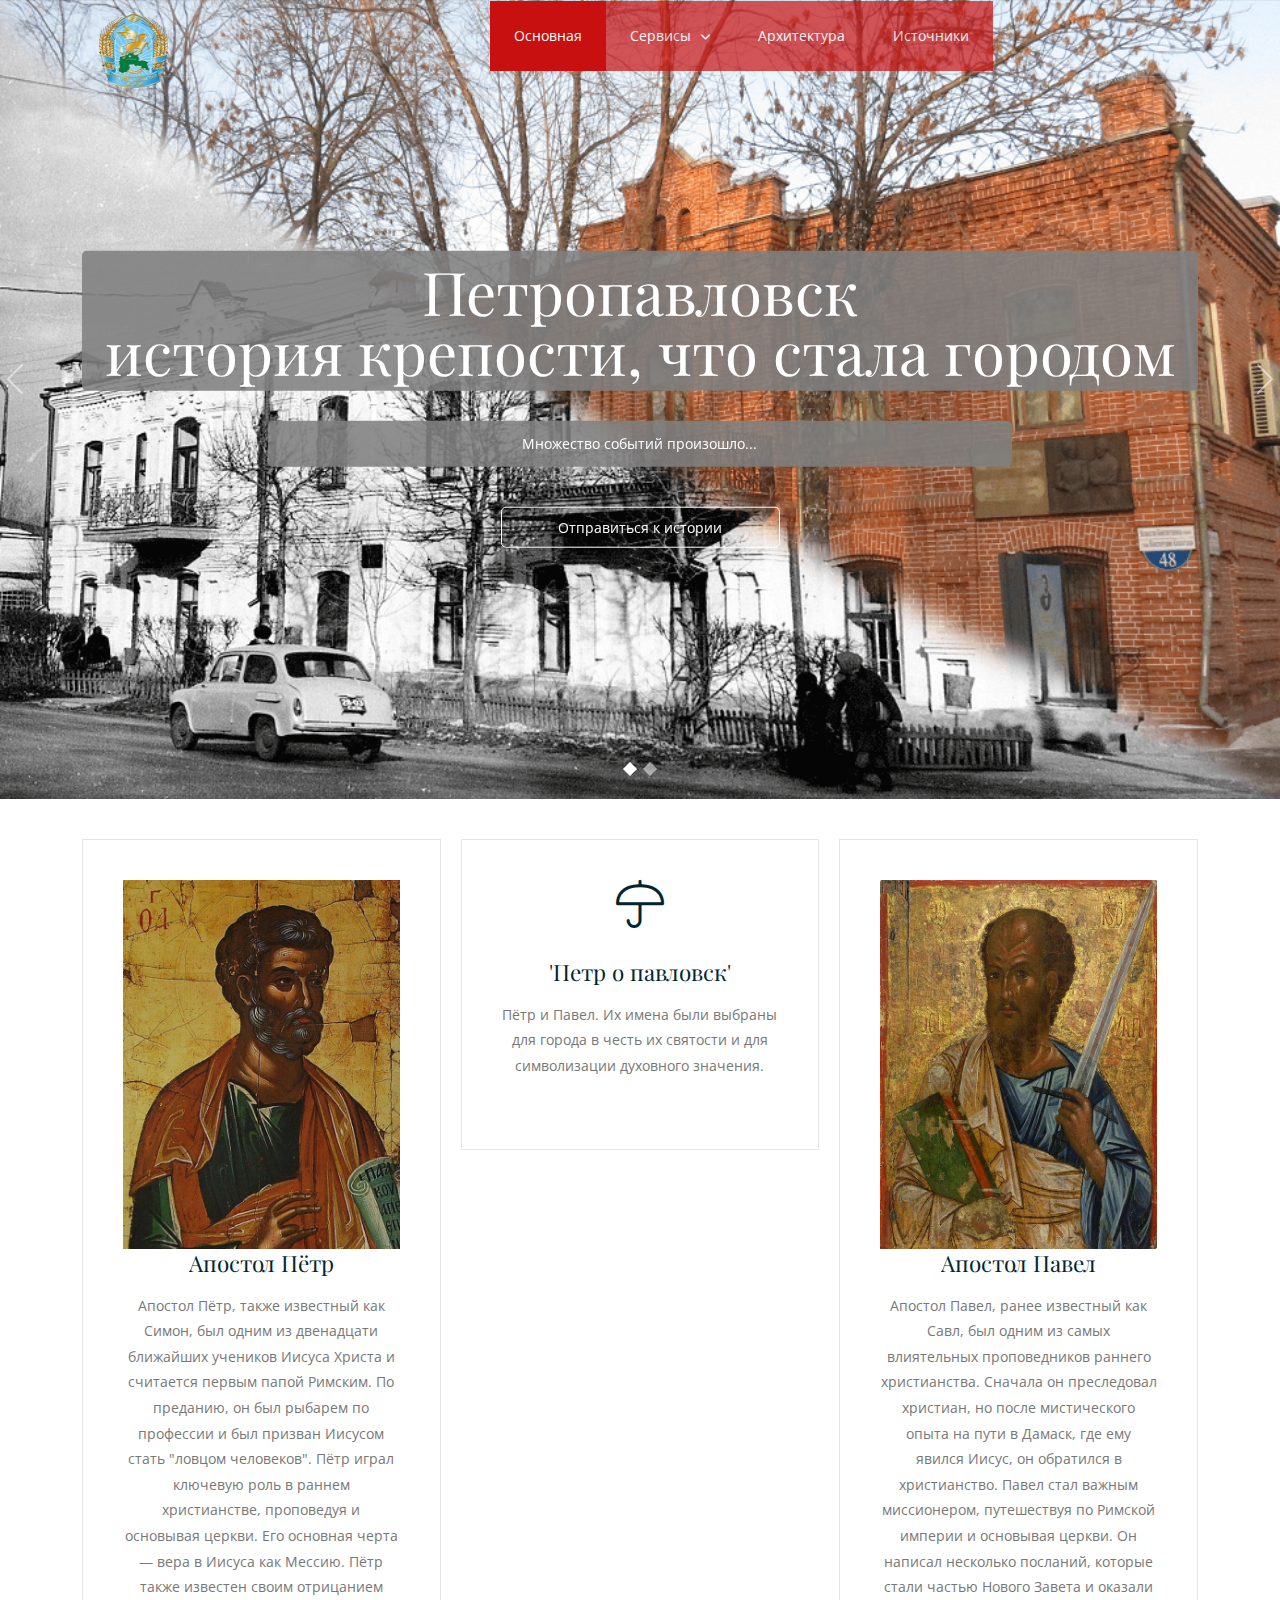
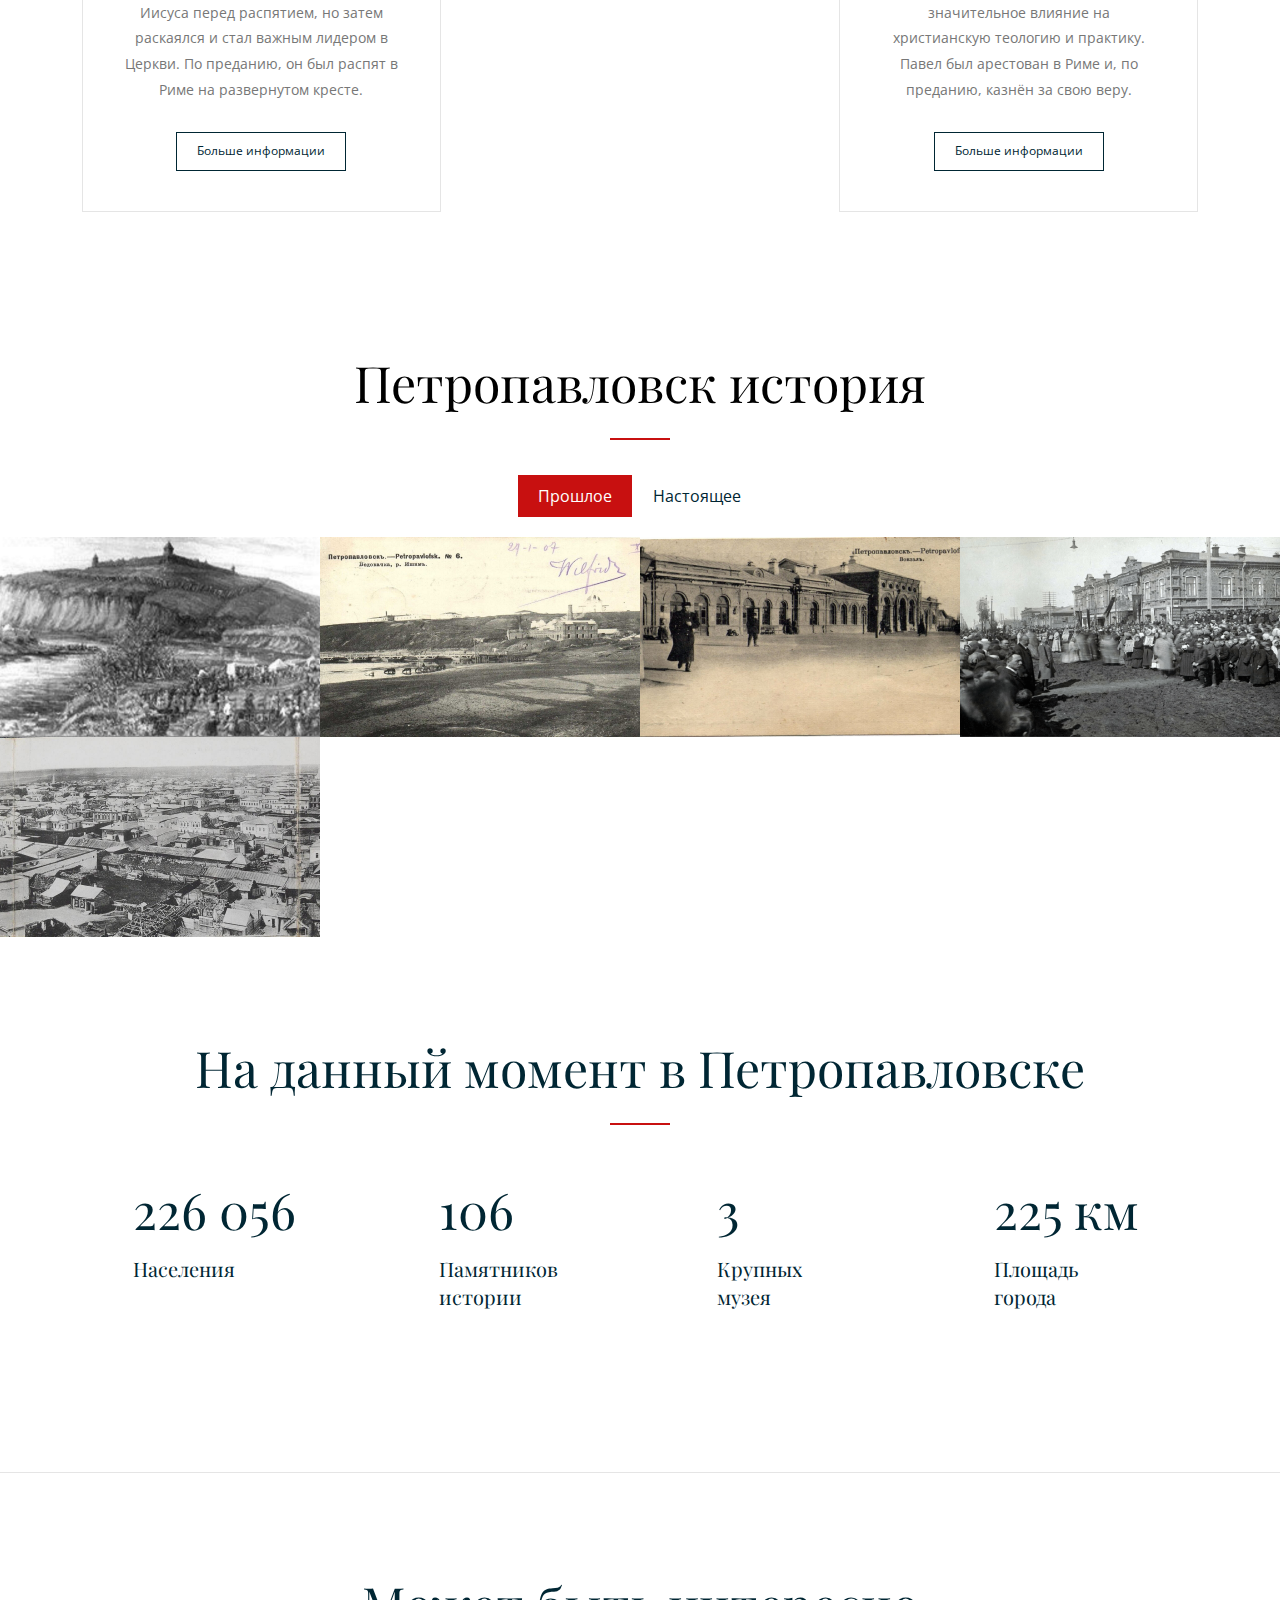
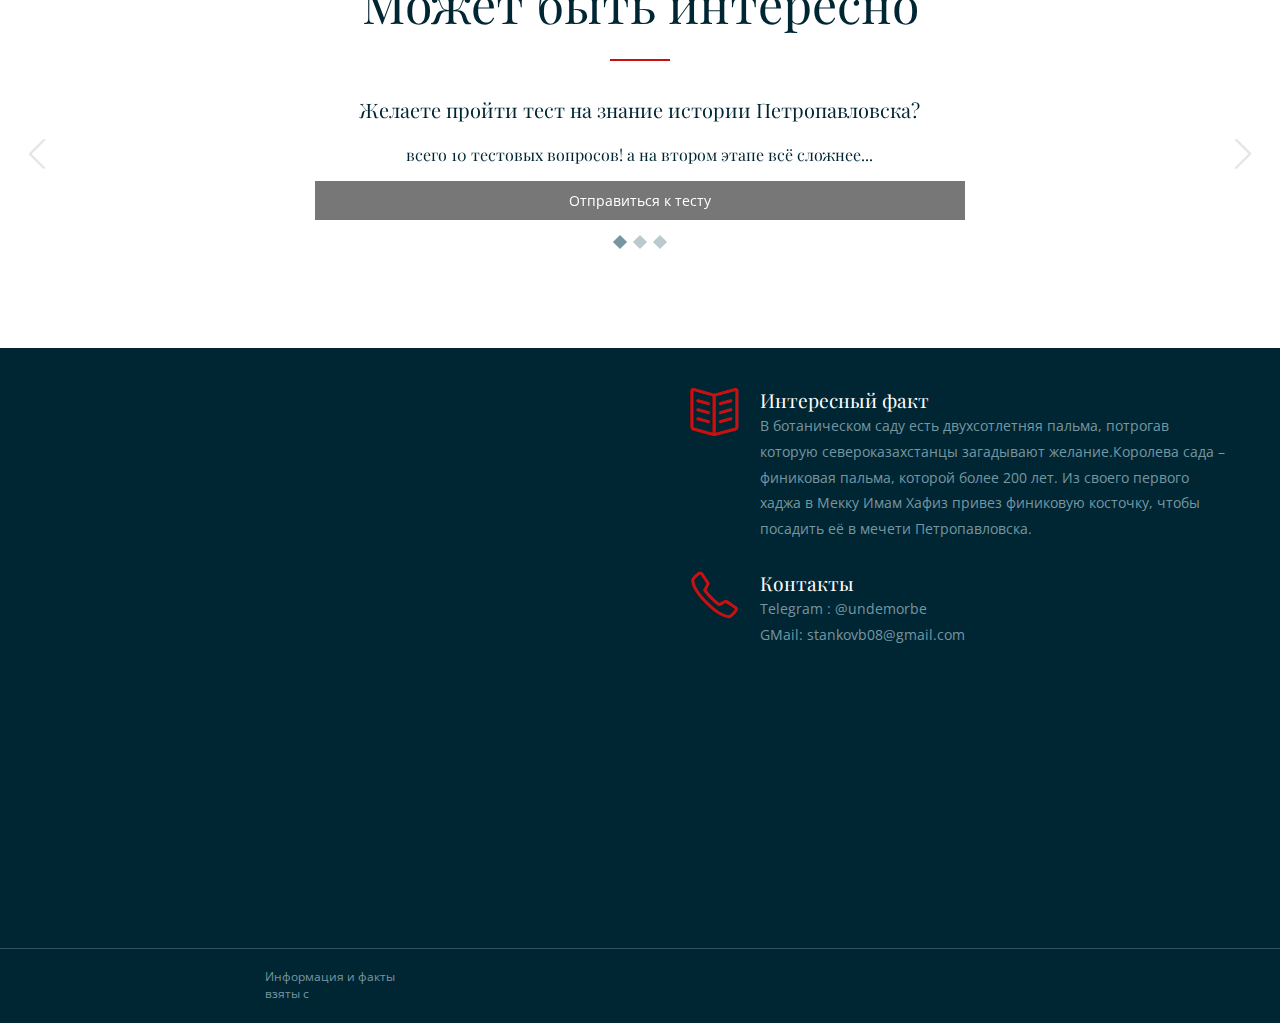
<file: index.html>
<!DOCTYPE html>
<html lang="en-US">

<head>
    <meta charset="UTF-8">
    <meta name="viewport" content="width=device-width,initial-scale=1">
    <title>Петропавловск: основная страница</title>
    <link rel="stylesheet" href="css/components.css">
    <link rel="stylesheet" href="css/icons.css">
    <link rel="stylesheet" href="css/responsee.css">
    <link rel="stylesheet" href="owl-carousel/owl.carousel.css">
    <link rel="stylesheet" href="owl-carousel/owl.theme.css">
    <link rel="stylesheet" href="css/style.css">
    <link href="https://fonts.googleapis.com/css?family=Playfair+Display&subset=latin,latin-ext" rel="stylesheet"
        type="text/css">
    <link href="https://fonts.googleapis.com/css?family=Open+Sans:400,300,700,800&subset=latin,latin-ext"
        rel="stylesheet" type="text/css">
    <script type="text/javascript" src="js/jquery-1.8.3.min.js"></script>
    <script type="text/javascript" src="js/jquery-ui.min.js"></script>
</head>

<body class="size-1140"><!-- HEADER -->
    <header role="banner" class="position-absolute"><!-- Top Navigation -->
        <nav class="background-transparent background-transparent-hightlight full-width sticky">
            <div class="s-12 l-2"><a href="index.html" class="logo"><!-- Logo White Version --> <img class="logo-white"
                        src="assets/skoGERB.png" style="width:auto;height:auto" alt=""><!-- Logo Dark Version --> <img
                        class="logo-dark" src="assets/petroGERB.png" style="width:auto;height:auto" alt=""></a></div>
            <div class="top-nav s-12 l-10 ">
                <ul class="right chevron">
                    <li><a href="index.html" class="main-link" style="background-color: #C81010;">Основная</a></li>
                    <li><a class="main-link">Сервисы</a>
                        <ul>
                            <li><a class="main-link">История</a>
                                <ul>
                                    <li><a href="petro1740-1897.html" class="main-link">1740 - 1897</a></li>
                                    <li><a href="petro1897-2000.html" class="main-link">1907 - 2000</a></li>
                                </ul>
                            </li>
                            <li><a class="main-link">Тесты</a>
                                <ul>
                                    <li><a href="test.html" class="main-link">1740 - 1907</a></li>
                                    <li><a href="test2.html" class="main-link">1907 - 2000</a></li>
                                </ul>
                            </li>
                        </ul>
                    </li>
                    <li><a href="architecture.html" class="main-link">Архитектура</a></li>
                    <li><a href="gallery.html" class="main-link">Источники</a></li>
                    <!-- <li><a href="contact.html">Контакт</a></li> -->
                </ul>
            </div>
        </nav>
    </header><!-- MAIN -->
    <main role="main"><!-- Main Header -->
        <header>
            <div class="carousel-default owl-carousel carousel-main carousel-nav-white background-dark text-center">
                <div class="item">
                    <div class="s-12"><img src="assets/HEADER01ITEM.png" alt="">
                        <div class="carousel-content">
                            <div class="content-center-vertical line">
                                <div class="margin-top-bottom-80"><!-- Title -->
                                    <h1
                                        class="text-white margin-bottom-30 text-size-60 text-m-size-30 text-line-height-1 transparent-bg">
                                        Петропавловск<br>история крепости, что стала городом</h1>
                                    <div class="s-12 m-10 l-8 center">
                                        <p class="text-white text-size-14 margin-bottom-40 transparent-bg">Множество
                                            событий произошло... </p>
                                    </div>
                                    <div class="line">
                                        <div class="s-12 m-12 l-3 center"><a
                                                class="button button-white-stroke s-12 transparent-bg"
                                                href="petro1740-1897.html">Отправиться к истории</a><!-- ЗАГОТОВКА -->
                                        </div>
                                    </div>
                                </div>
                            </div>
                        </div>
                    </div>
                </div>
                <div class="item">
                    <div class="s-12"><img src="assets/HEADER02ITEM.jpg" alt="">
                        <div class="carousel-content">
                            <div class="content-center-vertical line">
                                <div class="margin-top-bottom-80"><!-- Title -->
                                    <h1 class="text-white margin-bottom-30 text-size-60 text-m-size-30 text-line-height-1"
                                        style="background-color: hsla(0, 0%, 50%, 0.382);">
                                        Петропавловск<br>история крепости, пост-революции</h1>
                                    <div class="s-12 m-10 l-8 center">
                                        <p class="text-white text-size-14 margin-bottom-40 transparent-bg">Мир менялся
                                            стремительно, но что же было с Петропавловском?</p>
                                    </div>
                                    <div class="line">
                                        <div class="s-12 m-12 l-3 center"><a
                                                class="button button-white-stroke s-12 transparent-bg"
                                                href="petro1897-2000.html">Отправиться к истории</a></div>
                                    </div>
                                </div>
                            </div>
                        </div>
                    </div>
                </div>
            </div>
        </header><!-- Section 1 -->
        <section class="section-small-padding background-white text-center">
            <div class="line">
                <div class="margin">
                    <div class="s-12 m-12 l-4 margin-m-bottom">
                        <div class="padding-2x block-bordered"><img src="assets/apostolPETR.jpg" alt="">
                            <h2 class="text-thin">Апостол Пётр</h2>
                            <p class="margin-bottom-30">Апостол Пётр, также известный как Симон, был одним из двенадцати
                                ближайших учеников Иисуса Христа и считается первым папой Римским. По преданию, он был
                                рыбарем по профессии и был призван Иисусом стать "ловцом человеков". Пётр играл ключевую
                                роль в раннем христианстве, проповедуя и основывая церкви. Его основная черта — вера в
                                Иисуса как Мессию. Пётр также известен своим отрицанием Иисуса перед распятием, но затем
                                раскаялся и стал важным лидером в Церкви. По преданию, он был распят в Риме на
                                развернутом кресте.</p><a class="button button-dark-stroke text-size-12"
                                href="https://ru.wikipedia.org/wiki/%D0%90%D0%BF%D0%BE%D1%81%D1%82%D0%BE%D0%BB_%D0%9F%D1%91%D1%82%D1%80">Больше
                                информации</a>
                        </div>
                    </div>
                    <div class="s-12 m-12 l-4 margin-m-bottom">
                        <div class="padding-2x block-bordered"><i
                                class="icon-sli-umbrella icon3x text-dark center margin-bottom-30"></i>
                            <h2 class="text-thin">'Петр о павловск'</h2>
                            <p class="margin-bottom-30">Пётр и Павел. Их имена были выбраны для города в честь их
                                святости и для символизации духовного значения.</p>
                        </div>
                    </div>
                    <div class="s-12 m-12 l-4 margin-m-bottom">
                        <div class="padding-2x block-bordered"><img src="assets/apostolPAVEL.jpg" alt="">
                            <h2 class="text-thin">Апостол Павел</h2>
                            <p class="margin-bottom-30">Апостол Павел, ранее известный как Савл, был одним из самых
                                влиятельных проповедников раннего христианства. Сначала он преследовал христиан, но
                                после мистического опыта на пути в Дамаск, где ему явился Иисус, он обратился в
                                христианство. Павел стал важным миссионером, путешествуя по Римской империи и основывая
                                церкви. Он написал несколько посланий, которые стали частью Нового Завета и оказали
                                значительное влияние на христианскую теологию и практику. Павел был арестован в Риме и,
                                по преданию, казнён за свою веру.</p><a class="button button-dark-stroke text-size-12"
                                href="https://ru.wikipedia.org/wiki/%D0%90%D0%BF%D0%BE%D1%81%D1%82%D0%BE%D0%BB_%D0%9F%D0%B0%D0%B2%D0%B5%D0%BB">Больше
                                информации</a>
                        </div>
                    </div>
                </div>
            </div>
        </section><!-- Section 4 -->
        <section class="section-top-padding full-width">
            <h2 class="text-size-50 text-m-size-40 text-center">Петропавловск история</h2>
            <hr class="break-small background-primary break-center">
            <div class="tabs background-primary-hightlight">
                <div class="tab-item tab-active"><a class="tab-label active-btn">Прошлое</a>
                    <div class="tab-content lightbox-gallery">
                        <div class="s-12 m-6 l-3"><a class="image-with-hover-overlay image-hover-zoom"
                                href="petro1740-1897.html">
                                <div class="image-hover-overlay background-primary">
                                    <div class="image-hover-overlay-content text-center padding-2x">
                                        <h2 class="text-thin">Начало истории 1740</h2>
                                        <p>С чего всё началось и как было решено.</p>
                                    </div>
                                </div><img src="assets/past_section/ravnin.jpg" alt="" title="PAST Image 3">
                            </a></div>
                        <div class="s-12 m-6 l-3"><a class="image-with-hover-overlay image-hover-zoom"
                                href="petro1740-1897.html#1807">
                                <div class="image-hover-overlay background-primary">
                                    <div class="image-hover-overlay-content text-center padding-2x">
                                        <h2 class="text-thin">Крепость стала городом - 1807</h2>
                                        <p>Столько всего произошло ,но это лишь одна восьмая</p>
                                    </div>
                                </div><img src="assets/past_section/past04.jpg" alt="" title="PAST Image 3 + 1">
                            </a></div>
                        <div class="s-12 m-6 l-3"><a class="image-with-hover-overlay image-hover-zoom"
                                href="petro1740-1897.html#итог">
                                <div class="image-hover-overlay background-primary">
                                    <div class="image-hover-overlay-content text-center padding-2x">
                                        <h2 class="text-thin">Итог дореволюционного Петропавловска</h2>
                                        <p>Для самых ленивых</p>
                                    </div>
                                </div><img src="assets/past_section/past01.jpg" alt="" title="PAST Image 3">
                            </a></div>
                        <div class="s-12 m-6 l-3"><a class="image-with-hover-overlay image-hover-zoom"
                                href="architecture.html">
                                <div class="image-hover-overlay background-primary">
                                    <div class="image-hover-overlay-content text-center padding-2x">
                                        <h2 class="text-thin">Архитектура прошлого Петропавловска</h2>
                                        <p>сравни с нынешней</p>
                                    </div>
                                </div><img src="assets/past_section/past05.png" alt="" title="PAST Image4">
                            </a></div>
                        <div class="s-12 m-6 l-3"><a class="image-with-hover-overlay image-hover-zoom" href="test.html">
                                <div class="image-hover-overlay background-primary">
                                    <div class="image-hover-overlay-content text-center padding-2x">
                                        <h2 class="text-thin">Может тестик пройдём?</h2>
                                        <p>Легкий тестик.</p>
                                    </div>
                                </div><img src="assets/past_section/past03.jpg" alt="" title="PAST Image4">
                            </a></div>
                    </div>
                </div>
                <div class="tab-item"><!-- НАСТОЯЩЕЕЕЕЕЕЕЕЕЕЕЕЕЕЕЕЕЕЕЕЕЕЕЕЕЕЕЕЕЕЕЕЕЕЕЕЕЕЕЕЕЕЕЕЕЕЕЕЕЕЕЕ --> <a
                        class="tab-label">Настоящее</a>
                    <div class="tab-content lightbox-gallery">
                        <div class="s-12 m-6 l-3"><a class="image-with-hover-overlay image-hover-zoom"
                                href="assets/now_section/now1.jpg">
                                <div class="image-hover-overlay background-primary">
                                    <div class="image-hover-overlay-content text-center padding-2x">
                                        <h2 class="text-thin">Крупный тц</h2>
                                        <p>В Петропавловске множество интересных мест, что стоит посетить! Множество ТЦ,
                                            музеев и т.п</p>
                                    </div>
                                </div><img src="assets/now_section/now1.jpg" alt="" title="PAST Image 3">
                            </a></div>
                        <div class="s-12 m-6 l-3"><a class="image-with-hover-overlay"
                                href="assets/now_section/now9.jpg">
                                <div class="image-hover-overlay background-primary">
                                    <div class="image-hover-overlay-content text-center padding-2x">
                                        <h2 class="text-thin">Музей</h2>
                                        <p>В здании, где когда-то были дом коммерсанта Аркеля и магазин купца Стрелова,
                                            сейчас расположен Северо-Казахстанский областной историко-краеведческий
                                            музей.</p>
                                    </div>
                                </div><img src="assets/now_section/now9.jpg" alt="" title="PAST Image 3 + 1">
                            </a></div>
                        <div class="s-12 m-6 l-3"><a class="image-with-hover-overlay image-hover-zoom"
                                href="assets/now_section/now4.jpg">
                                <div class="image-hover-overlay background-primary">
                                    <div class="image-hover-overlay-content text-center padding-2x">
                                        <h2 class="text-thin">Уникальность</h2>
                                        <p>Петропавловск – город удивительный. У него свой дух, своя харизма, его можно
                                            узнать из тысячи других.</p>
                                    </div>
                                </div><img src="assets/now_section/now4.jpg" alt="" title="PAST Image 3">
                            </a></div>
                        <div class="s-12 m-6 l-3"><a class="image-with-hover-overlay image-hover-zoom"
                                href="assets/now_section/now_4.jpg">
                                <div class="image-hover-overlay background-primary">
                                    <div class="image-hover-overlay-content text-center padding-2x">
                                        <h2 class="text-thin">Красота</h2>
                                        <p>Город любим горожанами, и это чувствуется сразу – он ухожен, красив, величав.
                                        </p>
                                    </div>
                                </div><img src="assets/now_section/now6.jpg" alt="" title="PAST Image4">
                            </a></div>
                        <div class="s-12 m-6 l-3"><a class="image-with-hover-overlay image-hover-zoom"
                                href="assets/now_section/now10.jpg">
                                <div class="image-hover-overlay background-primary">
                                    <div class="image-hover-overlay-content text-center padding-2x">
                                        <h2 class="text-thin">резиденция Абылай хана</h2>
                                        <p>В 1765 году на этом месте была построена ставка хана. оводом для ее
                                            возведения послужила необходимость быстро решать конфликтные вопросы,
                                            которые возникали при освоении переселенцами этих мест.</p>
                                    </div>
                                </div><img src="assets/now_section/now10.jpg" alt="" title="PAST Image4">
                            </a></div>
                        <div class="s-12 m-6 l-3"><a class="image-with-hover-overlay image-hover-zoom"
                                href="assets/now_section/now11.jpg">
                                <div class="image-hover-overlay background-primary">
                                    <div class="image-hover-overlay-content text-center padding-2x">
                                        <h2 class="text-thin">Стена памяти</h2>
                                        <p>Это Стена памяти жертвам политических репрессий. За годы репрессий 1465
                                            североказахстанцев были расстреляны, более 6 000 побывали в тюрьмах и
                                            ссылках.</p>
                                    </div>
                                </div><img src="assets/now_section/now11.jpg" alt="" title="PAST Image4">
                            </a></div>
                    </div>
                </div>
            </div>
        </section><!-- Section 3 -->
        <section class="section background-white">
            <div class="line">
                <h2 class="text-size-50 text-m-size-40 text-center">На данный момент в Петропавловске</h2>
                <hr class="break-small background-primary break-center">
                <div class="margin margin-top-bottom-50">
                    <div class="s-12 m-12 l-3">
                        <div class="block">
                            <div class="count-to"><span class="timer h1 text-size-50 text-m-size-40">226 056</span>
                                <p class="h1 text-size-20 margin-top-10 text-dark text-thin">Населения</p>
                            </div>
                        </div>
                    </div>
                    <div class="s-12 m-12 l-3">
                        <div class="block">
                            <div class="count-to"><span class="timer h1 text-size-50 text-m-size-40">106</span>
                                <p class="h1 text-size-20 margin-top-10 text-dark text-thin">Памятников <br> истории</p>
                            </div>
                        </div>
                    </div>
                    <div class="s-12 m-12 l-3">
                        <div class="block">
                            <div class="count-to"><span class="timer h1 text-size-50 text-m-size-40">3</span>
                                <p class="h1 text-size-20 margin-top-10 text-dark text-thin">Крупных⠀⠀⠀<br>музея</p>
                            </div>
                        </div>
                    </div>
                    <div class="s-12 m-12 l-3">
                        <div class="block">
                            <div class="count-to"><span class="timer h1 text-size-50 text-m-size-40">225 км</span>
                                <p class="h1 text-size-20 margin-top-10 text-dark text-thin">Площадь <br> города</p>
                            </div>
                        </div>
                    </div>
                </div>
            </div>
        </section>
        <hr class="break margin-top-bottom-0"><!-- Section 5 -->
        <section class="section background-white text-center">
            <div class="line">
                <h2 class="text-size-50 text-m-size-40 text-center">Может быть интересно</h2>
                <hr class="break-small background-primary break-center">
                <div class="carousel-default owl-carousel carousel-wide-arrows">
                    <div class="item">
                        <div class="s-12 m-12 l-7 center text-center">
                            <!-- <img class="image-testimonial-small" src="img/testimonials-04.png" alt=""> -->
                            <p class="h1 margin-bottom text-size-20">Желаете пройти тест на знание истории
                                Петропавловска?</p>
                            <p class="h1 text-size-16">всего 10 тестовых вопросов! а на втором этапе всё сложнее...</p>
                            <a class="button button-black-stroke s-12" href="test.html">Отправиться к тесту</a>
                        </div>
                    </div>
                    <div class="item">
                        <div class="s-12 m-12 l-7 center text-center">
                            <!-- <img class="image-testimonial-small" src="img/testimonials-05.png" alt=""> -->
                            <p class="h1 margin-bottom text-size-20">Желаете посмотреть источники?</p>
                            <p class="h1 text-size-16">источники с которых была взята информация</p><a
                                class="button button-black-stroke s-12" href="gallery.html">Отправиться к источникам</a>
                        </div>
                    </div>
                    <div class="item">
                        <div class="s-12 m-12 l-7 center text-center">
                            <!-- <img class="image-testimonial-small" src="img/testimonials-06.png" alt=""> -->
                            <p class="h1 margin-bottom text-size-20">Интересные места</p>
                            <p class="h1 text-size-16">отмечены на карте снизу! (советуем их посетить)</p>
                        </div>
                    </div>
                </div>
            </div>
        </section>
    </main><!-- FOOTER -->
    <footer><!-- Main Footer -->
        <section class="background-dark full-width"><!-- Map -->
            <div class="s-12 m-12 l-6 margin-m-bottom-2x"><iframe id="map_317066610" frameborder="0" width="100%"
                    height="600px"
                    sandbox="allow-modals allow-forms allow-scripts allow-same-origin allow-popups allow-top-navigation-by-user-activation"></iframe>
                <script
                    type="text/javascript">(function (M, R) { var d = document.getElementById(M); d.contentWindow.document.open(), d.contentWindow.document.write(atob(R)), d.contentWindow.document.close() })("map_317066610", "[base64]/[base64]/dm9pZCAwOnIucHJvcGVydGllcy5maWxsT3BhY2l0eSxjb2xvcjpudWxsPT09KG49ZSl8fHZvaWQgMD09PW4/dm9pZCAwOm4ucHJvcGVydGllcy5zdHJva2VDb2xvcix3ZWlnaHQ6bnVsbD09PShhPWUpfHx2b2lkIDA9PT1hP3ZvaWQgMDphLnByb3BlcnRpZXMuc3Ryb2tlV2lkdGgsb3BhY2l0eTpudWxsPT09KG89ZSl8fHZvaWQgMD09PW8/dm9pZCAwOm8ucHJvcGVydGllcy5zdHJva2VPcGFjaXR5fX0scG9pbnRUb0xheWVyOmZ1bmN0aW9uKGUsdCl7cmV0dXJuInJhZGl1cyJpbiBlLnByb3BlcnRpZXM/[base64]")</script>
            </div><!-- Колонна пред концом! -->
            <div class="s-12 m-12 l-6 margin-m-bottom-2x">
                <div class="padding-2x">
                    <div class="line">
                        <div class="float-left"><i class="icon-sli-book-open text-primary icon3x"></i></div>
                        <div class="margin-left-70 margin-bottom-30">
                            <h3 class="margin-bottom-0">Интересный факт</h3>
                            <p>В ботаническом саду есть двухсотлетняя пальма, потрогав которую североказахстанцы
                                загадывают желание.Королева сада – финиковая пальма, которой более 200 лет. Из своего
                                первого хаджа в Мекку Имам Хафиз привез финиковую косточку, чтобы посадить её в мечети
                                Петропавловска.</p>
                        </div>
                        <div class="float-left"><i class="icon-sli-phone text-primary icon3x"></i></div>
                        <div class="margin-left-70 margin-bottom-30">
                            <h3 class="margin-bottom-0">Контакты</h3>
                            <p>Telegram : @undemorbe<br>
                                GMail: stankovb08@gmail.com
                            </p>
                        </div>
                    </div>
                </div>
            </div>
        </section>
        <hr class="break margin-top-bottom-0" style="border-color:rgba(0,38,51,.8)"><!-- Bottom Footer -->
        <section class="padding background-dark full-width">
            <div class="s-12 l-6"><a class="right text-size-12" href="gallery.html" title="Information">Информация и
                    факты<br>взяты с</a></div>
            <!-- <div class="s-12 l-6"><a class="right text-size-12" href="/" title="???">???</a></div> -->
        </section>
    </footer>
    <script type="text/javascript" src="js/responsee.js"></script>
    <script type="text/javascript" src="owl-carousel/owl.carousel.js"></script>
    <script type="text/javascript" src="js/owl_nv.js"></script>
</body>

</html>
</file>
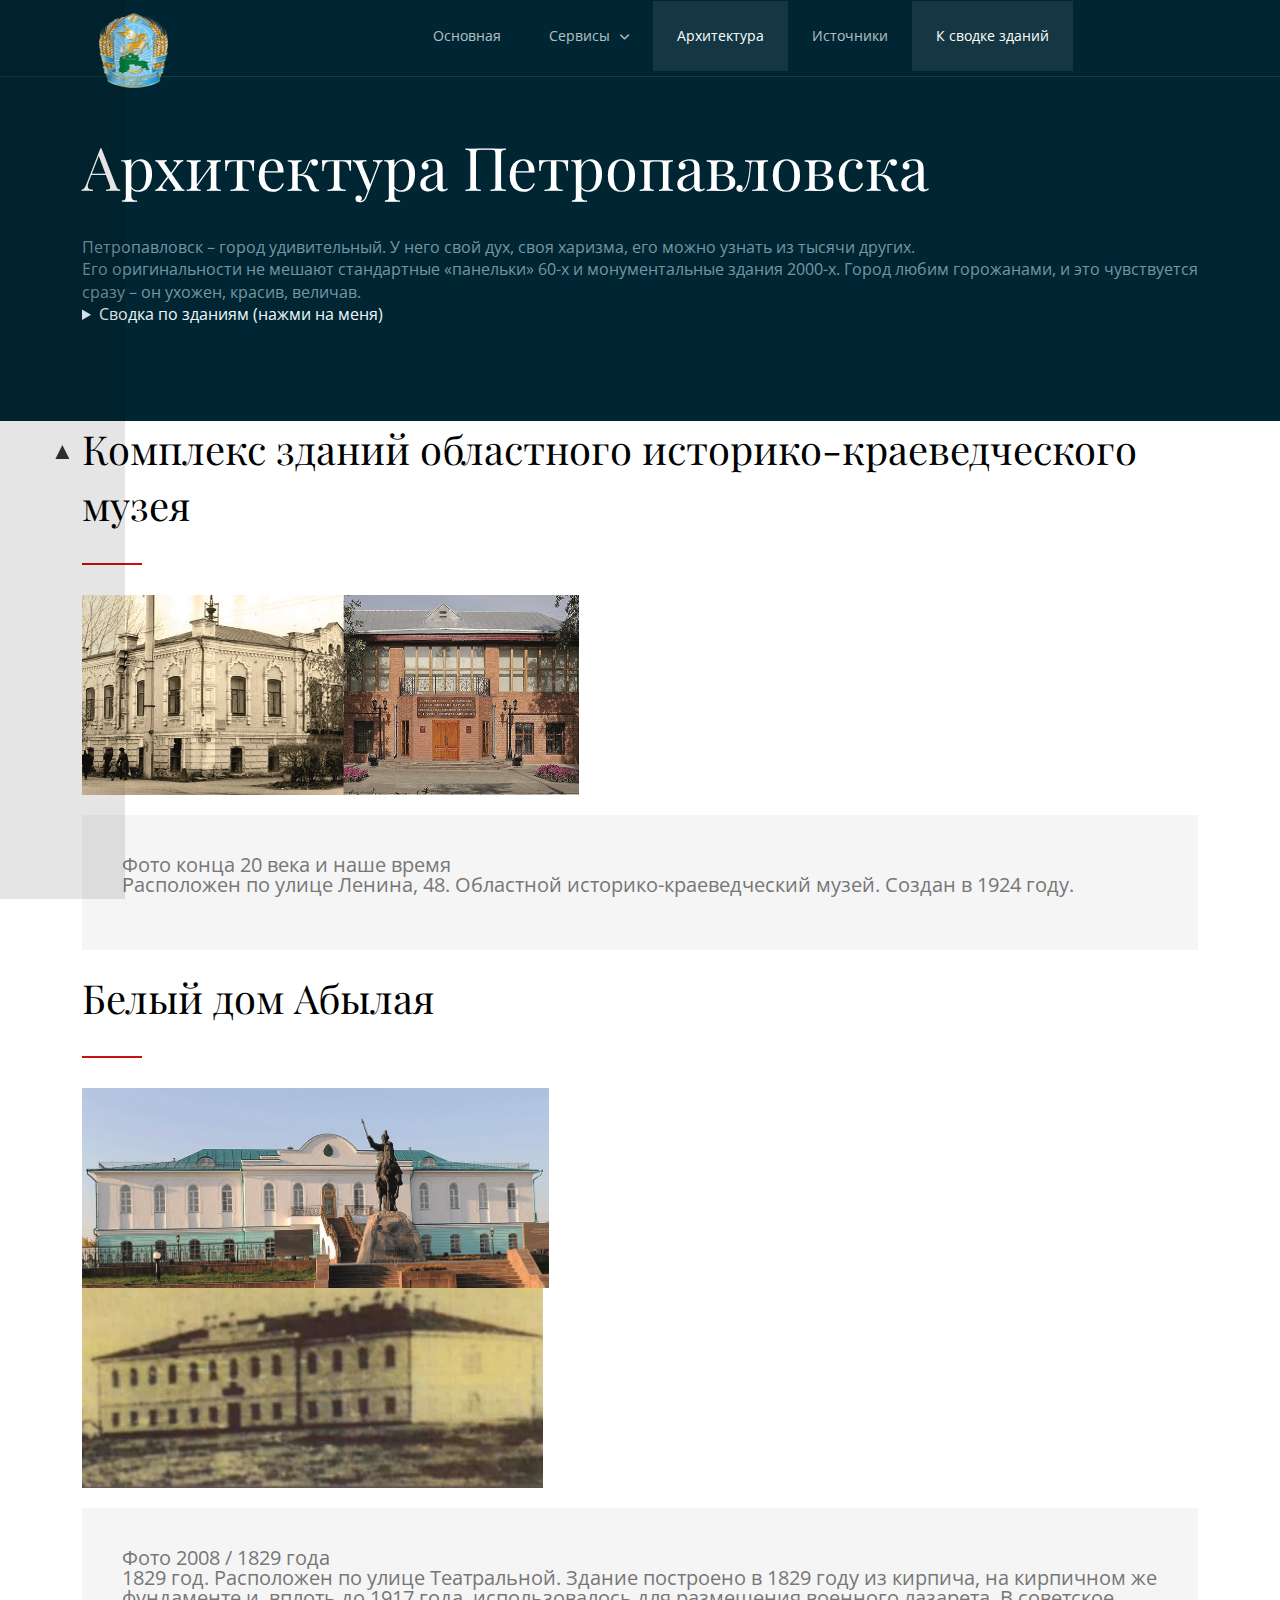
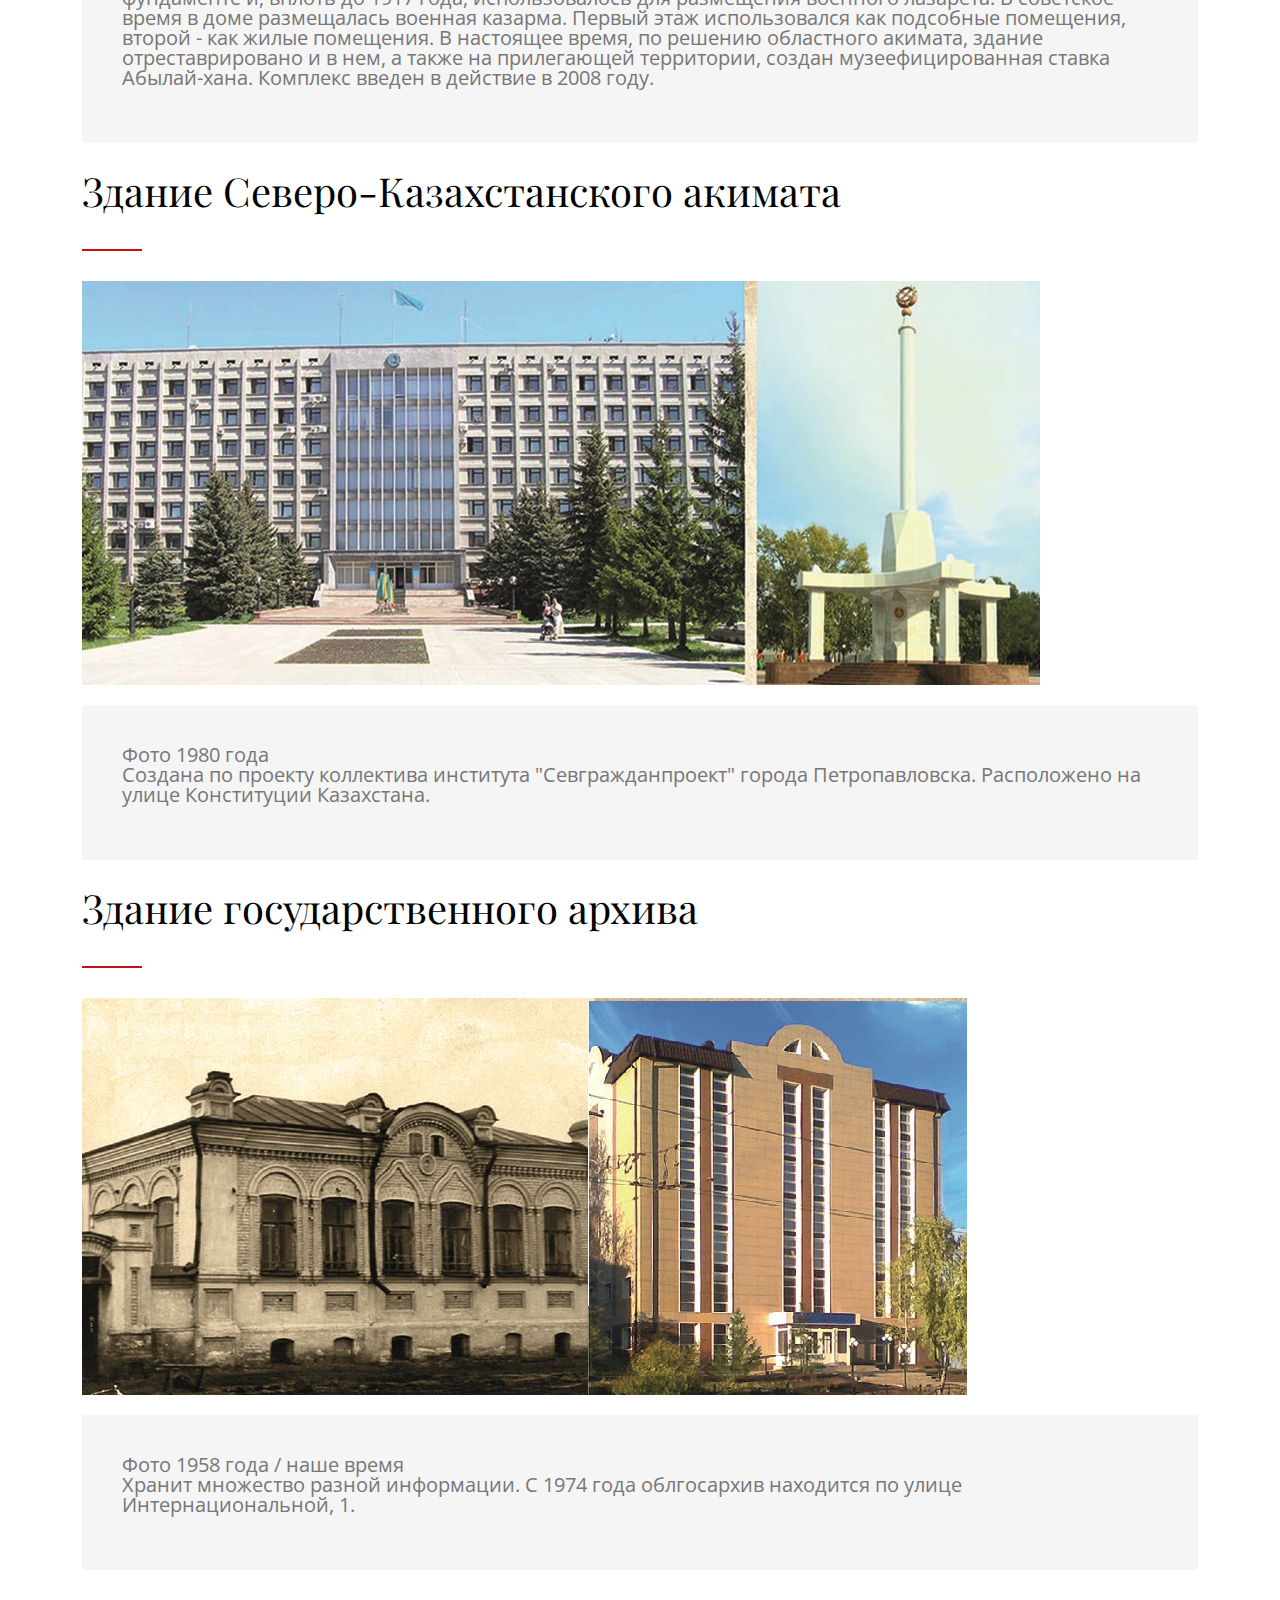
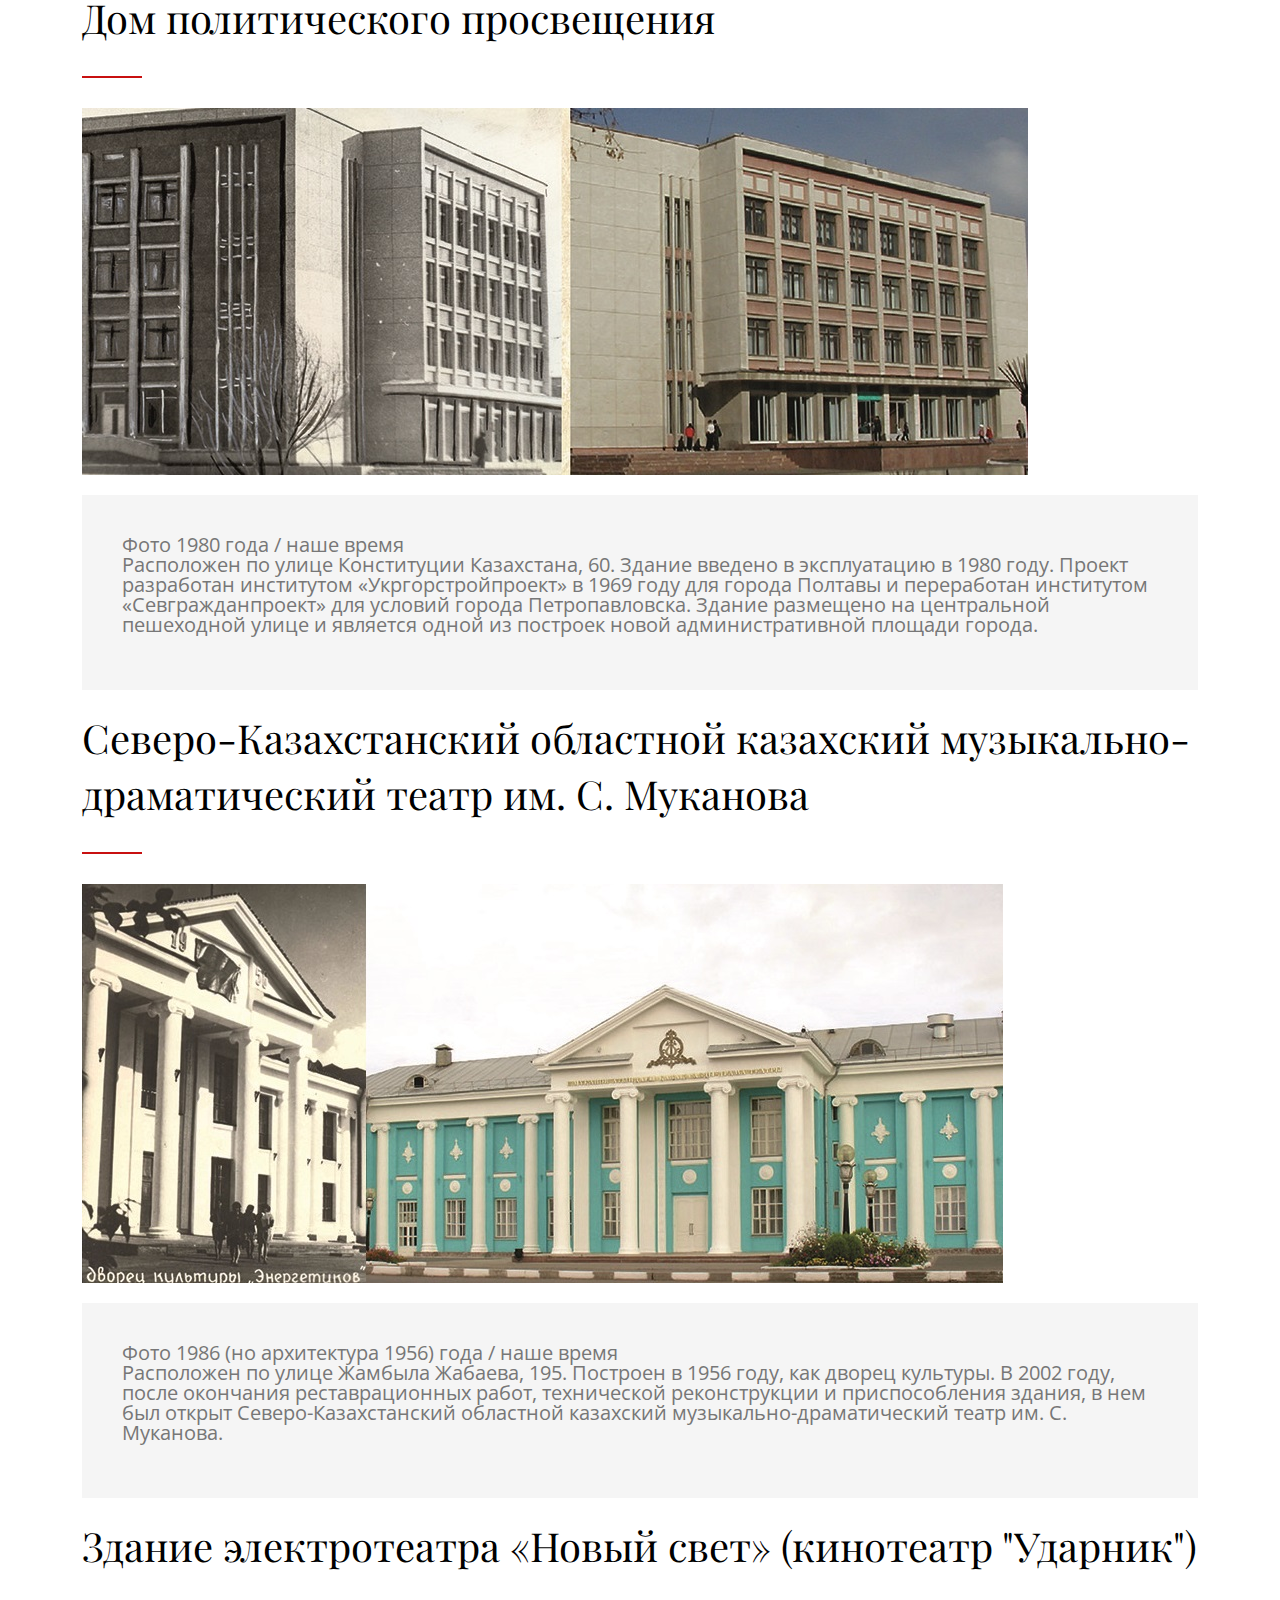
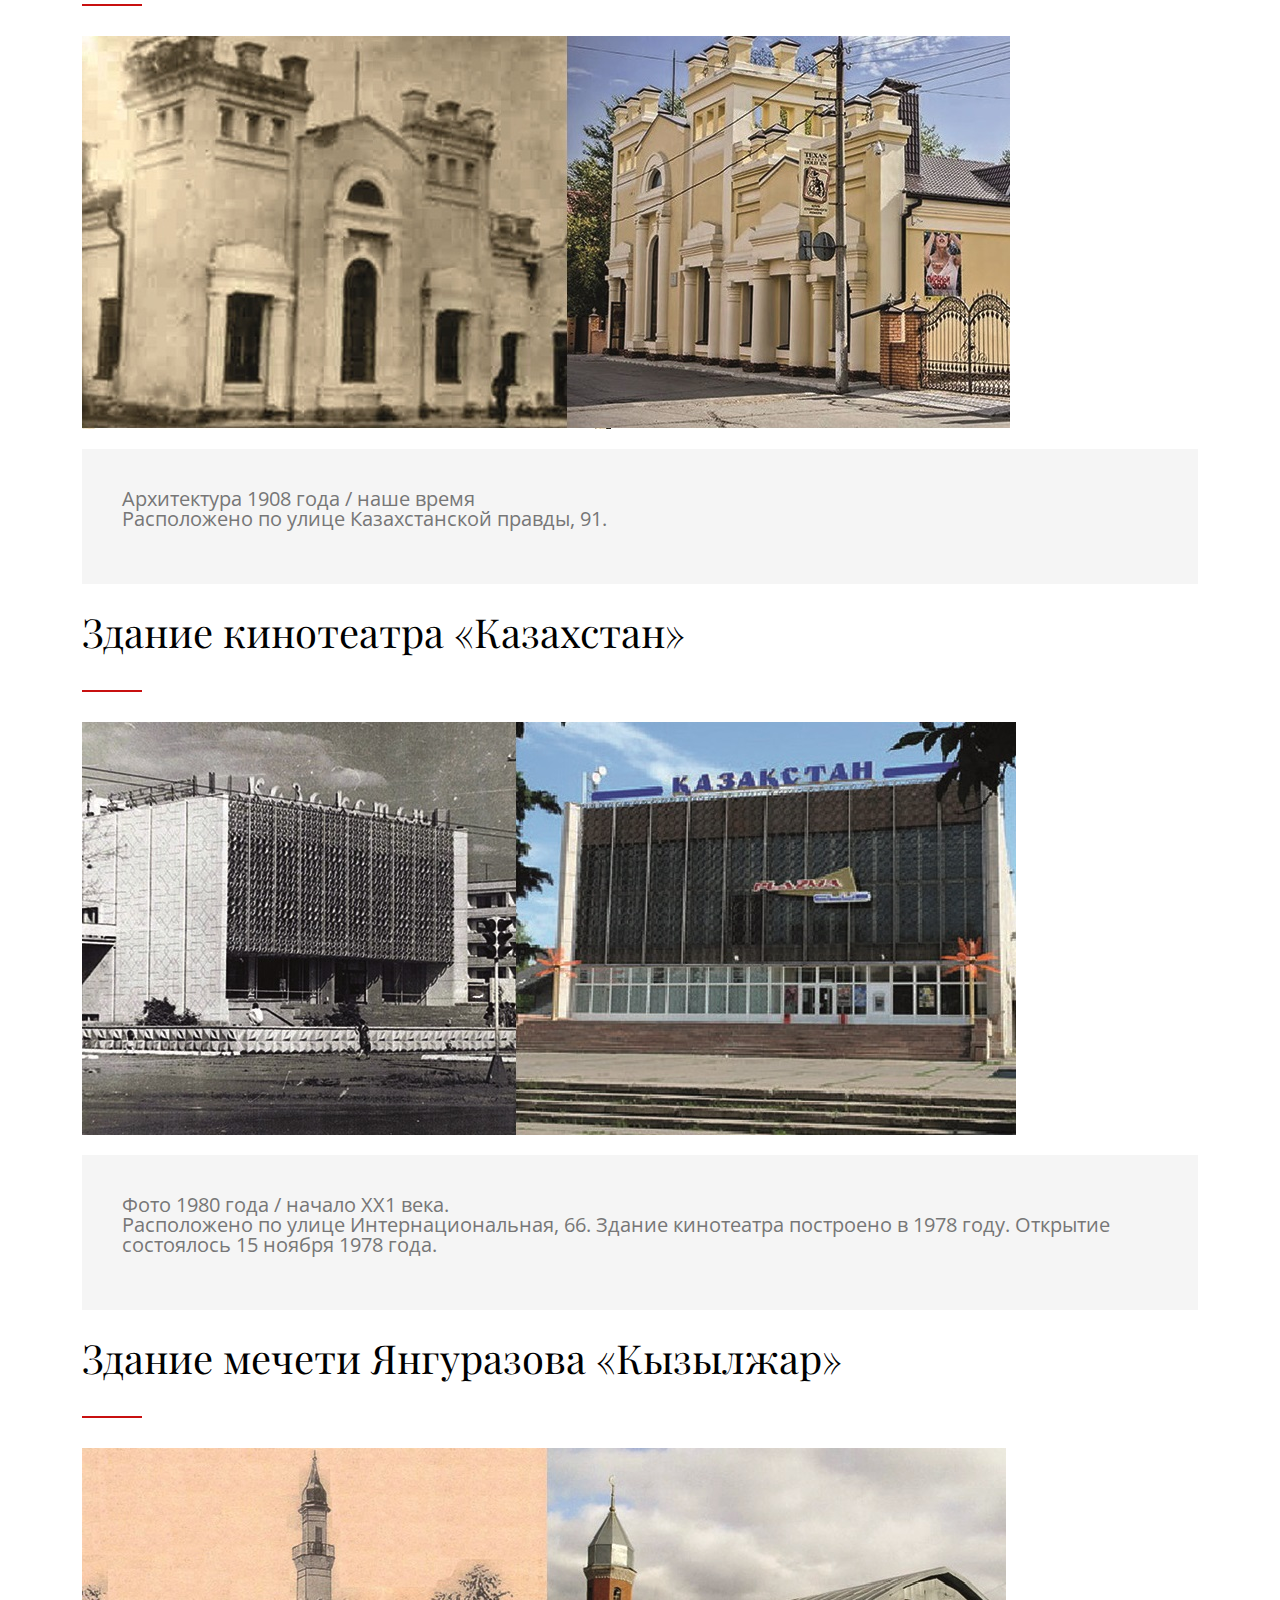
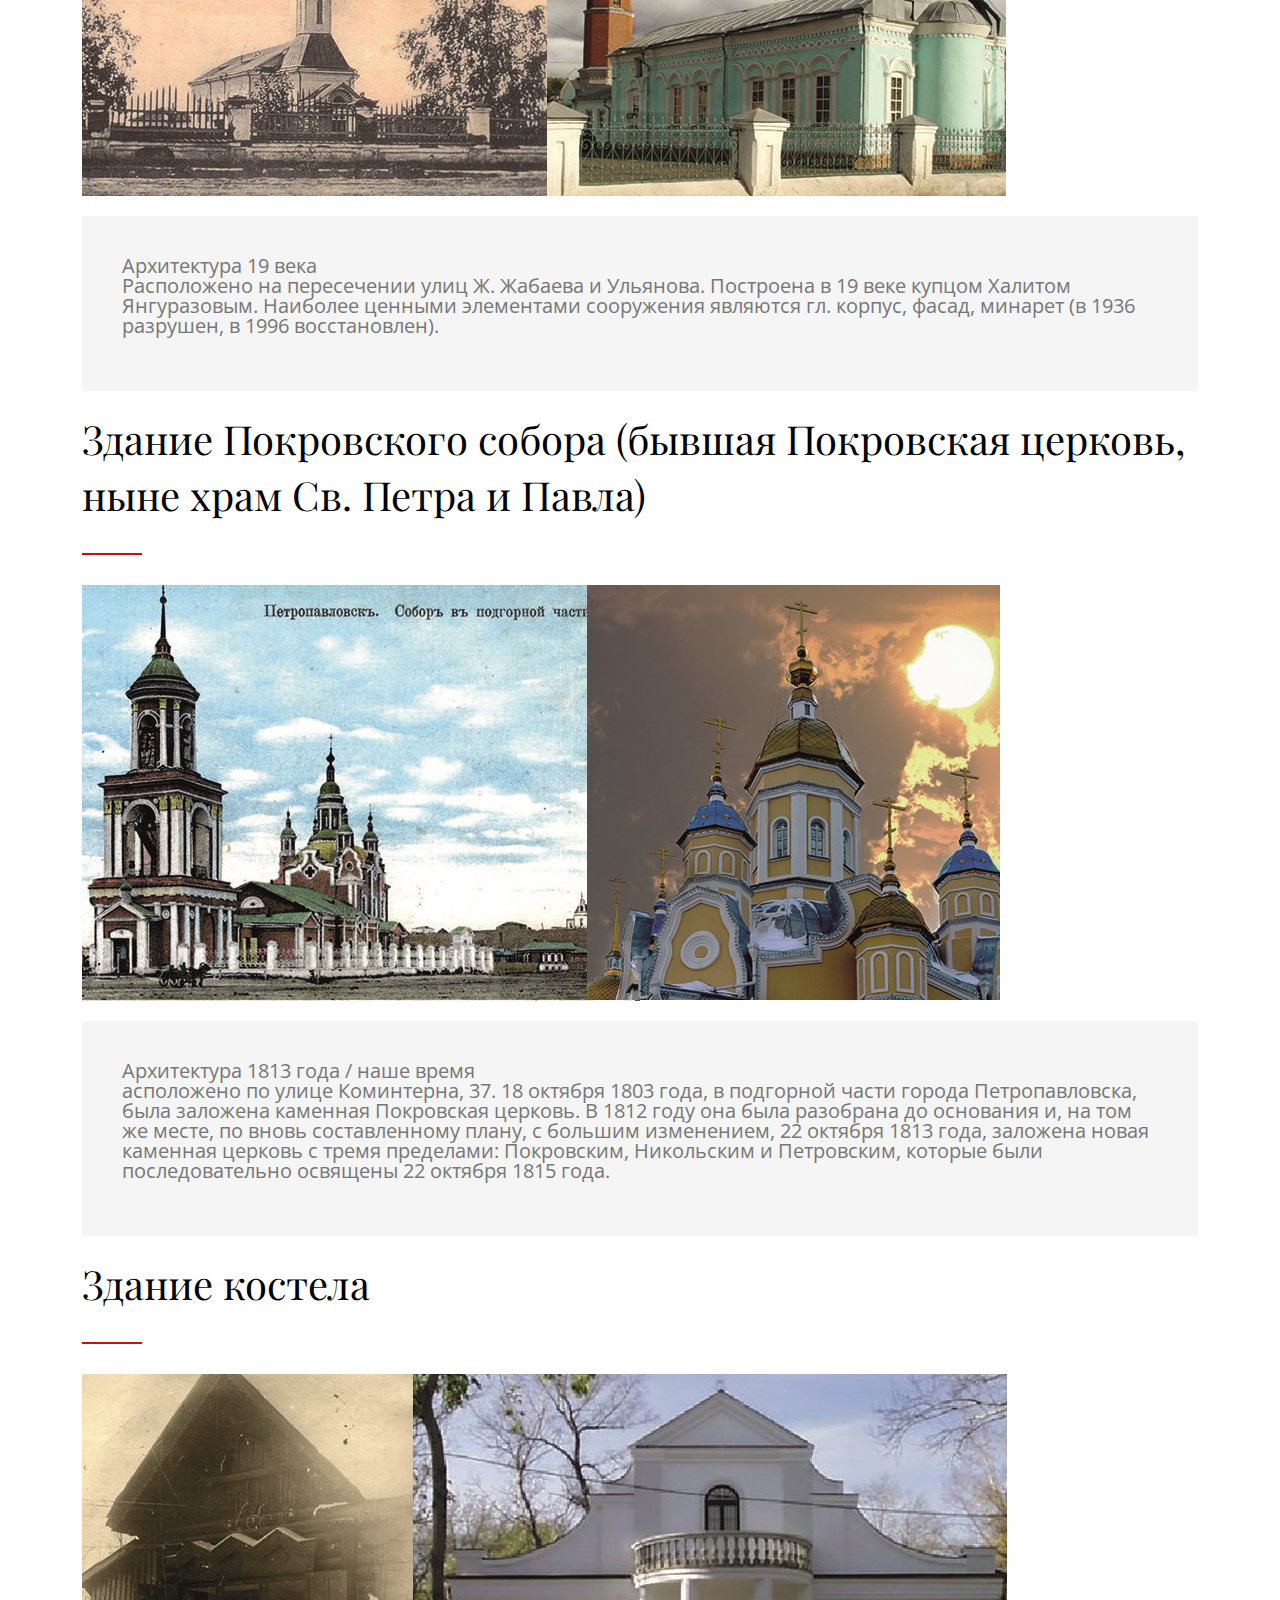
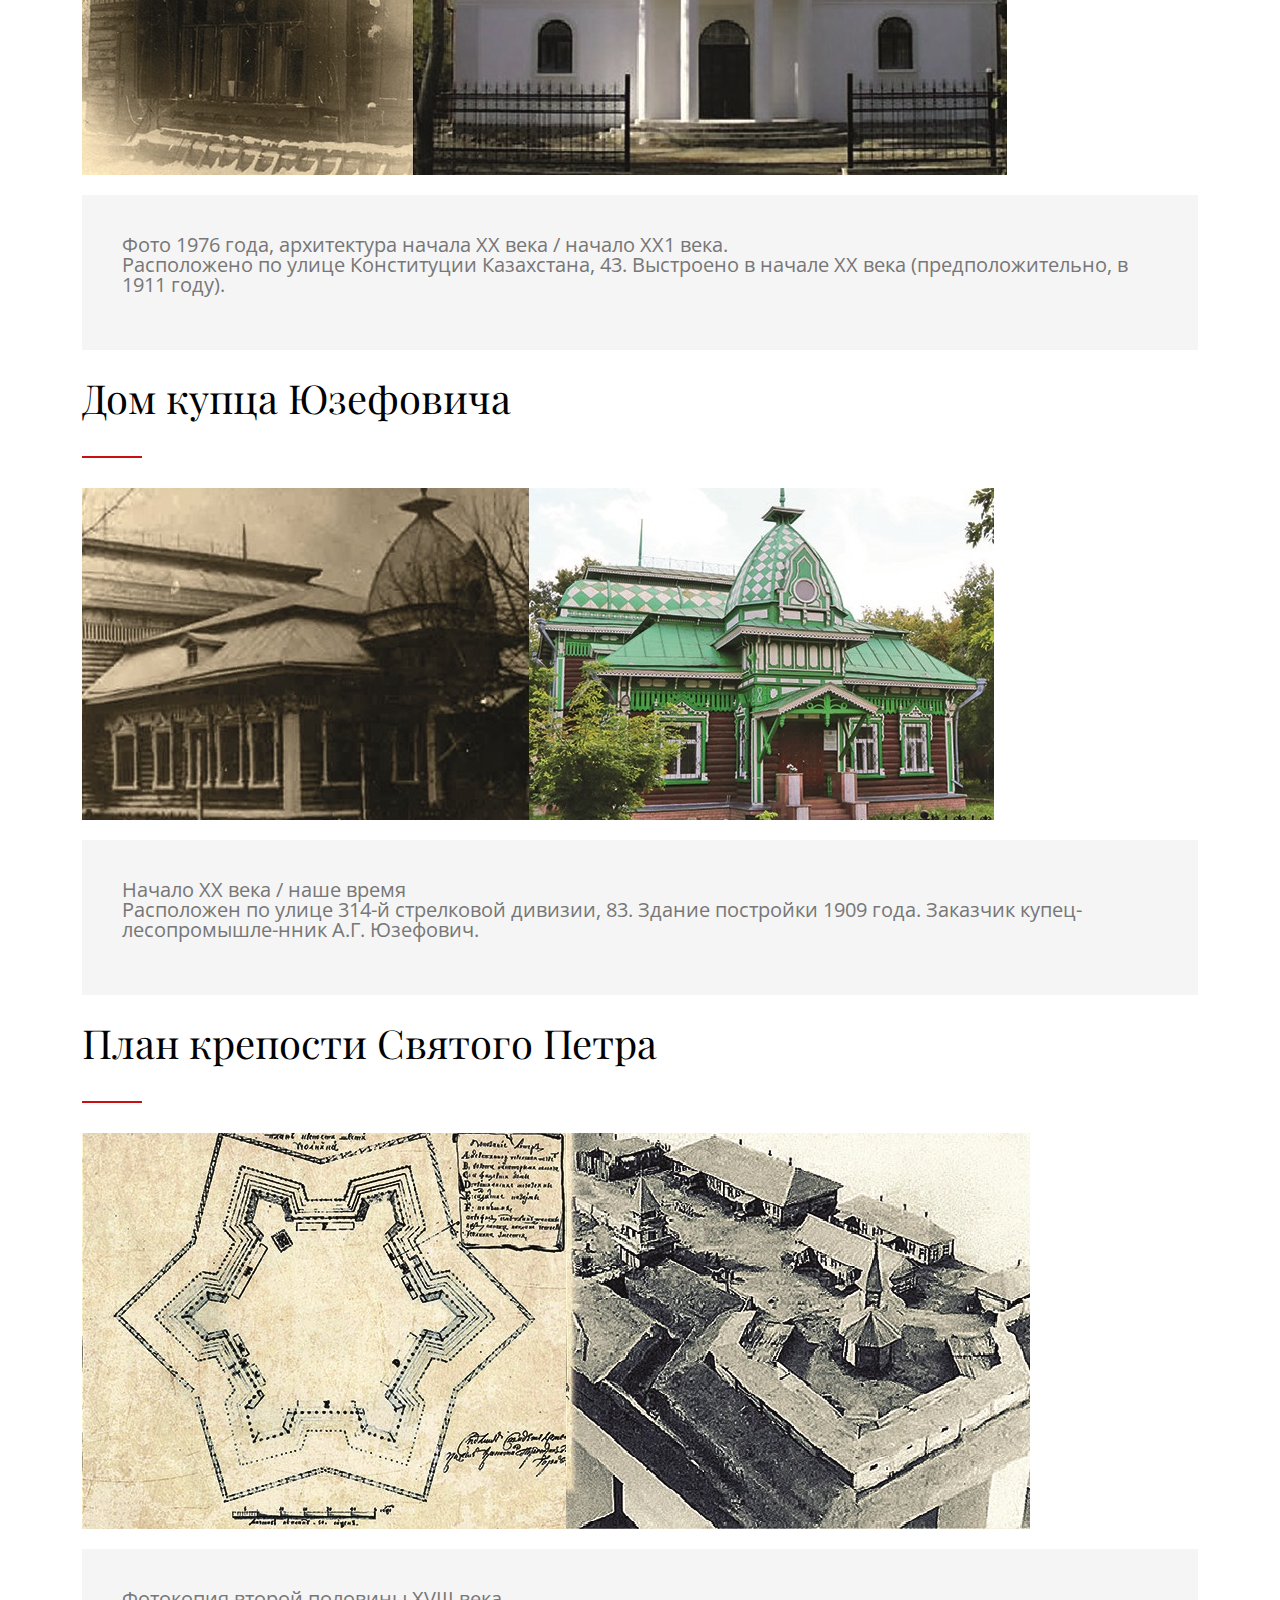
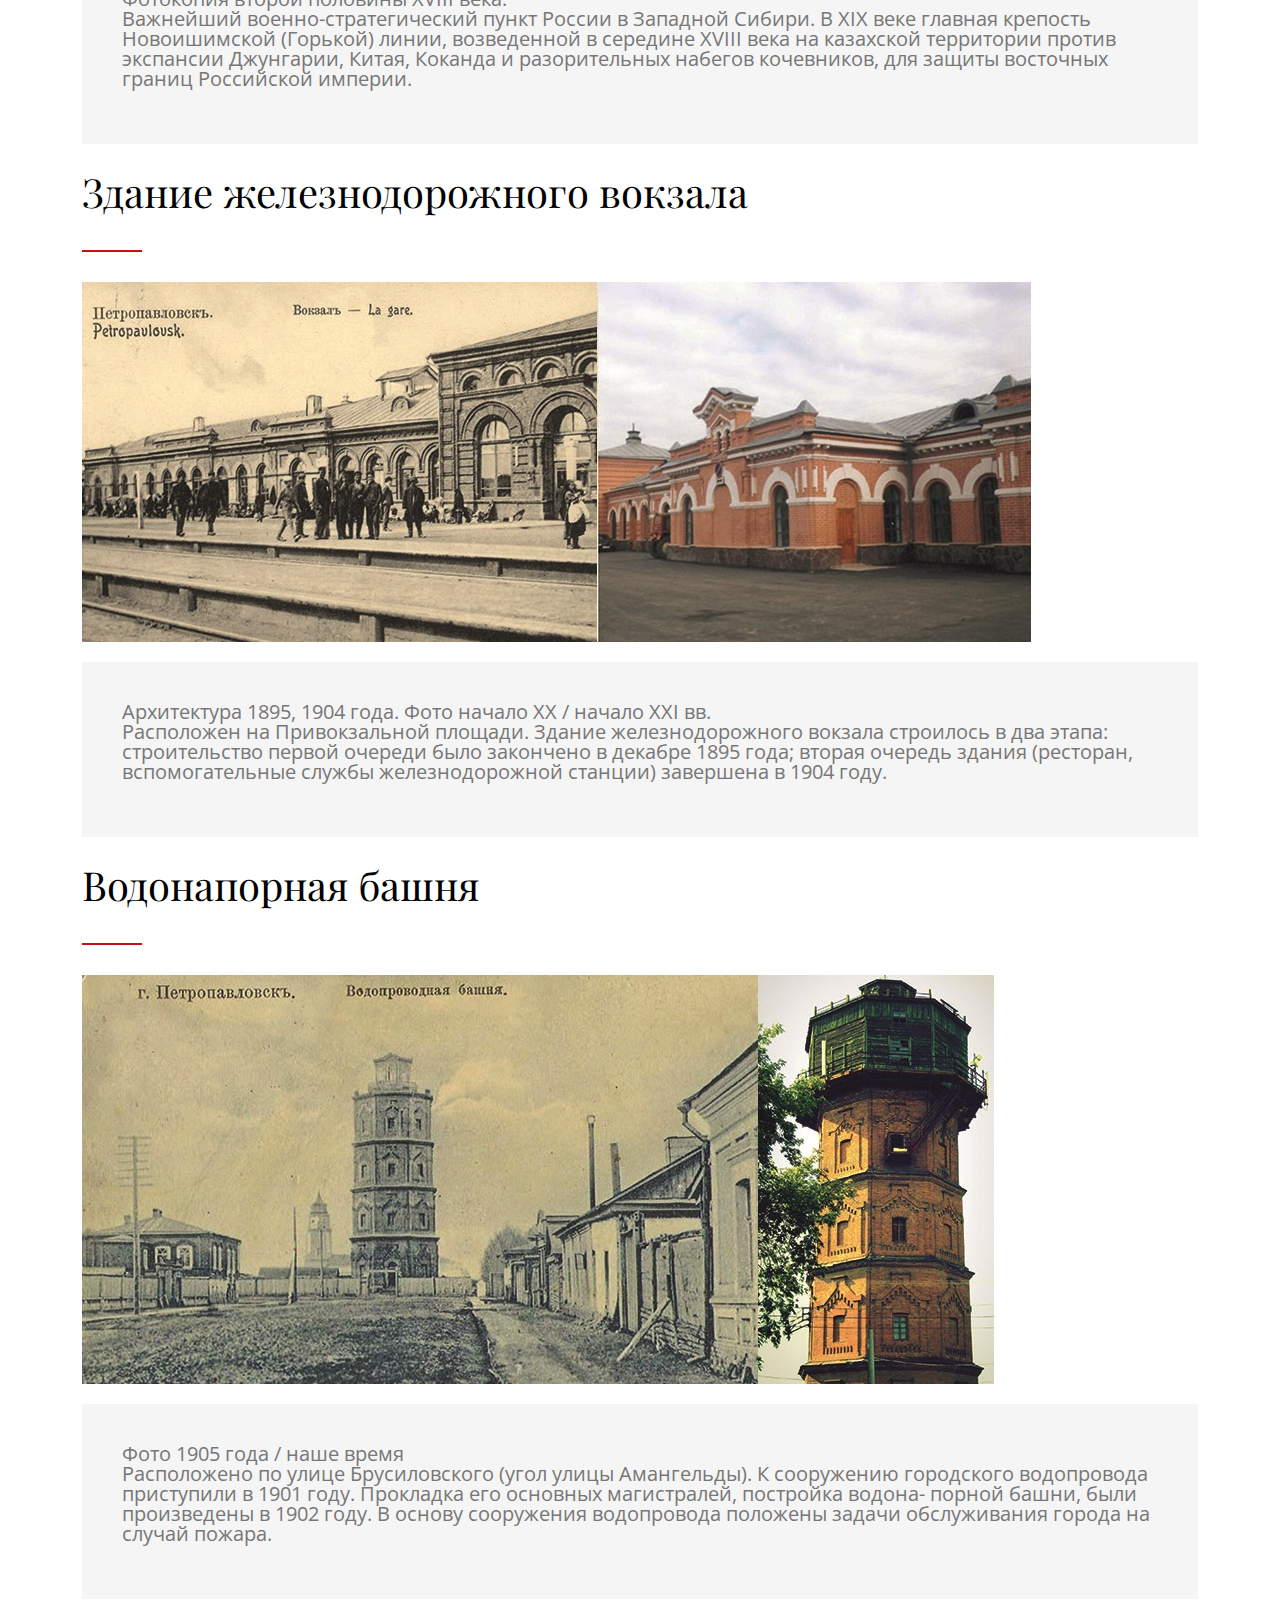
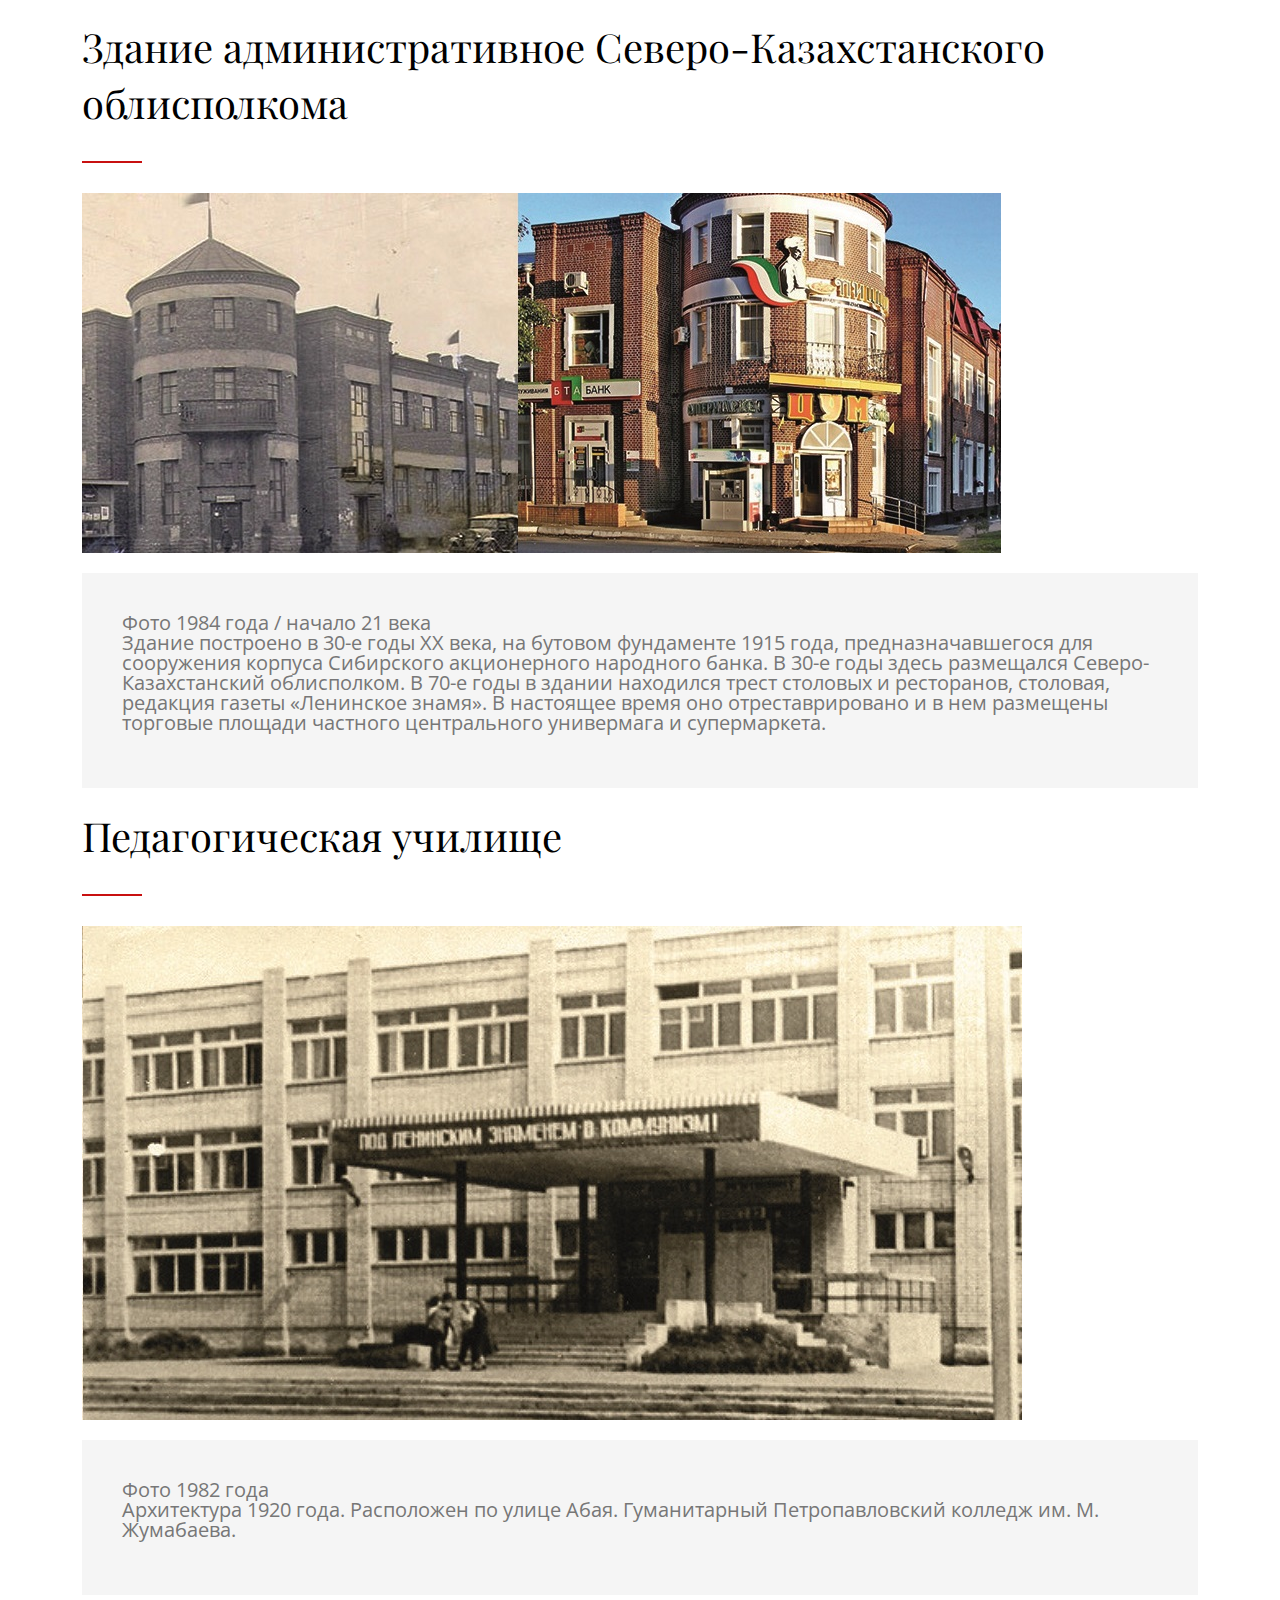
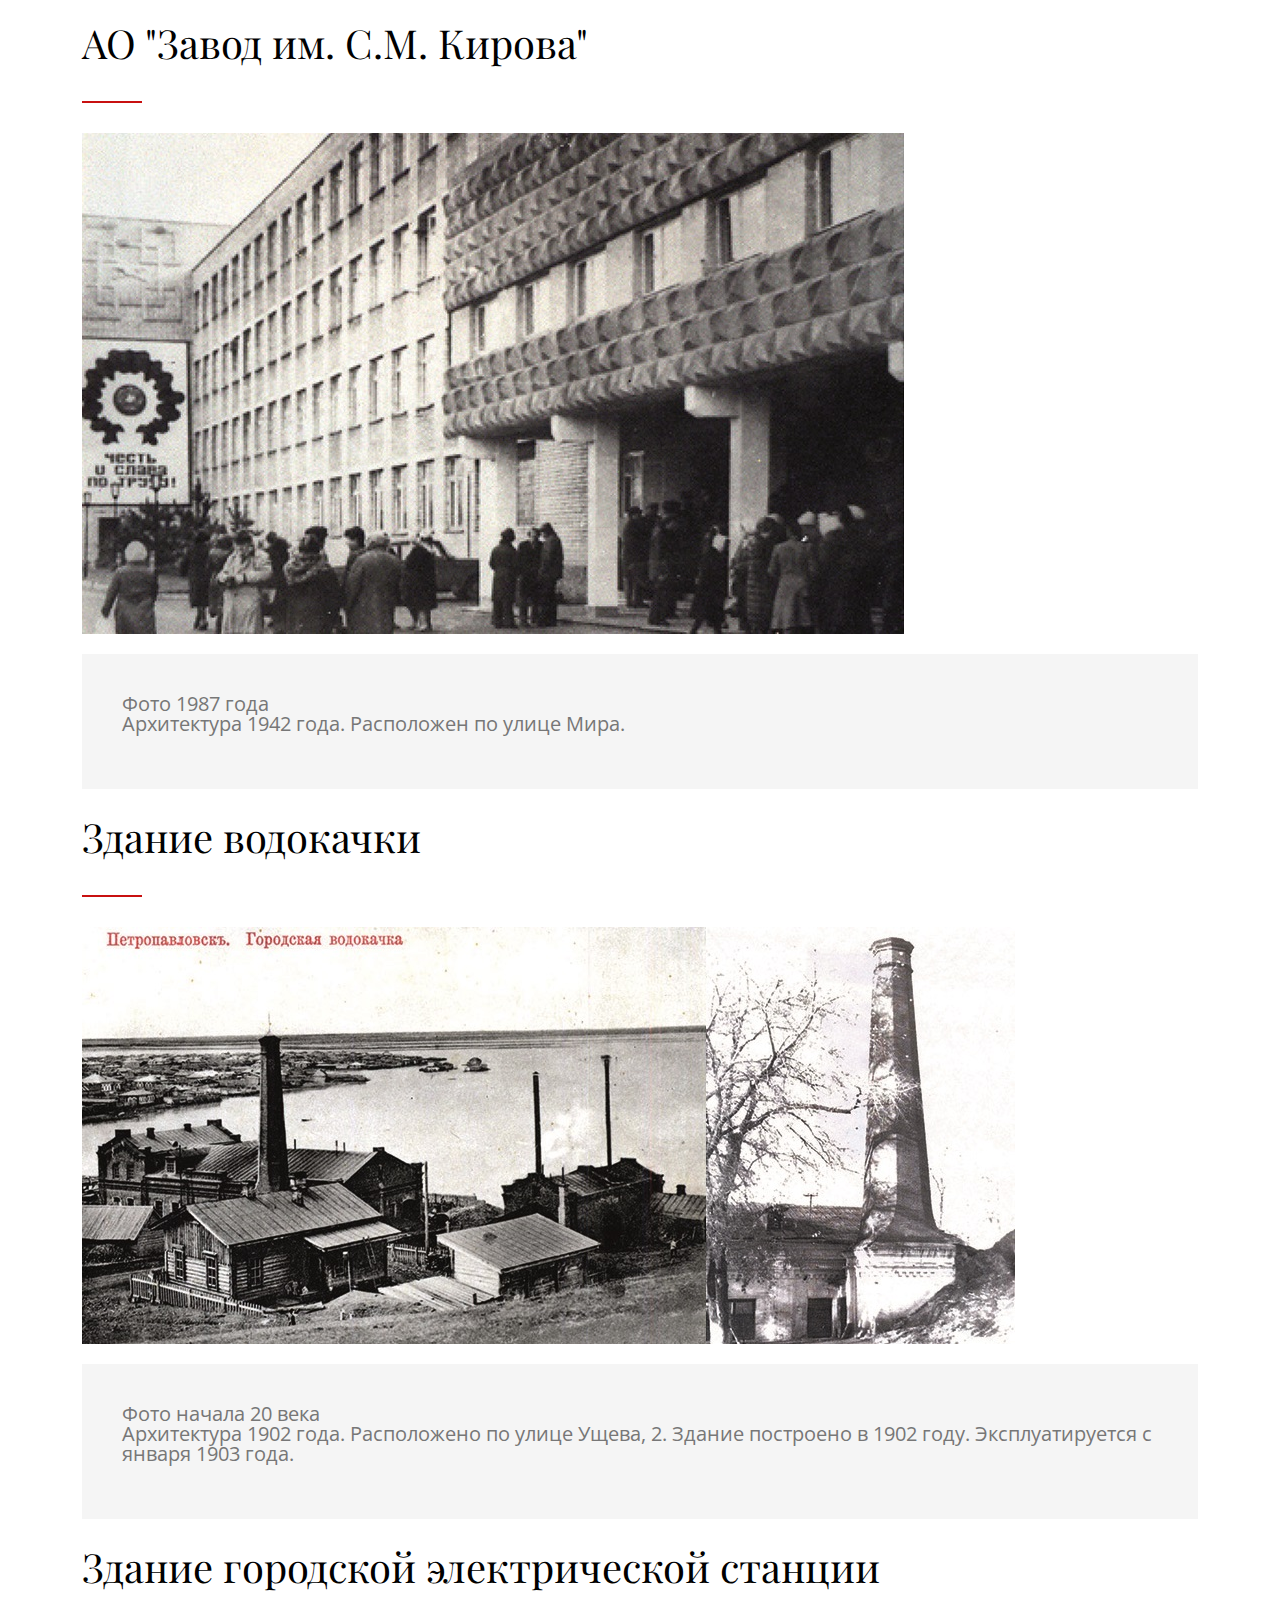
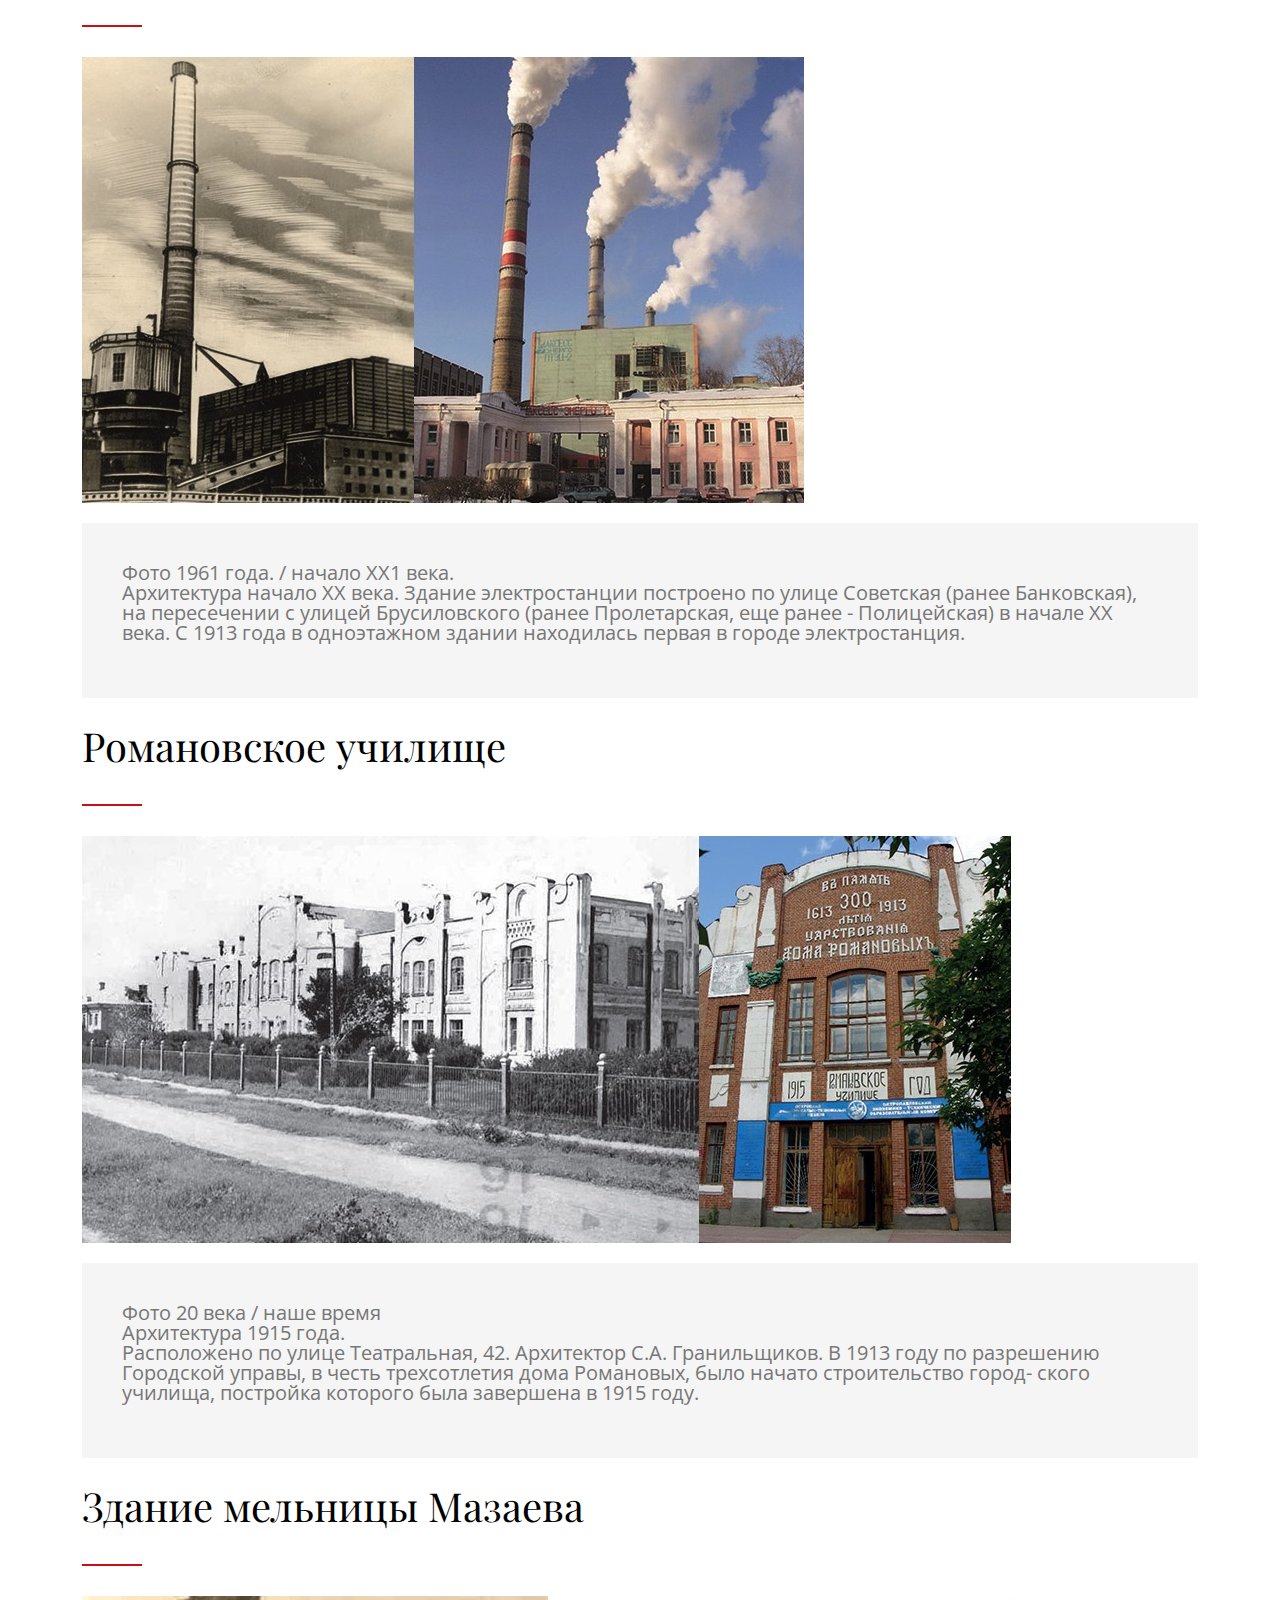
<file: architecture.html>
<!DOCTYPE html>
<html lang="en-US">

<head>
  <meta charset="UTF-8">
  <meta name="viewport" content="width=device-width, initial-scale=1.0" />
  <title>Историческая архитектура Петропавловска</title>
  <link rel="stylesheet" href="css/components.css">
  <link rel="stylesheet" href="css/icons.css">
  <link rel="stylesheet" href="css/responsee.css">
  <link rel="stylesheet" href="owl-carousel/owl.carousel.css">
  <link rel="stylesheet" href="owl-carousel/owl.theme.css">
  <link rel="stylesheet" href="css/style.css">
  <link href='https://fonts.googleapis.com/css?family=Playfair+Display&subset=latin,latin-ext' rel='stylesheet'
    type='text/css'>
  <link href='https://fonts.googleapis.com/css?family=Open+Sans:400,300,700,800&subset=latin,latin-ext' rel='stylesheet'
    type='text/css'>
  <script type="text/javascript" src="js/jquery-1.8.3.min.js"></script>
  <script type="text/javascript" src="js/jquery-ui.min.js"></script>
</head>

<body class="size-1140">

  <!-- HEADER -->
  <header role="banner" class="position-absolute">
    <!-- Top Navigation -->
    <nav class="background-transparent background-transparent-hightlight full-width sticky">
      <div class="s-12 l-2">
        <a href="architecture.html" class="logo">
          <!-- Logo White Version -->
          <img class="logo-white" src="assets/skoGERB.png" style="width: auto; height: auto;" alt="">
          <!-- Logo Dark Version -->
          <img class="logo-dark" src="assets/petroGERB.png" style="width: auto; height: auto;" alt="">
        </a>
      </div>
      <div class="top-nav s-12 l-10">

        <ul class="right chevron">
          <li><a href="index.html">Основная</a></li>
          <li><a>Сервисы</a>
            <ul>
              <li><a>История</a>
                <ul>
                  <li><a href="petro1740-1897.html">1740 - 1897</a></li>
                  <li><a href="petro1897-2000.html">1907 - 2000</a></li>
                </ul>
              </li>
              <li><a>Тесты</a>
                <ul>
                  <li><a href="test.html">1740 - 1907</a></li>
                  <li><a href="test2.html">1907 - 2000</a></li>
                </ul>
              </li>
            </ul>
          </li>
          <li><a href="architecture.html">Архитектура</a></li>
          <li><a href="gallery.html">Источники</a></li>
          <!-- <li><a href="contact.html">Контакт</a></li> -->
          <li><a href="architecture.html">К сводке зданий</a></li>
        </ul>
      </div>
    </nav>
  </header>

  <!-- MAIN -->
  <main role="main">
    <!-- Content -->
    <article>
      <header class="section background-dark">
        <div class="line">
          <h1 class="text-white margin-top-bottom-40 text-line-height-1" id="top">Архитектура Петропавловска</h1>
          <p class="margin-bottom-0 text-size-16">Петропавловск – город удивительный. У него свой дух, своя харизма, его
            можно узнать из тысячи других. <br> Его оригинальности не мешают стандартные «панельки» 60-х и
            монументальные здания 2000-х. Город любим горожанами, и это чувствуется сразу – он ухожен, красив, величав.
          </p>
          <div id="dates"></div>
          <details>
            <summary style="color: aliceblue;">Сводка по зданиям (нажми на меня)</summary>
            <div id="dates"></div>
            <ul>
              <li><a href="#Музей">Комплекс зданий областного историко-краеведческого музея</a></li>
              <li><a href="#Белый дом Абылая">Белый дом Абылая</a></li>
              <li><a href="#Акимат">Здание Северо-Казахстанского акимата</a></li>
              <li><a href="#Архив">Здание государственного архива</a></li>
              <li><a href="#ПолитПросвещение">Дом политического просвещения</a></li>
              <li><a href="#Театр">Северо-Казахстанский областной
                  казахский музыкально-драматический театр им. С. Муканова</a></li>
              <li><a href="#Кинотеатр">Здание электротеатра «Новый свет»</a></li>
              <li><a href="#Кинотеатр2">Здание кинотеатра «Казахстан»</a></li>
              <li><a href="#Мечеть">Здание мечети Янгуразова «Кызылжар»</a></li>
              <li><a href="#Собор">Здание Покровского собора
                  (бывшая Покровская церковь, ныне храм Св. Петра и Павла)</a></li>
              <li><a href="#Костела">Здание костела</a></li>
              <li><a href="#Дом купца Юзефовича">Дом купца Юзефовича</a></li>
              <li><a href="#Крепость">План крепости Святого Петра</a></li>
              <li><a href="#Вокзал">Здание железнодорожного вокзала</a></li>
              <li><a href="#Водонапорная">Водонапорная башня</a></li>
              <li><a href="#Здание административное
                Северо-Казахстанского облисполком">Здание административное
                  Северо-Казахстанского облисполкома</a></li>
              <li><a href="#Пед">Педагогическая училище</a></li>
              <li><a href="#Кирова">АО "Завод им. С.М. Кирова"</a></li>
              <li><a href="#Водокачка">Здание водокачки</a></li>
              <li><a href="#ЭС">Здание городской электрической станции</a></li>
              <li><a href="#Романовская">Романовское училище</a></li>
              <li><a href="#Мельница">Здание мельницы Мазаева</a></li>
              <li><a href="#Итог">Итог</a></li>
            </ul>
          </details>
        </div>

        <!-- img <div style="display: flex; justify-content: center;">
          <img src="assets/fma-fullmetal-alchemist.gif" alt="Исторический GIF"
            style="max-width: 75%; height: auto; width: auto; max-width: 325px;">
        </div> -->
        </p>
        </div>
        </div>


      </header>
      <div class="scroll-to-top">
        &#9650; <!-- Это символ стрелки вверх -->
      </div>
      <div class="line" id="Музей">
        <h2 class="text-size-40 margin-bottom-30">Комплекс зданий областного историко-краеведческого музея</h2>
        <hr class="break-small background-primary margin-bottom-30">
        <p>
          <img src="assets/architecture/arc3.jpg " style="max-height: 200px; width: auto;" alt="">
        </p>
        <blockquote class="margin-top-bottom-20">
          <p class="text-size-20 text-line-height-1 margin-bottom-15"> Фото конца 20 века и наше время<br>
            Расположен по улице Ленина, 48.
            Областной историко-краеведческий музей. Создан в 1924 году.
        </blockquote>
      </div>
      <div class="line" id="Белый дом Абылая">
        <h2 class="text-size-40 margin-bottom-30">Белый дом Абылая</h2>
        <hr class="break-small background-primary margin-bottom-30">
        <p>
          <img src="assets/architecture/arc2.jpg " style="max-height: 200px; width: auto;" alt="">
          <img src="assets/architecture/arc2.2.jpg" style="max-height: 200px; width: auto;" alt="">
        </p>
        <blockquote class="margin-top-bottom-20">
          <p class="text-size-20 text-line-height-1 margin-bottom-15"> Фото 2008 / 1829 года<br>
            1829 год.
            Расположен по улице Театральной.
            Здание построено в 1829 году из кирпича, на кирпичном же фундаменте и, вплоть до 1917 года, использовалось
            для размещения военного лазарета.
            В советское время в доме размещалась военная казарма. Первый этаж использовался как подсобные помещения,
            второй -
            как жилые помещения.
            В настоящее время, по решению областного акимата, здание отреставрировано и в нем, а также на прилегающей
            территории, создан музеефицированная ставка Абылай-хана. Комплекс введен в действие в 2008 году.
        </blockquote>
      </div>
      <div class="line" id="Акимат">
        <h2 class="text-size-40 margin-bottom-30">Здание Северо-Казахстанского акимата</h2>
        <hr class="break-small background-primary margin-bottom-30">
        <p>
          <img src="assets/architecture/arc1.jpg" alt="">
        </p>
        <blockquote class="margin-top-bottom-20">
          <p class="text-size-20 text-line-height-1 margin-bottom-15"> Фото 1980 года<br>
            Создана по проекту коллектива института "Севгражданпроект" города Петропавловска.
            Расположено на улице Конституции Казахстана.
        </blockquote>
      </div>
      <div class="line" id="Архив">
        <h2 class="text-size-40 margin-bottom-30">Здание государственного архива</h2>
        <hr class="break-small background-primary margin-bottom-30">
        <p>
          <img src="assets/architecture/arc4.jpg" alt="">
        </p>
        <blockquote class="margin-top-bottom-20">
          <p class="text-size-20 text-line-height-1 margin-bottom-15"> Фото 1958 года / наше время<br>
            Хранит множество разной информации.
            С 1974 года облгосархив находится по улице Интернациональной, 1.
        </blockquote>
      </div>

      <div class="line" id="ПолитПросвещение">
        <h2 class="text-size-40 margin-bottom-30">Дом политического просвещения</h2>
        <hr class="break-small background-primary margin-bottom-30">
        <p>
          <img src="assets/architecture/arc5.jpg" alt="">
        </p>
        <blockquote class="margin-top-bottom-20">
          <p class="text-size-20 text-line-height-1 margin-bottom-15"> Фото 1980 года / наше время<br>
            Расположен по улице Конституции Казахстана, 60.
            Здание введено в эксплуатацию в 1980 году. Проект разработан институтом «Укргорстройпроект» в 1969 году для
            города Полтавы и переработан институтом «Севгражданпроект» для условий города Петропавловска. Здание
            размещено
            на
            центральной пешеходной улице и является одной из построек новой административной площади города.

        </blockquote>
      </div>
      <div class="line" id="Театр">
        <h2 class="text-size-40 margin-bottom-30">Северо-Казахстанский областной
          казахский музыкально-драматический театр им. С. Муканова</h2>
        <hr class="break-small background-primary margin-bottom-30">
        <p>
          <img src="assets/architecture/arc6.jpg" alt="">
        </p>
        <blockquote class="margin-top-bottom-20">
          <p class="text-size-20 text-line-height-1 margin-bottom-15"> Фото 1986 (но архитектура 1956) года / наше
            время<br>
            Расположен по улице Жамбыла Жабаева, 195.
            Построен в 1956 году, как дворец культуры.
            В 2002 году, после окончания реставрационных работ, технической реконструкции и приспособления здания, в нем
            был
            открыт Северо-Казахстанский областной казахский музыкально-драматический театр им. С. Муканова.
        </blockquote>
      </div>
      <div class="line" id="Кинотеатр">
        <h2 class="text-size-40 margin-bottom-30">Здание электротеатра «Новый свет» (кинотеатр "Ударник")</h2>
        <hr class="break-small background-primary margin-bottom-30">
        <p>
          <img src="assets/architecture/arc7.jpg" alt="">
        </p>
        <blockquote class="margin-top-bottom-20">
          <p class="text-size-20 text-line-height-1 margin-bottom-15">Архитектура 1908 года / наше
            время<br>
            Расположено по улице Казахстанской правды, 91.
        </blockquote>
      </div>
      <div class="line" id="Кинотеатр2">
        <h2 class="text-size-40 margin-bottom-30">Здание кинотеатра «Казахстан»</h2>
        <hr class="break-small background-primary margin-bottom-30">
        <p>
          <img src="assets/architecture/arc8.jpg" alt="">
        </p>
        <blockquote class="margin-top-bottom-20">
          <p class="text-size-20 text-line-height-1 margin-bottom-15">Фото 1980 года / начало XX1 века.<br>
            Расположено по улице Интернациональная, 66.
            Здание кинотеатра построено в 1978 году. Открытие состоялось 15 ноября 1978 года.
        </blockquote>
      </div>


      <div class="line" id="Мечеть">
        <h2 class="text-size-40 margin-bottom-30">Здание мечети Янгуразова «Кызылжар»</h2>
        <hr class="break-small background-primary margin-bottom-30">
        <p>
          <img src="assets/architecture/arc9.jpg" alt="">
        </p>
        <blockquote class="margin-top-bottom-20">
          <p class="text-size-20 text-line-height-1 margin-bottom-15">Архитектура 19 века<br>
            Расположено на пересечении улиц Ж. Жабаева и Ульянова.
            Построена в 19 веке купцом Халитом Янгуразовым. Наиболее ценными элементами сооружения являются гл. корпус,
            фасад,
            минарет (в 1936 разрушен, в 1996 восстановлен).
        </blockquote>
      </div>

      <div class="line" id="Собор">
        <h2 class="text-size-40 margin-bottom-30">Здание Покровского собора
          (бывшая Покровская церковь, ныне храм Св. Петра и Павла)</h2>
        <hr class="break-small background-primary margin-bottom-30">
        <p>
          <img src="assets/architecture/arc10.jpg" alt="">
        </p>
        <blockquote class="margin-top-bottom-20">
          <p class="text-size-20 text-line-height-1 margin-bottom-15">Архитектура 1813 года / наше время<br>
            асположено по улице Коминтерна, 37.
            18 октября 1803 года, в подгорной части города Петропавловска, была заложена каменная Покровская церковь. В
            1812 году
            она была разобрана до основания и, на том же месте, по вновь составленному плану, с большим изменением, 22
            октября
            1813 года, заложена новая каменная церковь с тремя пределами: Покровским, Никольским и Петровским, которые
            были последовательно освящены 22 октября 1815 года.

        </blockquote>
      </div>
      <div class="line" id="Костела">
        <h2 class="text-size-40 margin-bottom-30">Здание костела</h2>
        <hr class="break-small background-primary margin-bottom-30">
        <p>
          <img src="assets/architecture/arc11.jpg" alt="">
        </p>
        <blockquote class="margin-top-bottom-20">
          <p class="text-size-20 text-line-height-1 margin-bottom-15">Фото 1976 года, архитектура начала XX века /
            начало XX1 века.<br>
            Расположено по улице Конституции Казахстана, 43.
            Выстроено в начале XX века (предположительно, в 1911 году).
        </blockquote>
      </div>
      <div class="line" id="Дом купца Юзефовича">
        <h2 class="text-size-40 margin-bottom-30">Дом купца Юзефовича</h2>
        <hr class="break-small background-primary margin-bottom-30">
        <p>
          <img src="assets/architecture/arc12.jpg" alt="">
        </p>
        <blockquote class="margin-top-bottom-20">
          <p class="text-size-20 text-line-height-1 margin-bottom-15">Начало ХХ века /
            наше время<br>
            Расположен по улице 314-й стрелковой дивизии, 83.
            Здание постройки 1909 года. Заказчик купец-лесопромышле-нник А.Г. Юзефович.
        </blockquote>
      </div>
      <div class="line" id="Крепость">
        <h2 class="text-size-40 margin-bottom-30">План крепости Святого Петра</h2>
        <hr class="break-small background-primary margin-bottom-30">
        <p>
          <img src="assets/architecture/arc13.jpg" alt="">
        </p>
        <blockquote class="margin-top-bottom-20">
          <p class="text-size-20 text-line-height-1 margin-bottom-15">Фотокопия второй половины XVIII века.<br>
            Важнейший военно-стратегический пункт России в Западной Сибири. В XIX веке главная крепость Новоишимской
            (Горькой)
            линии, возведенной в середине XVIII века на казахской территории против экспансии Джунгарии, Китая, Коканда
            и разорительных набегов кочевников, для защиты восточных границ Российской империи.
        </blockquote>
      </div>
      <div class="line" id="Вокзал">
        <h2 class="text-size-40 margin-bottom-30">Здание железнодорожного вокзала</h2>
        <hr class="break-small background-primary margin-bottom-30">
        <p>
          <img src="assets/architecture/arc14.jpg" alt="">
        </p>
        <blockquote class="margin-top-bottom-20">
          <p class="text-size-20 text-line-height-1 margin-bottom-15">Архитектура 1895, 1904 года. Фото начало ХХ /
            начало
            XXI вв.<br>
            Расположен на Привокзальной площади.
            Здание железнодорожного вокзала строилось в два этапа: строительство первой очереди было закончено в декабре
            1895
            года; вторая очередь здания (ресторан, вспомогательные службы железнодорожной станции) завершена в 1904
            году.
        </blockquote>
      </div>
      <div class="line" id="Водонапорная">
        <h2 class="text-size-40 margin-bottom-30">Водонапорная башня</h2>
        <hr class="break-small background-primary margin-bottom-30">
        <p>
          <img src="assets/architecture/arc15.jpg" alt="">
        </p>
        <blockquote class="margin-top-bottom-20">
          <p class="text-size-20 text-line-height-1 margin-bottom-15">Фото 1905 года /
            наше время<br>
            Расположено по улице Брусиловского (угол улицы Амангельды).
            К сооружению городского водопровода приступили в 1901 году. Прокладка его основных магистралей, постройка
            водона-
            порной башни, были произведены в 1902 году. В основу сооружения водопровода положены задачи обслуживания
            города на
            случай пожара.
        </blockquote>
      </div>
      <div class="line" id="Здание административное
      Северо-Казахстанского облисполком">
        <h2 class="text-size-40 margin-bottom-30">Здание административное
          Северо-Казахстанского облисполкома</h2>
        <hr class="break-small background-primary margin-bottom-30">
        <p>
          <img src="assets/architecture/arc16.jpg" alt="">
        </p>
        <blockquote class="margin-top-bottom-20">
          <p class="text-size-20 text-line-height-1 margin-bottom-15">Фото 1984 года /
            начало 21 века<br>
            Здание построено в 30-е годы ХХ века, на бутовом фундаменте 1915 года, предназначавшегося для сооружения
            корпуса
            Сибирского акционерного народного банка. В 30-е годы здесь размещался Северо-Казахстанский облисполком. В
            70-е годы в
            здании находился трест столовых и ресторанов, столовая, редакция газеты «Ленинское знамя». В настоящее время
            оно
            отреставрировано и в нем размещены торговые площади частного центрального универмага и супермаркета.
        </blockquote>
      </div>
      <div class="line" id="Пед">
        <h2 class="text-size-40 margin-bottom-30">Педагогическая училище</h2>
        <hr class="break-small background-primary margin-bottom-30">
        <p>
          <img src="assets/architecture/arc17.jpg" alt="">
        </p>
        <blockquote class="margin-top-bottom-20">
          <p class="text-size-20 text-line-height-1 margin-bottom-15">Фото 1982 года<br>
            Архитектура 1920 года.
            Расположен по улице Абая.
            Гуманитарный Петропавловский колледж им. М. Жумабаева.
        </blockquote>
      </div>
      <div class="line" id="Кирова">
        <h2 class="text-size-40 margin-bottom-30">АО "Завод им. С.М. Кирова"</h2>
        <hr class="break-small background-primary margin-bottom-30">
        <p>
          <img src="assets/architecture/arc18.jpg" alt="">
        </p>
        <blockquote class="margin-top-bottom-20">
          <p class="text-size-20 text-line-height-1 margin-bottom-15">Фото 1987 года<br>
            Архитектура 1942 года.
            Расположен по улице Мира.
        </blockquote>
      </div>
      <div class="line" id="Водокачка">
        <h2 class="text-size-40 margin-bottom-30">Здание водокачки</h2>
        <hr class="break-small background-primary margin-bottom-30">
        <p>
          <img src="assets/architecture/arc19.jpg" alt="">
        </p>
        <blockquote class="margin-top-bottom-20">
          <p class="text-size-20 text-line-height-1 margin-bottom-15">Фото начала 20 века<br>
            Архитектура 1902 года.
            Расположено по улице Ущева, 2.
            Здание построено в 1902 году. Эксплуатируется с января 1903 года.
        </blockquote>
      </div>
      <div class="line" id="ЭС">
        <h2 class="text-size-40 margin-bottom-30">Здание городской электрической станции</h2>
        <hr class="break-small background-primary margin-bottom-30">
        <p>
          <img src="assets/architecture/arc20.jpg" alt="">
        </p>
        <blockquote class="margin-top-bottom-20">
          <p class="text-size-20 text-line-height-1 margin-bottom-15">Фото 1961 года. / начало XX1 века.<br>
            Архитектура начало ХХ века.
            Здание электростанции построено по улице Советская (ранее Банковская), на пересечении с улицей Брусиловского
            (ранее
            Пролетарская, еще ранее - Полицейская) в начале ХХ века. С 1913 года в одноэтажном здании находилась первая
            в городе
            электростанция.
        </blockquote>
      </div>

      <div class="line" id="Романовская">
        <h2 class="text-size-40 margin-bottom-30">Романовское училище</h2>
        <hr class="break-small background-primary margin-bottom-30">
        <p>
          <img src="assets/architecture/arc21.jpg" alt="">
        </p>
        <blockquote class="margin-top-bottom-20">
          <p class="text-size-20 text-line-height-1 margin-bottom-15">Фото 20 века / наше время<br>
            Архитектура 1915 года. <br>
            Расположено по улице Театральная, 42.
            Архитектор С.А. Гранильщиков.
            В 1913 году по разрешению Городской управы, в честь трехсотлетия дома Романовых, было начато строительство
            город-
            ского училища, постройка которого была завершена в 1915 году.
        </blockquote>
      </div>
      <div class="line" id="Мельница">
        <h2 class="text-size-40 margin-bottom-30">Здание мельницы Мазаева</h2>
        <hr class="break-small background-primary margin-bottom-30">
        <p>
          <img src="assets/architecture/arc22.jpg" alt="">
        </p>
        <blockquote class="margin-top-bottom-20">
          <p class="text-size-20 text-line-height-1 margin-bottom-15">Фото 20 века / наше время<br>
            Архитектура 1913 года. <br>
            Расположено по улице Конституции Казахстана (угол улицы Осипенко).
            Мельница построена Гаврилой Ивановичем Мазаевым в 1913 году.
        </blockquote>
      </div>
      <div class="line" id="Итог">
        <h2 class="text-size-40 margin-bottom-30">Итог</h2>
        <hr class="break-small background-primary margin-bottom-30">
        <blockquote class="margin-top-bottom-20">
          <p class="text-size-20 text-line-height-1 margin-bottom-15">
            Памятники архитектуры относятся к различным
            архитектурным стилям, т.к. сооружались в разное время и по разному
            назначению.<br> Одна-ко для всех памятников характерны: малая полезная площадь, обширная застройка и
            значительная
            емкость подсобных и складских помещений. Многочисленные объекты имеют привлекательную
            художественно-декоративную отделку: военный лазарет («Абылайдың ақ үйi» Белый дом Абылая), усадьба купца
            В.Т.
            Светлинского, здание полицейского участка, торговый дом Шамсутдинова, Романовское училище, комплекс зданий
            областного историко-краеведческого музея (дома купцов Аркеля, Стрелова, Дмитриева и др.). Примечательны
            памятники архитектуры произ-водственного назначения: мельница Муратова, мельница Полякова, локомотивное
            депо,
            водонапорная башня, водокачка, старый вокзал станции Петропавловск и др. Из здании архитектуры культового
            назначения охраняются: Покровский (Св. Петра и Павла) собор, мечети Халита Янгура-зова, Дин-Мухаммеда. В
            стилевом отношении, памятники архитектуры Петропавловска, не представляют какого-либо определенного ярко
            вы-раженного архитектурного направления. <br> Во многих случаях они вобрали в себя лишь некоторые элементы
            ранее
            существующих различных стилей, которые были органично соединены и воплощены, создав при этом своеобразный и
            неповторимый облик провинциального купеческого города. <br>
            Облик сегодняшнего города формировался в условиях реконструкции его старых улиц и площадей. Дома, имевшие
            историческую и архитектурную ценность, богато украшенные деревянной резьбой и лепниной, по¬старались
            сберечь.<br>
            Многие из них уже отреставрированы и продолжают украшать город, придавая ему неповторимый колорит.

        </blockquote>
      </div>

    </article>
  </main>

  <!-- FOOTER -->
  <footer>
    <!-- Contact Us -->
    <div class="background-primary padding text-center">
      <a class="h1" id="test" href="petro1740-1897.html">Хочешь изучить историю города?</a>
    </div>

    <!-- Main Footer\ -->
    <section class="background-dark full-width">


      <!-- Collumn 2 -->
      <div class="s-12 m-12 l-6 margin-m-bottom-2x">
        <div class="padding-2x">
          <div class="line">
            <div class="float-left"><i class="icon-sli-info text-primary icon3x"></i></div>
            <div class="margin-left-70 margin-bottom-30">
              <h3 class="margin-bottom-0">Интересный факт</h3>
              <p>В Петропавловске располагается музей-ставка Аблай-хана. В этой резиденции глава Казахского
                ханства
                урегулировал внутригосударственные вопросы, судебные споры и налаживал связи с соседней Россией.<br>
              </p>
            </div>
            <div class="float-left"><i class="icon-sli-phone text-primary icon3x"></i></div>
            <div class="margin-left-70 margin-bottom-30">
              <h3 class="margin-bottom-0">Контакты</h3>
              <p>Telegram : @undemorbe<br>
                GMail: stankovb08@gmail.com
              </p>
            </div>
          </div>
        </div>
      </div>
      </div>
    </section>
    <hr class="break margin-top-bottom-0" style="border-color: rgba(0, 38, 51, 0.80);">

    <!-- Bottom Footer -->
    <section class="padding background-dark full-width">
      <div class="s-12 l-6">
        <a class="right text-size-12" href="gallery.html" title="Information">Информация и факты<br> взяты с...(нажми на
          меня)</a>
      </div>
      <!-- <div class="s-12 l-6">
        <a class="right text-size-12" href="/" title="???">???</a>
      </div> -->
    </section>
  </footer>
  <script type="text/javascript" src="js/responsee.js"></script>
  <script type="text/javascript" src="owl-carousel/owl.carousel.js"></script>
  <script type="text/javascript" src="js/owl_nv.js"></script>
  <script type="text/javascript" src="js/left_top.js"></script>
</body>

</html>
</file>
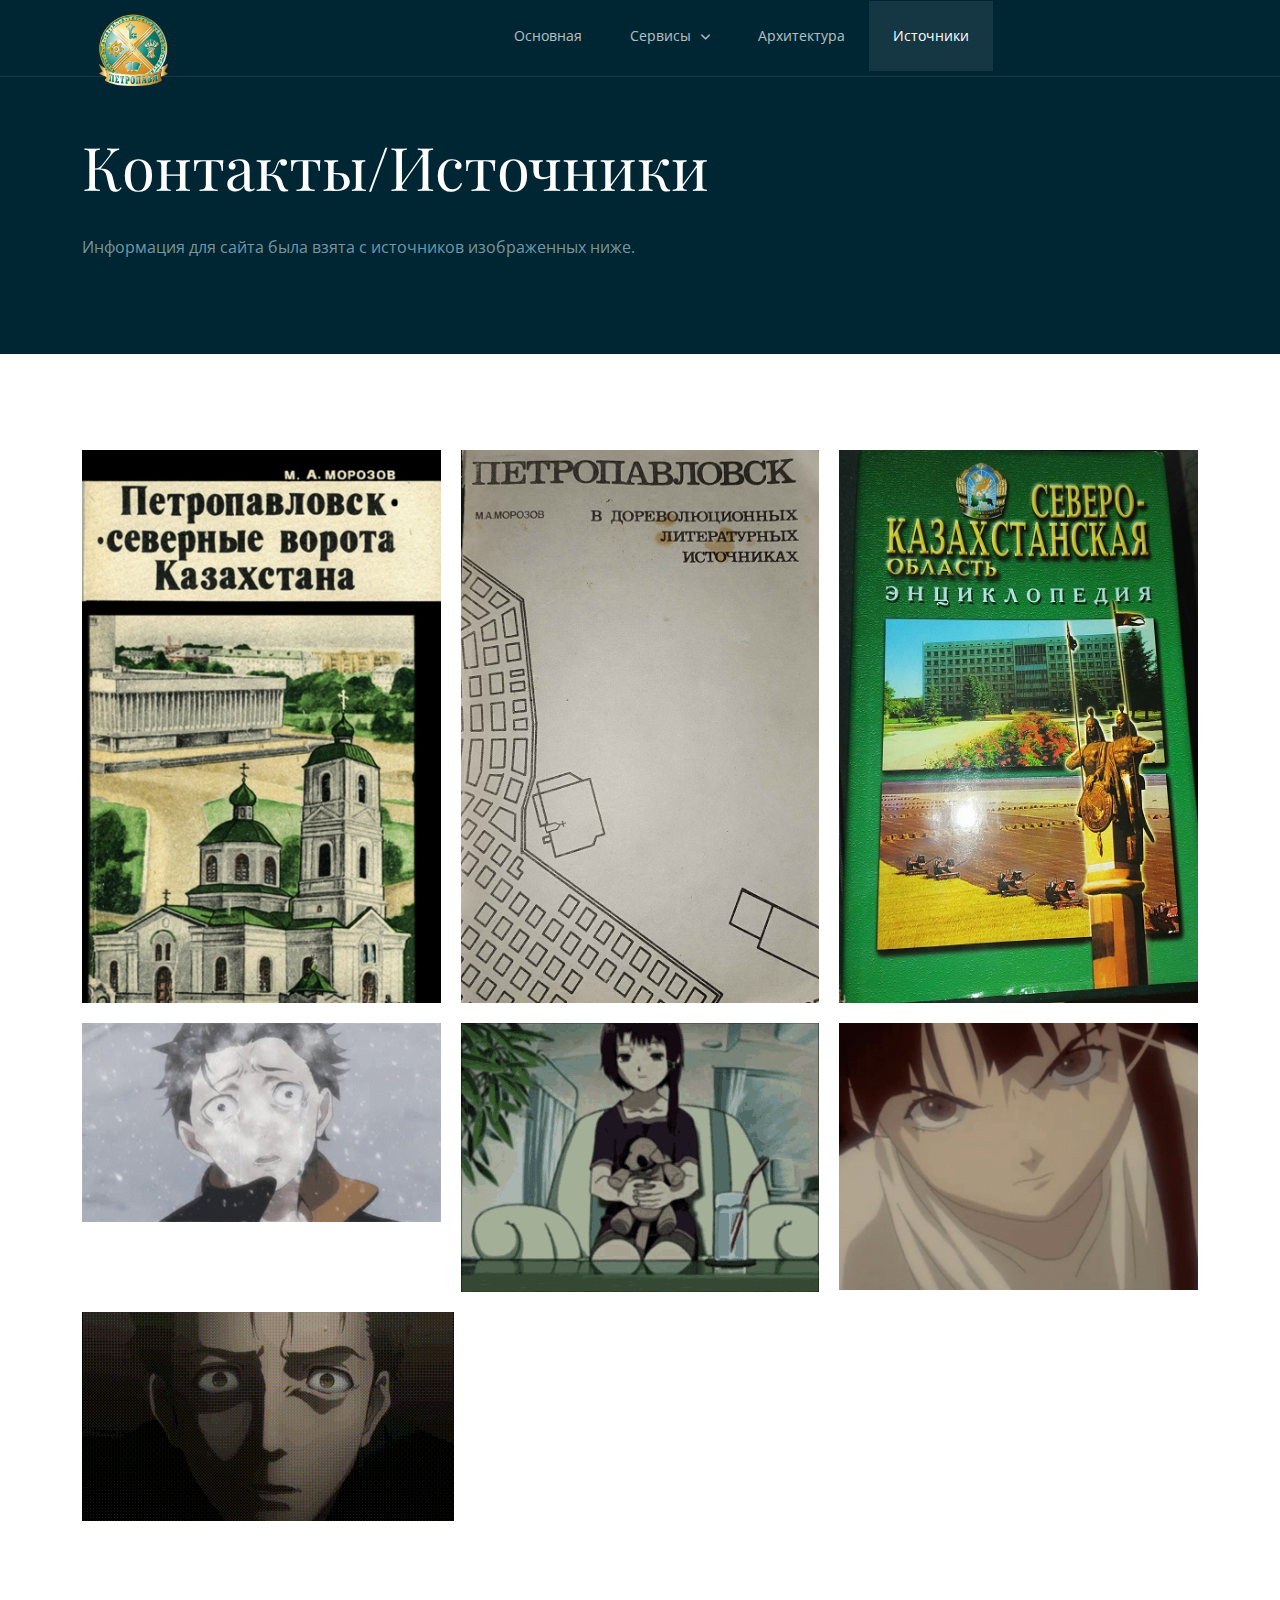
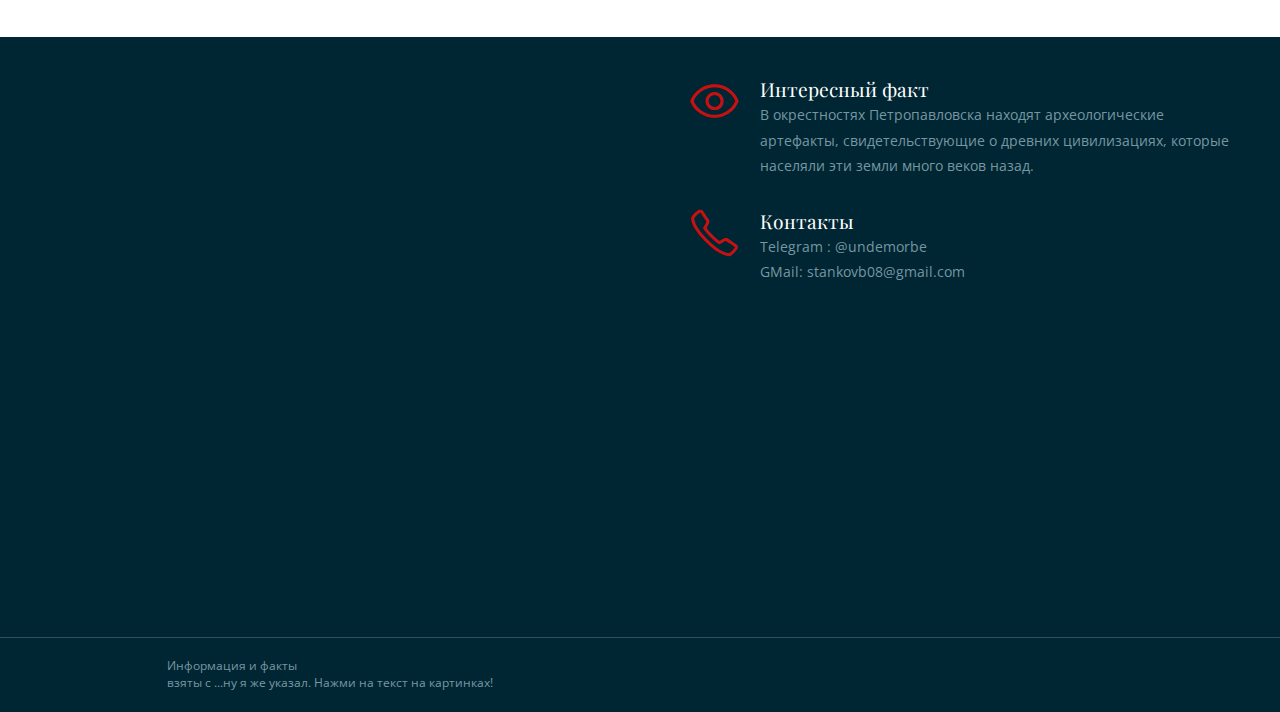
<file: gallery.html>
<!DOCTYPE html>
<html lang="en-US">

<head>
  <meta charset="UTF-8">
  <meta name="viewport" content="width=device-width, initial-scale=1.0" />
  <title>Источники</title>
  <link rel="stylesheet" href="css/components.css">
  <link rel="stylesheet" href="css/icons.css">
  <link rel="stylesheet" href="css/responsee.css">
  <link rel="stylesheet" href="css/style.css">
  <link href='https://fonts.googleapis.com/css?family=Playfair+Display&subset=latin,latin-ext' rel='stylesheet'
    type='text/css'>
  <link href='https://fonts.googleapis.com/css?family=Open+Sans:400,300,700,800&subset=latin,latin-ext' rel='stylesheet'
    type='text/css'>
  <script type="text/javascript" src="js/jquery-1.8.3.min.js"></script>
  <script type="text/javascript" src="js/jquery-ui.min.js"></script>
</head>

<body class="size-1140">
  <header role="banner" class="position-absolute">
    <!-- Top Navigation -->
    <nav class="background-transparent background-transparent-hightlight full-width sticky">
      <div class="s-12 l-2">
        <a href="gallery.html" class="logo">
          <!-- Logo White Version -->
          <img class="logo-white" src="assets/petroGERB.png" alt="">
          <!-- Logo Dark Version -->
          <img class="logo-dark" src="assets/skoGERB.png" alt="">
        </a>
      </div>
      <div class="top-nav s-12 l-10">

        <ul class="right chevron">
          <li><a href="index.html">Основная</a></li>
          <li><a>Сервисы</a>
            <ul>
              <li><a>История</a>
                <ul>
                  <li><a href="petro1740-1897.html">1740 - 1897</a></li>
                  <li><a href="petro1897-2000.html">1907 - 2000</a></li>
                </ul>
              </li>
              <li><a>Тесты</a>
                <ul>
                  <li><a href="test.html">1740 - 1907</a></li>
                  <li><a href="test2.html">1907 - 2000</a></li>
                </ul>
              </li>
            </ul>
          </li>
          <li><a href="architecture.html">Архитектура</a></li>
          <li><a href="gallery.html">Источники</a></li>
          <!-- <li><a href="contact.html">Контакт</a></li> -->
        </ul>
      </div>
    </nav>
  </header>

  <!-- MAIN -->
  <main role="main">
    <!-- Content -->
    <article>
      <header class="section background-dark">
        <div class="line">
          <h1 class="text-white margin-top-bottom-40 text-size-60 text-line-height-1">Контакты/Источники</h1>
          <p class="margin-bottom-0 text-size-16">Информация для сайта была взята с источников изображенных ниже.</p>
        </div>
      </header>

      <div class="section background-white">
        <div class="line">
          <div class="margin">
            <div class="s-12 m-6 l-4">
              <div class="image-with-hover-overlay image-hover-zoom margin-bottom">
                <div class="image-hover-overlay background-primary">
                  <div class="image-hover-overlay-content text-center padding-2x">
                    <p>Книга Морозова о дореволюционном + постреволюционном Петропавловске</p>
                  </div>
                </div>
                <img src="assets/contact_info/info1.jpg" alt="" title=" Image 1" />
              </div>
            </div>
            <div class="s-12 m-6 l-4">
              <div class="image-with-hover-overlay image-hover-zoom margin-bottom">
                <div class="image-hover-overlay background-primary">
                  <div class="image-hover-overlay-content text-center padding-2x">
                    <p>Книга Морозова о дореволюционном Петропавловске</p>
                  </div>
                </div>
                <img src="assets/contact_info/info2.jpg" alt="" title=" Image 2" />
              </div>
            </div>
            <div class="s-12 m-6 l-4">
              <div class="image-with-hover-overlay image-hover-zoom margin-bottom">
                <div class="image-hover-overlay background-primary">
                  <div class="image-hover-overlay-content text-center padding-2x">
                    <p>Энциклопедия всей области</p>
                  </div>
                </div>
                <img src="assets/contact_info/info3.jpg" alt="" title=" Image 3" />
              </div>
            </div>
            <div class="s-12 m-6 l-4">
              <div class="image-with-hover-overlay image-hover-zoom margin-bottom">
                <div class="image-hover-overlay background-primary">
                  <div class="image-hover-overlay-content text-center padding-2x">
                    <a href="https://nkregion.kz/petropavlovsk/81-istoriya-goroda.html">Сайт 1.</a>
                  </div>
                </div>
                <img src="assets/subaru.gif" alt="alt??????" title=" Image 4" />
              </div>
            </div>
            <div class="s-12 m-6 l-4">
              <div class="image-with-hover-overlay image-hover-zoom margin-bottom">
                <div class="image-hover-overlay background-primary">
                  <div class="image-hover-overlay-content text-center padding-2x">
                    <a
                      href="https://arhivsqo.wordpress.com/%D0%B0%D1%80%D1%85%D0%B8%D0%B2%D0%BD%D0%B0%D1%8F-%D0%B4%D0%B5%D1%8F%D1%82%D0%B5%D0%BB%D1%8C%D0%BD%D0%BE%D1%81%D1%82%D1%8C/%D0%B2%D1%8B%D1%81%D1%82%D0%B0%D0%B2%D0%BA%D0%B8-%D0%B8%D0%B7%D0%B4%D0%B0%D0%BD%D0%B8%D1%8F-%D0%B8-%D0%BF%D1%83%D0%B1%D0%BB%D0%B8%D0%BA%D0%B0%D1%86%D0%B8%D0%B8/%D0%B8%D1%81%D1%82%D0%BE%D1%80%D0%B8%D1%8F-%D0%B3-%D0%BF%D0%B5%D1%82%D1%80%D0%BE%D0%BF%D0%B0%D0%B2%D0%BB%D0%BE%D0%B2%D1%81%D0%BA%D0%B0-%D0%B2-%D1%84%D0%BE%D1%82%D0%BE%D0%B3%D1%80%D0%B0%D1%84%D0%B8/">Разработчик
                      сайта добри. Сайт 2</a>
                  </div>
                </div>
                <img src="assets/contact_info/lain-lain-iwakura.gif" alt="" title="Portfolio Image 5" />
              </div>
            </div>
            <div class="s-12 m-6 l-4">
              <div class="image-with-hover-overlay image-hover-zoom margin-bottom">
                <div class="image-hover-overlay background-primary">
                  <div class="image-hover-overlay-content text-center padding-2x">
                    <a href="https://dknews.kz/ru/dk-life/244587-petropavlovsku-ispolnilos-270-let-fotoreportazh">Разработчик
                      злой. Сайт 3</a>
                  </div>
                </div>
                <img src="assets/contact_info/serial-experiments-lain-lain-iwakura.gif" alt=""
                  title="Portfolio Image 6" />
              </div>
            </div>
          </div>
          <div class="s-12 m-6 l-4">
            <div class="image-with-hover-overlay image-hover-zoom margin-bottom">
              <div class="image-hover-overlay background-primary">
                <div class="image-hover-overlay-content text-center padding-2x">
                  <a href="https://www.youtube.com/watch?v=dQw4w9WgXcQ">Разработчик сайта: Борис Станьков <br> Ученик 11
                    "А" класса.</a>
                </div>
              </div>
              <img src="assets/okabe-rintaro-steins-gate-zero.gif" alt="" title="Portfolio Image 6" />
            </div>
          </div>
        </div>
    </article>
  </main>

  <!-- FOOTER -->
  <footer>
    <section class="background-dark full-width">
      <!-- Map -->
      <div class="s-12 m-12 l-6 margin-m-bottom-2x">

        <iframe id="map_317066610" frameborder="0" width="100%" height="600px"
          sandbox="allow-modals allow-forms allow-scripts allow-same-origin allow-popups allow-top-navigation-by-user-activation"></iframe>
        <script
          type="text/javascript">(function (e, t) { var r = document.getElementById(e); r.contentWindow.document.open(), r.contentWindow.document.write(atob(t)), r.contentWindow.document.close() })("map_317066610", "[base64]/[base64]/dm9pZCAwOnIucHJvcGVydGllcy5maWxsT3BhY2l0eSxjb2xvcjpudWxsPT09KG49ZSl8fHZvaWQgMD09PW4/dm9pZCAwOm4ucHJvcGVydGllcy5zdHJva2VDb2xvcix3ZWlnaHQ6bnVsbD09PShhPWUpfHx2b2lkIDA9PT1hP3ZvaWQgMDphLnByb3BlcnRpZXMuc3Ryb2tlV2lkdGgsb3BhY2l0eTpudWxsPT09KG89ZSl8fHZvaWQgMD09PW8/dm9pZCAwOm8ucHJvcGVydGllcy5zdHJva2VPcGFjaXR5fX0scG9pbnRUb0xheWVyOmZ1bmN0aW9uKGUsdCl7cmV0dXJuInJhZGl1cyJpbiBlLnByb3BlcnRpZXM/[base64]")</script>
      </div>
      </div>

      <!-- Колонна пред концом! -->
      <div class="s-12 m-12 l-6 margin-m-bottom-2x">
        <div class="padding-2x">
          <div class="line">
            <div class="float-left"><i class="icon-sli-eye text-primary icon3x"></i></div>
            <div class="margin-left-70 margin-bottom-30">
              <h3 class="margin-bottom-0">Интересный факт</h3>
              <p>В окрестностях Петропавловска находят археологические артефакты, свидетельствующие о древних
                цивилизациях, которые населяли эти земли много веков назад.</p>
            </div>
            <div class="float-left"><i class="icon-sli-phone text-primary icon3x"></i></div>
            <div class="margin-left-70 margin-bottom-30">
              <h3 class="margin-bottom-0">Контакты</h3>
              <p>Telegram : @undemorbe<br>
                GMail: stankovb08@gmail.com
              </p>
            </div>
          </div>
        </div>
      </div>
    </section>
    <hr class="break margin-top-bottom-0" style="border-color: rgba(0, 38, 51, 0.80);">

    <!-- Bottom Footer -->
    <section class="padding background-dark full-width">
      <div class="s-12 l-6">
        <a class="right text-size-12" title="Information">Информация и факты<br> взяты с ...ну я же указал. Нажми на
          текст на картинках!</a>
      </div>
    </section>
  </footer>
  <script type="text/javascript" src="js/responsee.js"></script>
  <script type="text/javascript" src="owl-carousel/owl.carousel.js"></script>
  <script type="text/javascript" src="js/owl_nv.js"></script>
</body>

</html>
</file>
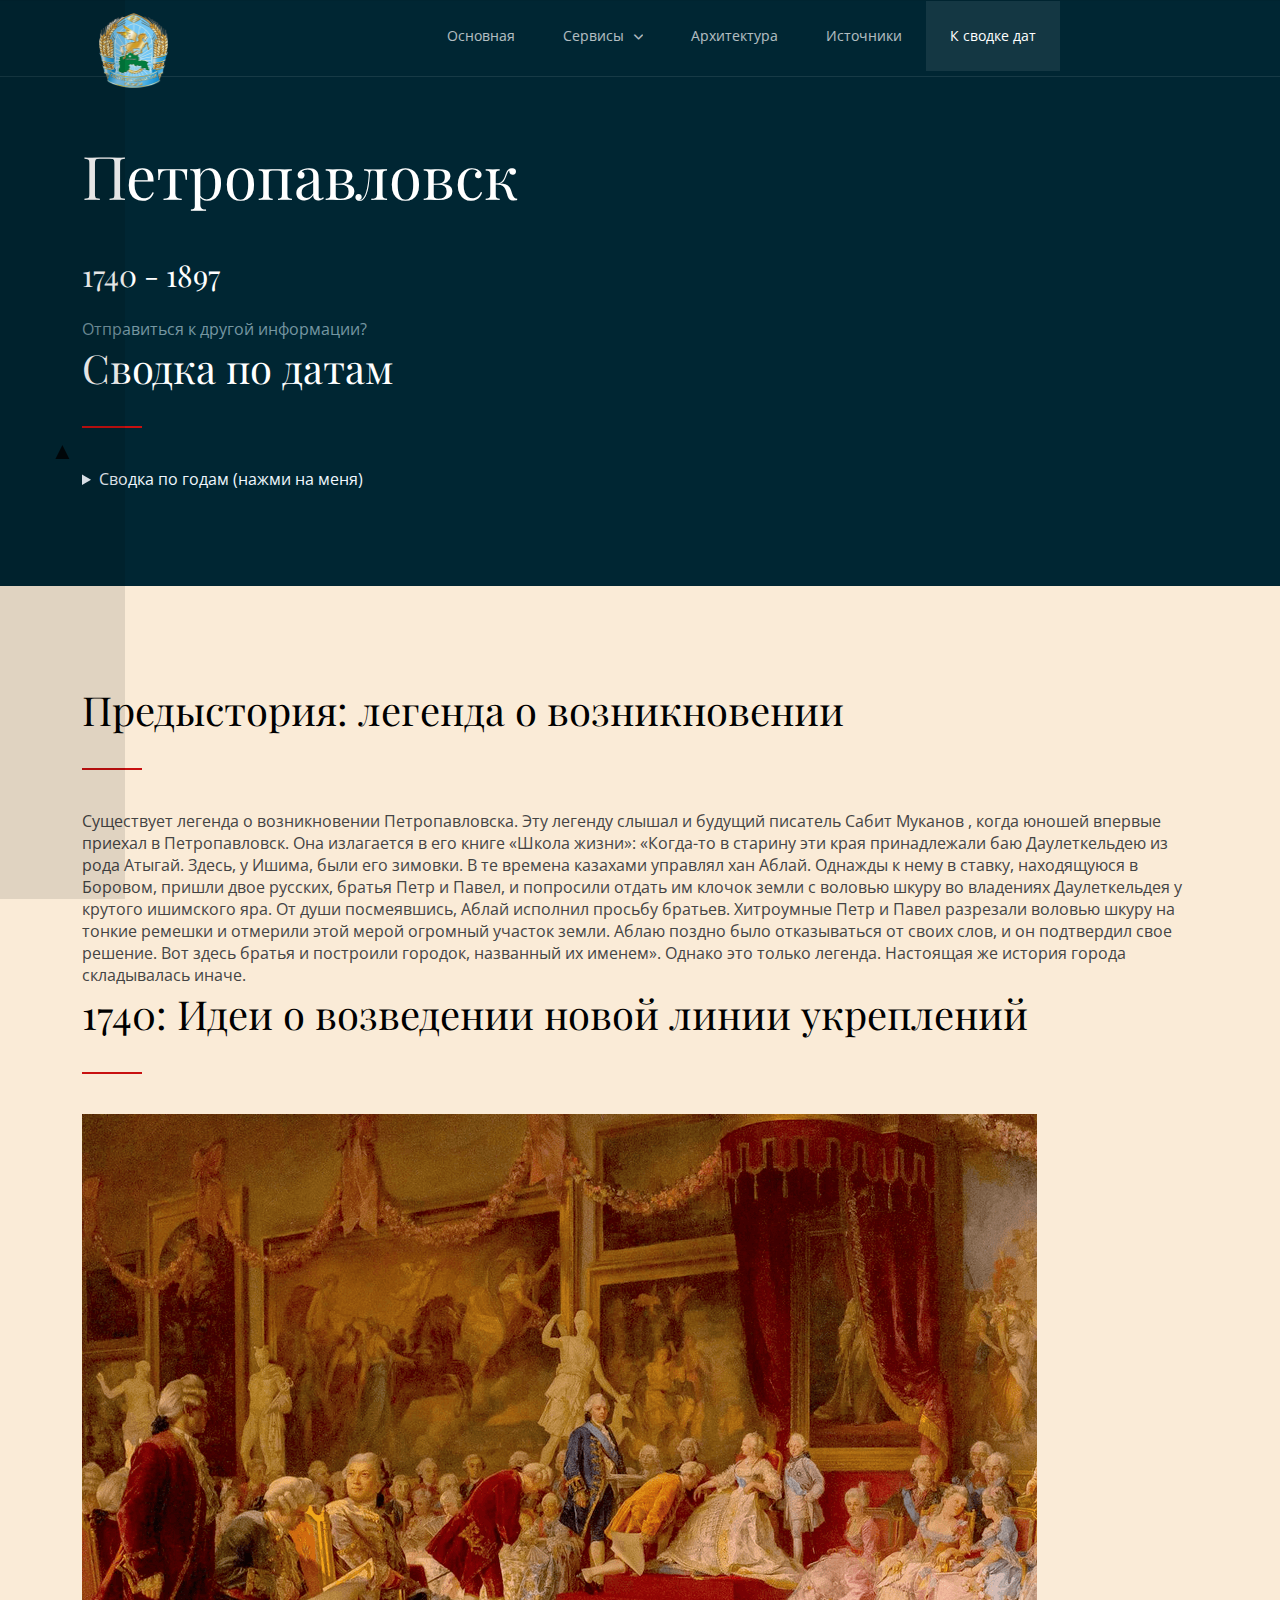
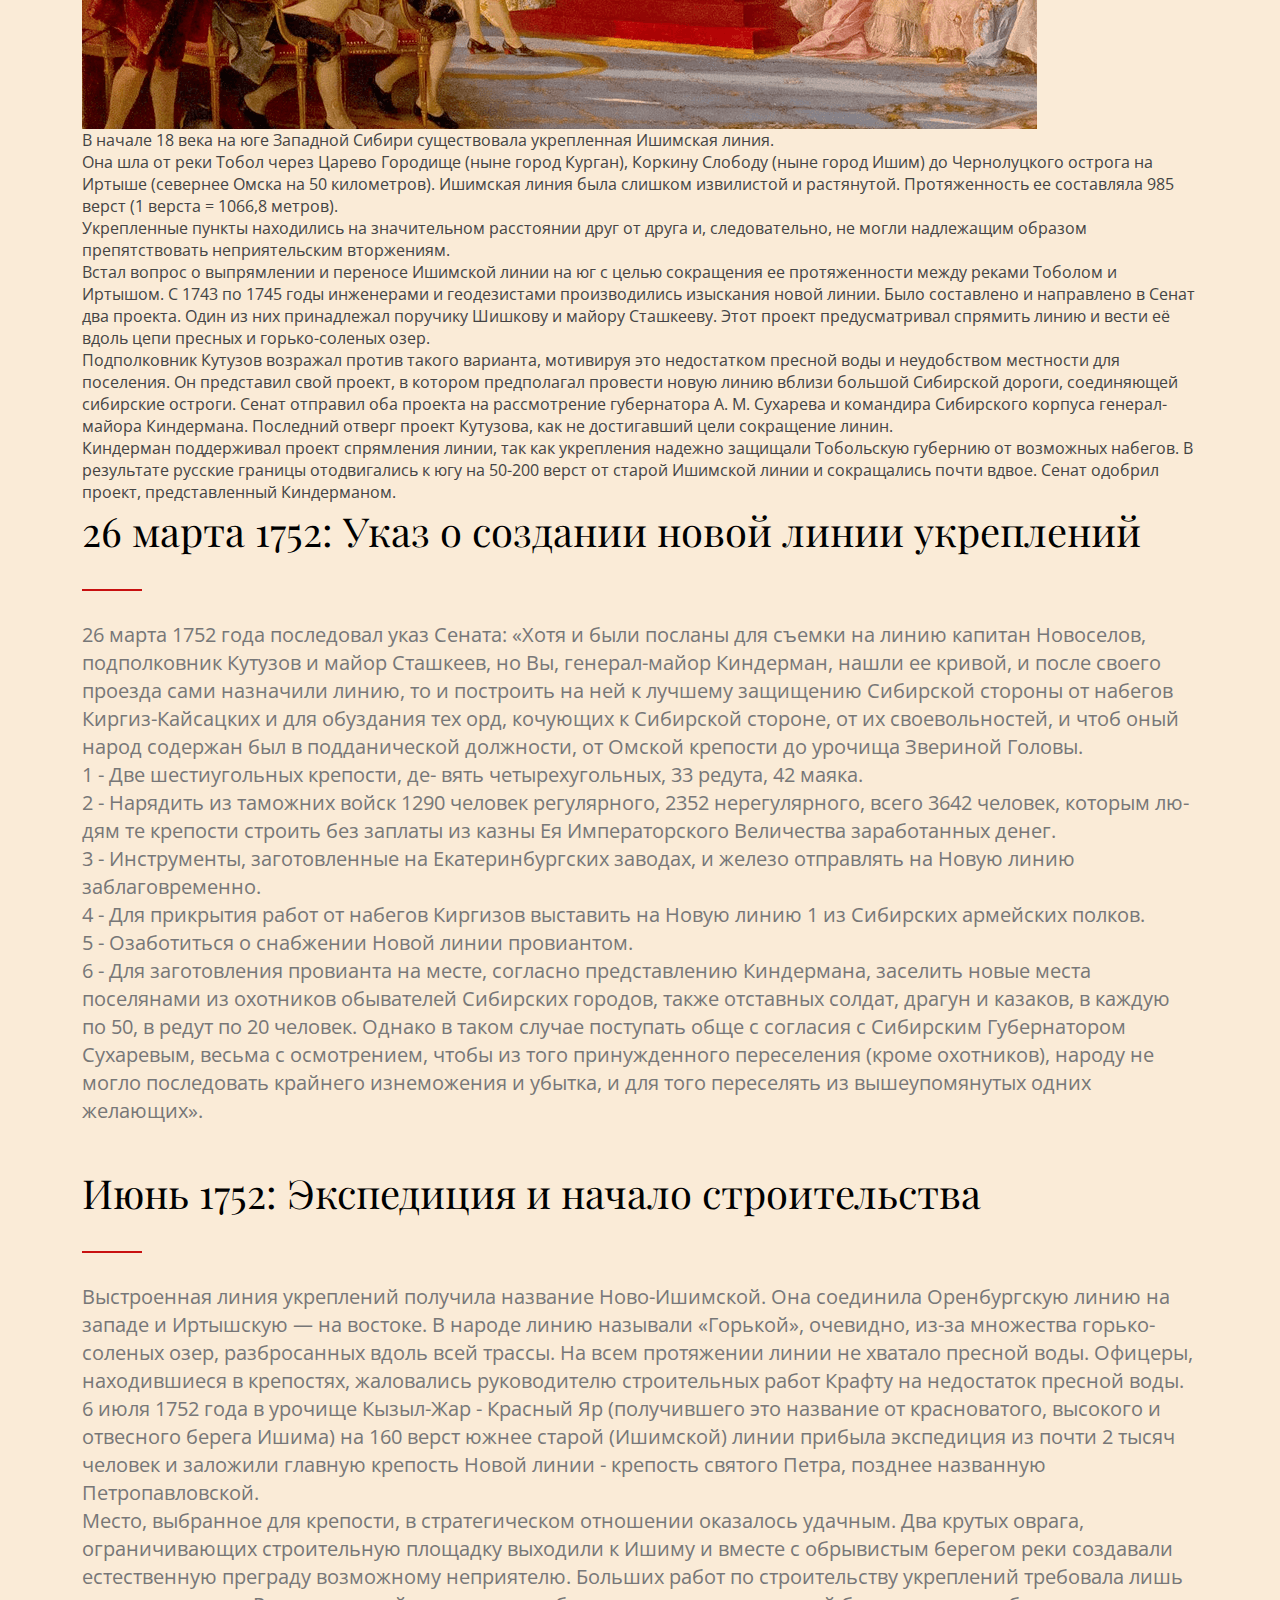
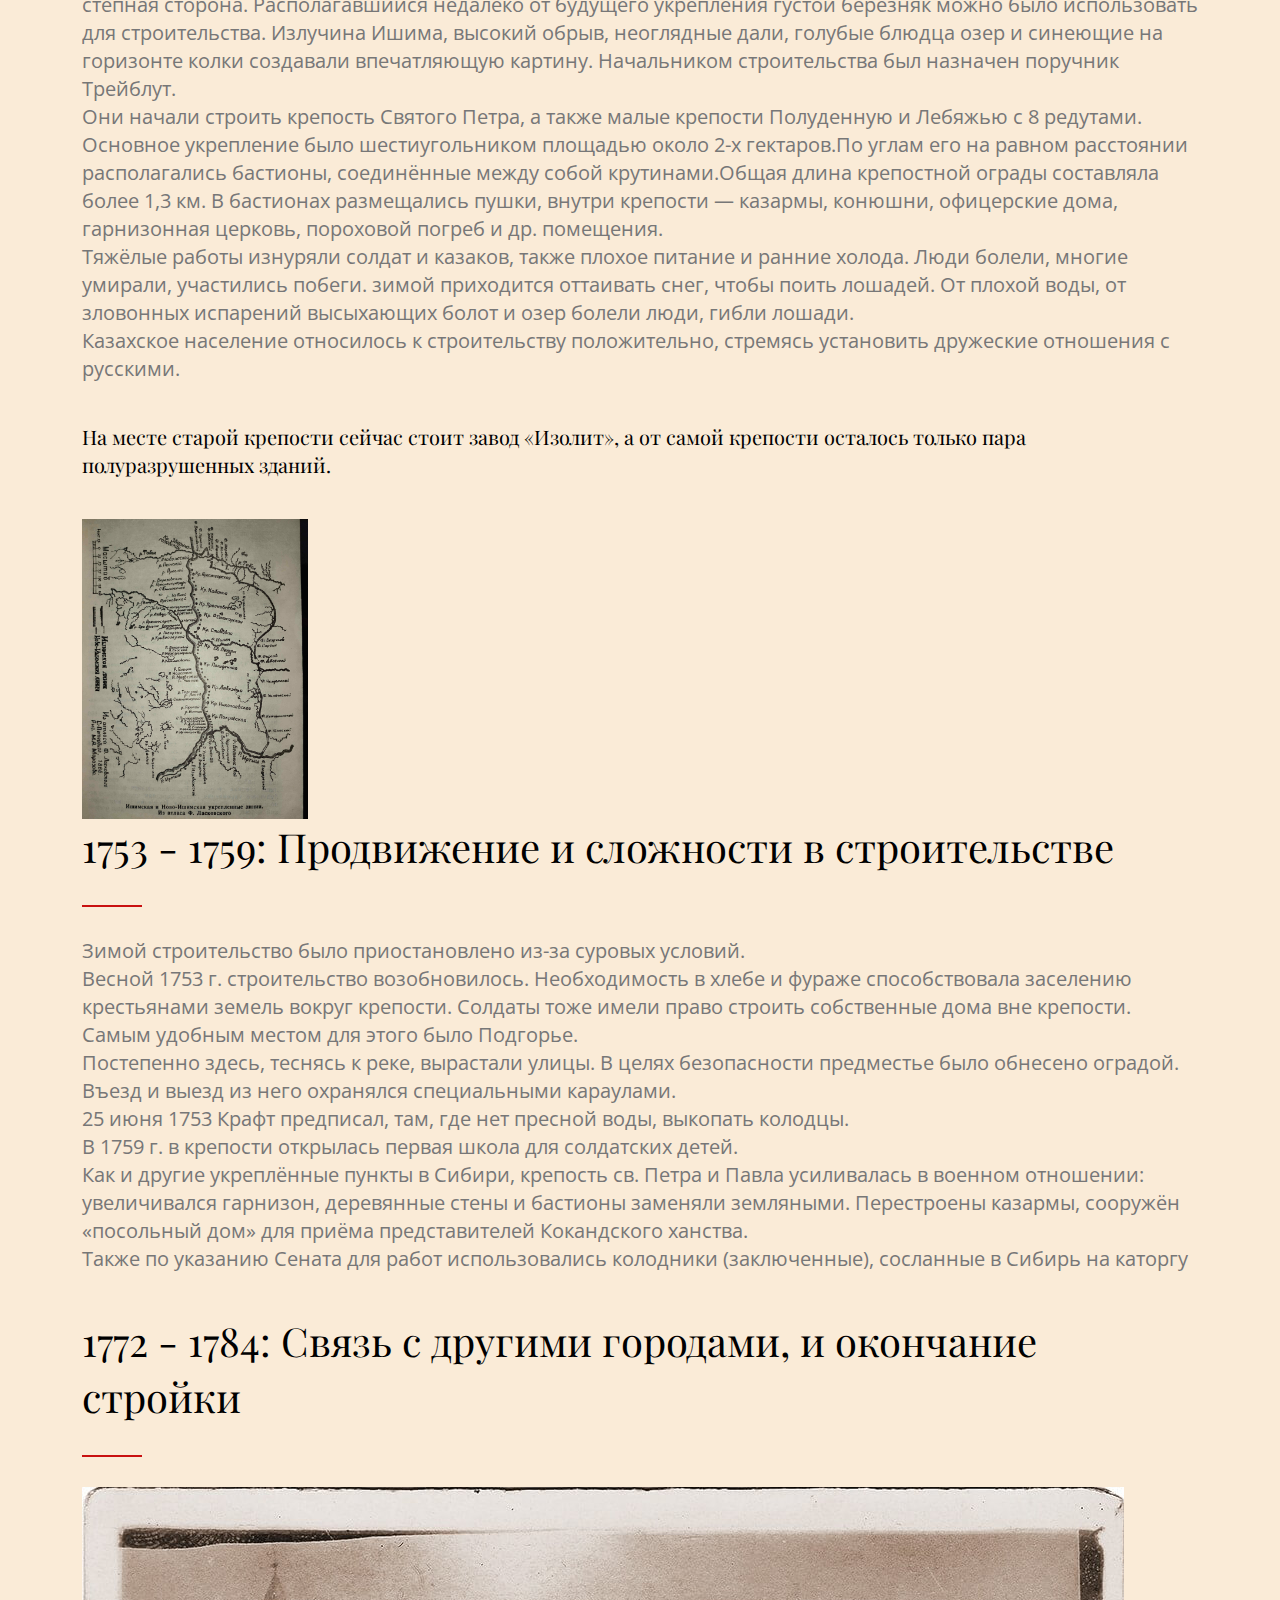
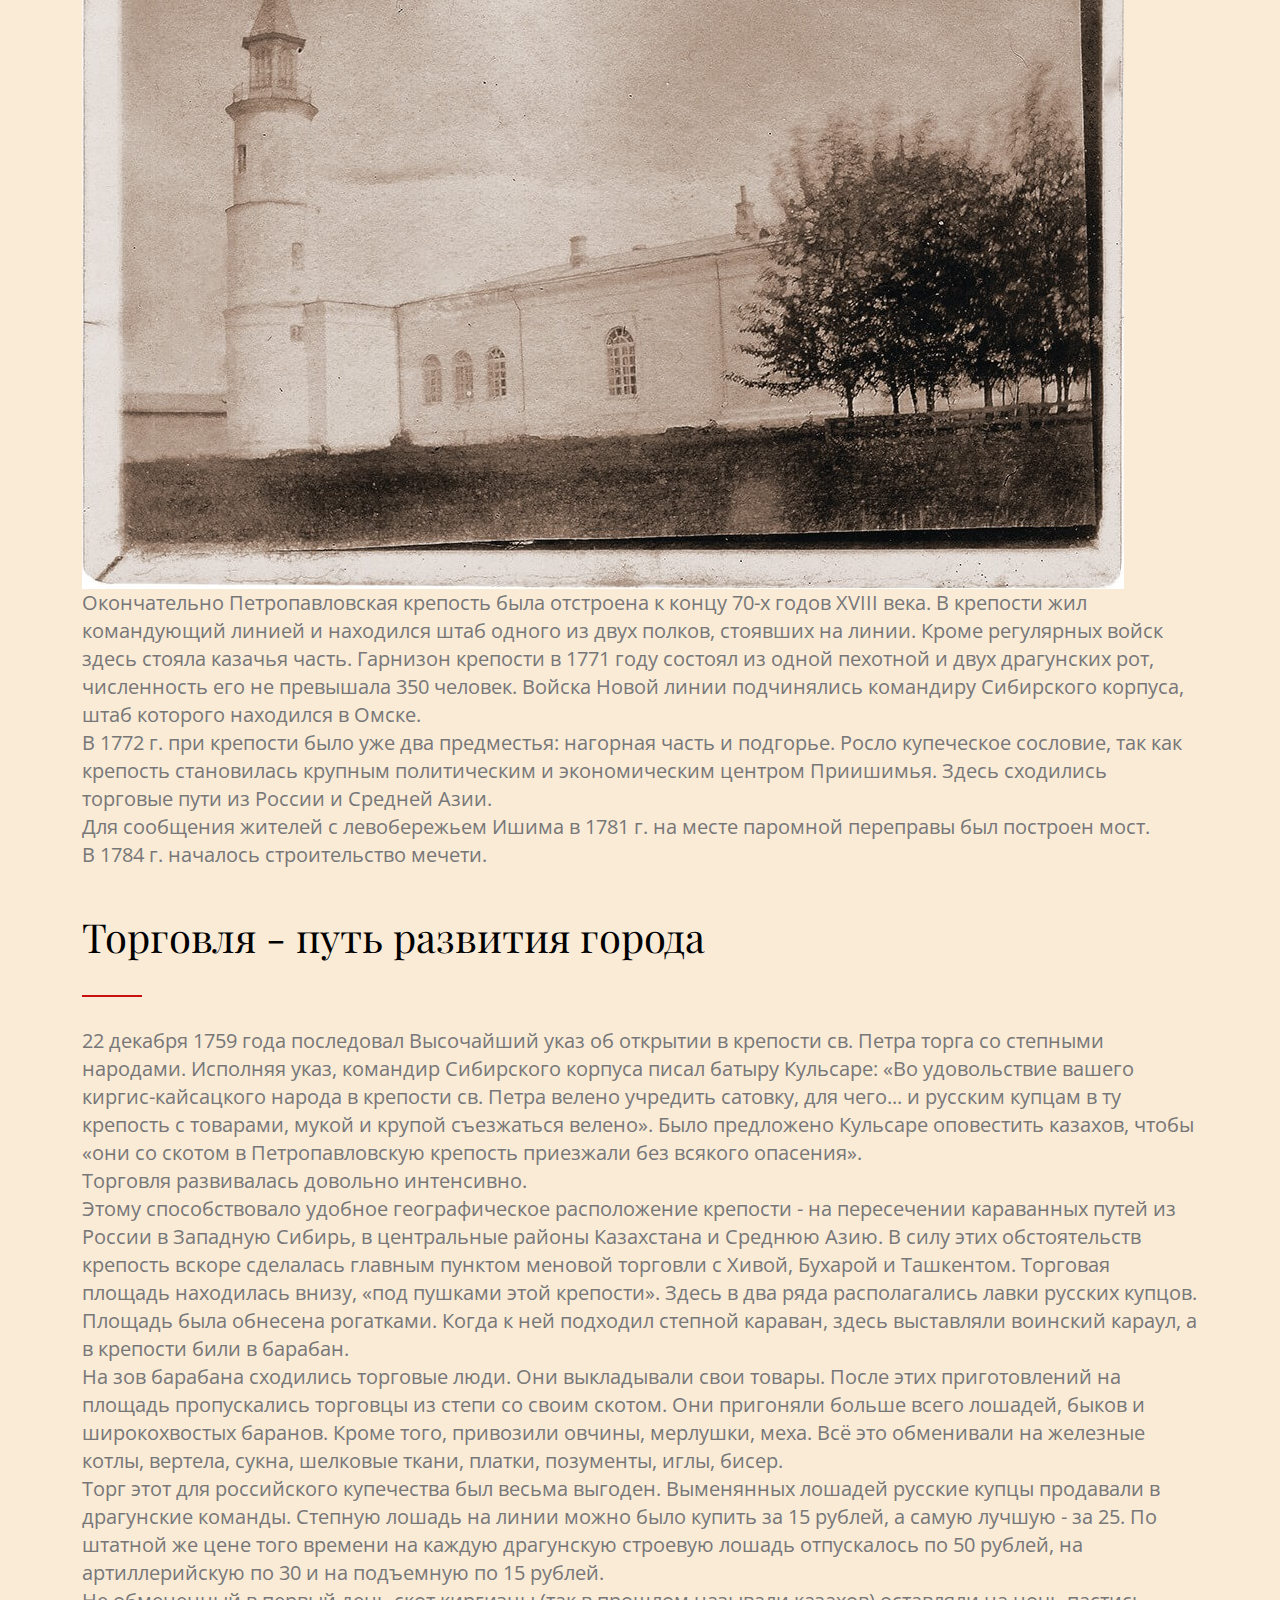
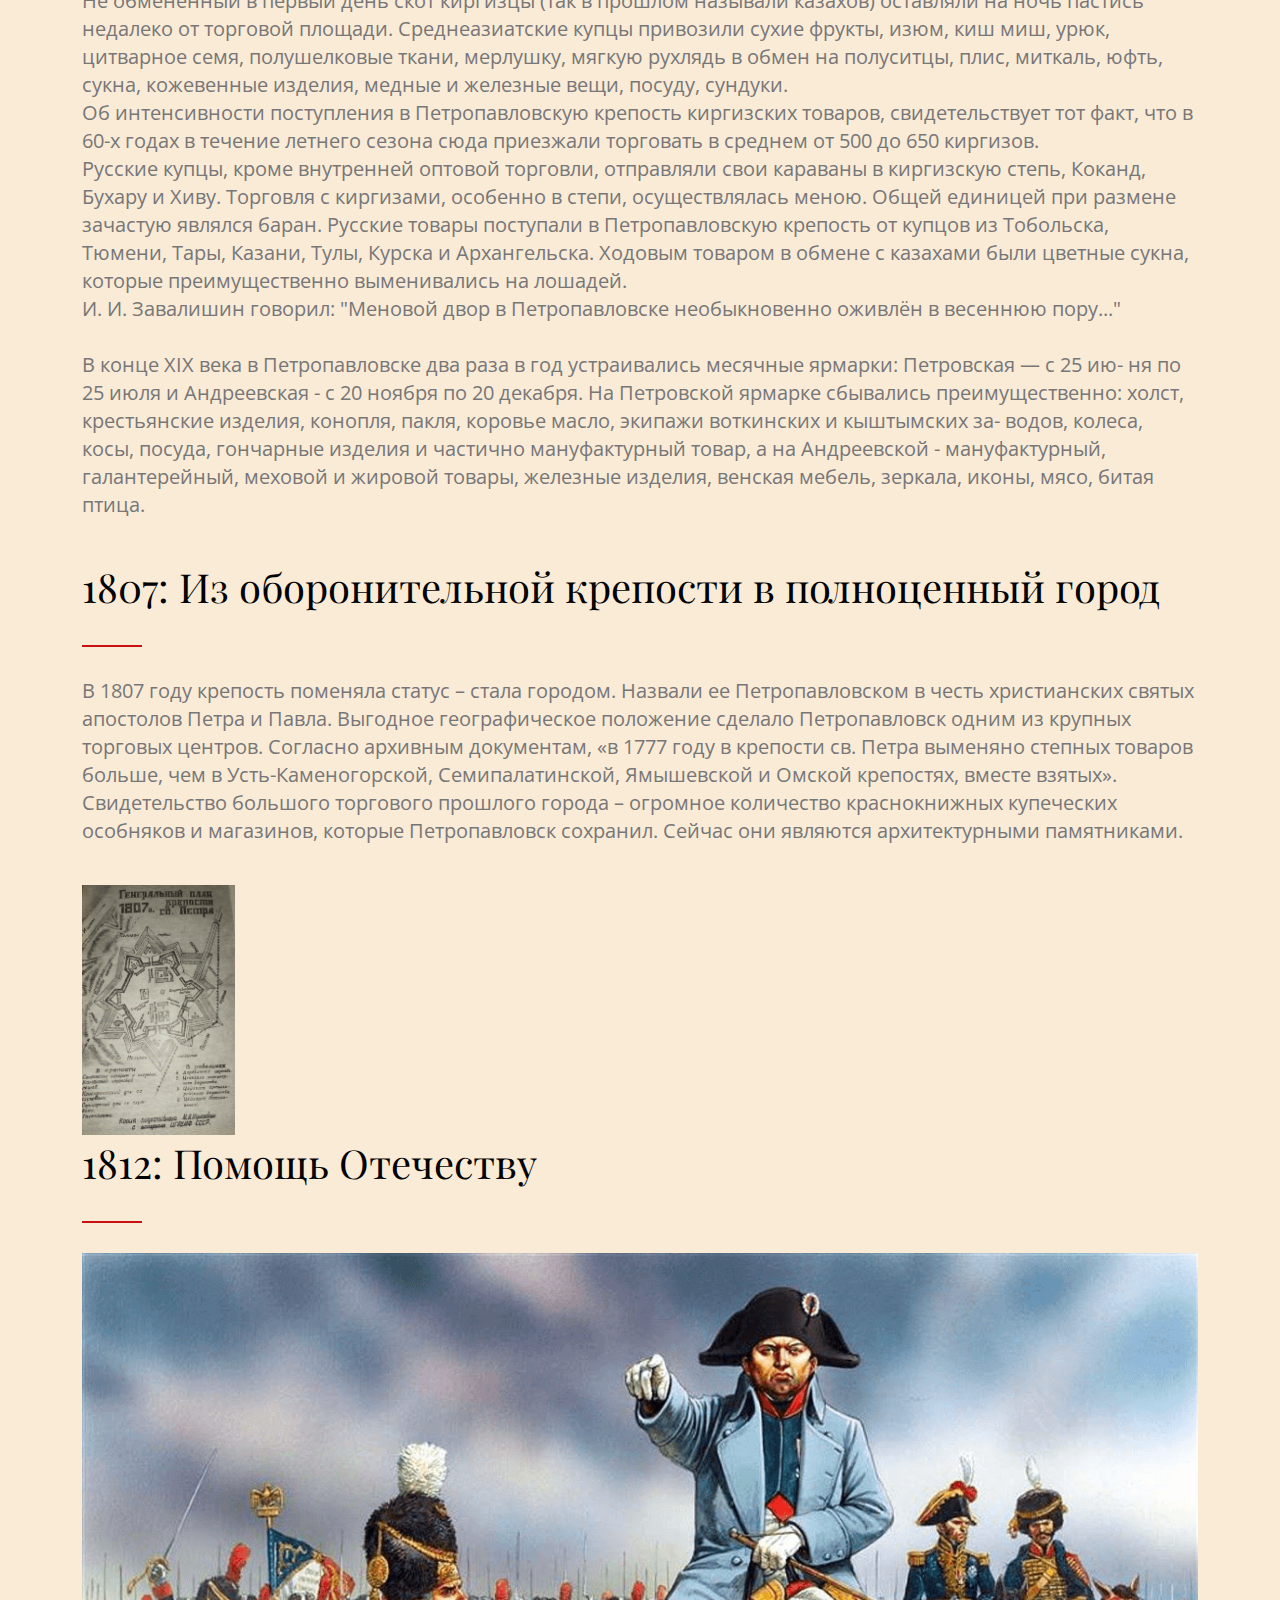
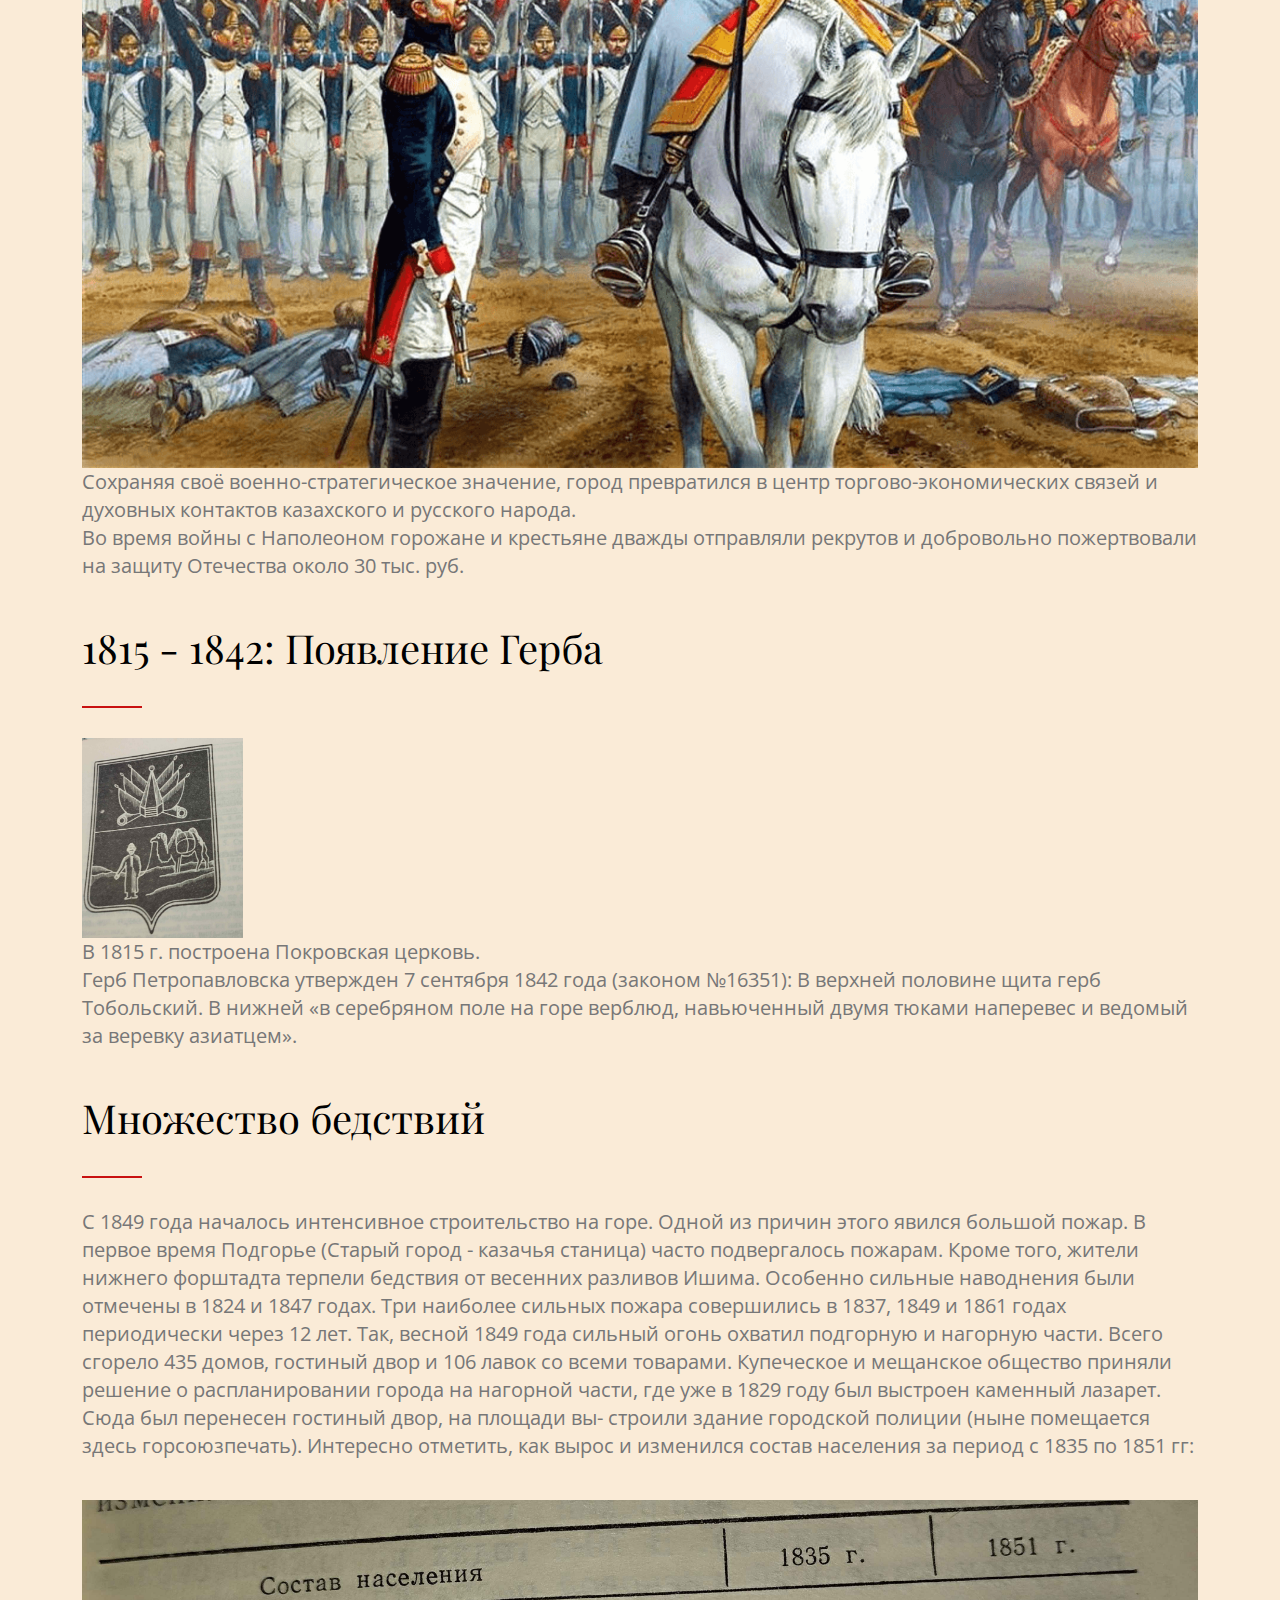
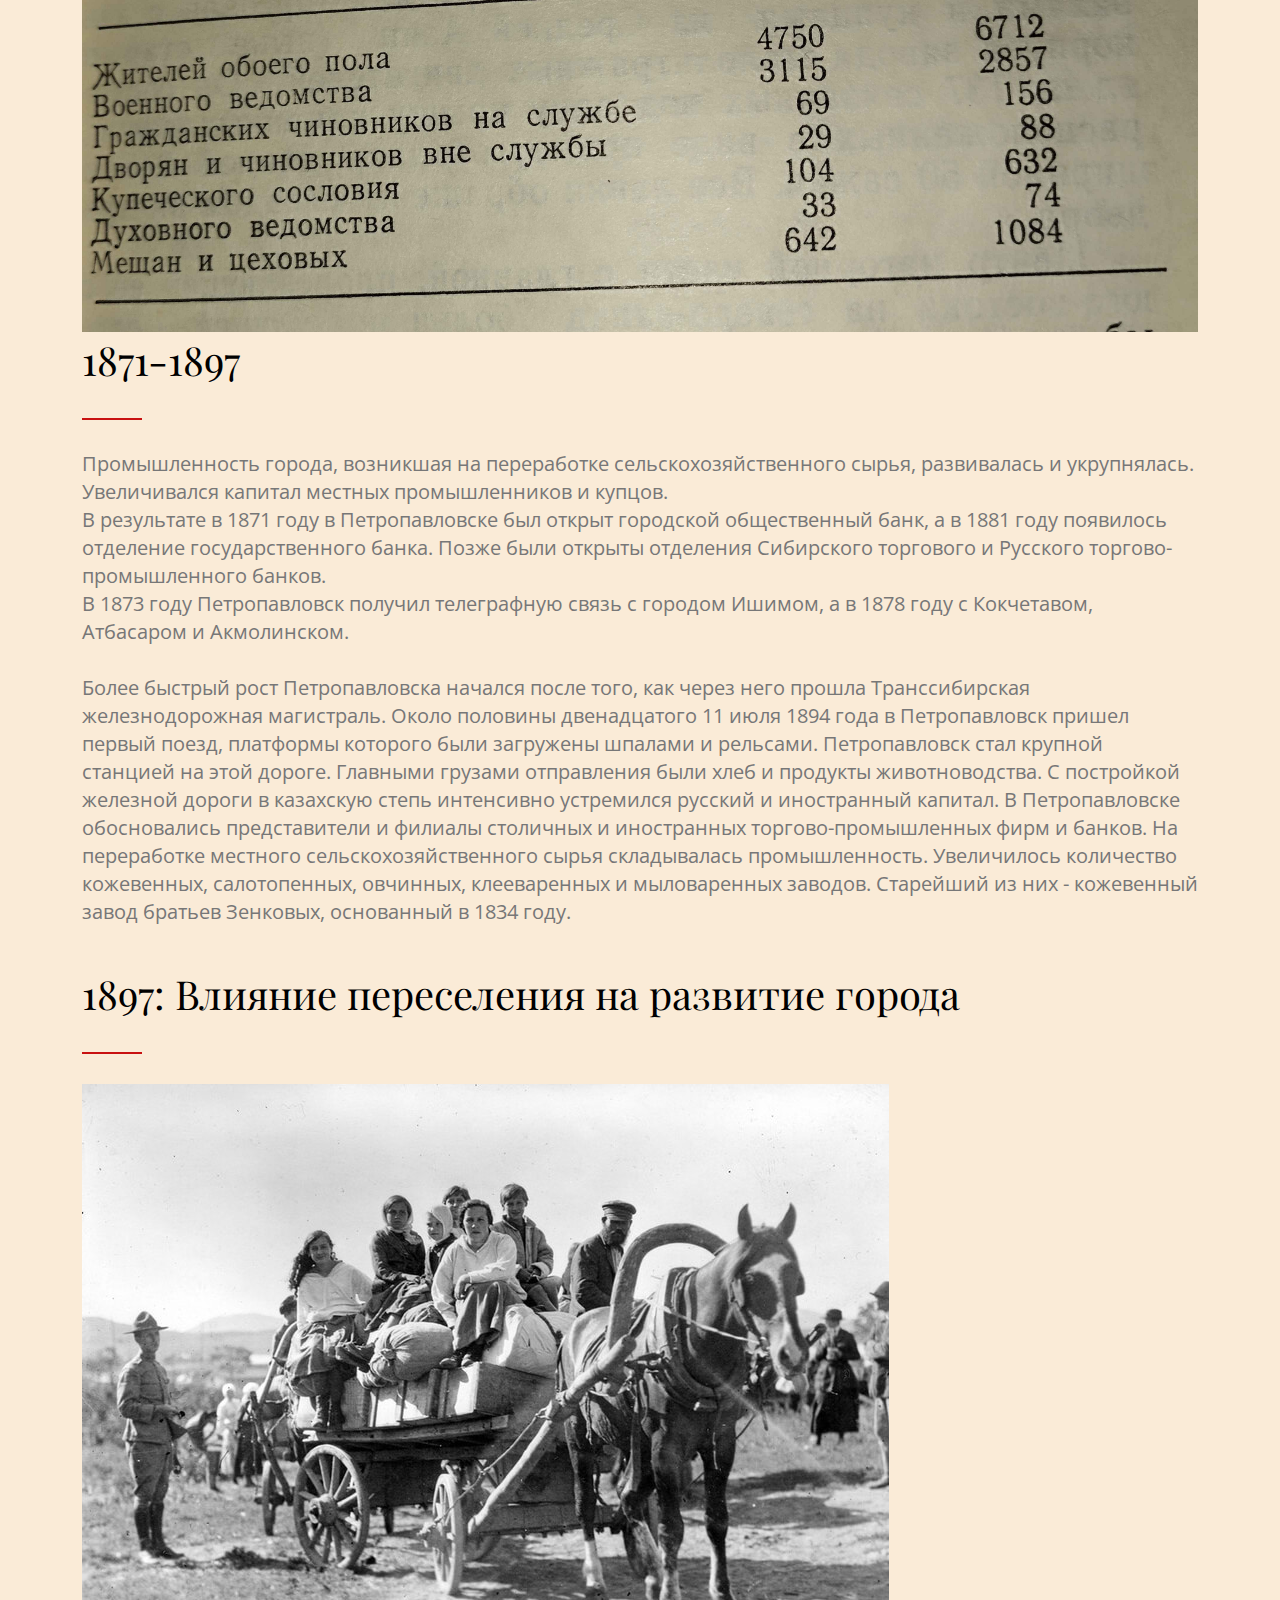
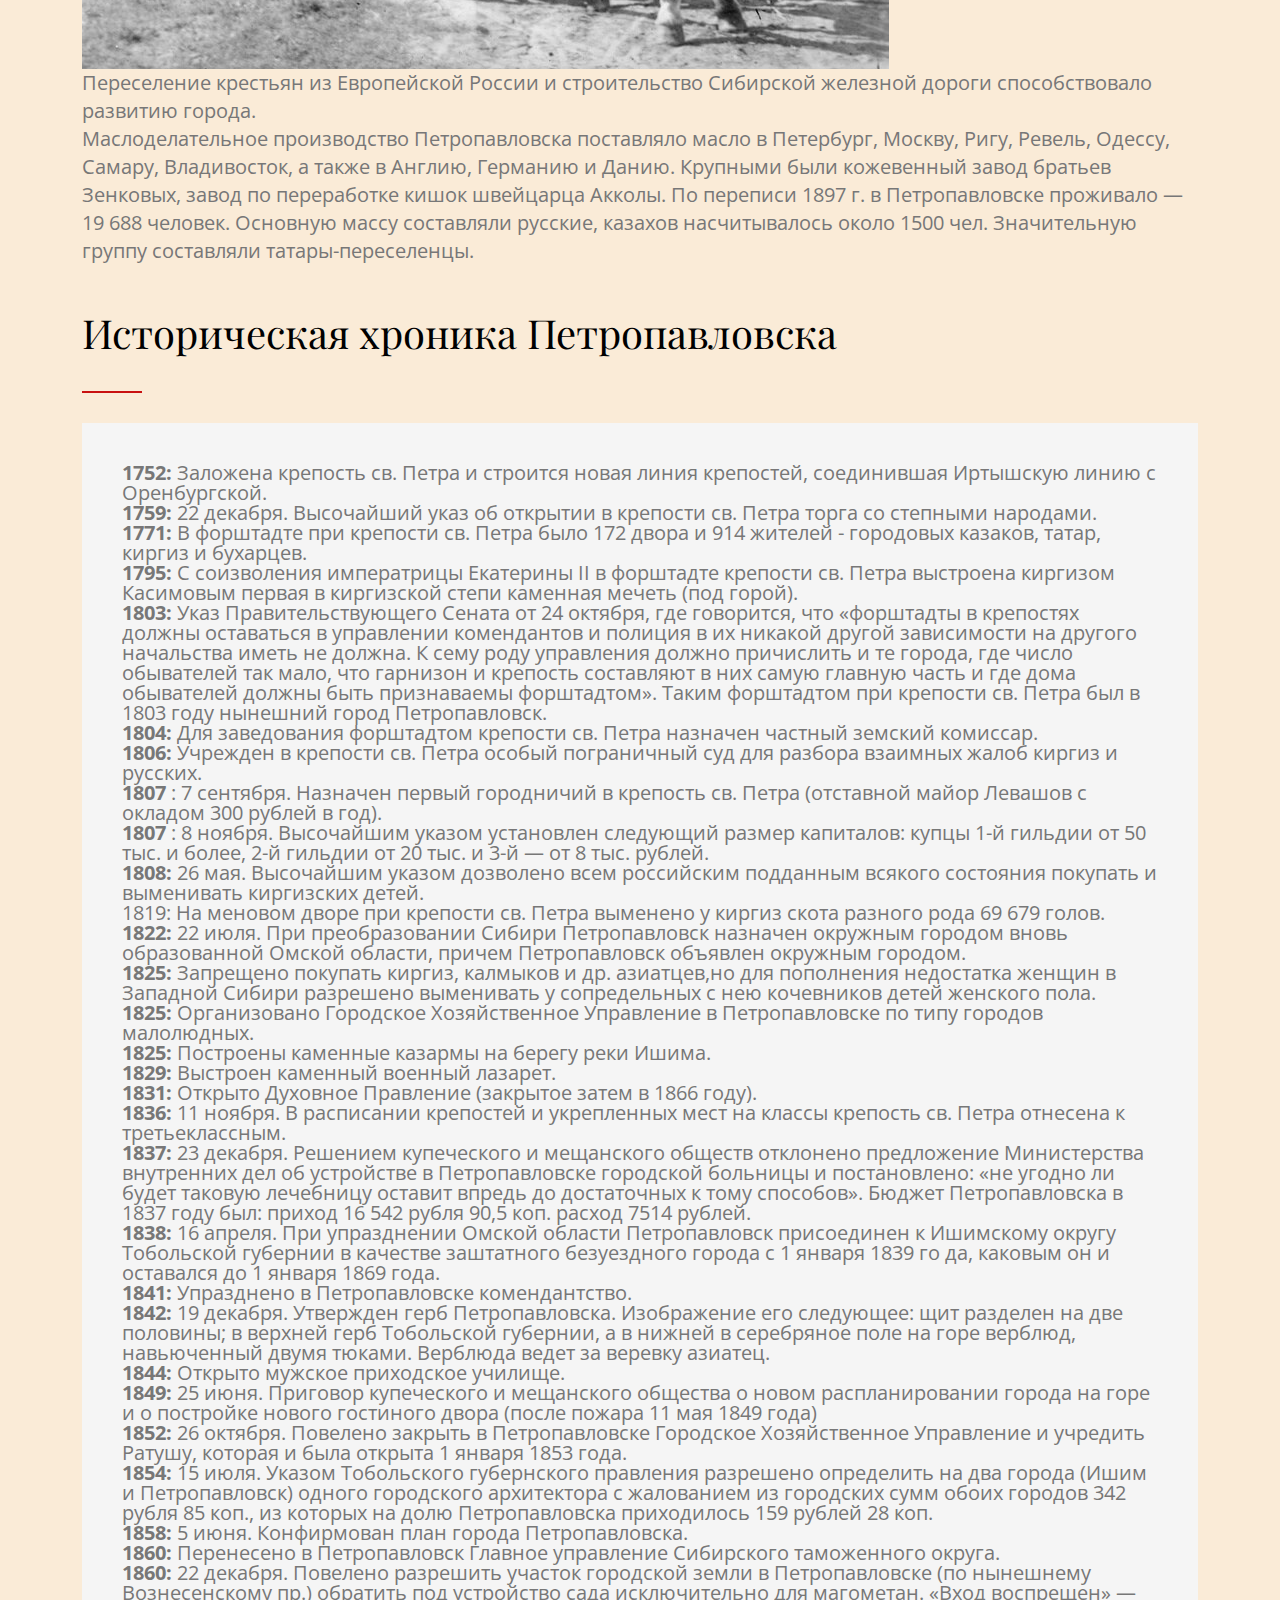
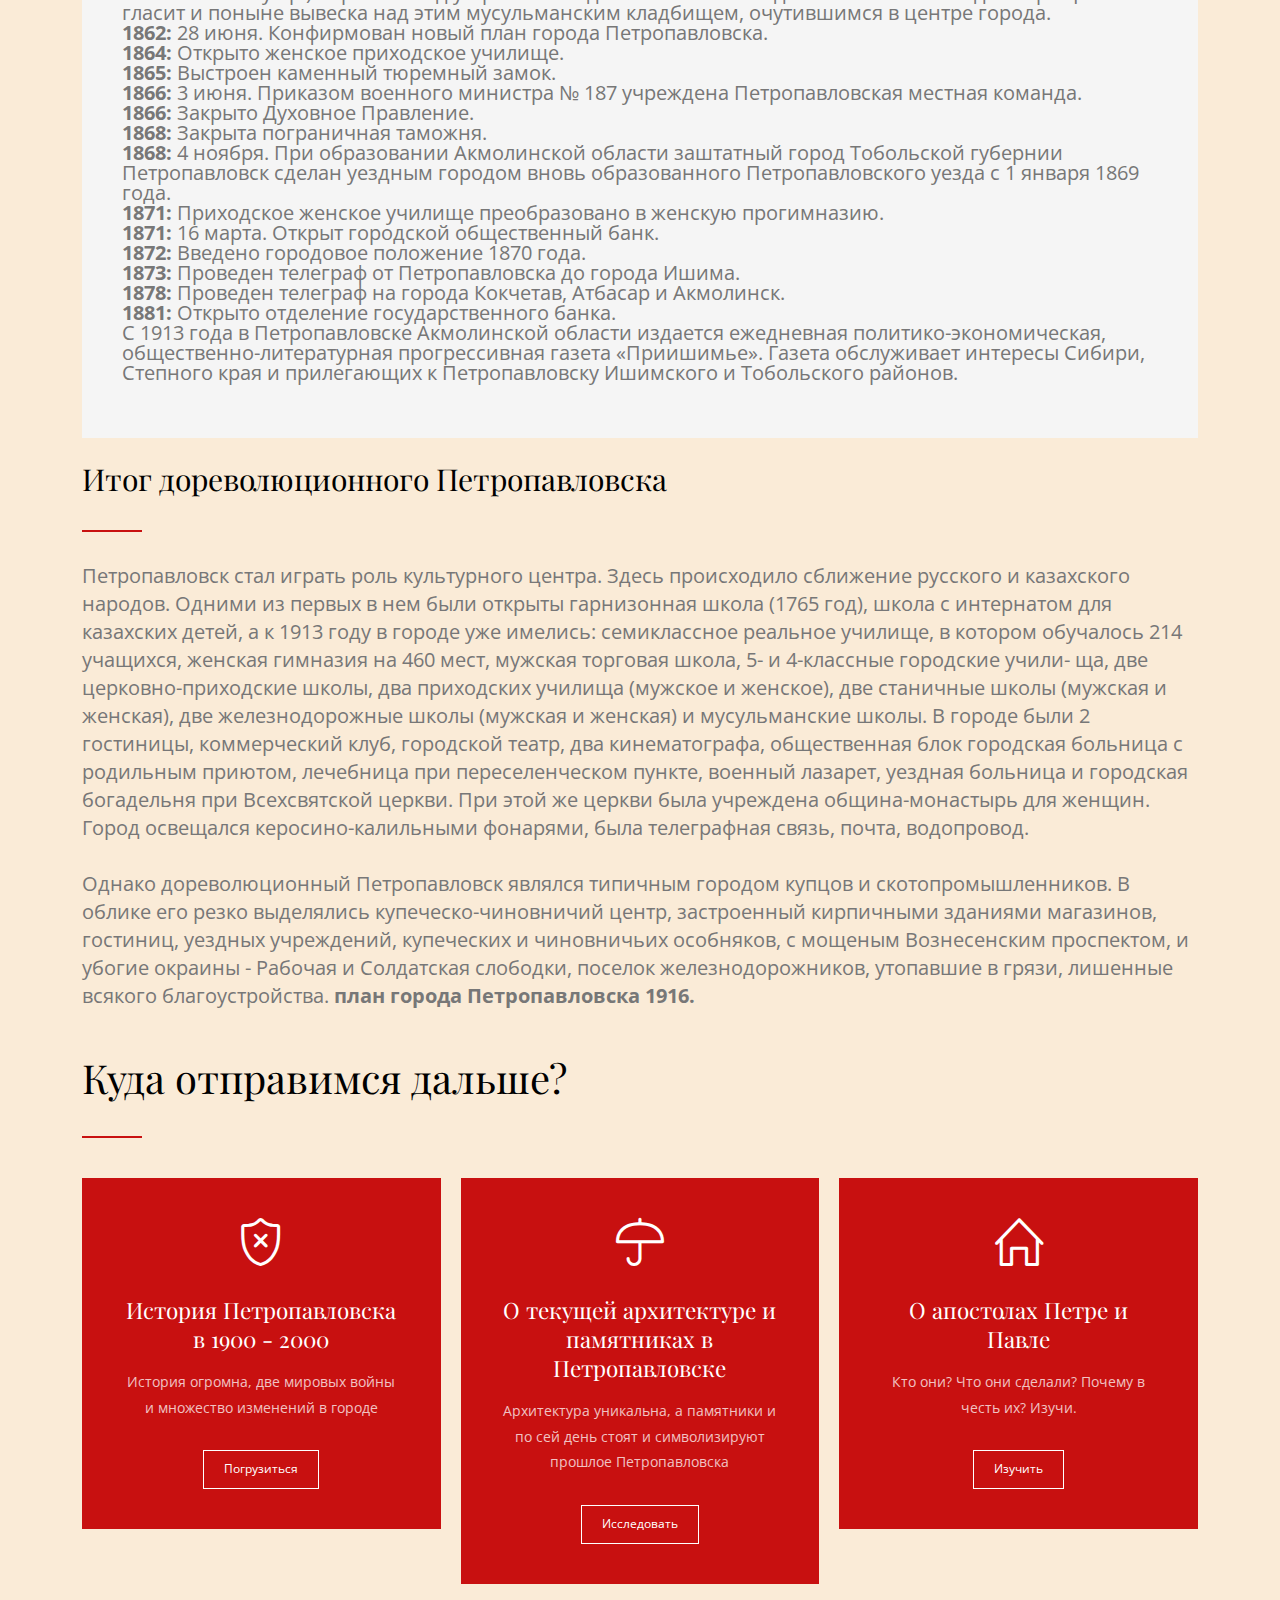
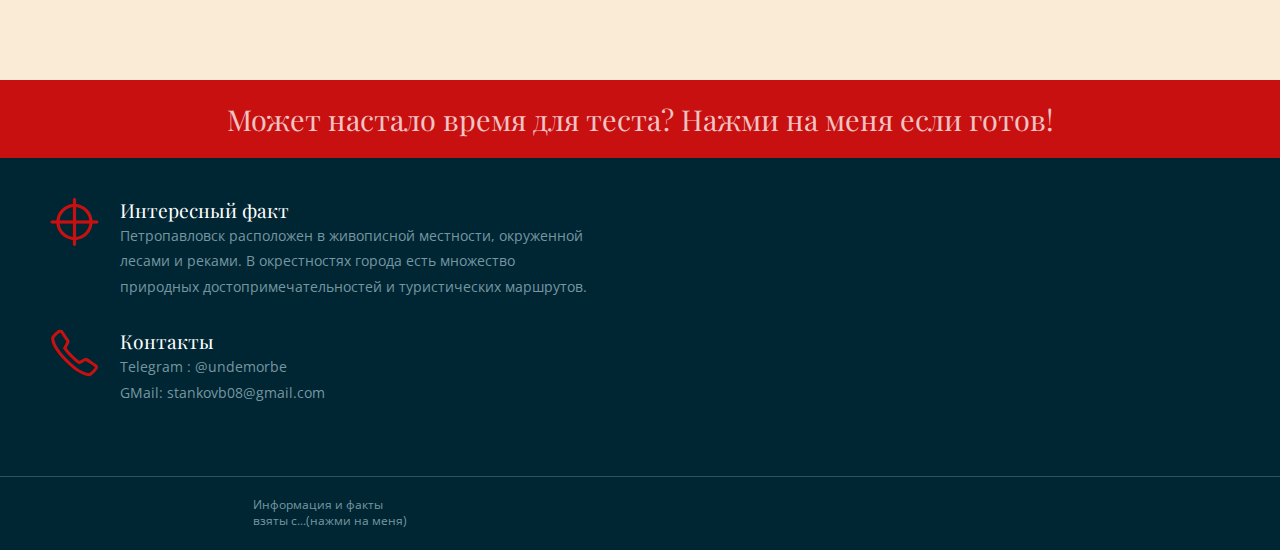
<file: petro1740-1897.html>
<!DOCTYPE html>
<html lang="en-US">

<head>
    <meta charset="UTF-8">
    <meta name="viewport" content="width=device-width,initial-scale=1">
    <title>Петропавловск: 1740 - 1897</title>
    <link rel="stylesheet" href="css/components.css">
    <link rel="stylesheet" href="css/icons.css">
    <link rel="stylesheet" href="css/responsee.css">
    <link rel="stylesheet" href="owl-carousel/owl.carousel.css">
    <link rel="stylesheet" href="owl-carousel/owl.theme.css">
    <link rel="stylesheet" href="css/style.css">
    <link href="https://fonts.googleapis.com/css?family=Playfair+Display&subset=latin,latin-ext" rel="stylesheet"
        type="text/css">
    <link href="https://fonts.googleapis.com/css?family=Open+Sans:400,300,700,800&subset=latin,latin-ext"
        rel="stylesheet" type="text/css">
    <script type="text/javascript" src="js/jquery-1.8.3.min.js"></script>
    <script type="text/javascript" src="js/jquery-ui.min.js"></script>
</head>

<body class="size-1140"><!-- HEADER -->
    <header role="banner" class="position-absolute"><!-- Top Navigation -->
        <nav class="background-transparent background-transparent-hightlight full-width sticky">
            <div class="s-12 l-2"><a href="#top" class="logo"><!-- Logo White Version --> <img class="logo-white"
                        src="assets/skoGERB.png" style="width:50;height:50" alt=""><!-- Logo Dark Version --> <img
                        class="logo-dark" src="assets/petroGERB.png" style="width:59;height:50" alt=""></a></div>
            <div class="top-nav s-12 l-10">
                <ul class="right chevron">
                    <li><a href="index.html">Основная</a></li>
                    <li><a>Сервисы</a>
                        <ul>
                            <li><a>История</a>
                                <ul>
                                    <li><a href="petro1740-1897.html">1740 - 1897</a></li>
                                    <li><a href="petro1897-2000.html">1907 - 2000</a></li>
                                </ul>
                            </li>
                            <li><a>Тесты</a>
                                <ul>
                                    <li><a href="test.html">1740 - 1907</a></li>
                                    <li><a href="test2.html">1907 - 2000</a></li>
                                </ul>
                            </li>
                        </ul>
                    </li>
                    <li><a href="architecture.html">Архитектура</a></li>
                    <li><a href="gallery.html">Источники</a></li><!-- <li><a href="contact.html">Контакт</a></li> -->
                    <li><a href="petro1740-1897.html">К сводке дат</a></li>
                </ul>
            </div>
        </nav>
    </header><!-- MAIN -->
    <main role="main"><!-- Content -->
        <article>
            <header class="section background-dark">
                <div class="line">
                    <h1 class="text-white margin-top-bottom-40" id="top">Петропавловск
                    </h1>
                    <h1 class="margin-bottom-0 text-size-30">1740 - 1897<br></h1><br><a class="p2"
                        href="#other">Отправиться к другой информации?</a>
                </div>
                <div class="line">
                    <h2 class="text-size-40 margin-bottom-30">Сводка по датам</h2>
                    <hr class="break-small background-primary margin-bottom-30">
                    <p class="margin-bottom-40 text-size-20 containerInfo"></p>
                    <details>
                        <summary style="color: aliceblue;">Сводка по годам (нажми на меня)</summary>
                        <div id="dates"></div>
                        <ul>
                            <li><a href="#before">Предыстория: Легенда о возникновении</a></li>
                            <li><a href="#1740">1740: Идеи о возведении новой линии укреплений</a></li>
                            <li><a href="#1752 26">26 марта 1752: Указ о создании новой линии укреплений</a></li>
                            <li><a href="#1752">Июнь 1752: Экспедиция и начало строительства</a></li>
                            <li><a href="#1753">1753 - 1759: Продвижение и сложности в строительстве</a></li>
                            <li><a href="#1772">1772 - 1784: Связь с другими городами, и окончание стройки</a></li>
                            <li><a href="#torgovlya">Торговля - путь развития города</a></li>
                            <li><a href="#1807">1807: Из оборонительной крепости в полноценный город</a></li>
                            <li><a href="#1812">1812: Помощь Отечеству</a></li>
                            <li><a href="#1849">1815 - 1842: Появление Герба</a></li>
                            <li><a href="#бедствия">Множество бедствий</a></li>

                            <li><a href="#1850-1897">1871 - 1897: Промышленное развитие города</a></li>
                            <li><a href="#1897">1897: Влияние переселения на развитие города</a></li>
                            <li><a href="#хроника">Общая историческая хроника Петропавловска</a></li>
                            <li><a href="#итог">Итог дореволюционного Петропавловска</a></li>
                            <li><a href="#test">Тест: проверка знаний</a></li>
                        </ul>
                    </details>
                    <div></div>
                    <!--    <img src="assets/subaru.gif" alt="Исторический GIF"
                        style="max-width:75%; height:auto; width:auto; max-width:325px;">
                </div> -->
                </div>
            </header>
            <section class="section background-yellow">
                <div class="scroll-to-top">
                    &#9650; <!-- Это символ стрелки вверх -->
                </div>

                <div class="line" id="before">
                    <h2 class="text-size-40 margin-bottom-30">Предыстория: легенда о возникновении</h2>
                    <hr class="break-small background-primary margin-bottom-30">
                    <p class="margin-bottom-40 text-size-20 containerInfo"></p>
                    <div class="containerInfo">Существует легенда о возникновении Петропавловска. Эту легенду слышал и
                        будущий писатель Сабит Муканов , когда юношей впервые приехал в Петропавловск. Она излагается в
                        его книге «Школа жизни»: «Когда-то в старину эти края принадлежали баю Даулеткельдею из рода
                        Атыгай. Здесь, у Ишима, были его зимовки. В те времена казахами управлял хан Аблай. Однажды к
                        нему в ставку, находящуюся в Боровом, пришли двое русских, братья Петр и Павел, и попросили
                        отдать им клочок земли с воловью шкуру во владениях Даулеткельдея у крутого ишимского яра. От
                        души посмеявшись, Аблай исполнил просьбу братьев. Хитроумные Петр и Павел разрезали воловью
                        шкуру на тонкие ремешки и отмерили этой мерой огромный участок земли. Аблаю поздно было
                        отказываться от своих слов, и он подтвердил свое решение. Вот здесь братья и построили городок,
                        названный их именем». Однако это только легенда. Настоящая же история города складывалась иначе.
                    </div>
                    <p></p>
                </div>
                <div class="line" id="1740">
                    <h2 class="text-size-40 margin-bottom-30">1740: Идеи о возведении новой линии укреплений</h2>
                    <hr class="break-small background-primary margin-bottom-30">
                    <p class="margin-bottom-40 text-size-20 containerInfo"></p><img src="assets/info_assets/senat.png"
                        alt="">
                    <div class="containerInfo">В начале 18 века на юге
                        Западной Сибири существовала укрепленная Ишимская линия.<br>Она шла от реки Тобол через Царево
                        Городище (ныне город Курган), Коркину Слободу (ныне город Ишим) до Чернолуцкого острога на
                        Иртыше (севернее Омска на 50 километров). Ишимская линия была слишком извилистой и растянутой.
                        Протяженность ее составляла 985 верст (1 верста = 1066,8 метров).</div>Укрепленные
                    пункты находились на значительном расстоянии друг от друга и, следовательно, не могли надлежащим
                    образом препятствовать неприятельским вторжениям.<br>Встал вопрос о выпрямлении и переносе Ишимской
                    линии на юг с целью сокращения ее протяженности между реками Тоболом и Иртышом. С 1743 по 1745 годы
                    инженерами и геодезистами производились изыскания новой линии. Было составлено и направлено в Сенат
                    два проекта. Один из них принадлежал поручику Шишкову и майору Сташкееву. Этот проект предусматривал
                    спрямить линию и вести её вдоль цепи пресных и горько-соленых озер.<br>Подполковник Кутузов возражал
                    против такого варианта, мотивируя это недостатком пресной воды и неудобством местности для
                    поселения. Он представил свой проект, в котором предполагал провести новую линию вблизи большой
                    Сибирской дороги, соединяющей сибирские остроги. Сенат отправил оба проекта на рассмотрение
                    губернатора А. М. Сухарева и командира Сибирского корпуса генерал-майора Киндермана. Последний
                    отверг проект Кутузова, как не достигавший цели сокращение линин.<br>Киндерман поддерживал проект
                    спрямления линии, так как укрепления надежно защищали Тобольскую губернию от возможных набегов. В
                    результате русские границы отодвигались к югу на 50-200 верст от старой Ишимской линии и сокращались
                    почти вдвое. Сенат одобрил проект, представленный Киндерманом.<p></p>
                </div>
                <div class="line" id="1752 26">
                    <h2 class="text-size-40 margin-bottom-30">26 марта 1752: Указ о создании новой линии укреплений</h2>
                    <hr class="break-small background-primary margin-bottom-30">
                    <p class="margin-bottom-40 text-size-20 containerInfo">26 марта 1752 года последовал указ Сената:
                        «Хотя и были посланы для съемки на линию капитан Новоселов, подполковник Кутузов и майор
                        Сташкеев, но Вы, генерал-майор Киндерман, нашли ее кривой, и после своего проезда сами назначили
                        линию, то и построить на ней к лучшему защищению Сибирской стороны от набегов Киргиз-Кайсацких и
                        для обуздания тех орд, кочующих к Сибирской стороне, от их своевольностей, и чтоб оный народ
                        содержан был в подданической должности, от Омской крепости до урочища Звериной Головы.<br>1 -
                        Две шестиугольных крепости, де- вять четырехугольных, 33 редута, 42 маяка.<br>2 - Нарядить из
                        таможних войск 1290 человек регулярного, 2352 нерегулярного, всего 3642 человек, которым лю- дям
                        те крепости строить без заплаты из казны Ея Императорского Величества заработанных денег.<br>3 -
                        Инструменты, заготовленные на Екатеринбургских заводах, и железо отправлять на Новую линию
                        заблаговременно.<br>4 - Для прикрытия работ от набегов Киргизов выставить на Новую линию 1 из
                        Сибирских армейских полков.<br>5 - Озаботиться о снабжении Новой линии провиантом.<br>6 - Для
                        заготовления провианта на месте, согласно представлению Киндермана, заселить новые места
                        поселянами из охотников обывателей Сибирских городов, также отставных солдат, драгун и казаков,
                        в каждую по 50, в редут по 20 человек. Однако в таком случае поступать обще с согласия с
                        Сибирским Губернатором Сухаревым, весьма с осмотрением, чтобы из того принужденного переселения
                        (кроме охотников), народу не могло последовать крайнего изнеможения и убытка, и для того
                        переселять из вышеупомянутых одних желающих».</p>
                </div>
                <div class="line" id="1752">
                    <h2 class="text-size-40 margin-bottom-30">Июнь 1752: Экспедиция и начало строительства</h2>
                    <hr class="break-small background-primary margin-bottom-30">
                    <p class="margin-bottom-40 text-size-20 containerInfo">Выстроенная линия укреплений получила
                        название Ново-Ишимской. Она соединила Оренбургскую линию на западе и Иртышскую — на востоке. В
                        народе линию называли «Горькой», очевидно, из-за множества горько-соленых озер, разбросанных
                        вдоль всей трассы. На всем протяжении линии не хватало пресной воды. Офицеры, находившиеся в
                        крепостях, жаловались руководителю строительных работ Крафту на недостаток пресной воды.<br>6
                        июля 1752 года в урочище Кызыл-Жар - Красный Яр (получившего это название от красноватого,
                        высокого и отвесного берега Ишима) на 160 верст южнее старой (Ишимской) линии прибыла экспедиция
                        из почти 2 тысяч человек и заложили главную крепость Новой линии - крепость святого Петра,
                        позднее названную Петропавловской.<br>Место, выбранное для крепости, в стратегическом отношении
                        оказалось удачным. Два крутых оврага, ограничивающих строительную площадку выходили к Ишиму и
                        вместе с обрывистым берегом реки создавали естественную преграду возможному неприятелю. Больших
                        работ по строительству укреплений требовала лишь степная сторона. Располагавшийся недалеко от
                        будущего укрепления густой березняк можно было использовать для строительства. Излучина Ишима,
                        высокий обрыв, неоглядные дали, голубые блюдца озер и синеющие на горизонте колки создавали
                        впечатляющую картину. Начальником строительства был назначен поручник Трейблут.<br>Они начали
                        строить крепость Святого Петра, а также малые крепости Полуденную и Лебяжью с 8 редутами.
                        Основное укрепление было шестиугольником площадью около 2-х гектаров.По углам его на равном
                        расстоянии располагались бастионы, соединённые между собой крутинами.Общая длина крепостной
                        ограды составляла более 1,3 км. В бастионах размещались пушки, внутри крепости — казармы,
                        конюшни, офицерские дома, гарнизонная церковь, пороховой погреб и др. помещения.<br>Тяжёлые
                        работы изнуряли солдат и казаков, также плохое питание и ранние холода. Люди болели, многие
                        умирали, участились побеги. зимой приходится оттаивать снег, чтобы поить лошадей. От плохой
                        воды, от зловонных испарений высыхающих болот и озер болели люди, гибли лошади.<br>Казахское
                        население относилось к строительству положительно, стремясь установить дружеские отношения с
                        русскими.</p>
                    <p class="margin-bottom-40 text-size-20 h2">На месте старой крепости сейчас стоит завод «Изолит», а
                        от самой крепости осталось только пара полуразрушенных зданий.</p>
                </div>
                <div class="line" id="LINE"><a href="assets/info_assets/line.jpg"><img src="assets/info_assets/line.jpg"
                            style="max-height:300px;width:auto" alt=""></a></div>
                <div class="line" id="1753">
                    <h2 class="text-size-40 margin-bottom-30">1753 - 1759: Продвижение и сложности в строительстве</h2>
                    <hr class="break-small background-primary margin-bottom-30">
                    <p class="margin-bottom-40 text-size-20 containerInfo">Зимой строительство было приостановлено из-за
                        суровых условий.<br>Весной 1753 г. строительство возобновилось. Необходимость в хлебе и фураже
                        способствовала заселению крестьянами земель вокруг крепости. Солдаты тоже имели право строить
                        собственные дома вне крепости. Самым удобным местом для этого было Подгорье.<br>Постепенно
                        здесь, теснясь к реке, вырастали улицы. В целях безопасности предместье было обнесено оградой.
                        Въезд и выезд из него охранялся специальными караулами.<br>25 июня 1753 Крафт предписал, там,
                        где нет пресной воды, выкопать колодцы.<br>В 1759 г. в крепости открылась первая школа для
                        солдатских детей.<br>Как и другие укреплённые пункты в Сибири, крепость св. Петра и Павла
                        усиливалась в военном отношении: увеличивался гарнизон, деревянные стены и бастионы заменяли
                        земляными. Перестроены казармы, сооружён «посольный дом» для приёма представителей Кокандского
                        ханства.<br>Также по указанию Сената для работ использовались колодники (заключенные), сосланные
                        в Сибирь на каторгу</p>
                </div>
                <div class="line" id="1772">
                    <h2 class="text-size-40 margin-bottom-30">1772 - 1784: Связь с другими городами, и окончание стройки
                    </h2>
                    <hr class="break-small background-primary margin-bottom-30"><img
                        src="assets/info_assets/mechet1784.jpg" alt="">
                    <div class="containerInfo">
                        <p class="margin-bottom-40 text-size-20 containerInfo">Окончательно Петропавловская крепость
                            была отстроена к концу 70-х годов XVIII века. В крепости жил командующий линией и находился
                            штаб одного из двух полков, стоявших на линии. Кроме регулярных войск здесь стояла казачья
                            часть. Гарнизон крепости в 1771 году состоял из одной пехотной и двух драгунских рот,
                            численность его не превышала 350 человек. Войска Новой линии подчинялись командиру
                            Сибирского корпуса, штаб которого находился в Омске.<br>В 1772 г. при крепости было уже два
                            предместья: нагорная часть и подгорье. Росло купеческое сословие, так как крепость
                            становилась крупным политическим и экономическим центром Приишимья. Здесь сходились торговые
                            пути из России и Средней Азии.<br>Для сообщения жителей с левобережьем Ишима в 1781 г. на
                            месте паромной переправы был построен мост.<br>В 1784 г. началось строительство мечети.</p>
                    </div>
                </div>
                <div class="line" id="torgovlya">
                    <h2 class="text-size-40 margin-bottom-30">Торговля - путь развития города</h2>
                    <hr class="break-small background-primary margin-bottom-30">
                    <div class="containerInfo">
                        <p class="margin-bottom-40 text-size-20 containerInfo">22 декабря 1759 года последовал
                            Высочайший указ об открытии в крепости св. Петра торга со степными народами. Исполняя указ,
                            командир Сибирского корпуса писал батыру Кульсаре: «Во удовольствие вашего киргис-кайсацкого
                            народа в крепости св. Петра велено учредить сатовку, для чего... и русским купцам в ту
                            крепость с товарами, мукой и крупой съезжаться велено». Было предложено Кульсаре оповестить
                            казахов, чтобы «они со скотом в Петропавловскую крепость приезжали без всякого
                            опасения».<br>Торговля развивалась довольно интенсивно.<br>Этому способствовало удобное
                            географическое расположение крепости - на пересечении караванных путей из России в Западную
                            Сибирь, в центральные районы Казахстана и Среднюю Азию. В силу этих обстоятельств крепость
                            вскоре сделалась главным пунктом меновой торговли с Хивой, Бухарой и Ташкентом. Торговая
                            площадь находилась внизу, «под пушками этой крепости». Здесь в два ряда располагались лавки
                            русских купцов. Площадь была обнесена рогатками. Когда к ней подходил степной караван, здесь
                            выставляли воинский караул, а в крепости били в барабан.<br>На зов барабана сходились
                            торговые люди. Они выкладывали свои товары. После этих приготовлений на площадь пропускались
                            торговцы из степи со своим скотом. Они пригоняли больше всего лошадей, быков и широкохвостых
                            баранов. Кроме того, привозили овчины, мерлушки, меха. Всё это обменивали на железные котлы,
                            вертела, сукна, шелковые ткани, платки, позументы, иглы, бисер.<br>Торг этот для российского
                            купечества был весьма выгоден. Выменянных лошадей русские купцы продавали в драгунские
                            команды. Степную лошадь на линии можно было купить за 15 рублей, а самую лучшую - за 25. По
                            штатной же цене того времени на каждую драгунскую строевую лошадь отпускалось по 50 рублей,
                            на артиллерийскую по 30 и на подъемную по 15 рублей.<br>Не обмененный в первый день скот
                            киргизцы (так в прошлом называли казахов) оставляли на ночь пастись недалеко от торговой
                            площади. Среднеазиатские купцы привозили сухие фрукты, изюм, киш миш, урюк, цитварное семя,
                            полушелковые ткани, мерлушку, мягкую рухлядь в обмен на полуситцы, плис, миткаль, юфть,
                            сукна, кожевенные изделия, медные и железные вещи, посуду, сундуки.<br>Об интенсивности
                            поступления в Петропавловскую крепость киргизских товаров, свидетельствует тот факт, что в
                            60-х годах в течение летнего сезона сюда приезжали торговать в среднем от 500 до 650
                            киргизов.<br>Русские купцы, кроме внутренней оптовой торговли, отправляли свои караваны в
                            киргизскую степь, Коканд, Бухару и Хиву. Торговля с киргизами, особенно в степи,
                            осуществлялась меною. Общей единицей при размене зачастую являлся баран. Русские товары
                            поступали в Петропавловскую крепость от купцов из Тобольска, Тюмени, Тары, Казани, Тулы,
                            Курска и Архангельска. Ходовым товаром в обмене с казахами были цветные сукна, которые
                            преимущественно выменивались на лошадей.<br>И. И. Завалишин говорил: "Меновой двор в
                            Петропавловске необыкновенно оживлён в весеннюю пору..."<br><br>В конце ХІХ века в
                            Петропавловске два раза в год устраивались месячные ярмарки: Петровская — с 25 ию- ня по 25
                            июля и Андреевская - с 20 ноября по 20 декабря. На Петровской ярмарке сбывались
                            преимущественно: холст, крестьянские изделия, конопля, пакля, коровье масло, экипажи
                            воткинских и кыштымских за- водов, колеса, косы, посуда, гончарные изделия и частично
                            мануфактурный товар, а на Андреевской - мануфактурный, галантерейный, меховой и жировой
                            товары, железные изделия, венская мебель, зеркала, иконы, мясо, битая птица.</p>
                    </div>
                </div>
                <div class="line" id="1807">
                    <h2 class="text-size-40 margin-bottom-30">1807: Из оборонительной крепости в полноценный город</h2>
                    <hr class="break-small background-primary margin-bottom-30">
                    <div class="containerInfo">
                        <p class="margin-bottom-40 text-size-20">В 1807 году крепость поменяла статус – стала городом.
                            Назвали ее Петропавловском в честь христианских святых апостолов Петра и Павла. Выгодное
                            географическое положение сделало Петропавловск одним из крупных торговых центров. Согласно
                            архивным документам, «в 1777 году в крепости св. Петра выменяно степных товаров больше, чем
                            в Усть-Каменогорской, Семипалатинской, Ямышевской и Омской крепостях, вместе взятых».
                            Свидетельство большого торгового прошлого города – огромное количество краснокнижных
                            купеческих особняков и магазинов, которые Петропавловск сохранил. Сейчас они являются
                            архитектурными памятниками.</p>
                    </div><a href="assets/info_assets/1807plan.jpg"><img src="assets/info_assets/1807plan.jpg"
                            style="height:250px;width:auto" alt=""></a>
                </div>
                <div class="line" id="1812">
                    <h2 class="text-size-40 margin-bottom-30">1812: Помощь Отечеству</h2>
                    <hr class="break-small background-primary margin-bottom-30"><img src="assets/info_assets/1812.png"
                        alt="">
                    <div class="containerInfo">
                        <p class="margin-bottom-40 text-size-20">Сохраняя своё военно-стратегическое значение, город
                            превратился в центр торгово-экономических связей и духовных контактов казахского и русского
                            народа.<br>Во время войны с Наполеоном горожане и крестьяне дважды отправляли рекрутов и
                            добровольно пожертвовали на защиту Отечества около 30 тыс. руб.</p>
                    </div>
                </div>
                <div class="line" id="1849">
                    <h2 class="text-size-40 margin-bottom-30">1815 - 1842: Появление Герба</h2>
                    <hr class="break-small background-primary margin-bottom-30"><img
                        src="assets/info_assets/gerb1842.jpg" style="max-width: 200px;max-height: 200px;" alt="">
                    <div class="containerInfo">
                        <p class="margin-bottom-40 text-size-20">В 1815 г. построена Покровская церковь.<br>Герб
                            Петропавловска утвержден 7 сентября 1842 года (законом №16351): В верхней половине щита герб
                            Тобольский. В нижней «в серебряном поле на горе верблюд, навьюченный двумя тюками наперевес
                            и ведомый за веревку азиатцем».</p>
                    </div>
                    <div class="line" id="бедствия">
                        <h2 class="text-size-40 margin-bottom-30">Множество бедствий</h2>
                        <hr class="break-small background-primary margin-bottom-30">
                        <div class="containerInfo">
                            <p class="margin-bottom-40 text-size-20">С 1849 года началось интенсивное строительство на
                                горе. Одной из причин этого явился большой пожар. В первое время Подгорье (Старый город
                                - казачья станица) часто подвергалось пожарам. Кроме того, жители нижнего форштадта
                                терпели бедствия от весенних разливов Ишима. Особенно сильные наводнения были отмечены в
                                1824 и 1847 годах. Три наиболее сильных пожара совершились в 1837, 1849 и 1861 годах
                                периодически через 12 лет. Так, весной 1849 года сильный огонь охватил подгорную и
                                нагорную части. Всего сгорело 435 домов, гостиный двор и 106 лавок со всеми товарами.
                                Купеческое и мещанское общество приняли решение о распланировании города на нагорной
                                части, где уже в 1829 году был выстроен каменный лазарет. Сюда был перенесен гостиный
                                двор, на площади вы- строили здание городской полиции (ныне помещается здесь
                                горсоюзпечать). Интересно отметить, как вырос и изменился состав населения за период с
                                1835 по 1851 гг:</p>
                        </div><img src="assets/info_assets/stat1.jpg" alt="">
                    </div>
                </div>
                <div class="line" id="1850-1897">
                    <h2 class="text-size-40 margin-bottom-30">1871-1897</h2>
                    <hr class="break-small background-primary margin-bottom-30">
                    <div class="containerInfo">
                        <p class="margin-bottom-40 text-size-20">Промышленность города, возникшая на переработке
                            сельскохозяйственного сырья, развивалась и укрупнялась. Увеличивался капитал местных
                            промышленников и купцов.<br>В результате в 1871 году в Петропавловске был открыт городской
                            общественный банк, а в 1881 году появилось отделение государственного банка. Позже были
                            открыты отделения Сибирского торгового и Русского торгово-промышленного банков.<br>В 1873
                            году Петропавловск получил телеграфную связь с городом Ишимом, а в 1878 году с Кокчетавом,
                            Атбасаром и Акмолинском.<br><br>Более быстрый рост Петропавловска начался после того, как
                            через него прошла Транссибирская железнодорожная магистраль. Около половины двенадцатого 11
                            июля 1894 года в Петропавловск пришел первый поезд, платформы которого были загружены
                            шпалами и рельсами. Петропавловск стал крупной станцией на этой дороге. Главными грузами
                            отправления были хлеб и продукты животноводства. С постройкой железной дороги в казахскую
                            степь интенсивно устремился русский и иностранный капитал. В Петропавловске обосновались
                            представители и филиалы столичных и иностранных торгово-промышленных фирм и банков. На
                            переработке местного сельскохозяйственного сырья складывалась промышленность. Увеличилось
                            количество кожевенных, салотопенных, овчинных, клееваренных и мыловаренных заводов.
                            Старейший из них - кожевенный завод братьев Зенковых, основанный в 1834 году.</p>
                    </div>
                </div>
                <div class="line" id="1897">
                    <h2 class="text-size-40 margin-bottom-30">1897: Влияние переселения на развитие города</h2>
                    <hr class="break-small background-primary margin-bottom-30"><img
                        src="assets/info_assets/pereselenye.jpg" alt="">
                    <div class="containerInfo">
                        <p class="margin-bottom-40 text-size-20">Переселение крестьян из Европейской России и
                            строительство Сибирской железной дороги способствовало развитию города.<br>Маслоделательное
                            производство Петропавловска поставляло масло в Петербург, Москву, Ригу, Ревель, Одессу,
                            Самару, Владивосток, а также в Англию, Германию и Данию. Крупными были кожевенный завод
                            братьев Зенковых, завод по переработке кишок швейцарца Акколы. По переписи 1897 г. в
                            Петропавловске проживало — 19 688 человек. Основную массу составляли русские, казахов
                            насчитывалось около 1500 чел. Значительную группу составляли татары-переселенцы.</p>
                    </div>
                    <div class="line" id="хроника">
                        <h2 class="text-size-40 margin-bottom-30">Историческая хроника Петропавловска</h2>
                        <hr class="break-small background-primary margin-bottom-30">
                        <blockquote class="margin-top-bottom-20">
                            <p class="text-size-20 text-line-height-1 margin-bottom-15"><b>1752:</b> Заложена крепость
                                св. Петра и строится новая линия крепостей, соединившая Иртышскую линию с
                                Оренбургской.<br><b>1759:</b> 22 декабря. Высочайший указ об открытии в крепости св.
                                Петра торга со степными народами.<br><b>1771:</b> В форштадте при крепости св. Петра
                                было 172 двора и 914 жителей - городовых казаков, татар, киргиз и
                                бухарцев.<br><b>1795:</b> С соизволения императрицы Екатерины II в форштадте крепости
                                св. Петра выстроена киргизом Касимовым первая в киргизской степи каменная мечеть (под
                                горой).<br><b>1803:</b> Указ Правительствующего Сената от 24 октября, где говорится, что
                                «форштадты в крепостях должны оставаться в управлении комендантов и полиция в их никакой
                                другой зависимости на другого начальства иметь не должна. К сему роду управления должно
                                причислить и те города, где число обывателей так мало, что гарнизон и крепость
                                составляют в них самую главную часть и где дома обывателей должны быть признаваемы
                                форштадтом». Таким форштадтом при крепости св. Петра был в 1803 году нынешний город
                                Петропавловск.<br><b>1804:</b> Для заведования форштадтом крепости св. Петра назначен
                                частный земский комиссар.<br><b>1806:</b> Учрежден в крепости св. Петра особый
                                пограничный суд для разбора взаимных жалоб киргиз и русских.<br><b>1807 </b>: 7
                                сентября. Назначен первый городничий в крепость св. Петра (отставной майор Левашов с
                                окладом 300 рублей в год).<br><b>1807 </b>: 8 ноября. Высочайшим указом установлен
                                следующий размер капиталов: купцы 1-й гильдии от 50 тыс. и более, 2-й гильдии от 20 тыс.
                                и 3-й — от 8 тыс. рублей.<br><b>1808:</b> 26 мая. Высочайшим указом дозволено всем
                                российским подданным всякого состояния покупать и выменивать киргизских детей.<br>1819:
                                На меновом дворе при крепости св. Петра выменено у киргиз скота разного рода 69 679
                                голов.<br><b>1822:</b> 22 июля. При преобразовании Сибири Петропавловск назначен
                                окружным городом вновь образованной Омской области, причем Петропавловск объявлен
                                окружным городом.<br><b>1825: </b>Запрещено покупать киргиз, калмыков и др. азиатцев,но
                                для пополнения недостатка женщин в Западной Сибири разрешено выменивать у сопредельных с
                                нею кочевников детей женского пола.<br><b>1825:</b> Организовано Городское Хозяйственное
                                Управление в Петропавловске по типу городов малолюдных.<br><b>1825:</b> Построены
                                каменные казармы на берегу реки Ишима.<br><b>1829: </b>Выстроен каменный военный
                                лазарет.<br><b>1831:</b> Открыто Духовное Правление (закрытое затем в 1866
                                году).<br><b>1836:</b> 11 ноября. В расписании крепостей и укрепленных мест на классы
                                крепость св. Петра отнесена к третьеклассным.<br><b>1837:</b> 23 декабря. Решением
                                купеческого и мещанского обществ отклонено предложение Министерства внутренних дел об
                                устройстве в Петропавловске городской больницы и постановлено: «не угодно ли будет
                                таковую лечебницу оставит впредь до достаточных к тому способов». Бюджет Петропавловска
                                в 1837 году был: приход 16 542 рубля 90,5 коп. расход 7514 рублей.<br><b>1838:</b> 16
                                апреля. При упразднении Омской области Петропавловск присоединен к Ишимскому округу
                                Тобольской губернии в качестве заштатного безуездного города с 1 января 1839 го да,
                                каковым он и оставался до 1 января 1869 года.<br><b>1841:</b> Упразднено в
                                Петропавловске комендантство.<br><b>1842:</b> 19 декабря. Утвержден герб Петропавловска.
                                Изображение его следующее: щит разделен на две половины; в верхней герб Тобольской
                                губернии, а в нижней в серебряное поле на горе верблюд, навьюченный двумя тюками.
                                Верблюда ведет за веревку азиатец.<br><b>1844: </b>Открыто мужское приходское
                                училище.<br><b>1849: </b>25 июня. Приговор купеческого и мещанского общества о новом
                                распланировании города на горе и о постройке нового гостиного двора (после пожара 11 мая
                                1849 года)<br><b>1852: </b>26 октября. Повелено закрыть в Петропавловске Городское
                                Хозяйственное Управление и учредить Ратушу, которая и была открыта 1 января 1853
                                года.<br><b>1854: </b>15 июля. Указом Тобольского губернского правления разрешено
                                определить на два города (Ишим и Петропавловск) одного городского архитектора с
                                жалованием из городских сумм обоих городов 342 рубля 85 коп., из которых на долю
                                Петропавловска приходилось 159 рублей 28 коп.<br><b>1858: </b>5 июня. Конфирмован план
                                города Петропавловска.<br><b>1860: </b>Перенесено в Петропавловск Главное управление
                                Сибирского таможенного округа.<br><b>1860: </b>22 декабря. Повелено разрешить участок
                                городской земли в Петропавловске (по нынешнему Вознесенскому пр.) обратить под
                                устройство сада исключительно для магометан. «Вход воспрещен» — гласит и поныне вывеска
                                над этим мусульманским кладбищем, очутившимся в центре города.<br><b>1862:</b> 28 июня.
                                Конфирмован новый план города Петропавловска.<br><b>1864:</b> Открыто женское приходское
                                училище.<br><b>1865:</b> Выстроен каменный тюремный замок.<br><b>1866:</b> 3 июня.
                                Приказом военного министра № 187 учреждена Петропавловская местная
                                команда.<br><b>1866:</b> Закрыто Духовное Правление.<br><b>1868: </b>Закрыта пограничная
                                таможня.<br><b>1868:</b> 4 ноября. При образовании Акмолинской области заштатный город
                                Тобольской губернии Петропавловск сделан уездным городом вновь образованного
                                Петропавловского уезда с 1 января 1869 года.<br><b>1871:</b> Приходское женское училище
                                преобразовано в женскую прогимназию.<br><b>1871:</b> 16 марта. Открыт городской
                                общественный банк.<br><b>1872:</b> Введено городовое положение 1870
                                года.<br><b>1873:</b> Проведен телеграф от Петропавловска до города Ишима.<br><b>1878:
                                </b>Проведен телеграф на города Кокчетав, Атбасар и Акмолинск.<br><b>1881: </b>Открыто
                                отделение государственного банка.<br>С 1913 года в Петропавловске Акмолинской области
                                издается ежедневная политико-экономическая, общественно-литературная прогрессивная
                                газета «Приишимье». Газета обслуживает интересы Сибири, Степного края и прилегающих к
                                Петропавловску Ишимского и Тобольского районов.<br></p>
                        </blockquote>
                    </div>
                    <div class="line" id="итог"></div>
                    <h2 class="text-size-30 margin-bottom-30">Итог дореволюционного Петропавловска</h2>
                    <hr class="break-small background-primary margin-bottom-30">
                    <div class="containerInfo">
                        <p class="margin-bottom-40 text-size-20">Петропавловск стал играть роль культурного центра.
                            Здесь происходило сближение русского и казахского народов. Одними из первых в нем были
                            открыты гарнизонная школа (1765 год), школа с интернатом для казахских детей, а к 1913 году
                            в городе уже имелись: семиклассное реальное училище, в котором обучалось 214 учащихся,
                            женская гимназия на 460 мест, мужская торговая школа, 5- и 4-классные городские учили- ща,
                            две церковно-приходские школы, два приходских училища (мужское и женское), две станичные
                            школы (мужская и женская), две железнодорожные школы (мужская и женская) и мусульманские
                            школы. В городе были 2 гостиницы, коммерческий клуб, городской театр, два кинематографа,
                            общественная блок городская больница с родильным приютом, лечебница при переселенческом
                            пункте, военный лазарет, уездная больница и городская богадельня при Всехсвятской церкви.
                            При этой же церкви была учреждена община-монастырь для женщин. Город освещался
                            керосино-калильными фонарями, была телеграфная связь, почта, водопровод.<br><br>Однако
                            дореволюционный Петропавловск являлся типичным городом купцов и скотопромышленников. В
                            облике его резко выделялись купеческо-чиновничий центр, застроенный кирпичными зданиями
                            магазинов, гостиниц, уездных учреждений, купеческих и чиновничьих особняков, с мощеным
                            Вознесенским проспектом, и убогие окраины - Рабочая и Солдатская слободки, поселок
                            железнодорожников, утопавшие в грязи, лишенные всякого благоустройства. <a
                                href="assets/info_assets/plan1.jpg"><b>план города Петропавловска 1916.</b></a><br></p>
                    </div>
                </div>
                <div class="line" id="other">
                    <h2 class="text-size-40 margin-bottom-30">Куда отправимся дальше?</h2>
                    <hr class="break-small background-primary margin-bottom-30">
                    <p class="margin-bottom-40 text-size-20 containerInfo"></p>
                    <div class="line text-center">
                        <div class="margin">
                            <div class="s-12 m-12 l-4 margin-m-bottom">
                                <div class="padding-2x background-primary"><i
                                        class="icon-sli-shield icon3x text-white margin-bottom-30"></i>
                                    <h2 class="text-thin">История Петропавловска в 1900 - 2000</h2>
                                    <p class="margin-bottom-30">История огромна, две мировых войны и множество изменений
                                        в городе</p><a class="button button-white-stroke text-size-12"
                                        href="petro1897-2000.html">Погрузиться</a>
                                </div>
                            </div>
                            <div class="s-12 m-12 l-4 margin-m-bottom">
                                <div class="padding-2x background-primary"><i
                                        class="icon-sli-umbrella icon3x text-white margin-bottom-30"></i>
                                    <h2 class="text-thin">О текущей архитектуре и памятниках в Петропавловске</h2>
                                    <p class="margin-bottom-30">Архитектура уникальна, а памятники и по сей день стоят и
                                        символизируют прошлое Петропавловска</p><a
                                        class="button button-white-stroke text-size-12"
                                        href="architecture.html">Исследовать</a>
                                </div>
                            </div>
                            <div class="s-12 m-12 l-4 margin-m-bottom">
                                <div class="padding-2x background-primary"><i
                                        class="icon-sli-home icon3x text-white margin-bottom-30"></i>
                                    <h2 class="text-thin">О апостолах Петре и Павле</h2>
                                    <p class="margin-bottom-30">Кто они? Что они сделали? Почему в честь их? Изучи.</p>
                                    <a class="button button-white-stroke text-size-12"
                                        href="https://ruvera.ru/petr_pavel">Изучить</a>
                                </div>
                            </div>
                        </div>
                    </div>
                </div>
            </section>
        </article>
    </main><!-- FOOTER -->
    <footer><!-- Contact Us -->
        <div class="background-primary padding text-center"><a class="h1" id="test" href="test.html">Может настало время
                для теста? Нажми на меня если готов!</a></div><!-- Main Footer -->
        <section class="background-dark full-width"><!-- Collumn 2 -->
            <div class="s-12 m-12 l-6 margin-m-bottom-2x">
                <div class="padding-2x">
                    <div class="line">
                        <div class="float-left"><i class="icon-sli-target text-primary icon3x"></i></div>
                        <div class="margin-left-70 margin-bottom-30">
                            <h3 class="margin-bottom-0">Интересный факт</h3>
                            <p> Петропавловск расположен в живописной местности, окруженной лесами и реками. В
                                окрестностях города есть множество природных достопримечательностей и туристических
                                маршрутов. </p>
                        </div>
                        <div class="float-left"><i class="icon-sli-phone text-primary icon3x"></i></div>
                        <div class="margin-left-70 margin-bottom-30">
                            <h3 class="margin-bottom-0">Контакты</h3>
                            <p>Telegram : @undemorbe<br>
                                GMail: stankovb08@gmail.com
                            </p>
                        </div>
                    </div>
                </div>
            </div>
        </section>
        <hr class="break margin-top-bottom-0" style="border-color:rgba(0,38,51,.8)"><!-- Bottom Footer -->
        <section class="padding background-dark full-width">
            <div class="s-12 l-6"><a class="right text-size-12" href="gallery.html" title="Information">Информация и
                    факты<br>взяты с...(нажми на меня)</a></div>
            <!-- <div class="s-12 l-6"><a class="right text-size-12" href="/" title="???">???</a></div> -->
        </section>
    </footer>
    <script type="text/javascript" src="js/responsee.js"></script>
    <script type="text/javascript" src="owl-carousel/owl.carousel.js"></script>
    <script type="text/javascript" src="js/owl_nv.js"></script>
    <script type="text/javascript" src="js/left_top.js"></script>
</body>

</html>
</file>
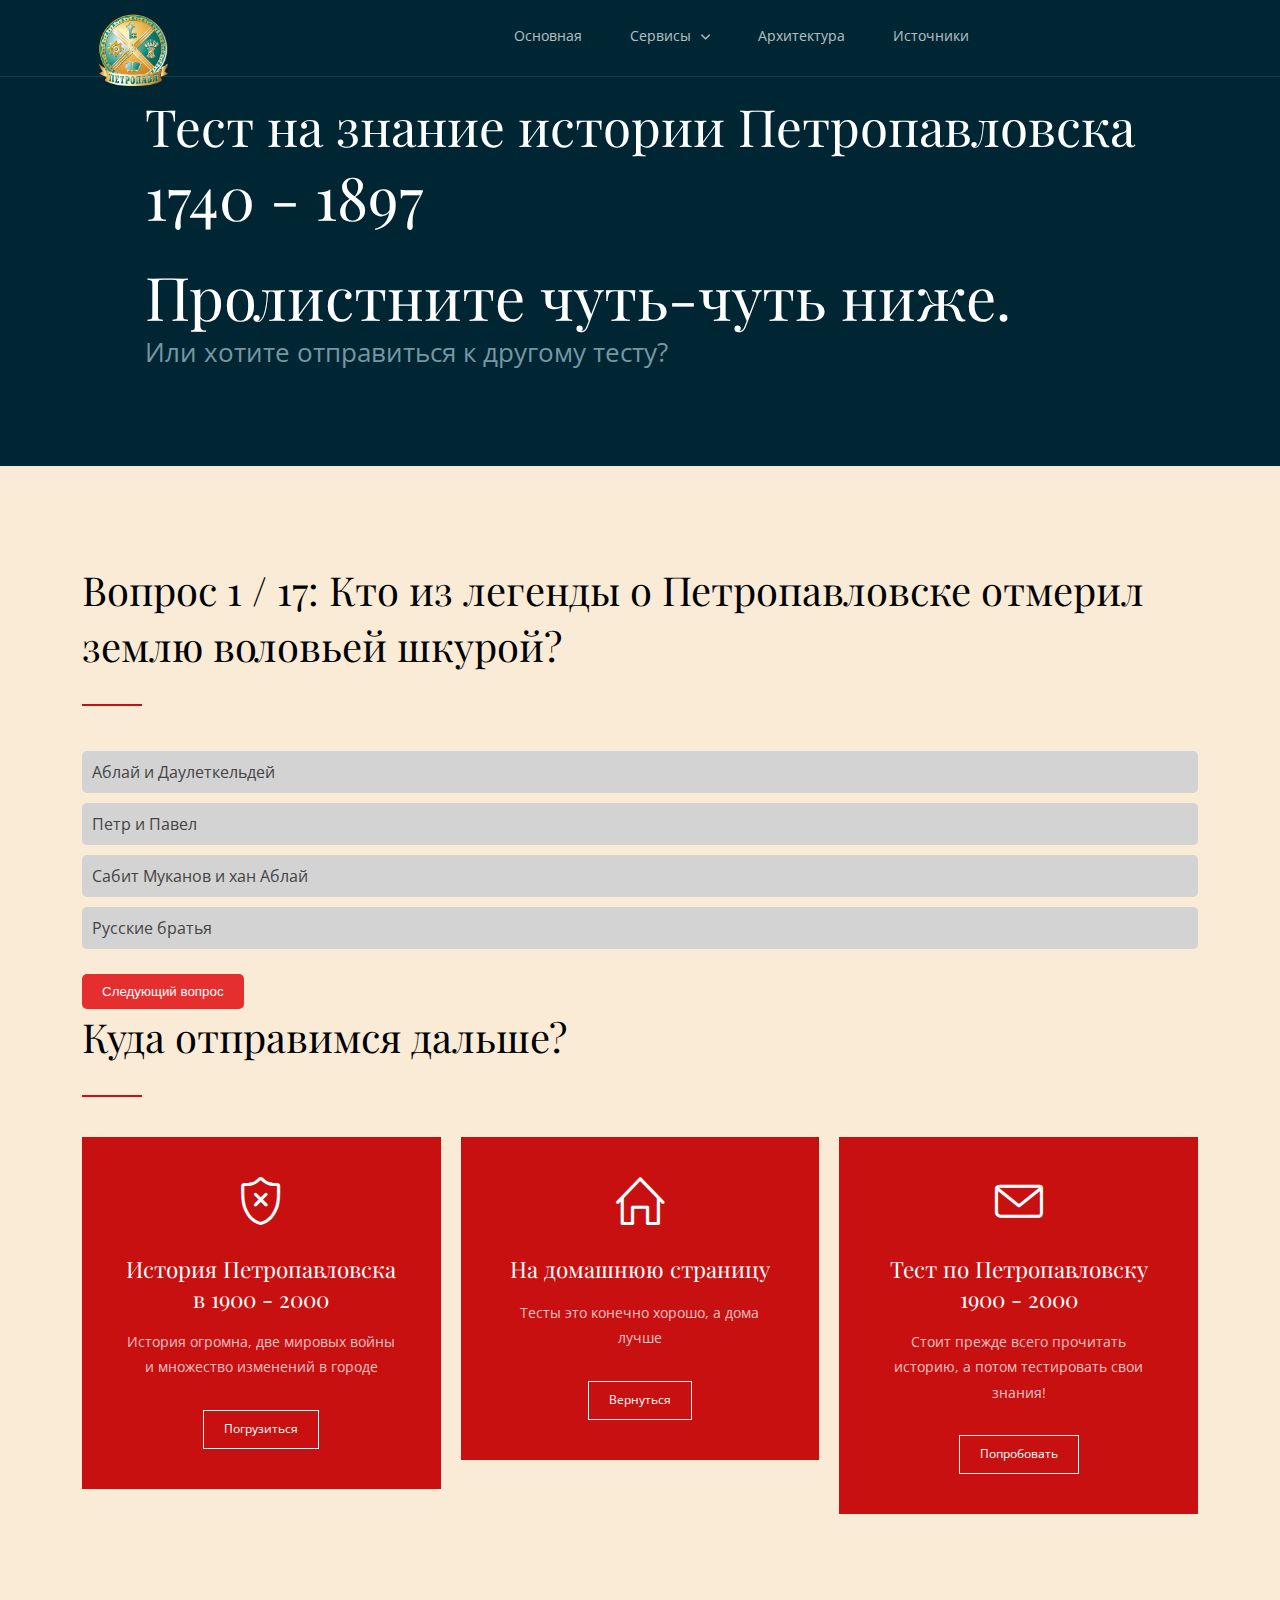
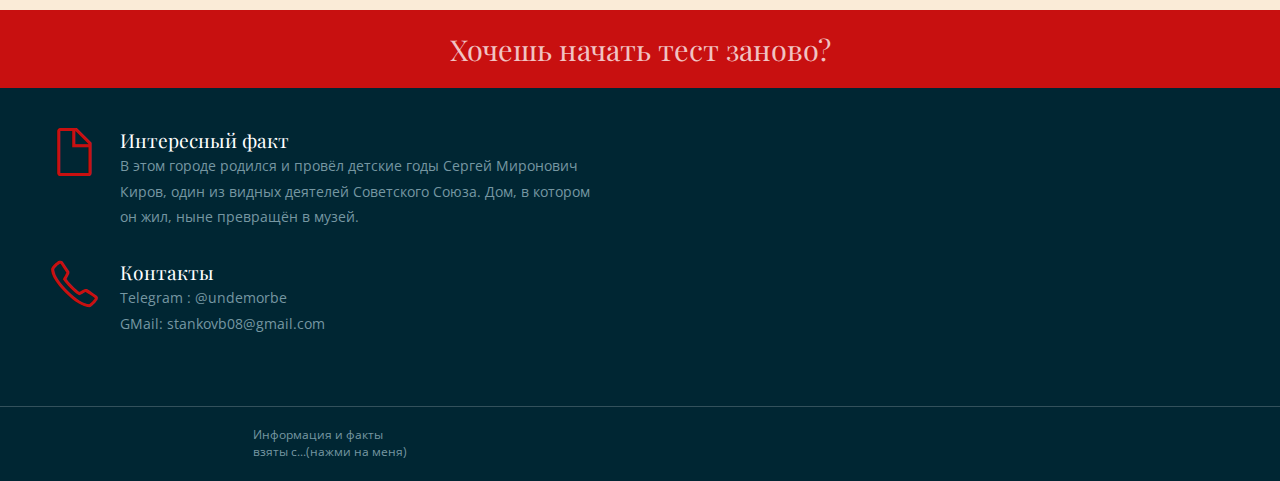
<file: test.html>
<!DOCTYPE html>
<html lang="en-US">

<head>
    <meta charset="UTF-8">
    <meta name="viewport" content="width=device-width,initial-scale=1">
    <title>Тест по Петропавловску: 1740 - 1897</title>
    <link rel="stylesheet" href="css/components.css">
    <link rel="stylesheet" href="css/icons.css">
    <link rel="stylesheet" href="css/responsee.css">
    <link rel="stylesheet" href="owl-carousel/owl.carousel.css">
    <link rel="stylesheet" href="owl-carousel/owl.theme.css">
    <link rel="stylesheet" href="css/style.css">
    <link rel="stylesheet" href="css/style_quiz.css">

    <link href="https://fonts.googleapis.com/css?family=Playfair+Display&subset=latin,latin-ext" rel="stylesheet"
        type="text/css">
    <link href="https://fonts.googleapis.com/css?family=Open+Sans:400,300,700,800&subset=latin,latin-ext"
        rel="stylesheet" type="text/css">
    <script type="text/javascript" src="js/jquery-1.8.3.min.js"></script>
    <script type="text/javascript" src="js/jquery-ui.min.js"></script>
</head>

<body class="size-1140">
    <header role="banner" class="position-absolute"><!-- Top Navigation -->
        <!-- Top Navigation -->
        <nav class="background-transparent background-transparent-hightlight full-width sticky">
            <div class="s-12 l-2">
                <a href="#top1" class="logo">
                    <!-- Logo White Version -->
                    <img class="logo-white" src="assets/petroGERB.png" alt="">
                    <!-- Logo Dark Version -->
                    <img class="logo-dark" src="assets/skoGERB.png" alt="">

                </a>

            </div>
            <div class="top-nav s-12 l-10">

                <ul class="right chevron">
                    <li><a href="index.html">Основная</a></li>
                    <li><a>Сервисы</a>
                        <ul>
                            <li><a>История</a>
                                <ul>
                                    <li><a href="petro1740-1897.html">1740 - 1897</a></li>
                                    <li><a href="petro1897-2000.html">1907 - 2000</a></li>
                                </ul>
                            </li>
                            <li><a>Тесты</a>
                                <ul>
                                    <li><a href="test.html">1740 - 1907</a></li>
                                    <li><a href="test2.html">1907 - 2000</a></li>
                                </ul>
                            </li>
                        </ul>
                    </li>
                    <li><a href="architecture.html">Архитектура</a></li>
                    <li><a href="gallery.html">Источники</a></li>
                    <!-- <li><a href="contact.html">Контакт</a></li> -->
                </ul>
            </div>
        </nav>
    </header><!-- MAIN -->
    <main role="main"><!-- Content -->
        <article>
            <header class="section background-dark">
                <div style="display:flex; justify-content:center; align-items:center; flex-wrap: wrap;">
                    <div>
                        <h1 class="text-white margin-top-bottom-0" id="top1" style="font-size:4vw; line-height: 1.2;">
                            Тест на знание
                            истории Петропавловска</h1>
                        <h1 class="margin-bottom-0">1740 - 1897<br></h1><br>
                        <h1 class="text-white margin-top-bottom-0">Пролистните
                            чуть-чуть ниже.</h1>
                        <a class="p2" href="test2.html" style="font-size:2vw;">Или хотите отправиться к другому
                            тесту?</a>
                    </div>
                    <div>
                        <!--              <img src="assets/test_assets/lain.gif" alt="Исторический GIF"
                            style="max-width:75%; height:auto; width:auto; max-width:150px;"> -->
                    </div>
                </div>
            </header>
            <section class="section background-yellow">
                <div class="line" id="question-container">
                    <h2 class="text-size-40 margin-bottom-30" id="question">=</h2>
                    <hr class="break-small background-primary margin-bottom-30">
                    <p class="margin-bottom-40 text-size-20 containerInfo"></p>
                    <div id="quiz">
                        <div class="answers">
                            <div class="answer" onclick="selectAnswer(this,0)">HTML</div>
                            <div class="answer" onclick="selectAnswer(this,1)">Python</div>
                            <div class="answer" onclick="selectAnswer(this,2)">C++</div>
                            <div class="answer" onclick="selectAnswer(this,3)">Java</div>
                        </div><button class="next-btn" onclick="nextQuestion()">Следующий вопрос</button>
                    </div>
                    <div id="summary" class="hidden summary">
                        <div id="result-container">
                            <p id="result-text"></p>
                        </div>
                    </div>
                </div><!-- Результат -->

                </div>
                <div class="line" id="other">
                    <h2 class="text-size-40 margin-bottom-30">Куда отправимся дальше?</h2>
                    <hr class="break-small background-primary margin-bottom-30">
                    <p class="margin-bottom-40 text-size-20 containerInfo"></p>
                    <div class="line text-center">
                        <div class="margin">
                            <div class="s-12 m-12 l-4 margin-m-bottom">
                                <div class="padding-2x background-primary"><i
                                        class="icon-sli-shield icon3x text-white margin-bottom-30"></i>
                                    <h2 class="text-thin">История Петропавловска в 1900 - 2000</h2>
                                    <p class="margin-bottom-30">История огромна, две мировых войны и множество изменений
                                        в городе</p><a class="button button-white-stroke text-size-12"
                                        href="petro1897-2000.html">Погрузиться</a>
                                </div>
                            </div>
                            <div class="s-12 m-12 l-4 margin-m-bottom">
                                <div class="padding-2x background-primary"><i
                                        class="icon-sli-home icon3x text-white margin-bottom-30"></i>
                                    <h2 class="text-thin">На домашнюю страницу</h2>
                                    <p class="margin-bottom-30">Тесты это конечно хорошо, а дома лучше</p><a
                                        class="button button-white-stroke text-size-12" href="index.html">Вернуться</a>
                                </div>
                            </div>
                            <div class="s-12 m-12 l-4 margin-m-bottom">
                                <div class="padding-2x background-primary"><i
                                        class="icon-sli-envelope icon3x text-white margin-bottom-30"></i>
                                    <h2 class="text-thin">Тест по Петропавловску 1900 - 2000</h2>
                                    <p class="margin-bottom-30">Стоит прежде всего прочитать историю, а потом
                                        тестировать свои знания!</p><a class="button button-white-stroke text-size-12"
                                        href="test2.html">Попробовать</a>
                                </div>
                            </div>
                        </div>
                    </div>
                </div>
            </section>
        </article>
    </main><!-- FOOTER -->
    <footer><!-- Contact Us -->
        <div class="background-primary padding text-center"><a class="h1" id="test" href="test.html">Хочешь начать тест
                заново?</a></div><!-- Main Footer -->
        <section class="background-dark full-width"><!-- Collumn 2 -->
            <div class="s-12 m-12 l-6 margin-m-bottom-2x">
                <div class="padding-2x">
                    <div class="line">
                        <div class="float-left"><i class="icon-sli-doc text-primary icon3x"></i></div>
                        <div class="margin-left-70 margin-bottom-30">
                            <h3 class="margin-bottom-0">Интересный факт</h3>
                            <p>В этом городе родился и провёл детские годы Сергей Миронович Киров, один из видных
                                деятелей Советского Союза. Дом, в котором он жил, ныне превращён в музей.</p>
                            </p>
                        </div>
                        <div class="float-left"><i class="icon-sli-phone text-primary icon3x"></i></div>
                        <div class="margin-left-70 margin-bottom-30">
                            <h3 class="margin-bottom-0">Контакты</h3>
                            <p>Telegram : @undemorbe<br>
                                GMail: stankovb08@gmail.com
                            </p>
                        </div>
                    </div>
                </div>
            </div>
        </section>
        <hr class="break margin-top-bottom-0" style="border-color:rgba(0,38,51,.8)"><!-- Bottom Footer -->
        <section class="padding background-dark full-width">
            <div class="s-12 l-6"><a class="right text-size-12" href="gallery.html" title="Information">Информация и
                    факты<br>взяты с...(нажми на меня)</a></div>
            <!-- <div class="s-12 l-6"><a class="right text-size-12" href="/" title="???">???</a></div> -->
        </section>
    </footer>
    <script type="text/javascript" src="quiz/quiz_logic.js"></script>
    <script type="text/javascript" src="js/owl_nv.js"></script>
    <script type="text/javascript" src="js/responsee.js"></script>
    <script type="text/javascript" src="owl-carousel/owl.carousel.js"></script>
</body>

</html>
</file>
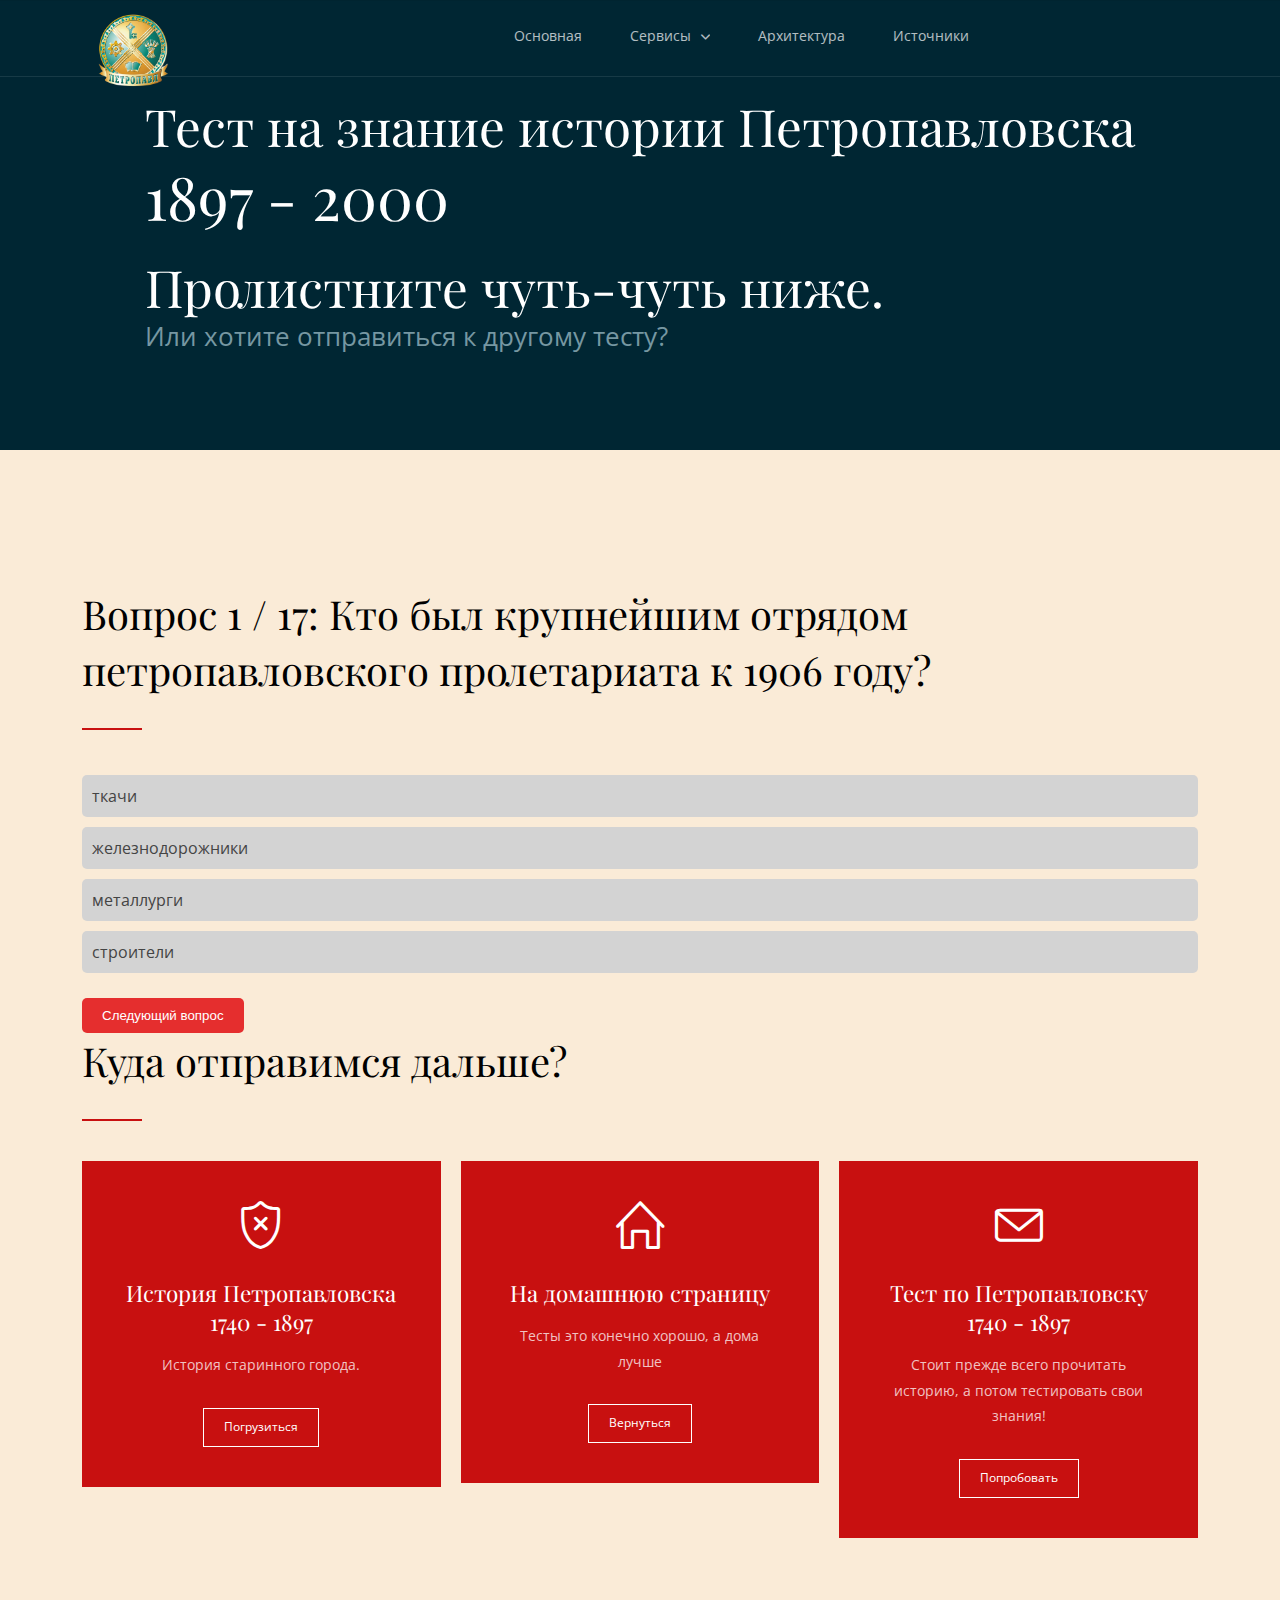
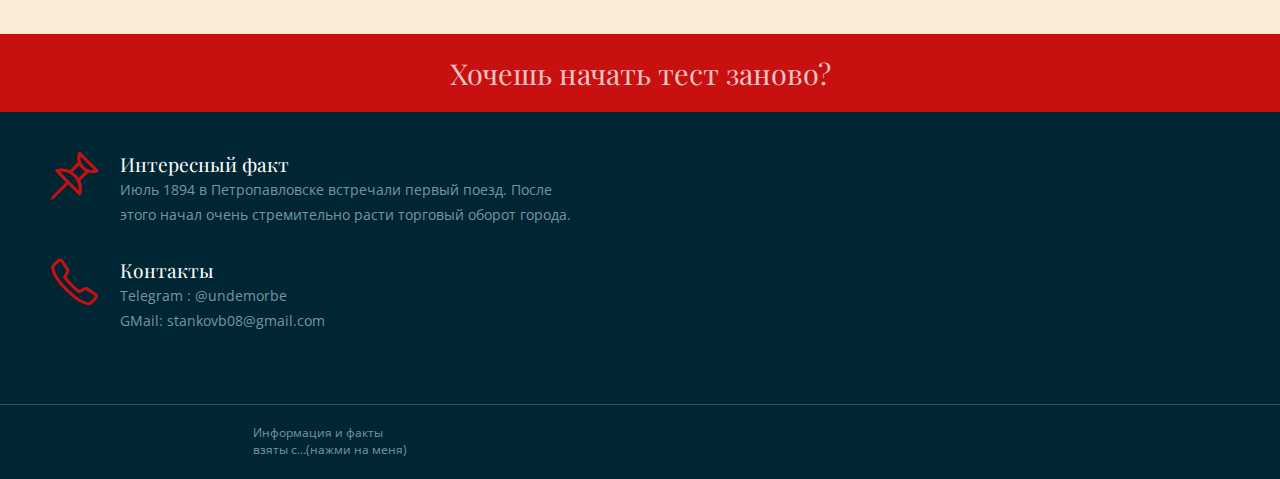
<file: test2.html>
<!DOCTYPE html>
<html lang="en-US">

<head>
    <meta charset="UTF-8">
    <meta name="viewport" content="width=device-width,initial-scale=1">
    <title>Тест по Петропавловску: 1897 - 2000</title>
    <link rel="stylesheet" href="css/components.css">
    <link rel="stylesheet" href="css/icons.css">
    <link rel="stylesheet" href="css/responsee.css">
    <link rel="stylesheet" href="owl-carousel/owl.carousel.css">
    <link rel="stylesheet" href="owl-carousel/owl.theme.css">
    <link rel="stylesheet" href="css/style.css">
    <link rel="stylesheet" href="css/style_quiz.css">
    <link href="https://fonts.googleapis.com/css?family=Playfair+Display&subset=latin,latin-ext" rel="stylesheet"
        type="text/css">
    <link href="https://fonts.googleapis.com/css?family=Open+Sans:400,300,700,800&subset=latin,latin-ext"
        rel="stylesheet" type="text/css">
    <script type="text/javascript" src="js/jquery-1.8.3.min.js"></script>
    <script type="text/javascript" src="js/jquery-ui.min.js"></script>
</head>

<body class="size-1140">
    <header role="banner" class="position-absolute"><!-- Top Navigation -->
        <!-- Top Navigation -->
        <nav class="background-transparent background-transparent-hightlight full-width sticky">
            <div class="s-12 l-2">
                <a href="test2.html" class="logo">
                    <!-- Logo White Version -->
                    <img class="logo-white" src="assets/petroGERB.png" alt="">
                    <!-- Logo Dark Version -->
                    <img class="logo-dark" src="assets/skoGERB.png" alt="">
                </a>
            </div>
            <div class="top-nav s-12 l-10">

                <ul class="right chevron">
                    <li><a href="index.html">Основная</a></li>
                    <li><a>Сервисы</a>
                        <ul>
                            <li><a>История</a>
                                <ul>
                                    <li><a href="petro1740-1897.html">1740 - 1897</a></li>
                                    <li><a href="petro1897-2000.html">1907 - 2000</a></li>
                                </ul>
                            </li>
                            <li><a>Тесты</a>
                                <ul>
                                    <li><a href="test.html">1740 - 1907</a></li>
                                    <li><a href="test2.html">1907 - 2000</a></li>
                                </ul>
                            </li>
                        </ul>
                    </li>
                    <li><a href="architecture.html">Архитектура</a></li>
                    <li><a href="gallery.html">Источники</a></li>
                    <!-- <li><a href="contact.html">Контакт</a></li> -->
                </ul>
            </div>
        </nav>
    </header><!-- MAIN -->
    <main role="main"><!-- Content -->
        <article>
            <header class="section background-dark">
                <div style="display:flex; justify-content:center; align-items:center; flex-wrap: wrap;">
                    <div>
                        <h1 class="text-white margin-top-bottom-0" id="top1" style="font-size:4vw; line-height: 1.2;">
                            Тест на знание
                            истории Петропавловска</h1>
                        <h1 class="margin-bottom-0">1897 - 2000<br></h1><br>
                        <h1 class="text-white margin-top-bottom-0" style="font-size:4vw; line-height: 1.2;">
                            Пролистните
                            чуть-чуть ниже.</h1>
                        <a class="p2" href="test.html" style="font-size:2vw;">Или хотите отправиться к другому
                            тесту?</a>
                    </div>
                    <!--        <div>
                        <img src="assets/okarin-okabe.gif" alt="Исторический GIF"
                            style="max-width:80%; height:auto; width:auto;">
                    </div> -->
                </div>
            </header>
            <section class="section background-yellow">
                <h2 class="text-size-60 margin-bottom-40"></h2>
                <div class="line" id="question-container">
                    <h2 class="text-size-40 margin-bottom-30" id="question">=</h2>
                    <hr class="break-small background-primary margin-bottom-30">
                    <p class="margin-bottom-40 text-size-20 containerInfo"></p>
                    <div id="quiz">
                        <div class="answers">
                            <div class="answer" onclick="selectAnswer(this,0)">HTML</div>
                            <div class="answer" onclick="selectAnswer(this,1)">Python</div>
                            <div class="answer" onclick="selectAnswer(this,2)">C++</div>
                            <div class="answer" onclick="selectAnswer(this,3)">Java</div>
                        </div><button class="next-btn" onclick="nextQuestion()">Следующий вопрос</button>
                    </div>
                    <div id="summary" class="hidden summary">
                        <div id="result-container">
                            <p id="result-text"></p>
                        </div>
                    </div>
                </div><!-- Результат -->
                <div class="line" id="other">
                    <h2 class="text-size-40 margin-bottom-30">Куда отправимся дальше?</h2>
                    <hr class="break-small background-primary margin-bottom-30">
                    <p class="margin-bottom-40 text-size-20 containerInfo"></p>
                    <div class="line text-center">
                        <div class="margin">
                            <div class="s-12 m-12 l-4 margin-m-bottom">
                                <div class="padding-2x background-primary"><i
                                        class="icon-sli-shield icon3x text-white margin-bottom-30"></i>
                                    <h2 class="text-thin">История Петропавловска 1740 - 1897</h2>
                                    <p class="margin-bottom-30">История старинного города.</p><a
                                        class="button button-white-stroke text-size-12"
                                        href="petro1740-1897.html">Погрузиться</a>
                                </div>
                            </div>
                            <div class="s-12 m-12 l-4 margin-m-bottom">
                                <div class="padding-2x background-primary"><i
                                        class="icon-sli-home icon3x text-white margin-bottom-30"></i>
                                    <h2 class="text-thin">На домашнюю страницу</h2>
                                    <p class="margin-bottom-30">Тесты это конечно хорошо, а дома лучше</p><a
                                        class="button button-white-stroke text-size-12" href="index.html">Вернуться</a>
                                </div>
                            </div>
                            <div class="s-12 m-12 l-4 margin-m-bottom">
                                <div class="padding-2x background-primary"><i
                                        class="icon-sli-envelope icon3x text-white margin-bottom-30"></i>
                                    <h2 class="text-thin">Тест по Петропавловску 1740 - 1897</h2>
                                    <p class="margin-bottom-30">Стоит прежде всего прочитать историю, а потом
                                        тестировать свои знания!</p><a class="button button-white-stroke text-size-12"
                                        href="test.html">Попробовать</a>
                                </div>
                            </div>
                        </div>
                    </div>
                </div>
            </section>
        </article>
    </main><!-- FOOTER -->
    <footer><!-- Contact Us -->
        <div class="background-primary padding text-center"><a class="h1" id="test" href="test.html">Хочешь начать тест
                заново?</a></div><!-- Main Footer -->
        <section class="background-dark full-width"><!-- Collumn 2 -->
            <div class="s-12 m-12 l-6 margin-m-bottom-2x">
                <div class="padding-2x">
                    <div class="line">
                        <div class="float-left"><i class="icon-sli-pin text-primary icon3x"></i></div>
                        <div class="margin-left-70 margin-bottom-30">
                            <h3 class="margin-bottom-0">Интересный факт</h3>
                            <p>Июль 1894 в Петропавловске встречали первый поезд. После этого
                                начал очень стремительно
                                расти торговый оборот города.</p>
                        </div>
                        <div class="float-left"><i class="icon-sli-phone text-primary icon3x"></i></div>
                        <div class="margin-left-70 margin-bottom-30">
                            <h3 class="margin-bottom-0">Контакты</h3>
                            <p>Telegram : @undemorbe<br>
                                GMail: stankovb08@gmail.com
                            </p>
                        </div>
                    </div>
                </div>
            </div>
        </section>
        <hr class="break margin-top-bottom-0" style="border-color:rgba(0,38,51,.8)"><!-- Bottom Footer -->
        <section class="padding background-dark full-width">
            <div class="s-12 l-6"><a class="right text-size-12" href="gallery.html" title="Information">Информация и
                    факты<br>взяты с...(нажми на меня)</a></div>
            <!-- <div class="s-12 l-6"><a class="right text-size-12" href="/" title="???">???</a></div> -->
        </section>
    </footer>
    <script type="text/javascript" src="quiz/quiz_logic2.js"></script>
    <script type="text/javascript" src="js/responsee.js"></script>
    <script type="text/javascript" src="owl-carousel/owl.carousel.js"></script>
    <script type="text/javascript" src="js/owl_nv.js"></script>
</body>

</html>
</file>
<file: css/components.css>
/* Tabs */
.tab-item {
  background: none repeat scroll 0 0 #fff;
  display: none;
  padding: 1.25rem 0;
}
.tab-item.tab-active {
  display: block;
}
.tab-content > .tab-label {
  display: none;
}
.tab-nav > .tab-label {
  float:left;
}
a.tab-label, a.tab-label:link, a.tab-label:visited, a.tab-label:hover {
  background: none repeat scroll 0 0 #262626;
  color: #fff;
  margin-right: 1px;
  padding: 0.625rem 1.25rem;
  transition: background 0.20s linear 0s;
  -o-transition: background 0.20s linear 0s;
  -ms-transition: background 0.20s linear 0s;
  -moz-transition: background 0.20s linear 0s;
  -webkit-transition: background 0.20s linear 0s;
}
a.tab-label:hover,a.tab-label.active-btn {
  background: none repeat scroll 0 0 #999;
}
.tab-label.active-btn {
  cursor: default;
}
.tab-content {
  text-align: left;
}
@media screen and (max-width:768px) {    
  .tab-nav > .tab-label {
    margin: 0.5px 0;
    width: 100%;
  }
}
/* Custom forms */
form.customform input, form.customform select, form.customform textarea, form.customform button {
 font-size:0.9rem;
 font-family:inherit;
 margin-bottom:1.25rem;
} 
form.customform input, form.customform select {height: 2.7rem;}
form.customform input, form.customform textarea, form.customform select { 
 background: none repeat scroll 0 0 #F5F5F5;
 transition: background 0.20s linear 0s;
 -o-transition: background 0.20s linear 0s;
 -ms-transition: background 0.20s linear 0s;
 -moz-transition: background 0.20s linear 0s;
 -webkit-transition: background 0.20s linear 0s;
}
form.customform input:hover, form.customform textarea:hover, form.customform select:hover, form.customform input:focus, form.customform textarea:focus, form.customform select:focus {background: none repeat scroll 0 0 #fff;}
form.customform input, form.customform textarea, form.customform select {
 background: none repeat scroll 0 0 #F5F5F5;
 border: 1px solid #E0E0E0;
 padding: 0.625rem;
 width: 100%;
}
form.customform input[type="file"] {
 border: 1px solid #E0E0E0;
 height: auto;
 max-height: 2.7rem;
 min-height: 2.7rem;
 padding: 0.4rem;
 width: 100%;
}
form.customform input[type="radio"], form.customform input[type="checkbox"] {
 margin-right: 0.625rem;
 width:auto;
 padding:0;
 height:auto;
}
form.customform option {padding: 0.625rem;}
form.customform select[multiple="multiple"] {height: auto;}
form.customform button {
 width: 100%;
 background: none repeat scroll 0 0 #152732;
 border: 0 none;
 color: #fff;
 height: 2.7rem;
 padding: 0.625rem;
 cursor:pointer;
 width: 100%;
 transition: background 0.20s linear 0s;
 -o-transition: background 0.20s linear 0s;
 -ms-transition: background 0.20s linear 0s;
 -moz-transition: background 0.20s linear 0s;
 -webkit-transition: background 0.20s linear 0s;
}
/* Tooltip */
a.tooltip-container,.tooltip-container {
  border-bottom:1px dotted;
  border-bottom-color: color;
  cursor: help;
  font-weight: 600;
}
a .tooltip-content,.tooltip-content {
  background: #152732 none repeat scroll 0 0;
  color: #fff!important;
  border-radius: 3px;
  display: none;
  font-size: 0.8rem;
  font-weight: normal;
  line-height: 1.3rem;
  margin-top: -1.25rem;
  max-width: 300px;
  padding: 0.625rem;
  position: absolute;
  z-index: 10;
}
.tooltip-content::after {
  border-left: 9px solid transparent;
  border-right: 9px solid transparent;
  border-top: 7px solid #152732;
  bottom: -5px;
  clear: both;
  content: "";
  height: 0;
  left: 50%;
  margin-left: -5px;
  position: absolute;
  width: 0;
}
a.tooltip-content.tooltip-bottom,.tooltip-content.tooltip-bottom {
  margin-top: 1.25rem;
}
.tooltip-content.tooltip-bottom::after {
  border-left: 9px solid transparent;
  border-right: 9px solid transparent;
  border-top: 0;
  border-bottom: 7px solid #152732;
  top: -5px;
}
/* Buttons */
.button,a.button,a.button:link,a.button:active,a.button:visited {
  background: #777 none repeat scroll 0 0;
  border: 0;
  color: #fff;
  cursor: pointer;
  display: inline-block;
  font-size: 0.85rem;
  padding: 0.825rem 1rem;
  text-align: center;
  transition: all 0.20s linear 0s;
  -o-transition: all 0.20s linear 0s;
  -ms-transition: all 0.20s linear 0s;
  -moz-transition: all 0.20s linear 0s;
  -webkit-transition: all 0.20s linear 0s;
}
.button.rounded-btn {
  border-radius: 4px;
}
.button.rounded-full-btn {
  border-radius: 100px;
}
.button:hover {
  box-shadow: 0 0 10px 100px rgba(255,255,255,0.15) inset;
  color: #fff;
}
.button.secondary-btn,a.button.secondary-btn,a.button.secondary-btn:link,a.button.secondary-btn:active,a.button.secondary-btn:visited {
  background: #444 none repeat scroll 0 0;
}
.button.cancel-btn,a.button.cancel-btn,a.button.cancel-btn:link,a.button.cancel-btn:active,a.button.cancel-btn:visited {
  background: #dc003a none repeat scroll 0 0;
}
.button.submit-btn,a.button.submit-btn,a.button.submit-btn:link,a.button.submit-btn:active,a.button.submit-btn:visited {
  background: #b4bf04 none repeat scroll 0 0;
}
.button.reload-btn,a.button.reload-btn,a.button.reload-btn:link,a.button.reload-btn:active,a.button.reload-btn:visited {
  background: #ff9800 none repeat scroll 0 0;
}
.button.disabled-btn {
  cursor: not-allowed!important;
  opacity: 0.2;
}
.button i {
  background: rgba(0, 0, 0, 0.1) none repeat scroll 0 0;
  border-radius: 27px;
  color: #fff!important;
  display: inline-block;
  font-size: 0.8rem;
  height: 27px;
  line-height: 27px;
  margin-right: 5px;
  width: 27px;
  transition: all 0.20s linear 0s;
  -o-transition: all 0.20s linear 0s;
  -ms-transition: all 0.20s linear 0s;
  -moz-transition: all 0.20s linear 0s;
  -webkit-transition: all 0.20s linear 0s;
}
.button:hover > i {
  background: rgba(0, 0, 0, 0.06) none repeat scroll 0 0;
}
.grid .button {
  width: 100%;
}
/* Accordion */
.accordion-title { 
  font-size: 1.1rem;
  padding: 15px;
  cursor: pointer;
  transition: background 0.2s;
  margin: 5px 0;
  border-radius: 3px;
  font-size: 1.2rem;
  color: #152732;
  background: #eee;
}
.accordion-content {
  display: none;
  padding: 15px;
  border: 1px solid #eee;
}
.accordion-title::before {
  content: "\f005";
  font-family: "mfg";
  margin-right: 10px;
  font-size: 12px;
  width: 17px;
  height: 17px;
  line-height: 15px;
  text-align: center;
  border-radius: 17px;
  display: inline-block;
  color: #fff;
  position: relative;
  top: -1px;
  border: 2px solid #fff;
  transform: rotate(0deg);
  transition:all 0.2s ease-in-out;
  -moz-transition:all 0.2s ease-in-out;
  -webkit-transition:all 0.2s ease-in-out;
}
.active-accordion-section > .accordion-title::before {
  transform: rotate(180deg);
}
/* Modal */
.modal {
  display: none;
  margin-top: -100%;    
  background: #fff;
  padding: 20px;
  height: auto;
  position: absolute;
  z-index: 2;
  transition:all 0.3s ease-in-out;
  -moz-transition:all 0.3s ease-in-out;
  -webkit-transition:all 0.3s ease-in-out;
}
.modal.active-modal {
  margin-top: 0;
  width: 100%;
}
.modal-content {
  position: relative;
  width: 100%;
  max-width: 1140px;
  margin: 0 auto;
  clear: left;
  overflow-x: hidden;
  height: 100%;
  overflow-y: auto;
}
.modal-content::after {
  clear:both;
  content: ".";
  display:block;
  height:0;
  line-height:0;
  overflow:hidden;
  visibility:hidden;
}
.modal-wrap {
  background: rgba(0,0,0,0.6);
  position: fixed;
  top: 0;
  bottom: 0;
  left: 0;
  right: 0;
  padding: 20px;  
  z-index: 1000;
}
body.modal-active {
  overflow: hidden !important;
}
.modal-close-button, .modal-button  {
  cursor: pointer;
}
.modal-close {
  position: fixed;
  cursor: pointer;
  top: 0;
  bottom: 0;
  left: 0;
  right: 0;
  z-index: 1;
}
.modal-close-icon i {
  color: #ccc;
  font-size: 17px;
}
.modal-close-icon {
  position: absolute;
  right: 10px;
  top: 6px;
  cursor: pointer;
}
/* Timeline */
.timeline-container {
  width: 100%;
  margin: 0 auto;
  position: relative;
  padding: 20px 0;
}
.timeline-container::before {
  content: '';
  position: absolute;
  top: 0;
  left: 18px;
  height: 100%;
  width: 4px;
  background: #eeeeee;
}
@media only screen and (min-width: 1170px) {
  .timeline-container::before {
    left: 50%;
    margin-left: -2px;
  }
}
.timeline-block {
  position: relative;
  margin: 2rem 0;
  clear: both;
}
.timeline-block:after {
  clear:both;
  content: ".";
  display:block;
  height:0;
  line-height:0;
  overflow:hidden;
  visibility:hidden;
}
.timeline-block:first-child {
  margin-top: 0;
}
.timeline-block:last-child {
  margin-bottom: 0;
}
@media only screen and (min-width: 1170px) {
  .timeline-block {
    margin: 4em 0;
  }
  .timeline-block:first-child {
    margin-top: 0;
  }
  .timeline-block:last-child {
    margin-bottom: 0;
  }
}
.timeline-icon {
  background: #B4BF04;	
  position: absolute;
  top: 0;
  left: 0;
  width: 40px;
  height: 40px;
  border-radius: 50%;
  line-height: 40px;
  text-align: center;
}
.timeline-icon i {
  color: #fff;
  font-size: 1rem;
}
@media only screen and (min-width: 1141px) {
  .timeline-icon {
    width: 60px;
    height: 60px;
    left: 50%;
    margin-left: -30px;
    line-height: 60px;
  }
  .timeline-icon i {
    font-size: 2rem;
  }
}
.timeline-content {
  position: relative;
  margin-left: 60px;
  background: #f5f5f5;
  border-radius: 0.25rem;
  padding: 1em;
  text-align: left;
}
.timeline-content:after {
  content: "";
  display: table;
  clear: both;
}
.timeline-content .timeline-date {
  display: inline-block;
  float: left;
  font-size: 1.5rem;
  color: #333;
}
.timeline-content::before {
  content: '';
  position: absolute;
  top: 16px;
  right: 100%;
  height: 0;
  width: 0;
  border: 11px solid transparent;
  border-right: 11px solid #f5f5f5;
}
.timeline-icon img {
  top: 0px;
  min-height: 100%;
  min-width: 100%;
  width: auto;
}
.timeline-icon {
  overflow: hidden;
}
@media only screen and (min-width: 1141px) {
  .timeline-content {
    margin-left: 0;
    padding: 15px;
    width: 45%;
    text-align: right;
  }
  .timeline-content .timeline-date {
    position: absolute;
    width: 100%;
    left: 121%;
    top: 0;
    text-align: left;
  }
  .timeline-content::before {
    left: 100%;
    border-left: 11px solid #f5f5f5;
    border-right: 0;
  }
  .timeline-block:nth-child(even) .timeline-content {
    float: right;
    text-align: left;
  }
  .timeline-block:nth-child(even) .timeline-content::before {
    top: 24px;
    left: auto;
    right: 100%;
    border-color: transparent;   
    border-right: 11px solid #f5f5f5;
  }
  .timeline-block:nth-child(even) .timeline-content .timeline-date {
    left: auto;
    right: 121%;
    text-align: right;
  } 
}
/* Tabs */
.tab-item {
  background: none repeat scroll 0 0 #fff;
  display: none;
  padding: 1.25rem 0;
}
.tab-item.tab-active {
  display: block;
}
.tab-content > .tab-label {
  display: none;
}
.tab-nav > .tab-label {
  float:left;
}
a.tab-label, a.tab-label:link, a.tab-label:visited, a.tab-label:hover {
  background: none repeat scroll 0 0 #262626;
  color: #fff;
  margin-right: 1px;
  padding: 0.625rem 1.25rem;
  transition: background 0.20s linear 0s;
  -o-transition: background 0.20s linear 0s;
  -ms-transition: background 0.20s linear 0s;
  -moz-transition: background 0.20s linear 0s;
  -webkit-transition: background 0.20s linear 0s;
}
a.tab-label:hover,a.tab-label.active-btn {
  background: none repeat scroll 0 0 #999;
}
.tab-label.active-btn {
  cursor: default;
}
.tab-content {
  text-align: left;
}
@media screen and (max-width:768px) {    
  .tab-nav > .tab-label {
    margin: 0.5px 0;
    width: 100%;
  }
}
/* Custom forms */
form.customform input, form.customform select, form.customform textarea, form.customform button {
 font-size:0.9rem;
 font-family:inherit;
 margin-bottom:1.25rem;
} 
form.customform input, form.customform select {height: 2.7rem;}
form.customform input, form.customform textarea, form.customform select { 
 background: none repeat scroll 0 0 #F5F5F5;
 transition: background 0.20s linear 0s;
 -o-transition: background 0.20s linear 0s;
 -ms-transition: background 0.20s linear 0s;
 -moz-transition: background 0.20s linear 0s;
 -webkit-transition: background 0.20s linear 0s;
}
form.customform input:hover, form.customform textarea:hover, form.customform select:hover, form.customform input:focus, form.customform textarea:focus, form.customform select:focus {background: none repeat scroll 0 0 #fff;}
form.customform input, form.customform textarea, form.customform select {
 background: none repeat scroll 0 0 #F5F5F5;
 border: 1px solid #E0E0E0;
 padding: 0.625rem;
 width: 100%;
}
form.customform input[type="file"] {
 border: 1px solid #E0E0E0;
 height: auto;
 max-height: 2.7rem;
 min-height: 2.7rem;
 padding: 0.4rem;
 width: 100%;
}
form.customform input[type="radio"], form.customform input[type="checkbox"] {
 margin-right: 0.625rem;
 width:auto;
 padding:0;
 height:auto;
}
form.customform option {padding: 0.625rem;}
form.customform select[multiple="multiple"] {height: auto;}
form.customform button {
 width: 100%;
 background: none repeat scroll 0 0 #152732;
 border: 0 none;
 color: #fff;
 height: 2.7rem;
 padding: 0.625rem;
 cursor:pointer;
 width: 100%;
 transition: background 0.20s linear 0s;
 -o-transition: background 0.20s linear 0s;
 -ms-transition: background 0.20s linear 0s;
 -moz-transition: background 0.20s linear 0s;
 -webkit-transition: background 0.20s linear 0s;
}
/* Tooltip */
a.tooltip-container,.tooltip-container {
  border-bottom:1px dotted;
  border-bottom-color: color;
  cursor: help;
  font-weight: 600;
}
a .tooltip-content,.tooltip-content {
  background: #152732 none repeat scroll 0 0;
  color: #fff!important;
  border-radius: 3px;
  display: none;
  font-size: 0.8rem;
  font-weight: normal;
  line-height: 1.3rem;
  margin-top: -1.25rem;
  max-width: 300px;
  padding: 0.625rem;
  position: absolute;
  z-index: 10;
}
.tooltip-content::after {
  border-left: 9px solid transparent;
  border-right: 9px solid transparent;
  border-top: 7px solid #152732;
  bottom: -5px;
  clear: both;
  content: "";
  height: 0;
  left: 50%;
  margin-left: -5px;
  position: absolute;
  width: 0;
}
a.tooltip-content.tooltip-bottom,.tooltip-content.tooltip-bottom {
  margin-top: 1.25rem;
}
.tooltip-content.tooltip-bottom::after {
  border-left: 9px solid transparent;
  border-right: 9px solid transparent;
  border-top: 0;
  border-bottom: 7px solid #152732;
  top: -5px;
}
/* Buttons */
.button,a.button,a.button:link,a.button:active,a.button:visited {
  background: #777 none repeat scroll 0 0;
  border: 0;
  color: #fff;
  cursor: pointer;
  display: inline-block;
  font-size: 0.85rem;
  padding: 0.825rem 1rem;
  text-align: center;
  transition: all 0.20s linear 0s;
  -o-transition: all 0.20s linear 0s;
  -ms-transition: all 0.20s linear 0s;
  -moz-transition: all 0.20s linear 0s;
  -webkit-transition: all 0.20s linear 0s;
}
.button.rounded-btn {
  border-radius: 4px;
}
.button.rounded-full-btn {
  border-radius: 100px;
}
.button:hover {box-shadow: 0 0 10px 100px rgba(255,255,255,0.15) inset;}
.button.secondary-btn,a.button.secondary-btn,a.button.secondary-btn:link,a.button.secondary-btn:active,a.button.secondary-btn:visited {
  background: #444 none repeat scroll 0 0;
}
.button.cancel-btn,a.button.cancel-btn,a.button.cancel-btn:link,a.button.cancel-btn:active,a.button.cancel-btn:visited {
  background: #dc003a none repeat scroll 0 0;
}
.button.submit-btn,a.button.submit-btn,a.button.submit-btn:link,a.button.submit-btn:active,a.button.submit-btn:visited {
  background: #b4bf04 none repeat scroll 0 0;
}
.button.reload-btn,a.button.reload-btn,a.button.reload-btn:link,a.button.reload-btn:active,a.button.reload-btn:visited {
  background: #ff9800 none repeat scroll 0 0;
}
.button.disabled-btn {
  cursor: not-allowed!important;
  opacity: 0.2;
}
.button i {
  background: rgba(0, 0, 0, 0.1) none repeat scroll 0 0;
  border-radius: 27px;
  color: #fff!important;
  display: inline-block;
  font-size: 0.8rem;
  height: 27px;
  line-height: 27px;
  margin-right: 5px;
  width: 27px;
  transition: all 0.20s linear 0s;
  -o-transition: all 0.20s linear 0s;
  -ms-transition: all 0.20s linear 0s;
  -moz-transition: all 0.20s linear 0s;
  -webkit-transition: all 0.20s linear 0s;
}
.button:hover > i {
  background: rgba(0, 0, 0, 0.06) none repeat scroll 0 0;
}
.grid .button {
  width: 100%;
}
/* Accordion */
.accordion-title { 
  font-size: 1.1rem;
  padding: 15px;
  cursor: pointer;
  transition: background 0.2s;
  margin: 5px 0;
  border-radius: 3px;
  font-size: 1.2rem;
  color: #152732;
  background: #eee;
}
.accordion-content {
  display: none;
  padding: 15px;
  border: 1px solid #eee;
}
.accordion-title::before {
  content: "\f005";
  font-family: "mfg";
  margin-right: 10px;
  font-size: 12px;
  width: 17px;
  height: 17px;
  line-height: 15px;
  text-align: center;
  border-radius: 17px;
  display: inline-block;
  color: #fff;
  position: relative;
  top: -1px;
  border: 2px solid #fff;
  transform: rotate(0deg);
  transition:all 0.2s ease-in-out;
  -moz-transition:all 0.2s ease-in-out;
  -webkit-transition:all 0.2s ease-in-out;
}
.active-accordion-section > .accordion-title::before {
  transform: rotate(180deg);
}


/* Modal */
.modal {
  display: none;
  margin-top: -100%;    
  background: #fff;
  padding: 20px;
  height: auto;
  position: absolute;
  z-index: 2;
  transition:all 0.3s ease-in-out;
  -moz-transition:all 0.3s ease-in-out;
  -webkit-transition:all 0.3s ease-in-out;
}
.modal.active-modal {
    margin-top: 0;
}
.modal-content {
  position: relative;
  width: 100%;
  max-width: 1140px;
  margin: 0 auto;
  clear: left;
  overflow-x: hidden;
  height: 100%;
  overflow-y: auto;
}
.modal-content::after {
  clear:both;
  content: ".";
  display:block;
  height:0;
  line-height:0;
  overflow:hidden;
  visibility:hidden;
}
.modal-wrap {
  background: rgba(0,0,0,0.6);
  position: fixed;
  top: 0;
  bottom: 0;
  left: 0;
  right: 0;
  padding: 20px;  
  z-index: 1000;
}
body.modal-active {
  overflow: hidden !important;
}
.modal-close-button, .modal-button  {
  cursor: pointer;
}
.modal-close {
  position: fixed;
  cursor: pointer;
  top: 0;
  bottom: 0;
  left: 0;
  right: 0;
  z-index: 1;
}
.modal-close-icon i {
  color: #ccc;
  font-size: 17px;
}
.modal-close-icon {
  position: absolute;
  right: 10px;
  top: 6px;
  cursor: pointer;
}
/* Timeline */
.timeline-container {
  width: 100%;
  margin: 0 auto;
  position: relative;
  padding: 20px 0;
}
.timeline-container::before {
  content: '';
  position: absolute;
  top: 0;
  left: 18px;
  height: 100%;
  width: 4px;
  background: #eeeeee;
}
@media only screen and (min-width: 1170px) {
  .timeline-container::before {
    left: 50%;
    margin-left: -2px;
  }
}
.timeline-block {
  position: relative;
  margin: 2rem 0;
  clear: both;
}
.timeline-block:after {
  clear:both;
  content: ".";
  display:block;
  height:0;
  line-height:0;
  overflow:hidden;
  visibility:hidden;
}
.timeline-block:first-child {
  margin-top: 0;
}
.timeline-block:last-child {
  margin-bottom: 0;
}
@media only screen and (min-width: 1170px) {
  .timeline-block {
    margin: 4em 0;
  }
  .timeline-block:first-child {
    margin-top: 0;
  }
  .timeline-block:last-child {
    margin-bottom: 0;
  }
}
.timeline-icon {
  background: #B4BF04;	
  position: absolute;
  top: 0;
  left: 0;
  width: 40px;
  height: 40px;
  border-radius: 50%;
  line-height: 40px;
  text-align: center;
}
.timeline-icon i {
  color: #fff;
  font-size: 1rem;
}
@media only screen and (min-width: 1141px) {
  .timeline-icon {
    width: 60px;
    height: 60px;
    left: 50%;
    margin-left: -30px;
    line-height: 60px;
  }
  .timeline-icon i {
    font-size: 2rem;
  }
}
.timeline-content {
  position: relative;
  margin-left: 60px;
  background: #f5f5f5;
  border-radius: 0.25rem;
  padding: 1em;
  text-align: left;
}
.timeline-content:after {
  content: "";
  display: table;
  clear: both;
}
.timeline-content .timeline-date {
  display: inline-block;
}
.timeline-content .timeline-date {
  float: left;
  font-size: 1.5rem;
  color: #B4BF04;
}
.timeline-content::before {
  content: '';
  position: absolute;
  top: 16px;
  right: 100%;
  height: 0;
  width: 0;
  border: 11px solid transparent;
  border-right: 11px solid #f5f5f5;
}
.timeline-icon img {
  top: 0px;
  min-height: 100%;
  min-width: 100%;
  width: auto;
}
.timeline-icon {
  overflow: hidden;
}
@media only screen and (min-width: 1141px) {
  .timeline-content {
    margin-left: 0;
    padding: 15px;
    width: 45%;
    text-align: right;
  }
  .timeline-content .timeline-date {
    position: absolute;
    width: 100%;
    left: 121%;
    top: 0;
    text-align: left;
  }
  .timeline-content::before {
    left: 100%;
    border-left: 11px solid #f5f5f5;
    border-right: 0;
  }
  .timeline-block:nth-child(even) .timeline-content {
    float: right;
    text-align: left;
  }
  .timeline-block:nth-child(even) .timeline-content::before {
    top: 24px;
    left: auto;
    right: 100%;
    border-color: transparent;   
    border-right: 11px solid #f5f5f5;
  }
  .timeline-block:nth-child(even) .timeline-content .timeline-date {
    left: auto;
    right: 121%;
    text-align: right;
  } 
}
</file>
<file: css/icons.css>
@font-face {
  font-family: 'mfg';
    src: url('../font/mfglabsiconset-webfont.eot');
    src: url('../font/mfglabsiconset-webfont.svg#mfg_labs_iconsetregular') format('svg'),
   		   url('../font/mfglabsiconset-webfont.eot?#iefix') format('embedded-opentype'),
         url('../font/mfglabsiconset-webfont.woff') format('woff'),
         url('../font/mfglabsiconset-webfont.ttf') format('truetype');
    font-weight: normal;
    font-style: normal;
}

.icon-cloud,
.icon-at,
.icon-plus,
.icon-minus,
.icon-arrow_up,
.icon-arrow_down,
.icon-arrow_right,
.icon-arrow_left,
.icon-chevron_down,
.icon-chevron_up,
.icon-chevron_right,
.icon-chevron_left,
.icon-reorder,
.icon-list,
.icon-reorder_square,
.icon-reorder_square_line,
.icon-coverflow,
.icon-coverflow_line,
.icon-pause,
.icon-play,
.icon-step_forward,
.icon-step_backward,
.icon-fast_forward,
.icon-fast_backward,
.icon-cloud_upload,
.icon-cloud_download,
.icon-data_science,
.icon-data_science_black,
.icon-globe,
.icon-globe_black,
.icon-math_ico,
.icon-math,
.icon-math_black,
.icon-paperplane_ico,
.icon-paperplane,
.icon-paperplane_black,
.icon-color_balance,
.icon-star,
.icon-star_half,
.icon-star_empty,
.icon-star_half_empty,
.icon-reload,
.icon-heart,
.icon-heart_broken,
.icon-hashtag,
.icon-reply,
.icon-retweet,
.icon-signin,
.icon-signout,
.icon-download,
.icon-upload,
.icon-placepin,
.icon-display_screen,
.icon-tablet,
.icon-smartphone,
.icon-connected_object,
.icon-lock,
.icon-unlock,
.icon-camera,
.icon-isight,
.icon-video_camera,
.icon-random,
.icon-message,
.icon-discussion,
.icon-calendar,
.icon-ringbell,
.icon-movie,
.icon-mail,
.icon-pen,
.icon-settings,
.icon-measure,
.icon-vector,
.icon-vector_pen,
.icon-mute_on,
.icon-mute_off,
.icon-home,
.icon-sheet,
.icon-arrow_big_right,
.icon-arrow_big_left,
.icon-arrow_big_down,
.icon-arrow_big_up,
.icon-dribbble_circle,
.icon-dribbble,
.icon-facebook_circle,
.icon-facebook,
.icon-git_circle_alt,
.icon-git_circle,
.icon-git,
.icon-octopus,
.icon-twitter_circle,
.icon-twitter,
.icon-google_plus_circle,
.icon-google_plus,
.icon-linked_in_circle,
.icon-linked_in,
.icon-instagram,
.icon-instagram_circle,
.icon-mfg_icon,
.icon-xing,
.icon-xing_circle,
.icon-mfg_icon_circle,
.icon-user,
.icon-user_male,
.icon-user_female,
.icon-users,
.icon-file_open,
.icon-file_close,
.icon-file_alt,
.icon-file_close_alt,
.icon-attachment,
.icon-check,
.icon-cross_mark,
.icon-cancel_circle,
.icon-check_circle,
.icon-magnifying,
.icon-inbox,
.icon-clock,
.icon-stopwatch,
.icon-hourglass,
.icon-trophy,
.icon-unlock_alt,
.icon-lock_alt,
.icon-arrow_doubled_right,
.icon-arrow_doubled_left,
.icon-arrow_doubled_down,
.icon-arrow_doubled_up,
.icon-link,
.icon-warning,
.icon-warning_alt,
.icon-magnifying_plus,
.icon-magnifying_minus,
.icon-white_question,
.icon-black_question,
.icon-stop,
.icon-share,
.icon-eye,
.icon-trash_can,
.icon-hard_drive,
.icon-information_black,
.icon-information_white,
.icon-printer,
.icon-letter,
.icon-soundcloud,
.icon-soundcloud_circle,
.icon-anchor,
.icon-female_sign,
.icon-male_sign,
.icon-joystick,
.icon-high_voltage,
.icon-fire,
.icon-newspaper,
.icon-chart,
.icon-spread,
.icon-spinner_1,
.icon-spinner_2,
.icon-chart_alt,
.icon-label,
.icon-brush,
.icon-refresh,
.icon-node,
.icon-node_2,
.icon-node_3,
.icon-link_2_nodes,
.icon-link_3_nodes,
.icon-link_loop_nodes,
.icon-node_size,
.icon-node_color,
.icon-layout_directed,
.icon-layout_radial,
.icon-layout_hierarchical,
.icon-node_link_direction,
.icon-node_link_short_path,
.icon-node_cluster,
.icon-display_graph,
.icon-node_link_weight,
.icon-more_node_links,
.icon-node_shape,
.icon-node_icon,
.icon-node_text,
.icon-node_link_text,
.icon-node_link_color,
.icon-node_link_shape,
.icon-credit_card,
.icon-disconnect,
.icon-graph,
.icon-new_user {
  font-family: 'mfg';
  font-style: normal;
  font-variant: normal;
  font-weight: normal;
  color:#e3e3e3;
  speak: none; 
  text-transform: none;
  /* Better Font Rendering =========== */
  -webkit-font-smoothing: antialiased;
  -moz-osx-font-smoothing: grayscale;
}
.icon2x {font-size: 2rem;}
.icon3x {font-size: 3rem;}

.icon-cloud:before { content: "\2601"; }
.icon-at:before { content: "\0040"; }
.icon-plus:before { content: "\002B"; }
.icon-minus:before { content: "\2212"; }
.icon-arrow_up:before { content: "\2191"; }
.icon-arrow_down:before { content: "\2193"; }
.icon-arrow_right:before { content: "\2192"; }
.icon-arrow_left:before { content: "\2190"; }
.icon-chevron_down:before { content: "\f004"; }
.icon-chevron_up:before { content: "\f005"; }
.icon-chevron_right:before { content: "\f006"; }
.icon-chevron_left:before { content: "\f007"; }
.icon-reorder:before { content: "\f008"; }
.icon-list:before { content: "\f009"; }
.icon-reorder_square:before { content: "\f00a"; }
.icon-reorder_square_line:before { content: "\f00b"; }
.icon-coverflow:before { content: "\f00c"; }
.icon-coverflow_line:before { content: "\f00d"; }
.icon-pause:before { content: "\f00e"; }
.icon-play:before { content: "\f00f"; }
.icon-step_forward:before { content: "\f010"; }
.icon-step_backward:before { content: "\f011"; }
.icon-fast_forward:before { content: "\f012"; }
.icon-fast_backward:before { content: "\f013"; }
.icon-cloud_upload:before { content: "\f014"; }
.icon-cloud_download:before { content: "\f015"; }
.icon-data_science:before { content: "\f016"; }
.icon-data_science_black:before { content: "\f017"; }
.icon-globe:before { content: "\f018"; }
.icon-globe_black:before { content: "\f019"; }
.icon-math_ico:before { content: "\f01a"; }
.icon-math:before { content: "\f01b"; }
.icon-math_black:before { content: "\f01c"; }
.icon-paperplane_ico:before { content: "\f01d"; }
.icon-paperplane:before { content: "\f01e"; }
.icon-paperplane_black:before { content: "\f01f"; }
.icon-color_balance:before { content: "\f020"; }
.icon-star:before { content: "\2605"; }
.icon-star_half:before { content: "\f022"; }
.icon-star_empty:before { content: "\2606"; }
.icon-star_half_empty:before { content: "\f024"; }
.icon-reload:before { content: "\f025"; }
.icon-heart:before { content: "\2665"; }
.icon-heart_broken:before { content: "\f028"; }
.icon-hashtag:before { content: "\f029"; }
.icon-reply:before { content: "\f02a"; }
.icon-retweet:before { content: "\f02b"; }
.icon-signin:before { content: "\f02c"; }
.icon-signout:before { content: "\f02d"; }
.icon-download:before { content: "\f02e"; }
.icon-upload:before { content: "\f02f"; }
.icon-placepin:before { content: "\f031"; }
.icon-display_screen:before { content: "\f032"; }
.icon-tablet:before { content: "\f033"; }
.icon-smartphone:before { content: "\f034"; }
.icon-connected_object:before { content: "\f035"; }
.icon-lock:before { content: "\F512"; }
.icon-unlock:before { content: "\F513"; }
.icon-camera:before { content: "\F4F7"; }
.icon-isight:before { content: "\f039"; }
.icon-video_camera:before { content: "\f03a"; }
.icon-random:before { content: "\f03b"; }
.icon-message:before { content: "\F4AC"; }
.icon-discussion:before { content: "\f03d"; }
.icon-calendar:before { content: "\F4C5"; }
.icon-ringbell:before { content: "\f03f"; }
.icon-movie:before { content: "\f040"; }
.icon-mail:before { content: "\2709"; }
.icon-pen:before { content: "\270F"; }
.icon-settings:before { content: "\9881"; }
.icon-measure:before { content: "\f044"; }
.icon-vector:before { content: "\f045"; }
.icon-vector_pen:before { content: "\2712"; }
.icon-mute_on:before { content: "\f047"; }
.icon-mute_off:before { content: "\f048"; }
.icon-home:before { content: "\2302"; }
.icon-sheet:before { content: "\f04a"; }
.icon-arrow_big_right:before { content: "\21C9"; }
.icon-arrow_big_left:before { content: "\21C7"; }
.icon-arrow_big_down:before { content: "\21CA"; }
.icon-arrow_big_up:before { content: "\21C8"; }
.icon-dribbble_circle:before { content: "\f04f"; }
.icon-dribbble:before { content: "\f050"; }
.icon-facebook_circle:before { content: "\f051"; }
.icon-facebook:before { content: "\f052"; }
.icon-git_circle_alt:before { content: "\f053"; }
.icon-git_circle:before { content: "\f054"; }
.icon-git:before { content: "\f055"; }
.icon-octopus:before { content: "\f056"; }
.icon-twitter_circle:before { content: "\f057"; }
.icon-twitter:before { content: "\f058"; }
.icon-google_plus_circle:before { content: "\f059"; }
.icon-google_plus:before { content: "\f05a"; }
.icon-linked_in_circle:before { content: "\f05b"; }
.icon-linked_in:before { content: "\f05c"; }
.icon-instagram:before { content: "\f05d"; }
.icon-instagram_circle:before { content: "\f05e"; }
.icon-mfg_icon:before { content: "\f05f"; }
.icon-xing:before { content: "\F532"; }
.icon-xing_circle:before { content: "\F533"; }
.icon-mfg_icon_circle:before { content: "\f060"; }
.icon-user:before { content: "\f061"; }
.icon-user_male:before { content: "\f062"; }
.icon-user_female:before { content: "\f063"; }
.icon-users:before { content: "\f064"; }
.icon-file_open:before { content: "\F4C2"; }
.icon-file_close:before { content: "\f067"; }
.icon-file_alt:before { content: "\f068"; }
.icon-file_close_alt:before { content: "\f069"; }
.icon-attachment:before { content: "\f06a"; }
.icon-check:before { content: "\2713"; }
.icon-cross_mark:before { content: "\274C"; }
.icon-cancel_circle:before { content: "\F06E"; }
.icon-check_circle:before { content: "\f06d"; }
.icon-magnifying:before { content: "\F50D"; }
.icon-inbox:before { content: "\f070"; }
.icon-clock:before { content: "\23F2"; }
.icon-stopwatch:before { content: "\23F1"; }
.icon-hourglass:before { content: "\231B"; }
.icon-trophy:before { content: "\f074"; }
.icon-unlock_alt:before { content: "\F075"; }
.icon-lock_alt:before { content: "\F510"; }
.icon-arrow_doubled_right:before { content: "\21D2"; }
.icon-arrow_doubled_left:before { content: "\21D0"; }
.icon-arrow_doubled_down:before { content: "\21D3"; }
.icon-arrow_doubled_up:before { content: "\21D1"; }
.icon-link:before { content: "\f07B"; }
.icon-warning:before { content: "\2757"; }
.icon-warning_alt:before { content: "\2755"; }
.icon-magnifying_plus:before { content: "\f07E"; }
.icon-magnifying_minus:before { content: "\f07F"; }
.icon-white_question:before { content: "\2754"; }
.icon-black_question:before { content: "\2753"; }
.icon-stop:before { content: "\f080"; }
.icon-share:before { content: "\f081"; }
.icon-eye:before { content: "\f082"; }
.icon-trash_can:before { content: "\f083"; }
.icon-hard_drive:before { content: "\f084"; }
.icon-information_black:before { content: "\f085"; }
.icon-information_white:before { content: "\f086"; }
.icon-printer:before { content: "\f087"; }
.icon-letter:before { content: "\f088"; }
.icon-soundcloud:before { content: "\f089"; }
.icon-soundcloud_circle:before { content: "\f08A"; }
.icon-anchor:before { content: "\2693"; }
.icon-female_sign:before { content: "\2640"; }
.icon-male_sign:before { content: "\2642"; }
.icon-joystick:before { content: "\F514"; }
.icon-high_voltage:before { content: "\26A1"; }
.icon-fire:before { content: "\F525"; }
.icon-newspaper:before { content: "\F4F0"; }
.icon-chart:before { content: "\F526"; }
.icon-spread:before { content: "\F527"; }
.icon-spinner_1:before { content: "\F528"; }
.icon-spinner_2:before { content: "\F529"; }
.icon-chart_alt:before { content: "\F530"; }
.icon-label:before { content: "\F531"; }
.icon-brush:before { content: "\E000"; }
.icon-refresh:before { content: "\E001"; }
.icon-node:before { content: "\E002"; }
.icon-node_2:before { content: "\E003"; }
.icon-node_3:before { content: "\E004"; }
.icon-link_2_nodes:before { content: "\E005"; }
.icon-link_3_nodes:before { content: "\E006"; }
.icon-link_loop_nodes:before { content: "\E007"; }
.icon-node_size:before { content: "\E008"; }
.icon-node_color:before { content: "\E009"; }
.icon-layout_directed:before { content: "\E010"; }
.icon-layout_radial:before { content: "\E011"; }
.icon-layout_hierarchical:before { content: "\E012"; }
.icon-node_link_direction:before { content: "\E013"; }
.icon-node_link_short_path:before { content: "\E014"; }
.icon-node_cluster:before { content: "\E015"; }
.icon-display_graph:before { content: "\E016"; }
.icon-node_link_weight:before { content: "\E017"; }
.icon-more_node_links:before { content: "\E018"; }
.icon-node_shape:before { content: "\E00A"; }
.icon-node_icon:before { content: "\E00B"; }
.icon-node_text:before { content: "\E00C"; }
.icon-node_link_text:before { content: "\E00D"; }
.icon-node_link_color:before { content: "\E00E"; }
.icon-node_link_shape:before { content: "\E00F"; }
.icon-credit_card:before { content: "\F4B3"; }
.icon-disconnect:before { content: "\F534"; }
.icon-graph:before { content: "\F535"; }
.icon-new_user:before { content: "\F536"; }


/* Icon font - Simple Line Icons */
@font-face {
  font-family: 'sli';
  src: url('../font/Simple-Line-Icons.eot?v=2.2.2');
  src: url('../font/Simple-Line-Icons.eot?v=2.2.2#iefix') format('embedded-opentype'), url('../font/Simple-Line-Icons.ttf?v=2.2.2') format('truetype'), url('../font/Simple-Line-Icons.woff2?v=2.2.2') format('woff2'), url('../font/Simple-Line-Icons.woff?v=2.2.2') format('woff'), url('../font/Simple-Line-Icons.svg?v=2.2.2#simple-line-icons') format('svg');
  font-weight: normal;
  font-style: normal;
}

.icon-sli-user,
.icon-sli-people,
.icon-sli-user-female,
.icon-sli-user-follow,
.icon-sli-user-following,
.icon-sli-user-unfollow,
.icon-sli-login,
.icon-sli-logout,
.icon-sli-emotsmile,
.icon-sli-phone,
.icon-sli-call-end,
.icon-sli-call-in,
.icon-sli-call-out,
.icon-sli-map,
.icon-sli-location-pin,
.icon-sli-direction,
.icon-sli-directions,
.icon-sli-compass,
.icon-sli-layers,
.icon-sli-menu,
.icon-sli-list,
.icon-sli-options-vertical,
.icon-sli-options,
.icon-sli-arrow-down,
.icon-sli-arrow-left,
.icon-sli-arrow-right,
.icon-sli-arrow-up,
.icon-sli-arrow-up-circle,
.icon-sli-arrow-left-circle,
.icon-sli-arrow-right-circle,
.icon-sli-arrow-down-circle,
.icon-sli-check,
.icon-sli-clock,
.icon-sli-plus,
.icon-sli-minus,
.icon-sli-close,
.icon-sli-organization,
.icon-sli-trophy,
.icon-sli-screen-smartphone,
.icon-sli-screen-desktop,
.icon-sli-plane,
.icon-sli-notebook,
.icon-sli-mustache,
.icon-sli-mouse,
.icon-sli-magnet,
.icon-sli-energy,
.icon-sli-disc,
.icon-sli-cursor,
.icon-sli-cursor-move,
.icon-sli-crop,
.icon-sli-chemistry,
.icon-sli-speedometer,
.icon-sli-shield,
.icon-sli-screen-tablet,
.icon-sli-magic-wand,
.icon-sli-hourglass,
.icon-sli-graduation,
.icon-sli-ghost,
.icon-sli-game-controller,
.icon-sli-fire,
.icon-sli-eyeglass,
.icon-sli-envelope-open,
.icon-sli-envelope-letter,
.icon-sli-bell,
.icon-sli-badge,
.icon-sli-anchor,
.icon-sli-wallet,
.icon-sli-vector,
.icon-sli-speech,
.icon-sli-puzzle,
.icon-sli-printer,
.icon-sli-present,
.icon-sli-playlist,
.icon-sli-pin,
.icon-sli-picture,
.icon-sli-handbag,
.icon-sli-globe-alt,
.icon-sli-globe,
.icon-sli-folder-alt,
.icon-sli-folder,
.icon-sli-film,
.icon-sli-feed,
.icon-sli-drop,
.icon-sli-drawer,
.icon-sli-docs,
.icon-sli-doc,
.icon-sli-diamond,
.icon-sli-cup,
.icon-sli-calculator,
.icon-sli-bubbles,
.icon-sli-briefcase,
.icon-sli-book-open,
.icon-sli-basket-loaded,
.icon-sli-basket,
.icon-sli-bag,
.icon-sli-action-undo,
.icon-sli-action-redo,
.icon-sli-wrench,
.icon-sli-umbrella,
.icon-sli-trash,
.icon-sli-tag,
.icon-sli-support,
.icon-sli-frame,
.icon-sli-size-fullscreen,
.icon-sli-size-actual,
.icon-sli-shuffle,
.icon-sli-share-alt,
.icon-sli-share,
.icon-sli-rocket,
.icon-sli-question,
.icon-sli-pie-chart,
.icon-sli-pencil,
.icon-sli-note,
.icon-sli-loop,
.icon-sli-home,
.icon-sli-grid,
.icon-sli-graph,
.icon-sli-microphone,
.icon-sli-music-tone-alt,
.icon-sli-music-tone,
.icon-sli-earphones-alt,
.icon-sli-earphones,
.icon-sli-equalizer,
.icon-sli-like,
.icon-sli-dislike,
.icon-sli-control-start,
.icon-sli-control-rewind,
.icon-sli-control-play,
.icon-sli-control-pause,
.icon-sli-control-forward,
.icon-sli-control-end,
.icon-sli-volume-1,
.icon-sli-volume-2,
.icon-sli-volume-off,
.icon-sli-calendar,
.icon-sli-bulb,
.icon-sli-chart,
.icon-sli-ban,
.icon-sli-bubble,
.icon-sli-camrecorder,
.icon-sli-camera,
.icon-sli-cloud-download,
.icon-sli-cloud-upload,
.icon-sli-envelope,
.icon-sli-eye,
.icon-sli-flag,
.icon-sli-heart,
.icon-sli-info,
.icon-sli-key,
.icon-sli-link,
.icon-sli-lock,
.icon-sli-lock-open,
.icon-sli-magnifier,
.icon-sli-magnifier-add,
.icon-sli-magnifier-remove,
.icon-sli-paper-clip,
.icon-sli-paper-plane,
.icon-sli-power,
.icon-sli-refresh,
.icon-sli-reload,
.icon-sli-settings,
.icon-sli-star,
.icon-sli-symbol-female,
.icon-sli-symbol-male,
.icon-sli-target,
.icon-sli-credit-card,
.icon-sli-paypal,
.icon-sli-social-tumblr,
.icon-sli-social-twitter,
.icon-sli-social-facebook,
.icon-sli-social-instagram,
.icon-sli-social-linkedin,
.icon-sli-social-pinterest,
.icon-sli-social-github,
.icon-sli-social-google,
.icon-sli-social-reddit,
.icon-sli-social-skype,
.icon-sli-social-dribbble,
.icon-sli-social-behance,
.icon-sli-social-foursqare,
.icon-sli-social-soundcloud,
.icon-sli-social-spotify,
.icon-sli-social-stumbleupon,
.icon-sli-social-youtube,
.icon-sli-social-dropbox {
  font-family: 'sli';
  font-style: normal;  
  font-variant: normal;
  font-weight: normal;
  color:#e3e3e3;
  speak: none;
  text-transform: none;
  /* Better Font Rendering =========== */
  -webkit-font-smoothing: antialiased;
  -moz-osx-font-smoothing: grayscale;
}
.icon-sli-user:before { content: "\e005"; }
.icon-sli-people:before { content: "\e001"; }
.icon-sli-user-female:before { content: "\e000"; }
.icon-sli-user-follow:before { content: "\e002"; }
.icon-sli-user-following:before { content: "\e003"; }
.icon-sli-user-unfollow:before { content: "\e004"; }
.icon-sli-login:before { content: "\e066"; }
.icon-sli-logout:before { content: "\e065"; }
.icon-sli-emotsmile:before { content: "\e021"; }
.icon-sli-phone:before { content: "\e600"; }
.icon-sli-call-end:before { content: "\e048"; }
.icon-sli-call-in:before { content: "\e047"; }
.icon-sli-call-out:before { content: "\e046"; }
.icon-sli-map:before { content: "\e033"; }
.icon-sli-location-pin:before { content: "\e096"; }
.icon-sli-direction:before { content: "\e042"; }
.icon-sli-directions:before { content: "\e041"; }
.icon-sli-compass:before { content: "\e045"; }
.icon-sli-layers:before { content: "\e034"; }
.icon-sli-menu:before { content: "\e601"; }
.icon-sli-list:before { content: "\e067"; }
.icon-sli-options-vertical:before { content: "\e602"; }
.icon-sli-options:before { content: "\e603"; }
.icon-sli-arrow-down:before { content: "\e604"; }
.icon-sli-arrow-left:before { content: "\e605"; }
.icon-sli-arrow-right:before { content: "\e606"; }
.icon-sli-arrow-up:before { content: "\e607"; }
.icon-sli-arrow-up-circle:before { content: "\e078"; }
.icon-sli-arrow-left-circle:before { content: "\e07a"; }
.icon-sli-arrow-right-circle:before { content: "\e079"; }
.icon-sli-arrow-down-circle:before { content: "\e07b"; }
.icon-sli-check:before { content: "\e080"; }
.icon-sli-clock:before { content: "\e081"; }
.icon-sli-plus:before { content: "\e095"; }
.icon-sli-minus:before { content: "\e615"; }
.icon-sli-close:before { content: "\e082"; }
.icon-sli-organization:before { content: "\e616"; }

.icon-sli-trophy:before { content: "\e006"; }
.icon-sli-screen-smartphone:before { content: "\e010"; }
.icon-sli-screen-desktop:before { content: "\e011"; }
.icon-sli-plane:before { content: "\e012"; }
.icon-sli-notebook:before { content: "\e013"; }
.icon-sli-mustache:before { content: "\e014"; }
.icon-sli-mouse:before { content: "\e015"; }
.icon-sli-magnet:before { content: "\e016"; }
.icon-sli-energy:before { content: "\e020"; }
.icon-sli-disc:before { content: "\e022"; }
.icon-sli-cursor:before { content: "\e06e"; }
.icon-sli-cursor-move:before { content: "\e023"; }
.icon-sli-crop:before { content: "\e024"; }
.icon-sli-chemistry:before { content: "\e026"; }
.icon-sli-speedometer:before { content: "\e007"; }
.icon-sli-shield:before { content: "\e00e"; }
.icon-sli-screen-tablet:before { content: "\e00f"; }
.icon-sli-magic-wand:before { content: "\e017"; }
.icon-sli-hourglass:before { content: "\e018"; }
.icon-sli-graduation:before { content: "\e019"; }
.icon-sli-ghost:before { content: "\e01a"; }
.icon-sli-game-controller:before { content: "\e01b"; }
.icon-sli-fire:before { content: "\e01c"; }
.icon-sli-eyeglass:before { content: "\e01d"; }
.icon-sli-envelope-open:before { content: "\e01e"; }
.icon-sli-envelope-letter:before { content: "\e01f"; }
.icon-sli-bell:before { content: "\e027"; }
.icon-sli-badge:before { content: "\e028"; }
.icon-sli-anchor:before { content: "\e029"; }
.icon-sli-wallet:before { content: "\e02a"; }
.icon-sli-vector:before { content: "\e02b"; }
.icon-sli-speech:before { content: "\e02c"; }
.icon-sli-puzzle:before { content: "\e02d"; }
.icon-sli-printer:before { content: "\e02e"; }
.icon-sli-present:before { content: "\e02f"; }
.icon-sli-playlist:before { content: "\e030"; }
.icon-sli-pin:before { content: "\e031"; }
.icon-sli-picture:before { content: "\e032"; }
.icon-sli-handbag:before { content: "\e035"; }
.icon-sli-globe-alt:before { content: "\e036"; }
.icon-sli-globe:before { content: "\e037"; }
.icon-sli-folder-alt:before { content: "\e039"; }
.icon-sli-folder:before { content: "\e089"; }
.icon-sli-film:before { content: "\e03a"; }
.icon-sli-feed:before { content: "\e03b"; }
.icon-sli-drop:before { content: "\e03e"; }
.icon-sli-drawer:before { content: "\e03f"; }
.icon-sli-docs:before { content: "\e040"; }
.icon-sli-doc:before { content: "\e085"; }
.icon-sli-diamond:before { content: "\e043"; }
.icon-sli-cup:before { content: "\e044"; }
.icon-sli-calculator:before { content: "\e049"; }
.icon-sli-bubbles:before { content: "\e04a"; }
.icon-sli-briefcase:before { content: "\e04b"; }
.icon-sli-book-open:before { content: "\e04c"; }
.icon-sli-basket-loaded:before { content: "\e04d"; }
.icon-sli-basket:before { content: "\e04e"; }
.icon-sli-bag:before { content: "\e04f"; }
.icon-sli-action-undo:before { content: "\e050"; }
.icon-sli-action-redo:before { content: "\e051"; }
.icon-sli-wrench:before { content: "\e052"; }
.icon-sli-umbrella:before { content: "\e053"; }
.icon-sli-trash:before { content: "\e054"; }
.icon-sli-tag:before { content: "\e055"; }
.icon-sli-support:before { content: "\e056"; }
.icon-sli-frame:before { content: "\e038"; }
.icon-sli-size-fullscreen:before { content: "\e057"; }
.icon-sli-size-actual:before { content: "\e058"; }
.icon-sli-shuffle:before { content: "\e059"; }
.icon-sli-share-alt:before { content: "\e05a"; }
.icon-sli-share:before { content: "\e05b"; }
.icon-sli-rocket:before { content: "\e05c"; }
.icon-sli-question:before { content: "\e05d"; }
.icon-sli-pie-chart:before { content: "\e05e"; }
.icon-sli-pencil:before { content: "\e05f"; }
.icon-sli-note:before { content: "\e060"; }
.icon-sli-loop:before { content: "\e064"; }
.icon-sli-home:before { content: "\e069"; }
.icon-sli-grid:before { content: "\e06a"; }
.icon-sli-graph:before { content: "\e06b"; }
.icon-sli-microphone:before { content: "\e063"; }
.icon-sli-music-tone-alt:before { content: "\e061"; }
.icon-sli-music-tone:before { content: "\e062"; }
.icon-sli-earphones-alt:before { content: "\e03c"; }
.icon-sli-earphones:before { content: "\e03d"; }
.icon-sli-equalizer:before { content: "\e06c"; }
.icon-sli-like:before { content: "\e068"; }
.icon-sli-dislike:before { content: "\e06d"; }
.icon-sli-control-start:before { content: "\e06f"; }
.icon-sli-control-rewind:before { content: "\e070"; }
.icon-sli-control-play:before { content: "\e071"; }
.icon-sli-control-pause:before { content: "\e072"; }
.icon-sli-control-forward:before { content: "\e073"; }
.icon-sli-control-end:before { content: "\e074"; }
.icon-sli-volume-1:before { content: "\e09f"; }
.icon-sli-volume-2:before { content: "\e0a0"; }
.icon-sli-volume-off:before { content: "\e0a1"; }
.icon-sli-calendar:before { content: "\e075"; }
.icon-sli-bulb:before { content: "\e076"; }
.icon-sli-chart:before { content: "\e077"; }
.icon-sli-ban:before { content: "\e07c"; }
.icon-sli-bubble:before { content: "\e07d"; }
.icon-sli-camrecorder:before { content: "\e07e"; }
.icon-sli-camera:before { content: "\e07f"; }
.icon-sli-cloud-download:before { content: "\e083"; }
.icon-sli-cloud-upload:before { content: "\e084"; }
.icon-sli-envelope:before { content: "\e086"; }
.icon-sli-eye:before { content: "\e087"; }
.icon-sli-flag:before { content: "\e088"; }
.icon-sli-heart:before { content: "\e08a"; }
.icon-sli-info:before { content: "\e08b"; }
.icon-sli-key:before { content: "\e08c"; }
.icon-sli-link:before { content: "\e08d"; }
.icon-sli-lock:before { content: "\e08e"; }
.icon-sli-lock-open:before { content: "\e08f"; }
.icon-sli-magnifier:before { content: "\e090"; }
.icon-sli-magnifier-add:before { content: "\e091"; }
.icon-sli-magnifier-remove:before { content: "\e092"; }
.icon-sli-paper-clip:before { content: "\e093"; }
.icon-sli-paper-plane:before { content: "\e094"; }
.icon-sli-power:before { content: "\e097"; }
.icon-sli-refresh:before { content: "\e098"; }
.icon-sli-reload:before { content: "\e099"; }
.icon-sli-settings:before { content: "\e09a"; }
.icon-sli-star:before { content: "\e09b"; }
.icon-sli-symbol-female:before { content: "\e09c"; }
.icon-sli-symbol-male:before { content: "\e09d"; }
.icon-sli-target:before { content: "\e09e"; }
.icon-sli-credit-card:before { content: "\e025"; }
.icon-sli-paypal:before { content: "\e608"; }
.icon-sli-social-tumblr:before { content: "\e00a"; }
.icon-sli-social-twitter:before { content: "\e009"; }
.icon-sli-social-facebook:before { content: "\e00b"; }
.icon-sli-social-instagram:before { content: "\e609"; }
.icon-sli-social-linkedin:before { content: "\e60a"; }
.icon-sli-social-pinterest:before { content: "\e60b"; }
.icon-sli-social-github:before { content: "\e60c"; }
.icon-sli-social-google:before { content: "\e60d"; }
.icon-sli-social-reddit:before { content: "\e60e"; }
.icon-sli-social-skype:before { content: "\e60f"; }
.icon-sli-social-dribbble:before { content: "\e00d"; }
.icon-sli-social-behance:before { content: "\e610"; }
.icon-sli-social-foursqare:before { content: "\e611"; }
.icon-sli-social-soundcloud:before { content: "\e612"; }
.icon-sli-social-spotify:before { content: "\e613"; }
.icon-sli-social-stumbleupon:before { content: "\e614"; }
.icon-sli-social-youtube:before { content: "\e008"; }
.icon-sli-social-dropbox:before { content: "\e00c"; }
</file>
<file: css/responsee.css>
* {  
  -webkit-box-sizing:border-box;
  -moz-box-sizing:border-box;
  box-sizing:border-box;
  margin:0;	
}
body {
  background:none repeat scroll 0 0 #eeeeee;
  font-size:16px;
  font-family:"Open Sans",Arial,sans-serif;
  color:#444;
}
h1,h2,h3,h4,h5,h6 {
  color:#152732;
  font-weight: normal;
  line-height: 1.3;
  margin:0.5rem 0;  
}
h1 {font-size:2.7rem;}
h2 {font-size:2.2rem;}  
h3 {font-size:1.8rem;}  
h4 {font-size:1.4rem;}  
h5 {font-size:1.1rem;}  
h6 {font-size:0.9rem;}    
a, a:link, a:visited, a:hover, a:active {
  text-decoration:none;
  color:#9BB800;
  transition:color 0.20s linear 0s;
  -o-transition:color 0.20s linear 0s;
  -ms-transition:color 0.20s linear 0s;
  -moz-transition:color 0.20s linear 0s;
  -webkit-transition:color 0.20s linear 0s;
}  
a:hover {color:#B6C900;}
p,li,dl,blockquote,table,kbd {
  font-size: 0.85rem;
  line-height: 1.6;
}
b,strong {font-weight:700;}
.text-center {text-align:center!important;}
.text-right {text-align:right!important;}
img {
  border:0;
  display:block;
  height:auto;
  max-width:100%;
  width:auto;
}
.owl-item img, .full-img {
  max-width:none;
  width:100%;
}
.owl-nav div {font-family:"mfg";}
.grid .owl-carousel {
  width:100% !important;
}  
table {
  background:none repeat scroll 0 0 #fff;
  border:1px solid #f0f0f0;
  border-collapse:collapse;
  border-spacing:0;
  text-align:left;
  width:100%;
}
table tr td, table tr th {padding:0.625rem;}
table tfoot, table thead,table tr:nth-of-type(2n) {background:none repeat scroll 0 0 #f0f0f0;}
th,table tr:nth-of-type(2n) td {border-right:1px solid #fff;}
td {border-right:1px solid #f0f0f0;}
.size-960 .line,.size-1140 .line,.size-1280 .line,.size-1520 .line {
  margin:0 auto;
  padding:0 0.625rem;
}
.grid {
  display:grid;
  grid-template-columns:repeat(12, 1fr);
  width:100%;
  margin:0 auto;
} 
hr {
  border: 0;
  border-top: 1px solid #e5e5e5;
  clear:both;  
  height:0; 
  margin:2.5rem auto;
}
li {padding:0;}
ul,ol {padding-left:1.25rem;}
blockquote {
  border:2px solid #f0f0f0;
  padding:1.25rem;
}
cite {
  color:#999;
  display:block;
  font-size:0.8rem;
}
cite:before {content:"— ";}
dl dt {font-weight:700;}
dl dd {margin-bottom:0.625rem;}
dl dd:last-child {margin-bottom:0;}
abbr {cursor:help;}
abbr[title] {border-bottom:1px dotted;}
kbd {
  background: #152732 none repeat scroll 0 0;
  color: #fff;
  padding: 0.125rem 0.3125rem;
}
code, kbd, pre, samp {font-family: Menlo,Monaco,Consolas,"Courier New",monospace;}
mark {
  background: #F3F8A9 none repeat scroll 0 0;
  padding: 0.125rem 0.3125rem;
}
.size-960 .line,.size-960 .grid {max-width:59.75rem;}
.size-1140 .line,.size-1140 .grid {max-width:71rem;}
.size-1280 .line,.size-1280 .grid {max-width:80rem;}
.size-1520 .line,.size-1520 .grid {max-width:95rem;}
.grid.full {
  max-width:100%!important;
  padding: 0;
}
.vertical-center {display: inline-grid!important;}
.vertical-center * {
    align-items: center;
    display: flex!important;
}
.text-center .vertical-center * {justify-content: center;}

.size-960.align-content-left .line,.size-1140.align-content-left .line,.size-1280.align-content-left .line,.size-1520.align-content-left .line {margin-left:0;}
form {line-height:1.4;}
nav {
  display:block;
  width:100%;
  background:#152732;
}
.line::after, nav::after, .center::after, .box::after, .margin::after, .margin2x::after, .grid.full::after {
  clear:both;
  content: ".";
  display:block;
  height:0;
  line-height:0;
  overflow:hidden;
  visibility:hidden;
}
.grid.margin::after, .grid.margin2x::after {
  content: "";
  display:none;
}
.nav-text:after,.nav-text:before,.nav-text span {
  background-color:#fff;
  border-radius:3px;
  content:'';
  display:block;
  height:3px;
  margin:6px auto;
  width: 30px;
  transition:all 0.2s ease-in-out;
  -moz-transition:all 0.2s ease-in-out;
  -webkit-transition:all 0.2s ease-in-out;
}
.show-menu .nav-text:before {
  transform:translateY(9px) rotate(135deg);
  -moz-transform:translateY(9px) rotate(135deg);
  -webkit-transform:translateY(9px) rotate(135deg);
}
.show-menu .nav-text:after {
  transform:translateY(-9px) rotate(-135deg);
  -moz-transform:translateY(-9px) rotate(-135deg);
  -webkit-transform:translateY(-9px) rotate(-135deg);
}
.show-menu .nav-text span {
  transform:scale(0);
  -moz-transform:scale(0);
  -webkit-transform:scale(0);  
}
.top-nav ul {padding:0;}
.top-nav ul ul {
  position:absolute;
  background:#152732;
}
.top-nav li {
  float:left;
  list-style:none outside none;
  cursor:pointer;
}
.top-nav li a {
  color:#fff; 
  display:block;
  font-size:1rem;
  padding:1.25rem; 
}
.top-nav li ul li a {
  background:none repeat scroll 0 0 #152732;
  min-width:100%;
  padding:0.625rem;
}
.top-nav li a:hover, .aside-nav li a:hover {background:#2b4c61;}
.top-nav li ul {display:none;}
.top-nav li ul li,.top-nav li ul li ul li {
  float:none;
  list-style:none outside none;
  min-width:100%;
  padding:0;
}
.count-number {
  background: rgba(153, 153, 153, 0.25) none repeat scroll 0 0;
  border-radius: 10rem;
  color: #fff;
  display: inline-block;
  font-size: 0.7rem;
  height: 1.3rem;
  line-height: 1.3rem; 
  margin: 0 0 -0.3125rem 0.3125rem;
  text-align: center;
  width: 1.3rem;
}
ul.chevron .count-number {display:none;}
ul.chevron .submenu > a:after, ul.chevron .sub-submenu > a:after,ul.chevron .aside-submenu > a:after, ul.chevron .aside-sub-submenu > a:after {
  content:"\f004";
  display:inline-block;
  font-family:"mfg";
  font-size:0.7rem;
  margin:0 0.625rem;
}
.top-nav .active-item a {background:#2b4c61;}
.aside-nav > ul > li.active-item > a:link,.aside-nav > ul > li.active-item > a:visited {
  background:#2b4c61;
  color:#fff;
}
@media screen and (min-width:769px) {
  .aside-nav .count-number {
	  margin-left:-1.25rem;	
	  float:right;	
  }
  .top-nav li:hover > ul {
	  display:block;
	  z-index:10;
  }  
  .top-nav li:hover > ul ul {
    left:100%;
    margin:-2.5rem 0;
    width:100%;
  } 
}
.nav-text,.aside-nav-text {display:none;}
.aside-nav a,.aside-nav a:link,.aside-nav a:visited,.aside-nav li > ul,.top-nav a,.top-nav a:link,.top-nav a:visited {
  transition:background 0.20s linear 0s;
  -o-transition:background 0.20s linear 0s;
  -ms-transition:background 0.20s linear 0s;
  -moz-transition:background 0.20s linear 0s;
  -webkit-transition:background 0.20s linear 0s;
}
.aside-nav ul {
  background:#e8e8e8; 
  padding:0;
}
.aside-nav li {
  list-style:none outside none;
  cursor:pointer;
}
.aside-nav li a,.aside-nav li a:link,.aside-nav li a:visited {
  color:#444;
  display:block;
  font-size:1rem;
  padding:1.25rem;
}
.aside-nav > ul > li:last-child a {border-bottom:0 none;}
.aside-nav li > ul {
  height:0;
  display:block;
  position:relative;
  background:#f4f4f4;
  border-left:solid 1px #f2f2f2;
  border-right:solid 1px #f2f2f2;
  overflow:hidden;
}
.aside-nav li ul ul {
  border:0;
  background:#fff;
}
.aside-nav ul ul a {padding:0.625rem 1.25rem;}
.aside-nav li a:link, .aside-nav li a:visited {color:#333;}
.aside-nav li li a:hover, .aside-nav li li.active-item > a, .aside-nav li li.aside-sub-submenu li a:hover {
  color:#fff;
  background:#2b4c61;
}
.aside-nav > ul > li > a:hover {color:#fff;}
.aside-nav li li a:link, .aside-nav li li a:visited {background:none;}
.aside-nav .show-aside-ul, .aside-nav .active-aside-item {height:auto;} 
nav.breadcrumb-nav {
  background:#fff;
  margin:0.625rem 0;
}
nav.breadcrumb-nav ul {
  list-style:none;
  padding:0;
}
nav.breadcrumb-nav ul li {float:left;}
nav.breadcrumb-nav ul li a:hover {text-decoration:underline;}
.breadcrumb-nav i {color:#B6C900;}
nav.breadcrumb-nav ul li:after {
  content:"/";
  margin:0 9px;
  color:#c8c7c7;
}
nav.breadcrumb-nav ul li:last-child:after {content:"";}
.slide-content, .slide-nav {
  transition:all 0.10s linear 0s;
  -o-transition:all 0.10s linear 0s;
  -ms-transition:all 0.10s linear 0s;
  -moz-transition:all 0.10s linear 0s;
  -webkit-transition:all 0.10s linear 0s;
}
.slide-content {
  float:left;
  width:calc(100% - 60px);  
}
.aside-nav.slide-nav {
  background:#1c3849;
  bottom:0; 
  right:0;
  top:0;
  margin-right:-180px;     
  overflow-y:auto;
  padding-top:0.625rem;
  position:fixed;
  width:240px;
  z-index:2;
}
.aside-nav.slide-nav > ul {
  background:#1c3849;
  opacity:0;
  transition:all 0.20s linear 0s;
  -o-transition:all 0.20s linear 0s;
  -ms-transition:all 0.20s linear 0s;
  -moz-transition:all 0.20s linear 0s;
  -webkit-transition:all 0.20s linear 0s;
}
.aside-nav.slide-nav li a, .aside-nav.slide-nav li a:link, .aside-nav.slide-nav li a:visited {
  color:#fff;
  display:block;
  font-size:0.9rem;
  padding:0.625rem 1.25rem;
  border-bottom:0;
}
.aside-nav.slide-nav li a:hover {
  background:#152732!important;
  color:#fff!important;
}
.aside-nav.slide-nav li > ul {
  background:#2b4c61;
  border-left:0;
  border-right:0;
}
.aside-nav.slide-nav li > ul ul {
  background:#456274;
  border-left:0;
  border-right:0;
}
.slide-nav-button {
  background:#152732;
  cursor:pointer;
  position:fixed;
  top:0;
  right:0;
  bottom:0;
  width:60px;
  z-index:3;
}
.active-slide-nav .slide-content {margin-left:-240px;}
.active-slide-nav .slide-nav {margin-right:60px;}
.slide-to-left .slide-content {float:right;}
.slide-to-left .slide-nav {
  left:0;
  margin-right:0; 
  margin-left:-180px;    
}
.slide-to-left .slide-nav-button {left:0;}
.slide-to-left.active-slide-nav .slide-content {
  margin-right:-240px;
  margin-left:0;
}
.slide-to-left.active-slide-nav .slide-nav {
  margin-right:0;
  margin-left:60px;
}
.active-slide-nav .slide-nav ul {opacity:1;}
.nav-icon {
  padding:0.9rem;
  width:100%;
}
.nav-icon:after,.nav-icon:before,.nav-icon div {
  background-color:#fff;
  border-radius:3px;
  content:"";
  display:block;
  height:3px;
  margin:6px 0;
  transition:all 0.2s ease-in-out;
  -moz-transition:all 0.2s ease-in-out;
  -webkit-transition:all 0.2s ease-in-out;
}
.active-slide-nav .nav-icon:before {
  transform:translateY(9px) rotate(135deg);
  -moz-transform:translateY(9px) rotate(135deg);
  -webkit-transform:translateY(9px) rotate(135deg);
}
.active-slide-nav .nav-icon:after {
  transform:translateY(-9px) rotate(-135deg);
  -moz-transform:translateY(-9px) rotate(-135deg);
  -webkit-transform:translateY(-9px) rotate(-135deg);
}
.active-slide-nav .nav-icon div {
  transform:scale(0);
  -moz-transform:scale(0);
  -webkit-transform:scale(0);  
}
.active-slide-nav {overflow-x:hidden;} 
.padding {
  display:list-item;
  list-style:none outside none;
  padding:0.625rem;
}
.margin,.margin2x {display: block;}
.margin {margin:0 -0.625rem;}
.margin2x {margin:0 -1.25rem;}
.grid.margin {
  display: grid;
  grid-column-gap:20px;
  margin:0 auto;	
}
.grid.margin2x {
  display: grid;
  grid-column-gap:40px;
  margin:0 auto;	
}
.line {clear:left;}
.line .line {padding:0;}
.hide-xxl {display:none!important;}
.box {
  background:none repeat scroll 0 0 #fff;
  display:block;
  padding:1.25rem;
  width:100%;
}
.margin-bottom {margin-bottom:1.25rem!important;}
.margin-bottom2x {margin-bottom:2.5rem!important;}
.s-1,.s-2,.s-five,.s-3,.s-4,.s-5,.s-6,.s-7,.s-8,.s-9,.s-10,.s-11,.s-12,.m-1,.m-2,.m-five,.m-3,.m-4,.m-5,.m-6,.m-7,.m-8,.m-9,.m-10,.m-11,.m-12,.l-1,.l-2,.l-five,.l-3,.l-4,.l-5,.l-6,.l-7,.l-8,.l-9,.l-10,.l-11,.l-12,.xl-1,.xl-2,.xl-five,.xl-3,.xl-4,.xl-5,.xl-6,.xl-7,.xl-8,.xl-9,.xl-10,.xl-11,.xl-12,.xxl-1,.xxl-2,.xxl-five,.xxl-3,.xxl-4,.xxl-5,.xxl-6,.xxl-7,.xxl-8,.xxl-9,.xxl-10,.xxl-11,.xxl-12 {
  float:left;
  position:static;
}
.xxl-offset-1 {margin-left:8.3333%;}
.xxl-offset-2 {margin-left:16.6666%;}
.xxl-offset-five {margin-left:20%;}
.xxl-offset-3 {margin-left:25%;}
.xxl-offset-4 {margin-left:33.3333%;}
.xxl-offset-5 {margin-left:41.6666%;}
.xxl-offset-6 {margin-left:50%;}
.xxl-offset-7 {margin-left:58.3333%;}
.xxl-offset-8 {margin-left:66.6666%;}
.xxl-offset-9 {margin-left:75%;}
.xxl-offset-10 {margin-left:83.3333%;}
.xxl-offset-11 {margin-left:91.6666%;}
.xxl-offset-12 {margin-left:100%;}
.xxl-order-1 {order:-1;}
.xxl-order-2 {order:2;}
.xxl-order-3 {order:3;}
.xxl-order-4 {order:4;}
.xxl-order-5 {order:5;}
.xxl-order-6 {order:6;}
.xxl-order-7 {order:7;}
.xxl-order-8 {order:8;}
.xxl-order-9 {order:9;}
.xxl-order-10 {order:10;}
.xxl-order-11 {order:11;}
.xxl-order-12 {order:12;} 
.xxl-order-last {order:99999999;} 
.line .margin > .s-1,.line .margin > .s-2,.line .margin > .s-five,.line .margin > .s-3,.line .margin > .s-4,.line .margin > .s-5,.line .margin > .s-6,.line .margin > .s-7,.line .margin > .s-8,.line .margin > .s-9,.line .margin > .s-10,.line .margin > .s-11,.line .margin > .s-12,
.line .margin > .m-1,.line .margin > .m-2,.line .margin > .m-five,.line .margin > .m-3,.line .margin > .m-4,.line .margin > .m-5,.line .margin > .m-6,.line .margin > .m-7,.line .margin > .m-8,.line .margin > .m-9,.line .margin > .m-10,.line .margin > .m-11,.line .margin > .m-12,
.line .margin > .l-1,.line .margin > .l-2,.line .margin > .l-five,.line .margin > .l-3,.line .margin > .l-4,.line .margin > .l-5,.line .margin > .l-6,.line .margin > .l-7,.line .margin > .l-8,.line .margin > .l-9,.line .margin > .l-10,.line .margin > .l-11,.line .margin > .l-12,
.line .margin > .xl-1,.line .margin > .xl-2,.line .margin > .xl-five,.line .margin > .xl-3,.line .margin > .xl-4,.line .margin > .xl-5,.line .margin > .xl-6,.line .margin > .xl-7,.line .margin > .xl-8,.line .margin > .xl-9,.line .margin > .xl-10,.line .margin > .xl-11,.line .margin > .xl-12,
.line .margin > .xxl-1,.line .margin > .xxl-2,.line .margin > .xxl-five,.line .margin > .xxl-3,.line .margin > .xxl-4,.line .margin > .xxl-5,.line .margin > .xxl-6,.line .margin > .xxl-7,.line .margin > .xxl-8,.line .margin > .xxl-9,.line .margin > .xxl-10,.line .margin > .xxl-11,.line .margin > .xxl-12 {padding:0 0.625rem;}
.line .margin2x > .s-1,.line .margin2x > .s-2,.line .margin2x > .s-five,.line .margin2x > .s-3,.line .margin2x > .s-4,.line .margin2x > .s-5,.line .margin2x > .s-6,.line .margin2x > .s-7,.line .margin2x > .s-8,.line .margin2x > .s-9,.line .margin2x > .s-10,.line .margin2x > .s-11,.line .margin2x > .s-12,
.line .margin2x > .m-1,.line .margin2x > .m-2,.line .margin2x > .m-five,.line .margin2x > .m-3,.line .margin2x > .m-4,.line .margin2x > .m-5,.line .margin2x > .m-6,.line .margin2x > .m-7,.line .margin2x > .m-8,.line .margin2x > .m-9,.line .margin2x > .m-10,.line .margin2x > .m-11,.line .margin2x > .m-12,
.line .margin2x > .l-1,.line .margin2x > .l-2,.line .margin2x > .l-five,.line .margin2x > .l-3,.line .margin2x > .l-4,.line .margin2x > .l-5,.line .margin2x > .l-6,.line .margin2x > .l-7,.line .margin2x > .l-8,.line .margin2x > .l-9,.line .margin2x > .l-10,.line .margin2x > .l-11,.line .margin2x > .l-12,
.line .margin2x > .xl-1,.line .margin2x > .xl-2,.line .margin2x > .xl-five,.line .margin2x > .xl-3,.line .margin2x > .xl-4,.line .margin2x > .xl-5,.line .margin2x > .xl-6,.line .margin2x > .xl-7,.line .margin2x > .xl-8,.line .margin2x > .xl-9,.line .margin2x > .xl-10,.line .margin2x > .xl-11,.line .margin2x > .xl-12,
.line .margin2x > .xxl-1,.line .margin2x > .xxl-2,.line .margin2x > .xxl-five,.line .margin2x > .xxl-3,.line .margin2x > .xxl-4,.line .margin2x > .xxl-5,.line .margin2x > .xxl-6,.line .margin2x > .xxl-7,.line .margin2x > .xxl-8,.line .margin2x > .xxl-9,.line .margin2x > .xxl-10,.line .margin2x > .xxl-11,.line .margin2x > .xxl-12 {padding:0 1.25rem;}
.line-full-width .margin > .s-1,.line-full-width .margin > .s-2,.line-full-width .margin > .s-five,.line-full-width .margin > .s-3,.line-full-width .margin > .s-4,.line-full-width .margin > .s-5,.line-full-width .margin > .s-6,.line-full-width .margin > .s-7,.line-full-width .margin > .s-8,.line-full-width .margin > .s-9,.line-full-width .margin > .s-10,.line-full-width .margin > .s-11,.line-full-width .margin > .s-12,
.line-full-width .margin > .m-1,.line-full-width .margin > .m-2,.line-full-width .margin > .m-five,.line-full-width .margin > .m-3,.line-full-width .margin > .m-4,.line-full-width .margin > .m-5,.line-full-width .margin > .m-6,.line-full-width .margin > .m-7,.line-full-width .margin > .m-8,.line-full-width .margin > .m-9,.line-full-width .margin > .m-10,.line-full-width .margin > .m-11,.line-full-width .margin > .m-12,
.line-full-width .margin > .l-1,.line-full-width .margin > .l-2,.line-full-width .margin > .l-five,.line-full-width .margin > .l-3,.line-full-width .margin > .l-4,.line-full-width .margin > .l-5,.line-full-width .margin > .l-6,.line-full-width .margin > .l-7,.line-full-width .margin > .l-8,.line-full-width .margin > .l-9,.line-full-width .margin > .l-10,.line-full-width .margin > .l-11,.line-full-width .margin > .l-12,
.line-full-width .margin > .xl-1,.line-full-width .margin > .xl-2,.line-full-width .margin > .xl-five,.line-full-width .margin > .xl-3,.line-full-width .margin > .xl-4,.line-full-width .margin > .xl-5,.line-full-width .margin > .xl-6,.line-full-width .margin > .xl-7,.line-full-width .margin > .xl-8,.line-full-width .margin > .xl-9,.line-full-width .margin > .xl-10,.line-full-width .margin > .xl-11,.line-full-width .margin > .xl-12,
.line-full-width .margin > .xxl-1,.line-full-width .margin > .xxl-2,.line-full-width .margin > .xxl-five,.line-full-width .margin > .xxl-3,.line-full-width .margin > .xxl-4,.line-full-width .margin > .xxl-5,.line-full-width .margin > .xxl-6,.line-full-width .margin > .xxl-7,.line-full-width .margin > .xxl-8,.line-full-width .margin > .xxl-9,.line-full-width .margin > .xxl-10,.line-full-width .margin > .xxl-11,.line-full-width .margin > .xxl-12 {padding:0 0.625rem;}
.line-full-width .margin2x > .s-1,.line-full-width .margin2x > .s-2,.line-full-width .margin2x > .s-five,.line-full-width .margin2x > .s-3,.line-full-width .margin2x > .s-4,.line-full-width .margin2x > .s-5,.line-full-width .margin2x > .s-6,.line-full-width .margin2x > .s-7,.line-full-width .margin2x > .s-8,.line-full-width .margin2x > .s-9,.line-full-width .margin2x > .s-10,.line-full-width .margin2x > .s-11,.line-full-width .margin2x > .s-12,
.line-full-width .margin2x > .m-1,.line-full-width .margin2x > .m-2,.line-full-width .margin2x > .m-five,.line-full-width .margin2x > .m-3,.line-full-width .margin2x > .m-4,.line-full-width .margin2x > .m-5,.line-full-width .margin2x > .m-6,.line-full-width .margin2x > .m-7,.line-full-width .margin2x > .m-8,.line-full-width .margin2x > .m-9,.line-full-width .margin2x > .m-10,.line-full-width .margin2x > .m-11,.line-full-width .margin2x > .m-12,
.line-full-width .margin2x > .l-1,.line-full-width .margin2x > .l-2,.line-full-width .margin2x > .l-five,.line-full-width .margin2x > .l-3,.line-full-width .margin2x > .l-4,.line-full-width .margin2x > .l-5,.line-full-width .margin2x > .l-6,.line-full-width .margin2x > .l-7,.line-full-width .margin2x > .l-8,.line-full-width .margin2x > .l-9,.line-full-width .margin2x > .l-10,.line-full-width .margin2x > .l-11,.line-full-width .margin2x > .l-12,
.line-full-width .margin2x > .xl-1,.line-full-width .margin2x > .xl-2,.line-full-width .margin2x > .xl-five,.line-full-width .margin2x > .xl-3,.line-full-width .margin2x > .xl-4,.line-full-width .margin2x > .xl-5,.line-full-width .margin2x > .xl-6,.line-full-width .margin2x > .xl-7,.line-full-width .margin2x > .xl-8,.line-full-width .margin2x > .xl-9,.line-full-width .margin2x > .xl-10,.line-full-width .margin2x > .xl-11,.line-full-width .margin2x > .xl-12,
.line-full-width .margin2x > .xxl-1,.line-full-width .margin2x > .xxl-2,.line-full-width .margin2x > .xxl-five,.line-full-width .margin2x > .xxl-3,.line-full-width .margin2x > .xxl-4,.line-full-width .margin2x > .xxl-5,.line-full-width .margin2x > .xxl-6,.line-full-width .margin2x > .xxl-7,.line-full-width .margin2x > .xxl-8,.line-full-width .margin2x > .xxl-9,.line-full-width .margin2x > .xxl-10,.line-full-width .margin2x > .xxl-11,.line-full-width .margin2x > .xxl-12 {padding:0 1.25rem;}
.s-1, .grid .s-1.center {width:8.3333%;}
.s-2, .grid .s-2.center {width:16.6666%;}
.s-five {width:20%;}
.s-3, .grid .s-3.center {width:25%;}
.s-4, .grid .s-4.center {width:33.3333%;}
.s-5, .grid .s-5.center {width:41.6666%;}
.s-6, .grid .s-6.center {width:50%;}
.s-7, .grid .s-7.center {width:58.3333%;}
.s-8, .grid .s-8.center {width:66.6666%;}
.s-9, .grid .s-9.center {width:75%;}
.s-10, .grid .s-10.center {width:83.3333%;}
.s-11, .grid .s-11.center {width:91.6666%;}
.s-12, .grid .s-12.center {width:100%}
.grid .s-1 {grid-column:span 1;}
.grid .s-2 {grid-column:span 2;}
.grid .s-3 {grid-column:span 3;}
.grid .s-4 {grid-column:span 4;}
.grid .s-5 {grid-column:span 5;}
.grid .s-6 {grid-column:span 6;}
.grid .s-7 {grid-column:span 7;}
.grid .s-8 {grid-column:span 8;}
.grid .s-9 {grid-column:span 9;}
.grid .s-10 {grid-column:span 10;}
.grid .s-11 {grid-column:span 11;}
.grid .s-12 {grid-column:span 12;}  
.grid .s-row-1 {grid-row:span 1;}
.grid .s-row-2 {grid-row:span 2;}
.grid .s-row-3 {grid-row:span 3;}
.grid .s-row-4 {grid-row:span 4;}
.grid .s-row-5 {grid-row:span 5;}
.grid .s-row-6 {grid-row:span 6;}
.grid .s-row-7 {grid-row:span 7;}
.grid .s-row-8 {grid-row:span 8;}
.grid .s-row-9 {grid-row:span 9;}
.grid .s-row-10 {grid-row:span 10;}
.grid .s-row-11 {grid-row:span 11;}
.grid .s-row-12 {grid-row:span 12;}
.m-1, .grid .m-1.center {width:8.3333%;}
.m-2, .grid .m-2.center {width:16.6666%;}
.m-five {width:20%;}
.m-3, .grid .m-3.center {width:25%;}
.m-4, .grid .m-4.center {width:33.3333%;}
.m-5, .grid .m-5.center {width:41.6666%;}
.m-6, .grid .m-6.center {width:50%;}
.m-7, .grid .m-7.center {width:58.3333%;}
.m-8, .grid .m-8.center {width:66.6666%;}
.m-9, .grid .m-9.center {width:75%;}
.m-10, .grid .m-10.center {width:83.3333%;}
.m-11, .grid .m-11.center {width:91.6666%;}
.m-12, .grid .m-12.center {width:100%}
.grid .m-1 {grid-column:span 1;}
.grid .m-2 {grid-column:span 2;}
.grid .m-3 {grid-column:span 3;}
.grid .m-4 {grid-column:span 4;}
.grid .m-5 {grid-column:span 5;}
.grid .m-6 {grid-column:span 6;}
.grid .m-7 {grid-column:span 7;}
.grid .m-8 {grid-column:span 8;}
.grid .m-9 {grid-column:span 9;}
.grid .m-10 {grid-column:span 10;}
.grid .m-11 {grid-column:span 11;}
.grid .m-12 {grid-column:span 12;} 
.grid .m-row-1 {grid-row:span 1;}
.grid .m-row-2 {grid-row:span 2;}
.grid .m-row-3 {grid-row:span 3;}
.grid .m-row-4 {grid-row:span 4;}
.grid .m-row-5 {grid-row:span 5;}
.grid .m-row-6 {grid-row:span 6;}
.grid .m-row-7 {grid-row:span 7;}
.grid .m-row-8 {grid-row:span 8;}
.grid .m-row-9 {grid-row:span 9;}
.grid .m-row-10 {grid-row:span 10;}
.grid .m-row-11 {grid-row:span 11;}
.grid .m-row-12 {grid-row:span 12;}
.l-1, .grid .l-1.center {width:8.3333%;}
.l-2, .grid .l-2.center {width:16.6666%;}
.l-five {width:20%;}
.l-3, .grid .l-3.center {width:25%;}
.l-4, .grid .l-4.center {width:33.3333%;}
.l-5, .grid .l-5.center {width:41.6666%;}
.l-6, .grid .l-6.center {width:50%;}
.l-7, .grid .l-7.center {width:58.3333%;}
.l-8, .grid .l-8.center {width:66.6666%;}
.l-9, .grid .l-9.center {width:75%;}
.l-10, .grid .l-10.center {width:83.3333%;}
.l-11, .grid .l-11.center {width:91.6666%;}
.l-12, .grid .l-12.center {width:100%}
.grid .l-1 {grid-column:span 1;}
.grid .l-2 {grid-column:span 2;}
.grid .l-3 {grid-column:span 3;}
.grid .l-4 {grid-column:span 4;}
.grid .l-5 {grid-column:span 5;}
.grid .l-6 {grid-column:span 6;}
.grid .l-7 {grid-column:span 7;}
.grid .l-8 {grid-column:span 8;}
.grid .l-9 {grid-column:span 9;}
.grid .l-10 {grid-column:span 10;}
.grid .l-11 {grid-column:span 11;}
.grid .l-12 {grid-column:span 12;} 
.grid .l-row-1 {grid-row:span 1;}
.grid .l-row-2 {grid-row:span 2;}
.grid .l-row-3 {grid-row:span 3;}
.grid .l-row-4 {grid-row:span 4;}
.grid .l-row-5 {grid-row:span 5;}
.grid .l-row-6 {grid-row:span 6;}
.grid .l-row-7 {grid-row:span 7;}
.grid .l-row-8 {grid-row:span 8;}
.grid .l-row-9 {grid-row:span 9;}
.grid .l-row-10 {grid-row:span 10;}
.grid .l-row-11 {grid-row:span 11;}
.grid .l-row-12 {grid-row:span 12;}
.xl-1, .grid .xl-1.center {width:8.3333%;}
.xl-2, .grid .xl-2.center {width:16.6666%;}
.xl-five {width:20%;}
.xl-3, .grid .xl-3.center {width:25%;}
.xl-4, .grid .xl-4.center {width:33.3333%;}
.xl-5, .grid .xl-5.center {width:41.6666%;}
.xl-6, .grid .xl-6.center {width:50%;}
.xl-7, .grid .xl-7.center {width:58.3333%;}
.xl-8, .grid .xl-8.center {width:66.6666%;}
.xl-9, .grid .xl-9.center {width:75%;}
.xl-10, .grid .xl-10.center {width:83.3333%;}
.xl-11, .grid .xl-11.center {width:91.6666%;}
.xl-12, .grid .xl-12.center {width:100%}
.grid .xl-1 {grid-column:span 1;}
.grid .xl-2 {grid-column:span 2;}
.grid .xl-3 {grid-column:span 3;}
.grid .xl-4 {grid-column:span 4;}
.grid .xl-5 {grid-column:span 5;}
.grid .xl-6 {grid-column:span 6;}
.grid .xl-7 {grid-column:span 7;}
.grid .xl-8 {grid-column:span 8;}
.grid .xl-9 {grid-column:span 9;}
.grid .xl-10 {grid-column:span 10;}
.grid .xl-11 {grid-column:span 11;}
.grid .xl-12 {grid-column:span 12;}   
.grid .xl-row-1 {grid-row:span 1;}
.grid .xl-row-2 {grid-row:span 2;}
.grid .xl-row-3 {grid-row:span 3;}
.grid .xl-row-4 {grid-row:span 4;}
.grid .xl-row-5 {grid-row:span 5;}
.grid .xl-row-6 {grid-row:span 6;}
.grid .xl-row-7 {grid-row:span 7;}
.grid .xl-row-8 {grid-row:span 8;}
.grid .xl-row-9 {grid-row:span 9;}
.grid .xl-row-10 {grid-row:span 10;}
.grid .xl-row-11 {grid-row:span 11;}
.grid .xl-row-12 {grid-row:span 12;}
.xxl-1, .grid .xxl-1.center {width:8.3333%;}
.xxl-2, .grid .xxl-2.center {width:16.6666%;}
.xxl-five {width:20%;}
.xxl-3, .grid .xxl-3.center {width:25%;}
.xxl-4, .grid .xxl-4.center {width:33.3333%;}
.xxl-5, .grid .xxl-5.center {width:41.6666%;}
.xxl-6, .grid .xxl-6.center {width:50%;}
.xxl-7, .grid .xxl-7.center {width:58.3333%;}
.xxl-8, .grid .xxl-8.center {width:66.6666%;}
.xxl-9, .grid .xxl-9.center {width:75%;}
.xxl-10, .grid .xxl-10.center {width:83.3333%;}
.xxl-11, .grid .xxl-11.center {width:91.6666%;}
.xxl-12, .grid .xxl-12.center {width:100%}
.grid .xxl-1 {grid-column:span 1;}
.grid .xxl-2 {grid-column:span 2;}
.grid .xxl-3 {grid-column:span 3;}
.grid .xxl-4 {grid-column:span 4;}
.grid .xxl-5 {grid-column:span 5;}
.grid .xxl-6 {grid-column:span 6;}
.grid .xxl-7 {grid-column:span 7;}
.grid .xxl-8 {grid-column:span 8;}
.grid .xxl-9 {grid-column:span 9;}
.grid .xxl-10 {grid-column:span 10;}
.grid .xxl-11 {grid-column:span 11;}
.grid .xxl-12 {grid-column:span 12;}
.grid .xxl-row-1 {grid-row:span 1;}
.grid .xxl-row-2 {grid-row:span 2;}
.grid .xxl-row-3 {grid-row:span 3;}
.grid .xxl-row-4 {grid-row:span 4;}
.grid .xxl-row-5 {grid-row:span 5;}
.grid .xxl-row-6 {grid-row:span 6;}
.grid .xxl-row-7 {grid-row:span 7;}
.grid .xxl-row-8 {grid-row:span 8;}
.grid .xxl-row-9 {grid-row:span 9;}
.grid .xxl-row-10 {grid-row:span 10;}
.grid .xxl-row-11 {grid-row:span 11;}
.grid .xxl-row-12 {grid-row:span 12;}
.right {float:right;}
.left {float:left;} 

@media screen and (max-width:1366px) {
  .hide-xxl,.hide-l,.hide-m,.hide-s {display:initial!important;}
  .hide-xl {display:none!important;}
  .size-960,.size-1140,.size-1280,.size-1520 {max-width:1366px;}
  .xxl-offset-1,.xxl-offset-2,.xxl-offset-five,.xxl-offset-3,.xxl-offset-4,.xxl-offset-5,.xxl-offset-6,.xxl-offset-7,.xxl-offset-8,.xxl-offset-9,.xxl-offset-10,.xxl-offset-11,.xxl-offset-12 {margin-left:0;}
  .xl-offset-1 {margin-left:8.3333%;}
  .xl-offset-2 {margin-left:16.6666%;}
  .xl-offset-five {margin-left:20%;}
  .xl-offset-3 {margin-left:25%;}
  .xl-offset-4 {margin-left:33.3333%;}
  .xl-offset-5 {margin-left:41.6666%;}
  .xl-offset-6 {margin-left:50%;}
  .xl-offset-7 {margin-left:58.3333%;}
  .xl-offset-8 {margin-left:66.6666%;}
  .xl-offset-9 {margin-left:75%;}
  .xl-offset-10 {margin-left:83.3333%;}
  .xl-offset-11 {margin-left:91.6666%;}
  .xl-offset-12 {margin-left:100%;}
  .xxl-order-1,.xxl-order-2,.xxl-order-3,.xxl-order-4,.xxl-order-5,.xxl-order-6,.xxl-order-7,.xxl-order-8,.xxl-order-9,.xxl-order-10,.xxl-order-11,.xxl-order-12,.xxl-order-last {order:initial;} 
  .xl-order-1 {order:-1;}
  .xl-order-2 {order:2;}
  .xl-order-3 {order:3;}
  .xl-order-4 {order:4;}
  .xl-order-5 {order:5;}
  .xl-order-6 {order:6;}
  .xl-order-7 {order:7;}
  .xl-order-8 {order:8;}
  .xl-order-9 {order:9;}
  .xl-order-10 {order:10;}
  .xl-order-11 {order:11;}
  .xl-order-12 {order:12;} 
  .xl-order-last {order:99999999;} 
  .xl-1, .grid .xl-1.center {width:8.3333%;}
  .xl-2, .grid .xl-2.center {width:16.6666%;}
  .xl-five {width:20%;}
  .xl-3, .grid .xl-3.center {width:25%;}
  .xl-4, .grid .xl-4.center {width:33.3333%;}
  .xl-5, .grid .xl-5.center {width:41.6666%;}
  .xl-6, .grid .xl-6.center {width:50%;}
  .xl-7, .grid .xl-7.center {width:58.3333%;}
  .xl-8, .grid .xl-8.center {width:66.6666%;}
  .xl-9, .grid .xl-9.center {width:75%;}
  .xl-10, .grid .xl-10.center {width:83.3333%;}
  .xl-11, .grid .xl-11.center {width:91.6666%;}
  .xl-12, .grid .xl-12.center {width:100%}
  .grid .xl-1 {grid-column:span 1;}
  .grid .xl-2 {grid-column:span 2;}
  .grid .xl-3 {grid-column:span 3;}
  .grid .xl-4 {grid-column:span 4;}
  .grid .xl-5 {grid-column:span 5;}
  .grid .xl-6 {grid-column:span 6;}
  .grid .xl-7 {grid-column:span 7;}
  .grid .xl-8 {grid-column:span 8;}
  .grid .xl-9 {grid-column:span 9;}
  .grid .xl-10 {grid-column:span 10;}
  .grid .xl-11 {grid-column:span 11;}
  .grid .xl-12 {grid-column:span 12;}
  .grid .xl-row-1 {grid-row:span 1;}
  .grid .xl-row-2 {grid-row:span 2;}
  .grid .xl-row-3 {grid-row:span 3;}
  .grid .xl-row-4 {grid-row:span 4;}
  .grid .xl-row-5 {grid-row:span 5;}
  .grid .xl-row-6 {grid-row:span 6;}
  .grid .xl-row-7 {grid-row:span 7;}
  .grid .xl-row-8 {grid-row:span 8;}
  .grid .xl-row-9 {grid-row:span 9;}
  .grid .xl-row-10 {grid-row:span 10;}
  .grid .xl-row-11 {grid-row:span 11;}
  .grid .xl-row-12 {grid-row:span 12;}  
}

@media screen and (max-width:1140px) {
  .hide-xxl,.hide-xl,.hide-m,.hide-s {display:initial!important;}
  .hide-l {display:none!important;}
  .size-960,.size-1140,.size-1280,.size-1520 {max-width:1140px;}
  .xl-offset-1,.xl-offset-2,.xl-offset-five,.xl-offset-3,.xl-offset-4,.xl-offset-5,.xl-offset-6,.xl-offset-7,.xl-offset-8,.xl-offset-9,.xl-offset-10,.xl-offset-11,.xl-offset-12 {margin-left:0;}
  .l-offset-1 {margin-left:8.3333%;}
  .l-offset-2 {margin-left:16.6666%;}
  .l-offset-five {margin-left:20%;}
  .l-offset-3 {margin-left:25%;}
  .l-offset-4 {margin-left:33.3333%;}
  .l-offset-5 {margin-left:41.6666%;}
  .l-offset-6 {margin-left:50%;}
  .l-offset-7 {margin-left:58.3333%;}
  .l-offset-8 {margin-left:66.6666%;}
  .l-offset-9 {margin-left:75%;}
  .l-offset-10 {margin-left:83.3333%;}
  .l-offset-11 {margin-left:91.6666%;}
  .l-offset-12 {margin-left:100%;}
  .xl-order-1,.xl-order-2,.xl-order-3,.xl-order-4,.xl-order-5,.xl-order-6,.xl-order-7,.xl-order-8,.xl-order-9,.xl-order-10,.xl-order-11,.xl-order-12,.xl-order-last {order:initial;} 
  .l-order-1 {order:-1;}
  .l-order-2 {order:2;}
  .l-order-3 {order:3;}
  .l-order-4 {order:4;}
  .l-order-5 {order:5;}
  .l-order-6 {order:6;}
  .l-order-7 {order:7;}
  .l-order-8 {order:8;}
  .l-order-9 {order:9;}
  .l-order-10 {order:10;}
  .l-order-11 {order:11;}
  .l-order-12 {order:12;} 
  .l-order-last {order:99999999;} 
  .l-1, .grid .l-1.center {width:8.3333%;}
  .l-2, .grid .l-2.center {width:16.6666%;}
  .l-five {width:20%;}
  .l-3, .grid .l-3.center {width:25%;}
  .l-4, .grid .l-4.center {width:33.3333%;}
  .l-5, .grid .l-5.center {width:41.6666%;}
  .l-6, .grid .l-6.center {width:50%;}
  .l-7, .grid .l-7.center {width:58.3333%;}
  .l-8, .grid .l-8.center {width:66.6666%;}
  .l-9, .grid .l-9.center {width:75%;}
  .l-10, .grid .l-10.center {width:83.3333%;}
  .l-11, .grid .l-11.center {width:91.6666%;}
  .l-12, .grid .l-12.center {width:100%}
  .grid .l-1 {grid-column:span 1;}
  .grid .l-2 {grid-column:span 2;}
  .grid .l-3 {grid-column:span 3;}
  .grid .l-4 {grid-column:span 4;}
  .grid .l-5 {grid-column:span 5;}
  .grid .l-6 {grid-column:span 6;}
  .grid .l-7 {grid-column:span 7;}
  .grid .l-8 {grid-column:span 8;}
  .grid .l-9 {grid-column:span 9;}
  .grid .l-10 {grid-column:span 10;}
  .grid .l-11 {grid-column:span 11;}
  .grid .l-12 {grid-column:span 12;}
  .grid .l-row-1 {grid-row:span 1;}
  .grid .l-row-2 {grid-row:span 2;}
  .grid .l-row-3 {grid-row:span 3;}
  .grid .l-row-4 {grid-row:span 4;}
  .grid .l-row-5 {grid-row:span 5;}
  .grid .l-row-6 {grid-row:span 6;}
  .grid .l-row-7 {grid-row:span 7;}
  .grid .l-row-8 {grid-row:span 8;}
  .grid .l-row-9 {grid-row:span 9;}
  .grid .l-row-10 {grid-row:span 10;}
  .grid .l-row-11 {grid-row:span 11;}
  .grid .l-row-12 {grid-row:span 12;}  
}
 
@media screen and (max-width:768px) {
  .size-960,.size-1140,.size-1280,.size-1520 {max-width:768px;}
  .hide-xxl,.hide-xl,.hide-l,.hide-s {display:initial!important;}
  .hide-m {display:none!important;}
  nav {
    display:block;
    cursor:pointer;
    line-height:3;
  }
  .top-nav li a {background:none repeat scroll 0 0 #1c3849;}
  .top-nav > ul {
    height:0;
    width:100%;
    overflow:hidden;
    position:relative;
    z-index:999;
  }
  .top-nav > ul.show-menu,.aside-nav.minimize-on-small > ul.show-menu {height:auto;}
  .top-nav ul ul {
    left:0;
    margin-top:0;
    position:relative;
    right:0;
  } 
  .top-nav li ul li a {min-width:100%;}
  .top-nav li {
    float:none;
    list-style:none outside none;
    padding:0;
  }
  .top-nav li a {
    color:#fff;
    display:block;
    padding:1.25rem 0.625rem;
    text-align:center;
    text-decoration:none;
  }
  .top-nav li a:hover {
    background:none repeat scroll 0 0 #152732;
    color:#fff;
  }
  .top-nav li ul,.top-nav li ul li ul {
    display:block;  
    overflow:hidden; 
    height:0;   
  } 
  .top-nav > ul ul.show-ul {
    display:block;
    height:auto;  
  }
  .top-nav li ul li a {
    background:none repeat scroll 0 0 #2b4c61;
    padding:0.625rem;
  }
  .top-nav li ul li ul li a { background:none repeat scroll 0 0 #456274;}
  .top-nav {
    position:fixed;
    top:0;
    z-index:10;
    left:-100%;
    width:100%!important;
    bottom:0;
    background:none repeat scroll 0 0 #1c3849;
    overflow-y:auto;
    transition:left 0.20s linear 0s;
    -o-transition:left 0.20s linear 0s;
    -ms-transition:left 0.20s linear 0s;
    -moz-transition:left 0.20s linear 0s;
    -webkit-transition:left 0.20s linear 0s;
  }
  body.show-menu {overflow: hidden;}
  .show-menu .top-nav {
    left:0;
    right:60px
  }
  .top-nav > ul {
    height:auto;
    overflow:auto;
    position:relative;
  	top:60px;
  }
  .nav-text {
    color:#fff;
    display:inline-block;
    margin-right:0;
    width:auto;
    position:fixed;
    top:0;
  	left:0;
  	background:none repeat scroll 0 0 #1c3849;
  	height:60px;
  	width:60px;
  	text-align:center;
  	line-height:60px;
  	z-index:50;
  	padding-top:15px;
  }  
  .mobile-nav-right .top-nav {
    left:100%;
    right:-100%;
  }
  .show-menu .mobile-nav-right .top-nav {
    left:0;
    right:0;
  }
  .mobile-nav-right .nav-text {
    margin-left:0;
    top:0;
  	left:auto;
    right:0;
  }  
  .grid.margin2x {grid-column-gap: 20px;}
  .l-offset-1,.l-offset-2,.l-offset-five,.l-offset-3,.l-offset-4,.l-offset-5,.l-offset-6,.l-offset-7,.l-offset-8,.l-offset-9,.l-offset-10,.l-offset-11,.l-offset-12,
  .xl-offset-1,.xl-offset-2,.xl-offset-five,.xl-offset-3,.xl-offset-4,.xl-offset-5,.xl-offset-6,.xl-offset-7,.xl-offset-8,.xl-offset-9,.xl-offset-10,.xl-offset-11,.xl-offset-12,
  .xxl-offset-1,.xxl-offset-2,.xxl-offset-five,.xxl-offset-3,.xxl-offset-4,.xxl-offset-5,.xxl-offset-6,.xxl-offset-7,.xxl-offset-8,.xxl-offset-9,.xxl-offset-10,.xxl-offset-11,.xxl-offset-12 {margin-left:0;}
  .m-offset-1 {margin-left:8.3333%;}
  .m-offset-2 {margin-left:16.6666%;}
  .m-offset-five {margin-left:20%;}
  .m-offset-3 {margin-left:25%;}
  .m-offset-4 {margin-left:33.3333%;}
  .m-offset-5 {margin-left:41.6666%;}
  .m-offset-6 {margin-left:50%;}
  .m-offset-7 {margin-left:58.3333%;}
  .m-offset-8 {margin-left:66.6666%;}
  .m-offset-9 {margin-left:75%;}
  .m-offset-10 {margin-left:83.3333%;}
  .m-offset-11 {margin-left:91.6666%;}
  .m-offset-12 {margin-left:100%;}
  .l-order-1,.l-order-2,.l-order-3,.l-order-4,.l-order-5,.l-order-6,.l-order-7,.l-order-8,.l-order-9,.l-order-10,.l-order-11,.l-order-12,.l-order-last {order:initial;}   
  .m-order-1 {order:-1;}
  .m-order-2 {order:2;}
  .m-order-3 {order:3;}
  .m-order-4 {order:4;}
  .m-order-5 {order:5;}
  .m-order-6 {order:6;}
  .m-order-7 {order:7;}
  .m-order-8 {order:8;}
  .m-order-9 {order:9;}
  .m-order-10 {order:10;}
  .m-order-11 {order:11;}
  .m-order-12 {order:12;} 
  .m-order-last {order:99999999;} 
  .m-1, .grid .m-1.center {width:8.3333%;}
  .m-2, .grid .m-2.center {width:16.6666%;}
  .m-five {width:20%;}
  .m-3, .grid .m-3.center {width:25%;}
  .m-4, .grid .m-4.center {width:33.3333%;}
  .m-5, .grid .m-5.center {width:41.6666%;}
  .m-6, .grid .m-6.center {width:50%;}
  .m-7, .grid .m-7.center {width:58.3333%;}
  .m-8, .grid .m-8.center {width:66.6666%;}
  .m-9, .grid .m-9.center {width:75%;}
  .m-10, .grid .m-10.center {width:83.3333%;}
  .m-11, .grid .m-11.center {width:91.6666%;}
  .m-12, .grid .m-12.center {width:100%}
  .grid .m-1 {grid-column:span 1;}
  .grid .m-2 {grid-column:span 2;}
  .grid .m-3 {grid-column:span 3;}
  .grid .m-4 {grid-column:span 4;}
  .grid .m-5 {grid-column:span 5;}
  .grid .m-6 {grid-column:span 6;}
  .grid .m-7 {grid-column:span 7;}
  .grid .m-8 {grid-column:span 8;}
  .grid .m-9 {grid-column:span 9;}
  .grid .m-10 {grid-column:span 10;}
  .grid .m-11 {grid-column:span 11;}
  .grid .m-12 {grid-column:span 12;}
  .grid .m-row-1 {grid-row:span 1;}
  .grid .m-row-2 {grid-row:span 2;}
  .grid .m-row-3 {grid-row:span 3;}
  .grid .m-row-4 {grid-row:span 4;}
  .grid .m-row-5 {grid-row:span 5;}
  .grid .m-row-6 {grid-row:span 6;}
  .grid .m-row-7 {grid-row:span 7;}
  .grid .m-row-8 {grid-row:span 8;}
  .grid .m-row-9 {grid-row:span 9;}
  .grid .m-row-10 {grid-row:span 10;}
  .grid .m-row-11 {grid-row:span 11;}
  .grid .m-row-12 {grid-row:span 12;}  
}

@media screen and (max-width:480px) {
  .size-960,.size-1140,.size-1280,.size-1520 {max-width:480px;}
  .aside-nav li a {text-align: center;}
  .minimize-on-small .aside-nav-text {
    background:#152732 none repeat scroll 0 0;
    color:#fff;
    cursor:pointer;
    display:block;
    font-size:1.2rem;
    line-height:3;
    max-width:100%;
    padding-right:0.625rem;
    text-align:center;
    vertical-align:middle;
  }
  .aside-nav-text:after {
    content:"\f008";
    font-family:"mfg";
    font-size:1.1rem;
    margin-left:0.5rem;
    text-align:right;
  }
  .aside-nav.minimize-on-small > ul {
    height:0;
    overflow:hidden;
  }
  .hide-xxl,.hide-xl,.hide-l,.hide-m {display:initial!important;}
  .hide-s {display:none!important;}
  .count-number {margin-right:-1.25rem;} 
  .m-offset-1,.m-offset-2,.m-offset-five,.m-offset-3,.m-offset-4,.m-offset-5,.m-offset-6,.m-offset-7,.m-offset-8,.m-offset-9,.m-offset-10,.m-offset-11,.m-offset-12,
  .l-offset-1,.l-offset-2,.l-offset-five,.l-offset-3,.l-offset-4,.l-offset-5,.l-offset-6,.l-offset-7,.l-offset-8,.l-offset-9,.l-offset-10,.l-offset-11,.l-offset-12,
  .xl-offset-1,.xl-offset-2,.xl-offset-five,.xl-offset-3,.xl-offset-4,.xl-offset-5,.xl-offset-6,.xl-offset-7,.xl-offset-8,.xl-offset-9,.xl-offset-10,.xl-offset-11,.xl-offset-12,
  .xxl-offset-1,.xxl-offset-2,.xxl-offset-five,.xxl-offset-3,.xxl-offset-4,.xxl-offset-5,.xxl-offset-6,.xxl-offset-7,.xxl-offset-8,.xxl-offset-9,.xxl-offset-10,.xxl-offset-11,.xxl-offset-12 {margin-left:0;}
  .s-offset-1 {margin-left:8.3333%;}
  .s-offset-2 {margin-left:16.6666%;}
  .s-offset-five {margin-left:20%;}
  .s-offset-3 {margin-left:25%;}
  .s-offset-4 {margin-left:33.3333%;}
  .s-offset-5 {margin-left:41.6666%;}
  .s-offset-6 {margin-left:50%;}
  .s-offset-7 {margin-left:58.3333%;}
  .s-offset-8 {margin-left:66.6666%;}
  .s-offset-9 {margin-left:75%;}
  .s-offset-10 {margin-left:83.3333%;}
  .s-offset-11 {margin-left:91.6666%;}
  .s-offset-12 {margin-left:100%;}
  .m-order-1,.m-order-2,.m-order-3,.m-order-4,.m-order-5,.m-order-6,.m-order-7,.m-order-8,.m-order-9,.m-order-10,.m-order-11,.m-order-12,.m-order-last {order:initial;}  
  .s-order-1 {order:-1;}
  .s-order-2 {order:2;}
  .s-order-3 {order:3;}
  .s-order-4 {order:4;}
  .s-order-5 {order:5;}
  .s-order-6 {order:6;}
  .s-order-7 {order:7;}
  .s-order-8 {order:8;}
  .s-order-9 {order:9;}
  .s-order-10 {order:10;}
  .s-order-11 {order:11;}
  .s-order-12 {order:12;} 
  .s-order-last {order:99999999;} 
  .s-1, .grid .s-1.center {width:8.3333%;}
  .s-2, .grid .s-2.center {width:16.6666%;}
  .s-five {width:20%;}
  .s-3, .grid .s-3.center {width:25%;}
  .s-4, .grid .s-4.center {width:33.3333%;}
  .s-5, .grid .s-5.center {width:41.6666%;}
  .s-6, .grid .s-6.center {width:50%;}
  .s-7, .grid .s-7.center {width:58.3333%;}
  .s-8, .grid .s-8.center {width:66.6666%;}
  .s-9, .grid .s-9.center {width:75%;}
  .s-10, .grid .s-10.center {width:83.3333%;}
  .s-11, .grid .s-11.center {width:91.6666%;}
  .s-12, .grid .s-12.center {width:100%}
  .grid .s-1 {grid-column:span 1;}
  .grid .s-2 {grid-column:span 2;}
  .grid .s-3 {grid-column:span 3;}
  .grid .s-4 {grid-column:span 4;}
  .grid .s-5 {grid-column:span 5;}
  .grid .s-6 {grid-column:span 6;}
  .grid .s-7 {grid-column:span 7;}
  .grid .s-8 {grid-column:span 8;}
  .grid .s-9 {grid-column:span 9;}
  .grid .s-10 {grid-column:span 10;}
  .grid .s-11 {grid-column:span 11;}
  .grid .s-12 {grid-column:span 12;}
  .grid .s-row-1 {grid-row:span 1;}
  .grid .s-row-2 {grid-row:span 2;}
  .grid .s-row-3 {grid-row:span 3;}
  .grid .s-row-4 {grid-row:span 4;}
  .grid .s-row-5 {grid-row:span 5;}
  .grid .s-row-6 {grid-row:span 6;}
  .grid .s-row-7 {grid-row:span 7;}
  .grid .s-row-8 {grid-row:span 8;}
  .grid .s-row-9 {grid-row:span 9;}
  .grid .s-row-10 {grid-row:span 10;}
  .grid .s-row-11 {grid-row:span 11;}
  .grid .s-row-12 {grid-row:span 12;}  
}
.grid .s-1,.grid .s-2,.grid .s-five,.grid .s-3,.grid .s-4,.grid .s-5,.grid .s-6,.grid .s-7,.grid .s-8,.grid .s-9,.grid .s-10,.grid .s-11,.grid .s-12,.grid .m-1,.grid .m-2,.grid .m-five,.grid .m-3,.grid .m-4,.grid .m-5,.grid .m-6,.grid .m-7,.grid .m-8,.grid .m-9,.grid .m-10,.grid .m-11,.grid .m-12,.grid .l-1,.grid .l-2,.grid .l-five,.grid .l-3,.grid .l-4,.grid .l-5,.grid .l-6,.grid .l-7,.grid .l-8,.grid .l-9,.grid .l-10,.grid .l-11,.grid .l-12,.grid .xl-1,.grid .xl-2,.grid .xl-five,.grid .xl-3,.grid .xl-4,.grid .xl-5,.grid .xl-6,.grid .xl-7,.grid .xl-8,.grid .xl-9,.grid .xl-10,.grid .xl-11,.grid .xl-12,.grid .xxl-1,.grid .xxl-2,.grid .xxl-five,.grid .xxl-3,.grid .xxl-4,.grid .xxl-5,.grid .xxl-6,.grid .xxl-7,.grid .xxl-8,.grid .xxl-9,.grid .xxl-10,.grid .xxl-11,.grid .xxl-12 {float:none; width:auto;}  
.center {
  float:none;
  margin:0 auto;
  display:block;
}
.grid .center {
  justify-self:center;
  margin:auto;
  grid-column:1 / -1;
}
.grid .grid {
  padding:0;
  width:100%;
}
#map {z-index:1;}
</file>
<file: css/style.css>
body {
  background: #fff;
}

.tab-content .s-12 img {
  width: 100%;
  height: 200px;
  /* Задайте желаемую высоту */
  object-fit: cover;
  /* Это свойство сохранит пропорции изображения и заполнит контейнер */
}
.first-page-top-bar{
  background-color: #C81010;
  border-radius: 26px;
}
.center-absolute {
  position: absolute;
  top: 50%;
  left: 50%;
  transform: translate(-50%, -50%);
}

.logo-white {
  max-width: 100%;
  /* Логотип не превышает ширину контейнера */
  max-height: 75px;
  /* Максимальная высота логотипа — 100 пикселей */
  height: auto;
  /* Автоматически сохраняет пропорции */
  width: auto;
  /* Автоматически сохраняет пропорции */
}

.background-yellow {
  background: antiquewhite;
}

.s-12 {
  display: flex;
  justify-content: center;
  align-items: center;
}

.redAccent {
  color: #C81010;
}

p {
  color: #777;
  font-size: 0.85rem;
  line-height: 1.6rem;
}

p2 {
  color: rgb(176, 163, 163);
  font-size: 0.85rem;
  line-height: 1.6rem;
}

a,
a:link,
a:visited,
a:hover,
a:active {
  color: #777;
}

h1,
h2,
h3,
h4,
h5,
h6,
.h1,
.h2,
.h3,
.h4,
.h5,
.h6 {
  color: #000;
  margin-bottom: 15px;
  margin-top: 0;
}

h1,
.h1 {
  font-size: 1.8rem;
}

.carousel-default .item {
  position: relative;
  overflow: hidden;
}

.carousel-default .item img {
  width: 100%;
  height: 100%;
  object-fit: cover;
  object-position: center;
}

h2,
.h2 {
  font-size: 1.4rem;
}

.containerInfo {
  display: flex;
  align-items: top;
}

.containerInfo img {
  max-width: 100%;
  height: auto;

  margin-right: 10px;
  margin-bottom: 20px;
  max-height: 200px;
  max-width: 250px;
}

.container .text {
  font-size: 50;
  flex: 1;
  /* Текст займет оставшееся пространство */
}

h3,
.h3 {
  font-size: 1.2rem;
}

h4,
.h4 {
  font-size: 1.1rem;
}

h5,
.h5 {
  font-size: 1rem;
}

h6,
.h6 {
  font-size: 0.9rem;
}

h1.headline,
.h1.headline {
  font-size: 3.8rem;
  letter-spacing: -2.5px;
}

h2.headline,
.h2.headline {
  font-size: 3rem;
  letter-spacing: -2px;
}

h3.headline,
.h3.headline {
  font-size: 2.6rem;
  letter-spacing: -2px;
}

h4.headline,
.h4.headline {
  font-size: 2.4rem;
  letter-spacing: -1.5px;
}

.transparent-bg {
  background-color: #808080e0;
  /* Прозрачный серый фон */
  padding: 10px;
  /* Отступы внутри элемента для более четкого отображения фона */
  border-radius: 5px;
  /* Скругление углов (опционально) */
}

h5.headline,
.h5.headline {
  font-size: 2.2rem;
  letter-spacing: -1.4px;
}

h6.headline,
.h6.headline {
  font-size: 2rem;
  letter-spacing: -1.3px;
}

.text-size-12,
.text-l-size-12 {
  font-size: 12px !important;
  line-height: 1.4;
}

.text-size-16,
.text-l-size-16 {
  font-size: 16px !important;
  line-height: 1.4;
}

.text-size-20,
.text-l-size-20 {
  font-size: 20px !important;
  line-height: 1.4;
}

.text-size-25,
.text-l-size-25 {
  font-size: 25px !important;
  line-height: 1.4;
}

.text-size-30,
.text-l-size-30 {
  font-size: 30px !important;
  line-height: 1.4;
}

.text-size-40,
.text-l-size-40 {
  font-size: 40px !important;
  line-height: 1.4;
}

.text-size-50,
.text-l-size-50 {
  font-size: 50px !important;
  line-height: 1.4;
}

.text-size-60,
.text-l-size-60 {
  font-size: 60px !important;
  line-height: 1.4;
}

.text-size-70,
.text-l-size-70 {
  font-size: 70px !important;
  line-height: 1.4;
}

.text-center {
  text-align: center;
}

.text-right {
  text-align: right;
}

.text-thin {
  font-weight: 300;
}

b,
strong,
.text-strong {
  font-weight: 700;
}

.text-extra-strong {
  font-weight: 800;
}

blockquote::before {
  color: #e0e0e0;
  content: "“";
  display: block;
  float: left;
  font-family: georgia;
  font-size: 80px;
  height: 30px;
  left: -40px;
  position: relative;
  top: -20px;
  width: 0;
}

blockquote {
  border: 0;
  font-size: 1rem;
  padding: 0 0 0 40px;
}

a.text-tag:link {
  border: 1px solid #e5e5e5;
  display: inline-block;
  float: left;
  font-size: 0.75rem;
  margin: 1px 2px 1px 0;
  padding: 6px 9px;
}

a.text-tag:link:hover {
  background: #002633 none repeat scroll 0 0;
  border: 1px solid #002633;
  color: #fff;
  transition: all 0.20s linear 0s;
  -o-transition: all 0.20s linear 0s;
  -ms-transition: all 0.20s linear 0s;
  -moz-transition: all 0.20s linear 0s;
  -webkit-transition: all 0.20s linear 0s;
}

ul.text-list,
ol.text-list {
  font-size: 0.85rem;
  line-height: 1.8rem;
  padding: 0 16px;
}

ul.text-list ul,
ol.text-list ol {
  padding: 0 14px;
}

iframe {
  display: block;
  margin: 0;
}

/* Drop Cap */
.text-drop-cap {
  float: left;
  font-size: 65px;
  line-height: 45px;
  padding-right: 10px;
  padding-top: 5px;
}

/* Tables */
table {
  background: none repeat scroll 0 0 #fff;
  border: 0;
  font-size: 0.85rem;
  line-height: 1.6rem;
}

table tr td,
table tr th {
  padding: 10px;
}

table tfoot,
table thead {
  background: none repeat scroll 0 0 #f5f5f5;
  border-top: 1px solid #f0f0f0;
  border-bottom: 1px solid #f0f0f0;
}

table tr:nth-of-type(2n) {
  background: none repeat scroll 0 0 #f5f5f5;
  border-top: 1px solid #f0f0f0;
  border-bottom: 1px solid #f0f0f0;
}

th {
  border-right: 1px solid #fff;
}

td {
  border-right: 1px solid #fff;
}


/* Backgrounds */
.background-white-hightlight .top-nav .active-item>a,
.background-white-hightlight .top-nav li a:hover,
.background-white-hightlight .aside-nav li a:hover,
.background-white-hightlight .aside-nav>ul>li.active-item>a:link,
.background-white-hightlight .aside-nav>ul>li.active-item>a:visited,
.primary-color-white .background-primary-hightlight .top-nav .active-item>a,
.primary-color-white .background-primary-hightlight .top-nav li a:hover,
.primary-color-white .background-primary-hightlight .aside-nav li a:hover,
.primary-color-white .background-primary-hightlight .aside-nav>ul>li.active-item>a:link,
.primary-color-white .background-primary-hightlight .aside-nav>ul>li.active-item>a:visited {
  background: #fff none repeat scroll 0 0;
  color: #002633;
}

.background-primary-hightlight .top-nav .active-item>a,
.background-primary-hightlight .top-nav li a:hover,
.background-primary-hightlight .aside-nav li a:hover,
.background-primary-hightlight .aside-nav>ul>li.active-item>a:link,
.background-primary-hightlight .aside-nav>ul>li.active-item>a:visited,
.primary-color-primary .background-primary-hightlight .top-nav .active-item>a,
.primary-color-primary .background-primary-hightlight .top-nav li a:hover,
.primary-color-primary .background-primary-hightlight .aside-nav li a:hover,
.primary-color-primary .background-primary-hightlight .aside-nav>ul>li.active-item>a:link,
.primary-color-primary .background-primary-hightlight .aside-nav>ul>li.active-item>a:visited {
  background: #C81010 none repeat scroll 0 0;
  color: #fff;
}

.background-dark-hightlight .top-nav .active-item>a,
.background-dark-hightlight .top-nav li a:hover,
.background-dark-hightlight .aside-nav li a:hover,
.background-dark-hightlight .aside-nav>ul>li.active-item>a:link,
.background-dark-hightlight .aside-nav>ul>li.active-item>a:visited,
.primary-color-dark .background-primary-hightlight .top-nav .active-item>a,
.primary-color-dark .background-primary-hightlight .top-nav li a:hover,
.primary-color-dark .background-primary-hightlight .aside-nav li a:hover,
.primary-color-dark .background-primary-hightlight .aside-nav>ul>li.active-item>a:link,
.primary-color-dark .background-primary-hightlight .aside-nav>ul>li.active-item>a:visited {
  background: #002633 none repeat scroll 0 0;
  color: #fff;
}

.background-none {
  background: rgba(0, 0, 0, 0) none repeat scroll 0 0 !important;
  border: 0;
}

/* Breaks */
hr.break {
  border: 0;
  border-top: 1px solid #e5e5e5;
  display: block;
  margin: 40px 0;
}

hr.break:after {
  clear: both;
  content: ".";
  display: block;
  height: 0;
  line-height: 0;
  visibility: hidden;
}

hr.break.break-dashed {
  border-top: 1px dashed #e5e5e5;
}

hr.break.break-dotted {
  border-top: 1px dotted #e5e5e5;
}

hr.break.break-double {
  border-bottom: 1px solid #e5e5e5;
  border-top: 1px solid #e5e5e5;
  height: 8px;
}

hr.break.break-dashed-double {
  border-bottom: 1px dashed #e5e5e5;
  border-top: 1px dashed #e5e5e5;
  height: 8px;
}

hr.break.break-dotted-double {
  border-bottom: 1px dotted #e5e5e5;
  border-top: 1px dotted #e5e5e5;
  height: 8px;
}

/* Small Breaks */
hr.break-small {
  background: #e5e5e5;
  border: 0;
  display: block;
  height: 2px;
  margin: 20px 0 35px;
  width: 60px;
}

hr.break-small.break-center {
  margin: 20px auto 35px;
}

hr.break-small.break-double {
  height: 0;
  margin-bottom: 39px;
}

hr.break-small.break-double:before {
  background: #e5e5e5;
  border: 0 none;
  content: "";
  display: block;
  height: 2px;
  margin: 5px 0 0;
  width: 60px;
}

hr.break.break-small.break-double:after {
  background: #e5e5e5;
  border: 0 none;
  content: "";
  display: block;
  height: 2px;
  margin: 4px 0 35px;
  width: 60px;
}

.outlined-text {
  color: black;
  /* Тёмный цвет текста */
  text-shadow:
    -1px -1px 0 #FFF,
    1px -1px 0 #FFF,
    -1px 1px 0 #FFF,
    1px 1px 0 #FFF;
  /* Белая обводка для каждой буквы */
}

hr.break-small.break-center.break-double:before {
  margin: 5px auto 0;
}

hr.break.break-small.break-center.break-double:after {
  margin: 4px auto 35px;
}

hr.break-small.break-double.background-white:before,
hr.break-small.break-double.background-white:after,
.primary-color-white hr.break-small.break-double.background-primary:before,
.primary-color-white hr.break-small.break-double.background-primary:after {
  background: #fff;
}

hr.break-small.break-double.background-primary:before,
hr.break-small.break-double.background-primary:after,
.primary-color-primary hr.break-small.break-double.background-primary:before,
.primary-color-primary hr.break-small.break-double.background-primary:after {
  background: #C81010;
}


video {
  display: block;
}

/* Top Nav */
.top-nav li a,
.background-white .top-nav li a {
  color: #002633;
  font-size: 0.85rem;
  padding: 0.7em 1.25em;
}

nav {
  border-bottom: 4px solid rgba(0, 0, 0, 0.05);
  border-top: 1px solid rgba(0, 0, 0, 0.05);
  padding: 1.7rem 0;
  position: relative;
  z-index: 2;
}

.top-nav ul ul {
  background: #002633 none repeat scroll 0 0;
}

.top-nav li ul li {
  border-bottom: 1px solid rgba(255, 255, 255, 0.05);
}

.top-nav li ul li:last-child {
  border-bottom: 0;
}

.top-nav li ul li a,
.background-white .top-nav li ul li a,
.top-nav .active-item li a {
  background: #002633 none repeat scroll 0 0;
  color: rgba(255, 255, 255, 0.75);
}

ul.chevron .submenu>a::after,
ul.chevron .sub-submenu>a::after,
ul.chevron .aside-submenu>a::after,
ul.chevron .aside-sub-submenu>a::after {
  margin: 0 0 0 0.625rem;
}

.top-nav ul ul a {
  color: #eee;
}

.sticky {
  transition: all 0.20s linear 0s;
  -o-transition: all 0.20s linear 0s;
  -ms-transition: all 0.20s linear 0s;
  -moz-transition: all 0.20s linear 0s;
  -webkit-transition: all 0.20s linear 0s;
}

.fixed {
  left: 0;
  position: fixed;
  right: 0;
  top: 0;
  width: 100%;
  z-index: 10;
}

nav.fixed,
.fixed nav {
  padding: 1rem 0;
}

.logo img {
  margin: 0 auto;
  max-width: 300px;
  width: 100%;
}

/* Aside Nav */
aside {
  border-left: 1px solid #e5e5e5;
  padding-left: 1.25rem;
}

.aside-nav ul {
  background: rgba(0, 0, 0, 0) none repeat scroll 0 0;
  margin-left: -1.25rem;
}

.aside-nav ul ul {
  margin: 0;
}

.aside-nav li a,
.aside-nav li a:link,
.aside-nav li a:visited {
  border-bottom: medium none;
  font-size: 0.85rem;
  padding: 15px;
  border-left: 5px solid rgba(0, 0, 0, 0);
}

.aside-nav>ul>li>a:hover,
.aside-nav>ul>li.active-item>a:link,
.aside-nav>ul>li.active-item>a:visited {
  border-style: solid;
  border-width: 0 0 0 5px;
  border-color: #e5e5e5;
  background: none;
  color: #333;
}

.aside-nav li ul ul {
  background: #e9e9e9 none repeat scroll 0 0;
}

aside.aside-left {
  border-left: 0;
  border-right: 1px solid #e5e5e5;
  padding-right: 1.25rem;
}

.aside-left .aside-nav ul {
  margin-right: -1.25rem;
}

.aside-left .aside-nav li a {
  border-left: 0;
  border-right: 5px solid rgba(0, 0, 0, 0);
}

.aside-left .aside-nav>ul>li>a:hover,
.aside-left .aside-nav>ul>li.active-item>a:link,
.aside-left .aside-nav>ul>li.active-item>a:visited {
  border-style: solid;
  border-width: 0 5px 0 0;
  border-color: #e5e5e5;
}

.aside-nav.background-white-hightlight>ul>li>a:hover,
.aside-nav.background-white-hightlight>ul>li.active-item>a:link,
.aside-nav.background-white-hightlight>ul>li.active-item>a:visited,
.primary-color-white .aside-nav.background-primary-hightlight>ul>li>a:hover,
.primary-color-white .aside-nav.background-primary-hightlight>ul>li.active-item>a:link,
.primary-color-white .aside-nav.background-primary-hightlight>ul>li.active-item>a:visited {
  border-color: #fff;
}

.aside-nav.background-primary-hightlight>ul>li>a:hover,
.aside-nav.background-primary-hightlight>ul>li.active-item>a:link,
.aside-nav.background-primary-hightlight>ul>li.active-item>a:visited,
.primary-color-primary .aside-nav.background-primary-hightlight>ul>li>a:hover,
.primary-color-primary .aside-nav.background-primary-hightlight>ul>li.active-item>a:link,
.primary-color-primary .aside-nav.background-primary-hightlight>ul>li.active-item>a:visited {
  border-color: #C81010;
}

.aside-nav.background-dark-hightlight>ul>li>a:hover,
.aside-nav.background-dark-hightlight>ul>li.active-item>a:link,
.aside-nav.background-dark-hightlight>ul>li.active-item>a:visited,
.primary-color-dark .aside-nav.background-primary-hightlight>ul>li>a:hover,
.primary-color-dark .aside-nav.background-primary-hightlight>ul>li.active-item>a:link,
.primary-color-dark .aside-nav.background-primary-hightlight>ul>li.active-item>a:visited {
  border-color: #002633;
}

/* Font colors */
.background-white,
.background-white p,
a.background-white,
.background-white a,
.background-white a:link,
.background-white a:visited,
.background-white a:hover,
.background-white a:active {
  color: #777;
}

.background-dark,
.background-dark p,
a.background-dark,
a.background-dark:visited,
a.background-dark:link,
.background-dark a,
.background-dark a:link,
.background-dark a:visited,
.background-dark a:hover,
.background-dark a:active,
.primary-color-dark .background-primary,
.primary-color-dark .background-primary p,
.primary-color-dark a.background-primary,
.primary-color-dark a.background-primary:visited,
.primary-color-dark a.background-primary:link,
.primary-color-dark a.background-primary:visited,
.primary-color-dark .background-primary a,
.primary-color-dark .background-primary a:link,
.primary-color-dark .background-primary a:visited,
.primary-color-dark .background-primary a:hover,
.primary-color-dark .background-primary a:active {
  color: #7697A2;
}

.background-white h1,
.background-white h2,
.background-white h3,
.background-white h4,
.background-white h5,
.background-white h6,
.background-white .h1,
.background-white .h2,
.background-white .h3,
.background-white .h4,
.background-white .h5,
.background-white .h6,
.primary-color-white .background-primary h1,
.primary-color-white .background-primary h2,
.primary-color-white .background-primary h3,
.primary-color-white .background-primary h4,
.primary-color-white .background-primary h5,
.primary-color-white .background-primary h6,
.primary-color-white .background-primary .h1,
.primary-color-white .background-primary .h2,
.primary-color-white .background-primary .h3,
.primary-color-white .background-primary .h4,
.primary-color-white .background-primary .h5,
.primary-color-white .background-primary .h6 {
  color: #002633;
}

.image-hover-overlay-content *,
.background-primary,
.background-primary p,
a.background-primary,
a.background-primary:visited,
a.background-primary:link,
.background-primary a,
.background-primary a:link,
.background-primary a:visited,
.background-primary a:hover,
.background-primary a:active,
.primary-color-primary .background-primary,
.primary-color-primary .background-primary p,
.primary-color-primary a.background-primary,
.primary-color-primary a.background-primary:visited,
.primary-color-primary a.background-primary:link,
.primary-color-primary .background-primary a,
.primary-color-primary .background-primary a:link,
.primary-color-primary .background-primary a:visited,
.primary-color-primary .background-primary a:hover,
.primary-color-primary .background-primary a:active {
  color: rgba(255, 255, 255, 0.75);
}




.background-dark h1,
.background-dark h2,
.background-dark h3,
.background-dark h4,
.background-dark h5,
.background-dark h6,
.background-dark .h1,
.background-dark .h2,
.background-dark .h3,
.background-dark .h4,
.background-dark .h5,
.background-dark .h6,
.primary-color-dark .background-primary h1,
.primary-color-dark .background-primary h2,
.primary-color-dark .background-primary h3,
.primary-color-dark .background-primary h4,
.primary-color-dark .background-primary h5,
.primary-color-dark .background-primary h6,
.primary-color-dark .background-primary .h1,
.primary-color-dark .background-primary .h2,
.primary-color-dark .background-primary .h3,
.primary-color-dark .background-primary .h4,
.primary-color-dark .background-primary .h5,
.primary-color-dark .background-primary .h6,
.background-primary h1,
.background-primary h2,
.background-primary h3,
.background-primary h4,
.background-primary h5,
.background-primary h6,
.background-primary .h1,
.background-primary .h2,
.background-primary .h3,
.background-primary .h4,
.background-primary .h5,
.background-primary .h6,
.primary-color-primary .background-primary h1,
.primary-color-primary .background-primary h2,
.primary-color-primary .background-primary h3,
.primary-color-primary .background-primary h4,
.primary-color-primary .background-primary h5,
.primary-color-primary .background-primary h6,
.primary-color-primary .background-primary .h1,
.primary-color-primary .background-primary .h2,
.primary-color-primary .background-primary .h3,
.primary-color-primary .background-primary .h4,
.primary-color-primary .background-primary .h5,
.primary-color-primary .background-primary .h6 {
  color: #fff;
}

.text-white,
.text-white *,
.primary-color-white .text-primary,
.primary-color-white .text-primary * {
  color: #fff !important;
}

.text-primary,
.text-primary *,
.primary-color-primary .text-primary,
.primary-color-primary .text-primary * {
  color: #C81010 !important;
}

.text-dark,
.text-dark *,
.primary-color-dark .text-primary,
.primary-color-dark .text-primary * {
  color: #002633 !important;
}

.text-white-hover,
.text-primary-hover,
.text-dark-hover {
  transition: color 0.20s linear 0s;
  -o-transition: color 0.20s linear 0s;
  -ms-transition: color 0.20s linear 0s;
  -moz-transition: color 0.20s linear 0s;
  -webkit-transition: color 0.20s linear 0s;
}

.text-white-hover:hover,
.primary-color-white .text-primary-hover:hover {
  color: #fff !important;
}

.text-primary-hover:hover,
.primary-color-primary .text-primary-hover:hover {
  color: #C81010 !important;
}

.text-dark-hover:hover,
.primary-color-dark .text-primary-hover:hover {
  color: #002633 !important;
}

/* Background Colors */
.background-white,
.primary-color-white .background-primary {
  background-color: #fff !important;
}

.background-primary,
.primary-color-primary .background-primary {
  background-color: #C81010 !important;
}

.background-dark,
.primary-color-dark .background-primary {
  background-color: #002633 !important;
}

/* Background Opacity */
.background-white.background-transparent,
.primary-color-white .background-primary.background-transparent {
  background-color: rgba(255, 255, 255, 0.85) !important;
}

.background-primary.background-transparent,
.primary-color-primary .background-primary.background-transparent {
  background-color: rgba(200, 16, 16, 0.85) !important;
}

.background-dark.background-transparent,
.primary-color-dark .background-primary.background-transparent {
  background-color: rgba(0, 38, 51, 0.85) !important;
}


/* Hover Overlay */
.image-hover-overlay {
  bottom: 0;
  color: rgba(255, 255, 255, 0.75) !important;
  left: 0;
  opacity: 0;
  padding: 1.25rem;
  position: absolute;
  right: 0;
  top: 0;
  z-index: 1;
  transition: all 0.20s linear 0s;
  -o-transition: all 0.20s linear 0s;
  -ms-transition: all 0.20s linear 0s;
  -moz-transition: all 0.20s linear 0s;
  -webkit-transition: all 0.20s linear 0s;
  transform-style: preserve-3d;
  -o-transform-style: preserve-3d;
  -ms-transform-style: preserve-3d;
  -moz-transform-style: preserve-3d;
  -webkit-transform-style: preserve-3d;
}

.image-border-radius .image-hover-overlay {
  border-radius: 3px;
}

.image-hover-overlay:hover {
  opacity: 1;
}

.image-hover-overlay-content {
  position: absolute;
  left: 0;
  right: 0;
  top: 60%;
  transition: all 0.20s linear 0s;
  -o-transition: all 0.20s linear 0s;
  -ms-transition: all 0.20s linear 0s;
  -moz-transition: all 0.20s linear 0s;
  -webkit-transition: all 0.20s linear 0s;
  transform: translateY(-50%);
  -o-transform: translateY(-50%);
  -ms-transform: translateY(-50%);
  -moz-transform: translateY(-50%);
  -webkit-transform: translateY(-50%);
}

.image-hover-overlay:hover>.image-hover-overlay-content {
  top: 50%;
}

/* Image blocks */
.image-with-hover-overlay {
  display: block;
  position: relative;
}

html {
  scroll-behavior: smooth;
}

.image-border-radius img {
  border-radius: 3px;
}

.image-hover-zoom {
  display: block;
  overflow: hidden;
}

.image-hover-zoom img {
  transition: all 0.20s linear 0s;
  -o-transition: all 0.20s linear 0s;
  -ms-transition: all 0.20s linear 0s;
  -moz-transition: all 0.20s linear 0s;
  -webkit-transition: all 0.20s linear 0s;
}

.image-with-hover-overlay img {
  width: 100%;
}

.image-hover-zoom:hover img {
  transform: scale(1.1);
}


/* Buttons */
.button,
a.button,
a.button:link,
a.button:visited {
  border-color: rgba(255, 255, 255, 0.4) rgba(255, 255, 255, 0) rgba(0, 0, 0, 0.3);
  border-style: solid;
  border-width: 1px;
  color: white;
  display: inline-block;
  padding: 0.625rem 1.25rem;
  text-align: center;
  transition: all 0.20s linear 0s !important;
  -o-transition: all 0.20s linear 0s !important;
  -ms-transition: all 0.20s linear 0s !important;
  -moz-transition: all 0.20s linear 0s !important;
  -webkit-transition: all 0.20s linear 0s !important;
}

.button:hover,
a.button:hover,
a.button:link:hover,
a.button:visited:hover {
  box-shadow: 0 0 100px 100px rgba(255, 255, 255, 0.25) inset;
}

.bordered-text {
  border: 2px solid beige;
  /* Бежевая обводка */
  padding: 10px;
  /* Отступ внутри обводки */
  color: white;
  /* Белый текст */
}

/* Stroke Buttons */
.button.button-white-stroke,
a.button.button-white-stroke,
a.button.button-white-stroke:link,
a.button.button-white-stroke:visited,
.primary-color-white .button.button-primary-stroke,
.primary-color-white a.button.button-primary-stroke,
.primary-color-white a.button.button-primary-stroke:link,
.primary-color-white a.button.button-primary-stroke:visited {
  background: none;
  border: 1px solid #fff;
  box-shadow: none;
}

.button.button-white-stroke:hover,
a.button.button-white-stroke:hover,
.primary-color-white .button.button-primary-stroke:hover,
.primary-color-white a.button.button-primary-stroke:hover {
  background: #fff none repeat scroll 0 0;
  color: #002633;
}

.button.button-primary-stroke,
a.button.button-primary-stroke,
a.button.button-primary-stroke:link,
a.button.button-primary-stroke:visited,
.primary-color-primary .button.button-primary-stroke,
.primary-color-primary a.button.button-primary-stroke,
.primary-color-primary a.button.button-primary-stroke:link,
.primary-color-primary a.button.button-primary-stroke:visited {
  background: none;
  border: 1px solid #C81010;
  box-shadow: none;
  color: #C81010;
}

.button.button-primary-stroke:hover,
a.button.button-primary-stroke:hover,
.primary-color-primary .button.button-primary-stroke:hover,
.primary-color-primary a.button.button-primary-stroke:hover {
  background: #C81010 none repeat scroll 0 0;
  color: #fff;
}

.button.button-dark-stroke,
a.button.button-dark-stroke,
a.button.button-dark-stroke:link,
a.button.button-dark-stroke:visited,
.primary-color-dark .button.button-primary-stroke,
.primary-color-dark a.button.button-primary-stroke,
.primary-color-dark a.button.button-primary-stroke:link,
.primary-color-dark a.button.button-primary-stroke:visited {
  background: none;
  border: 1px solid #002633;
  box-shadow: none;
  color: #002633;
}

.button.button-dark-stroke:hover,
a.button.button-dark-stroke:hover,
.primary-color-dark .button.button-primary-stroke:hover,
.primary-color-dark a.button.button-primary-stroke:hover {
  background: #002633 none repeat scroll 0 0;
  color: #fff;
}

/* Containers */
.section {
  padding: 6rem 1.25rem;
}

.section-small-padding {
  padding: 2.5rem 1.25rem;
}

.section-top-padding {
  padding-top: 6rem;
}

.section-top-small-padding {
  padding-top: 2.5rem;
}

.float-left {
  float: left;
}

.block-bordered {
  border: 1px solid rgba(0, 0, 0, 0.1);
}

.padding {
  padding: 1.25rem !important;
}

.padding-2x {
  padding: 2.5rem !important;
}

.full-width:after {
  clear: both;
  content: ".";
  display: block;
  height: 0;
  line-height: 0;
  visibility: hidden;
}

.full-width>.line {
  padding: 0 1.875rem;
}

.position-fixed {
  position: fixed;
  top: 0;
  width: 100%;
}

.center {
  display: block !important;
}

.border-radius {
  border-radius: 3px;
}

.content-center-vertical {
  position: absolute;
  left: 0;
  right: 0;
  top: 50%;
  transform: translateY(-50%);
  -o-transform: translateY(-50%);
  -ms-transform: translateY(-50%);
  -moz-transform: translateY(-50%);
  -webkit-transform: translateY(-50%);
}

.content-bottom {
  bottom: 0;
  position: absolute;
}

.grayscale {
  filter: url('data:image/svg+xml;utf8,<svg xmlns="http://www.w3.org/2000/svg"><filter id="g"><feColorMatrix type="matrix" values="0.3 0.3 0.3 0 0 0.3 0.3 0.3 0 0 0.3 0.3 0.3 0 0 0 0 0 1 0"/></filter></svg>#g');
  -webkit-filter: grayscale(100%);
  filter: grayscale(100%);
  filter: progid:DXImageTransform.Microsoft.BasicImage(grayScale=1);
}

.image-grayscale {
  filter: url('data:image/svg+xml;utf8,<svg xmlns="http://www.w3.org/2000/svg"><filter id="g"><feColorMatrix type="matrix" values="0.3 0.3 0.3 0 0 0.3 0.3 0.3 0 0 0.3 0.3 0.3 0 0 0 0 0 1 0"/></filter></svg>#g');
  -webkit-filter: grayscale(100%);
  filter: grayscale(100%);
  filter: progid:DXImageTransform.Microsoft.BasicImage(grayScale=1);
  position: relative;
}

*:hover>.image-grayscale {
  filter: none;
  -webkit-filter: grayscale(0%);
  filter: grayscale(0%);
  filter: progid:DXImageTransform.Microsoft.BasicImage(grayScale=0);
}


/* Margins */
.margin-top {
  margin-top: 1.25rem !important;
}

.margin-left {
  margin-left: 1.25rem !important;
}

.margin-right {
  margin-right: 1.25rem !important;
}

.margin-top-bottom {
  margin-top: 1.25rem !important;
  margin-bottom: 1.25rem !important;
}

.margin-left-right {
  margin-left: 1.25rem !important;
  margin-right: 1.25rem !important;
}

.margin-top-0 {
  margin-top: 0 !important;
  display: block;
}

.margin-top-10 {
  margin-top: 10px !important;
  display: block;
}

.margin-top-15 {
  margin-top: 15px !important;
  display: block;
}

.margin-top-20 {
  margin-top: 20px !important;
  display: block;
}

.margin-top-30 {
  margin-top: 30px !important;
  display: block;
}

.margin-top-40 {
  margin-top: 40px !important;
  display: block;
}

.margin-top-50 {
  margin-top: 50px !important;
  display: block;
}

.margin-top-60 {
  margin-top: 60px !important;
  display: block;
}

.margin-top-70 {
  margin-top: 70px !important;
  display: block;
}

.margin-top-80 {
  margin-top: 80px !important;
  display: block;
}

.margin-bottom-0 {
  margin-bottom: 0 !important;
  display: block;
}

.margin-bottom-10 {
  margin-bottom: 10px !important;
  display: block;
}

.margin-bottom-15 {
  margin-bottom: 15px !important;
  display: block;
}

.margin-bottom-20 {
  margin-bottom: 20px !important;
  display: block;
}

.margin-bottom-30 {
  margin-bottom: 30px !important;
  display: block;
}

.margin-bottom-40 {
  margin-bottom: 40px !important;
  display: block;
}

.margin-bottom-50 {
  margin-bottom: 50px !important;
  display: block;
}

.margin-bottom-60 {
  margin-bottom: 60px !important;
  display: block;
}

.margin-bottom-70 {
  margin-bottom: 70px !important;
  display: block;
}

.margin-bottom-80 {
  margin-bottom: 80px !important;
  display: block;
}

.margin-top-bottom-0 {
  margin-top: 0 !important;
  margin-bottom: 0 !important;
  display: block;
}

.margin-top-bottom-10 {
  margin-top: 10px !important;
  margin-bottom: 10px !important;
  display: block;
}

.margin-top-bottom-15 {
  margin-top: 15px !important;
  margin-bottom: 15px !important;
  display: block;
}

.margin-top-bottom-20 {
  margin-top: 20px !important;
  margin-bottom: 20px !important;
  display: block;
}

.margin-top-bottom-30 {
  margin-top: 30px !important;
  margin-bottom: 30px !important;
  display: block;
}

.margin-top-bottom-40 {
  margin-top: 40px !important;
  margin-bottom: 40px !important;
  display: block;
}

.margin-top-bottom-50 {
  margin-top: 50px !important;
  margin-bottom: 50px !important;
  display: block;
}

.margin-top-bottom-60 {
  margin-top: 60px !important;
  margin-bottom: 60px !important;
  display: block;
}

.margin-top-bottom-70 {
  margin-top: 70px !important;
  margin-bottom: 70px !important;
  display: block;
}

.margin-top-bottom-80 {
  margin-top: 80px !important;
  margin-bottom: 80px !important;
  display: block;
}

.margin-left-0 {
  margin-left: 0 !important;
}

.margin-left-10 {
  margin-left: 10px !important;
}

.margin-left-15 {
  margin-left: 15px !important;
}

.margin-left-20 {
  margin-left: 20px !important;
}

.margin-left-30 {
  margin-left: 30px !important;
}

.margin-left-40 {
  margin-left: 40px !important;
}

.margin-left-50 {
  margin-left: 50px !important;
}

.margin-left-60 {
  margin-left: 60px !important;
}

.margin-left-70 {
  margin-left: 70px !important;
}

.margin-left-80 {
  margin-left: 80px !important;
}

.margin-right-0 {
  margin-right: 0 !important;
}

.margin-right-10 {
  margin-right: 10px !important;
}

.margin-right-15 {
  margin-right: 15px !important;
}

.margin-right-20 {
  margin-right: 20px !important;
}

.margin-right-30 {
  margin-right: 30px !important;
}

.margin-right-40 {
  margin-right: 40px !important;
}

.margin-right-50 {
  margin-right: 50px !important;
}

.margin-right-60 {
  margin-right: 60px !important;
}

.margin-right-70 {
  margin-right: 70px !important;
}

.margin-right-80 {
  margin-right: 80px !important;
}

.margin-left-right-0 {
  margin-left: 0 !important;
  margin-right: 0 !important;
}

.margin-left-right-10 {
  margin-left: 10px !important;
  margin-right: 10px !important;
}

.margin-left-right-15 {
  margin-left: 15px !important;
  margin-right: 15px !important;
}

.margin-left-right-20 {
  margin-left: 20px !important;
  margin-right: 20px !important;
}

.margin-left-right-30 {
  margin-left: 30px !important;
  margin-right: 30px !important;
}

.margin-left-right-40 {
  margin-left: 40px !important;
  margin-right: 40px !important;
}

.margin-left-right-50 {
  margin-left: 50px !important;
  margin-right: 50px !important;
}

.margin-left-right-60 {
  margin-left: 60px !important;
  margin-right: 60px !important;
}

.margin-left-right-70 {
  margin-left: 70px !important;
  margin-right: 70px !important;
}

.margin-left-right-80 {
  margin-left: 80px !important;
  margin-right: 80px !important;
}

/* More info button */
a.text-more-info {
  display: block;
  font-size: 0.85rem;
  margin-top: 0.625rem;
}

a.text-more-info:after {
  content: "\f006";
  font-family: mfg;
  font-size: 0.8rem;
  margin-left: 0.625rem;
  transition: all 0.20s linear 0s;
  -o-transition: all 0.20s linear 0s;
  -ms-transition: all 0.20s linear 0s;
  -moz-transition: all 0.20s linear 0s;
  -webkit-transition: all 0.20s linear 0s;
}

a.text-more-info:hover:after {
  margin-left: 0.825rem;
}

/* Top bar */
.top-bar-contact p {
  height: 35px;
  line-height: 35px;
}

.top-bar-social li {
  border-left: 1px solid rgba(0, 0, 0, 0.05);
  float: left;
  height: 35px;
  line-height: 35px;
  list-style: outside none none;
  text-align: center;
  width: 35px;
}

.top-bar-social li:last-child {
  border-right: 1px solid rgba(0, 0, 0, 0.05);
}

.top-bar-social i {
  color: rgba(170, 170, 170, 0.20);
  font-size: 18px;
}

/* Icon blocks */
i.icon-circle {
  border-radius: 100px;
  display: block;
  height: 100px;
  line-height: 100px;
  margin-bottom: 0.625rem;
  text-align: center;
  width: 100px;
}

i.icon-circle-small {
  border-radius: 60px;
  display: block;
  font-size: 1.1rem;
  height: 60px;
  line-height: 60px;
  margin-bottom: 0.625rem;
  text-align: center;
  width: 60px;
}

/* Carousel */
/*.owl-theme .owl-controls {
  margin-top: 0;
}*/
.owl-carousel .owl-nav div {
  filter: Alpha(Opacity=50);
  opacity: 0.5;
  transition: all 0.20s linear 0s;
  -o-transition: all 0.20s linear 0s;
  -ms-transition: all 0.20s linear 0s;
  -moz-transition: all 0.20s linear 0s;
  -webkit-transition: all 0.20s linear 0s;
}

.owl-carousel .owl-nav div:hover {
  filter: Alpha(Opacity=100);
  opacity: 1;
}

.owl-carousel .owl-dots {
  text-align: center;
}

.owl-carousel .owl-dot {
  display: inline-block;
}

.owl-carousel .owl-dot span {
  background: #7697a2 none repeat scroll 0 0;
  border-radius: 0;
  display: block;
  height: 1px;
  margin: 0 1px;
  width: 30px;
  filter: Alpha(Opacity=50);
  opacity: 0.5;
  transition: all 0.20s linear 0s;
  -o-transition: all 0.20s linear 0s;
  -ms-transition: all 0.20s linear 0s;
  -moz-transition: all 0.20s linear 0s;
  -webkit-transition: all 0.20s linear 0s;
}

.owl-carousel .owl-dot.active span {
  filter: Alpha(Opacity=100);
  opacity: 1;
}

.owl-carousel .owl-nav div {
  background: rgba(0, 0, 0, 0) none repeat scroll 0 0;
  color: #7697a2 !important;
  border: 1px solid #7697a2;
  border-radius: 0;
  font-family: sli;
  height: 40px;
  line-height: 40px;
  margin-top: -20px;
  padding: 0;
  position: absolute;
  text-align: center;
  top: 50%;
  width: 40px;
}

.carousel-bottom-arrows.owl-carousel .owl-nav div {
  bottom: 0;
  top: auto;
}

.owl-carousel .owl-nav .owl-prev {
  left: 0;
}

.owl-carousel .owl-nav .owl-next {
  right: 0;
}

.carousel-wide-arrows.owl-carousel .owl-nav .owl-prev {
  left: -60px;
}

.carousel-wide-arrows.owl-carousel .owl-nav .owl-next {
  right: -60px;
}

.carousel-nav-white.owl-carousel .owl-dots span {
  background: #fff none repeat scroll 0 0;
}

.carousel-nav-white.owl-carousel .owl-nav div {
  color: #fff !important;
  border: 1px solid #fff;
}

.carousel-main .carousel-content {
  bottom: 0;
  position: absolute;
  top: 0;
  width: 100%;
  z-index: 1;
  transform-style: preserve-3d;
  -o-transform-style: preserve-3d;
  -ms-transform-style: preserve-3d;
  -moz-transform-style: preserve-3d;
  -webkit-transform-style: preserve-3d;
}

.owl-dots {
  margin-top: 0.625rem;
}

.carousel-main .owl-dots {
  bottom: 0;
  padding: 1.25rem 0;
  position: absolute;
  width: 100%;
}

.carousel-blocks {
  padding: 0 3rem;
}

.carousel-blocks .owl-item {
  padding: 0 0.625rem;
}

.carousel-hide-arrows .owl-nav,
.carousel-hide-pagination .owl-pagination {
  display: none;
}

.carousel-3-blocks {
  padding: 0 3rem;
}

.carousel-3-blocks .owl-item {
  padding: 0 0.625rem;
}

/* Portfolio Tabs */
.tab-nav.line {
  display: table;
  padding-bottom: 1.25rem;
}

.tab-item {
  padding: 0;
}

a.tab-label,
a.tab-label:link,
a.tab-label:visited,
.background-white a.tab-label,
.background-white a.tab-label:link,
.background-white a.tab-label:visited,
.background-white a.tab-label:hover {
  background: #002633 none repeat scroll 0 0;
  color: rgba(255, 255, 255, 0.75);
}

a.tab-label,
a.tab-label:link,
a.tab-label:visited,
a.tab-label:hover,
.background-white a.tab-label,
.background-white a.tab-label:link,
.background-white a.tab-label:visited,
.background-white a.tab-label:hover {
  background: rgba(0, 0, 0, 0) none repeat scroll 0 0;
  color: #002633;
}

.background-white-hightlight a.tab-label.active-btn,
.background-white-hightlight a.tab-label:hover,
.primary-color-white .background-primary-hightlight a.tab-label.active-btn,
.primary-color-white .background-primary-hightlight a.tab-label:hover {
  background: #fff none repeat scroll 0 0;
  color: #002633;
}

.background-primary-hightlight a.tab-label.active-btn,
.background-primary-hightlight a.tab-label:hover,
.primary-color-primary .background-primary-hightlight a.tab-label.active-btn,
.primary-color-primary .background-primary-hightlight a.tab-label:hover {
  background: #C81010 none repeat scroll 0 0;
  color: #fff;
}

.background-dark-hightlight a.tab-label.active-btn,
.background-dark-hightlight a.tab-label:hover,
.primary-color-dark .background-primary-hightlight a.tab-label.active-btn,
.primary-color-dark .background-primary-hightlight a.tab-label:hover {
  background: #002633 none repeat scroll 0 0;
  color: #fff;
}

/* Forms */
form.customform input,
form.customform textarea,
form.customform select {
  background: rgba(0, 0, 0, 0.03) none repeat scroll 0 0;
  border: 1px solid rgba(0, 0, 0, 0.14);
  font-size: 12px;
  padding: 0.625rem;
  width: 100%;
}

form.customform input:hover,
form.customform textarea:hover,
form.customform select:hover,
form.customform input:focus,
form.customform textarea:focus,
form.customform select:focus {
  background: rgba(0, 0, 0, 0) none repeat scroll 0 0;
}

p.form-error {
  background-color: #DD442C;
  color: #fff;
  display: none;
  font-size: 0.8rem;
  margin: -10px 0 15px 0;
  padding: 7px;
  text-align: center;
}

p.form-success {
  background-color: #9bdd42;
  color: #fff;
  display: none;
  font-size: 0.85rem;
  padding: 10px;
  text-align: center;
}

.required {
  border-left: 1px solid #dd442c !important;
}




/* -768px version */
@media screen and (max-width:768px) {
  .top-nav .right {
    float: none;
  }

  nav {
    padding: 10px 0;
    height: 60px;
  }

  .logo img {
    max-width: 172px;
    max-height: 40px;
    margin: 0 auto;
    width: auto;
  }

  .top-nav li a,
  .background-white .top-nav li a {
    background: #002633 none repeat scroll 0 0;
    color: #fff;
    font-size: 1.1em;
    padding: 1em;
    text-align: center;
  }

  aside {
    border: none;
    padding: 0;
  }

  aside.aside-left {
    border-right: 0;
    padding-right: 0;
  }

  .owl-nav {
    display: none;
  }

  .carousel-main .owl-item img,
  .carousel-main .owl-item video {
    max-width: 250%;
    width: auto;
  }

  .margin-m-top {
    margin-top: 1.25rem !important;
    display: block;
  }

  .margin-m-bottom {
    margin-bottom: 1.25rem !important;
    display: block;
  }

  .margin-m-left {
    margin-left: 1.25rem !important;
  }

  .margin-m-right {
    margin-right: 1.25rem !important;
  }

  .margin-m-top-bottom {
    margin-top: 1.25rem !important;
    margin-bottom: 1.25rem !important;
    display: block;
  }

  .margin-m-left-right {
    margin-left: 1.25rem !important;
    margin-right: 1.25rem !important;
  }

  .margin-m-top-0 {
    margin-top: 0 !important;
    display: block;
  }

  .margin-m-top-10 {
    margin-top: 10px !important;
    display: block;
  }

  .margin-m-top-15 {
    margin-top: 15px !important;
    display: block;
  }

  .margin-m-top-20 {
    margin-top: 20px !important;
    display: block;
  }

  .margin-m-top-30 {
    margin-top: 30px !important;
    display: block;
  }

  .margin-m-top-40 {
    margin-top: 40px !important;
    display: block;
  }

  .margin-m-top-50 {
    margin-top: 50px !important;
    display: block;
  }

  .margin-m-top-60 {
    margin-top: 60px !important;
    display: block;
  }

  .margin-m-top-70 {
    margin-top: 70px !important;
    display: block;
  }

  .margin-m-top-80 {
    margin-top: 80px !important;
    display: block;
  }

  .margin-m-bottom-0 {
    margin-bottom: 0 !important;
    display: block;
  }

  .margin-m-bottom-10 {
    margin-bottom: 10px !important;
    display: block;
  }

  .margin-m-bottom-15 {
    margin-bottom: 15px !important;
    display: block;
  }

  .margin-m-bottom-20 {
    margin-bottom: 20px !important;
    display: block;
  }

  .margin-m-bottom-30 {
    margin-bottom: 30px !important;
    display: block;
  }

  .margin-m-bottom-40 {
    margin-bottom: 40px !important;
    display: block;
  }

  .margin-m-bottom-50 {
    margin-bottom: 50px !important;
    display: block;
  }

  .margin-m-bottom-60 {
    margin-bottom: 60px !important;
    display: block;
  }

  .margin-m-bottom-70 {
    margin-bottom: 70px !important;
    display: block;
  }

  .margin-m-bottom-80 {
    margin-bottom: 80px !important;
    display: block;
  }

  .margin-m-top-bottom-0 {
    margin-top: 0 !important;
    margin-bottom: 0 !important;
    display: block;
  }

  .margin-m-top-bottom-10 {
    margin-top: 10px !important;
    margin-bottom: 10px !important;
    display: block;
  }

  .margin-m-top-bottom-15 {
    margin-top: 15px !important;
    margin-bottom: 15px !important;
    display: block;
  }

  .margin-m-top-bottom-20 {
    margin-top: 20px !important;
    margin-bottom: 20px !important;
    display: block;
  }

  .margin-m-top-bottom-30 {
    margin-top: 30px !important;
    margin-bottom: 30px !important;
    display: block;
  }

  .margin-m-top-bottom-40 {
    margin-top: 40px !important;
    margin-bottom: 40px !important;
    display: block;
  }

  .margin-m-top-bottom-50 {
    margin-top: 50px !important;
    margin-bottom: 50px !important;
    display: block;
  }

  .margin-m-top-bottom-60 {
    margin-top: 60px !important;
    margin-bottom: 60px !important;
    display: block;
  }

  .margin-m-top-bottom-70 {
    margin-top: 70px !important;
    margin-bottom: 70px !important;
    display: block;
  }

  .margin-m-top-bottom-80 {
    margin-top: 80px !important;
    margin-bottom: 80px !important;
    display: block;
  }

  .margin-m-left-0 {
    margin-left: 0 !important;
  }

  .margin-m-left-10 {
    margin-left: 10px !important;
  }

  .margin-m-left-15 {
    margin-left: 15px !important;
  }

  .margin-m-left-20 {
    margin-left: 20px !important;
  }

  .margin-m-left-30 {
    margin-left: 30px !important;
  }

  .margin-m-left-40 {
    margin-left: 40px !important;
  }

  .margin-m-left-50 {
    margin-left: 50px !important;
  }

  .margin-m-left-60 {
    margin-left: 60px !important;
  }

  .margin-m-left-70 {
    margin-left: 70px !important;
  }

  .margin-m-left-80 {
    margin-left: 80px !important;
  }

  .margin-m-right-0 {
    margin-right: 0 !important;
  }

  .margin-m-right-10 {
    margin-right: 10px !important;
  }

  .margin-m-right-15 {
    margin-right: 15px !important;
  }

  .margin-m-right-20 {
    margin-right: 20px !important;
  }

  .margin-m-right-30 {
    margin-right: 30px !important;
  }

  .margin-m-right-40 {
    margin-right: 40px !important;
  }

  .margin-m-right-50 {
    margin-right: 50px !important;
  }

  .margin-m-right-60 {
    margin-right: 60px !important;
  }

  .margin-m-right-70 {
    margin-right: 70px !important;
  }

  .margin-m-right-80 {
    margin-right: 80px !important;
  }

  .margin-m-left-right-0 {
    margin-left: 0 !important;
    margin-right: 0 !important;
  }

  .margin-m-left-right-10 {
    margin-left: 10px !important;
    margin-right: 10px !important;
  }

  .margin-m-left-right-15 {
    margin-left: 15px !important;
    margin-right: 15px !important;
  }

  .margin-m-left-right-20 {
    margin-left: 20px !important;
    margin-right: 20px !important;
  }

  .margin-m-left-right-30 {
    margin-left: 30px !important;
    margin-right: 30px !important;
  }

  .margin-m-left-right-40 {
    margin-left: 40px !important;
    margin-right: 40px !important;
  }

  .margin-m-left-right-50 {
    margin-left: 50px !important;
    margin-right: 50px !important;
  }

  .margin-m-left-right-60 {
    margin-left: 60px !important;
    margin-right: 60px !important;
  }

  .margin-m-left-right-70 {
    margin-left: 70px !important;
    margin-right: 70px !important;
  }

  .margin-m-left-right-80 {
    margin-left: 80px !important;
    margin-right: 80px !important;
  }

  .text-m-size-12 {
    font-size: 12px !important;
    line-height: 1.4;
  }

  .text-m-size-16 {
    font-size: 16px !important;
    line-height: 1.4;
  }

  .text-m-size-20 {
    font-size: 20px !important;
    line-height: 1.4;
  }

  .text-m-size-25 {
    font-size: 25px !important;
    line-height: 1.4;
  }

  .text-m-size-30 {
    font-size: 30px !important;
    line-height: 1.4;
  }

  .text-m-size-40 {
    font-size: 40px !important;
    line-height: 1.4;
  }

  .text-m-size-50 {
    font-size: 50px !important;
    line-height: 1.4;
  }

  .text-m-size-60 {
    font-size: 60px !important;
    line-height: 1.4;
  }

  .text-m-size-70 {
    font-size: 70px !important;
    line-height: 1.4;
  }

  .owl-nav {
    display: none;
  }
}

/* -480px version */
@media screen and (max-width:480px) {
  .top-bar .right {
    float: none;
  }

  .top-bar-contact p {
    height: auto;
    line-height: 1.3rem;
    padding: 10px 0;
    text-align: center;
  }

  .top-bar-social.right {
    display: table;
    float: none;
    margin: 0 auto;
    padding: 0;
    text-align: center;
  }

  .margin-s-top {
    margin-top: 1.25rem !important;
    display: block;
  }

  .margin-s-bottom {
    margin-bottom: 1.25rem !important;
    display: block;
  }

  .margin-s-left {
    margin-left: 1.25rem !important;
  }

  .margin-s-right {
    margin-right: 1.25rem !important;
  }

  .margin-s-top-bottom {
    margin-top: 1.25rem !important;
    margin-bottom: 1.25rem !important;
    display: block;
  }

  .margin-s-left-right {
    margin-left: 1.25rem !important;
    margin-right: 1.25rem !important;
  }

  .margin-s-top-0 {
    margin-top: 0 !important;
    display: block;
  }

  .margin-s-top-10 {
    margin-top: 10px !important;
    display: block;
  }

  .margin-s-top-15 {
    margin-top: 15px !important;
    display: block;
  }

  .margin-s-top-20 {
    margin-top: 20px !important;
    display: block;
  }

  .margin-s-top-30 {
    margin-top: 30px !important;
    display: block;
  }

  .margin-s-top-40 {
    margin-top: 40px !important;
    display: block;
  }

  .margin-s-top-50 {
    margin-top: 50px !important;
    display: block;
  }

  .margin-s-top-60 {
    margin-top: 60px !important;
    display: block;
  }

  .margin-s-top-70 {
    margin-top: 70px !important;
    display: block;
  }

  .margin-s-top-80 {
    margin-top: 80px !important;
    display: block;
  }

  .margin-s-bottom-0 {
    margin-bottom: 0 !important;
    display: block;
  }

  .margin-s-bottom-10 {
    margin-bottom: 10px !important;
    display: block;
  }

  .margin-s-bottom-15 {
    margin-bottom: 15px !important;
    display: block;
  }

  .margin-s-bottom-20 {
    margin-bottom: 20px !important;
    display: block;
  }

  .margin-s-bottom-30 {
    margin-bottom: 30px !important;
    display: block;
  }

  .margin-s-bottom-40 {
    margin-bottom: 40px !important;
    display: block;
  }

  .margin-s-bottom-50 {
    margin-bottom: 50px !important;
    display: block;
  }

  .margin-s-bottom-60 {
    margin-bottom: 60px !important;
    display: block;
  }

  .margin-s-bottom-70 {
    margin-bottom: 70px !important;
    display: block;
  }

  .margin-s-bottom-80 {
    margin-bottom: 80px !important;
    display: block;
  }

  .margin-s-top-bottom-0 {
    margin-top: 0 !important;
    margin-bottom: 0 !important;
    display: block;
  }

  .margin-s-top-bottom-10 {
    margin-top: 10px !important;
    margin-bottom: 10px !important;
    display: block;
  }

  .margin-s-top-bottom-15 {
    margin-top: 15px !important;
    margin-bottom: 15px !important;
    display: block;
  }

  .margin-s-top-bottom-20 {
    margin-top: 20px !important;
    margin-bottom: 20px !important;
    display: block;
  }

  .margin-s-top-bottom-30 {
    margin-top: 30px !important;
    margin-bottom: 30px !important;
    display: block;
  }

  .margin-s-top-bottom-40 {
    margin-top: 40px !important;
    margin-bottom: 40px !important;
    display: block;
  }

  .margin-s-top-bottom-50 {
    margin-top: 50px !important;
    margin-bottom: 50px !important;
    display: block;
  }

  .margin-s-top-bottom-60 {
    margin-top: 60px !important;
    margin-bottom: 60px !important;
    display: block;
  }

  .margin-s-top-bottom-70 {
    margin-top: 70px !important;
    margin-bottom: 70px !important;
    display: block;
  }

  .margin-s-top-bottom-80 {
    margin-top: 80px !important;
    margin-bottom: 80px !important;
    display: block;
  }

  .margin-s-left-0 {
    margin-left: 0 !important;
  }

  .margin-s-left-10 {
    margin-left: 10px !important;
  }

  .margin-s-left-15 {
    margin-left: 15px !important;
  }

  .margin-s-left-20 {
    margin-left: 20px !important;
  }

  .margin-s-left-30 {
    margin-left: 30px !important;
  }

  .margin-s-left-40 {
    margin-left: 40px !important;
  }

  .margin-s-left-50 {
    margin-left: 50px !important;
  }

  .margin-s-left-60 {
    margin-left: 60px !important;
  }

  .margin-s-left-70 {
    margin-left: 70px !important;
  }

  .margin-s--80 {
    margin-left: 80px !important;
  }

  .margin-s-right-0 {
    margin-right: 0 !important;
  }

  .margin-s-right-10 {
    margin-right: 10px !important;
  }

  .margin-s-right-15 {
    margin-right: 15px !important;
  }

  .margin-s-right-20 {
    margin-right: 20px !important;
  }

  .margin-s-right-30 {
    margin-right: 30px !important;
  }

  .margin-s-right-40 {
    margin-right: 40px !important;
  }

  .margin-s-right-50 {
    margin-right: 50px !important;
  }

  .margin-s-right-60 {
    margin-right: 60px !important;
  }

  .margin-s-right-70 {
    margin-right: 70px !important;
  }

  .margin-s-right-80 {
    margin-right: 80px !important;
  }

  .margin-s-left-right-0 {
    margin-left: 0 !important;
    margin-right: 0 !important;
  }

  .margin-s-left-right-10 {
    margin-left: 10px !important;
    margin-right: 10px !important;
  }

  .margin-s-left-right-15 {
    margin-left: 15px !important;
    margin-right: 15px !important;
  }

  .margin-s-left-right-20 {
    margin-left: 20px !important;
    margin-right: 20px !important;
  }

  .margin-s-left-right-30 {
    margin-left: 30px !important;
    margin-right: 30px !important;
  }

  .margin-s-left-right-40 {
    margin-left: 40px !important;
    margin-right: 40px !important;
  }

  .margin-s-left-right-50 {
    margin-left: 50px !important;
    margin-right: 50px !important;
  }

  .margin-s-left-right-60 {
    margin-left: 60px !important;
    margin-right: 60px !important;
  }

  .margin-s-left-right-70 {
    margin-left: 70px !important;
    margin-right: 70px !important;
  }

  .margin-s-left-right-80 {
    margin-left: 80px !important;
    margin-right: 80px !important;
  }

  .text-s-size-12 {
    font-size: 12px !important;
    line-height: 1.4;
  }

  .text-s-size-16 {
    font-size: 16px !important;
    line-height: 1.4;
  }

  .text-s-size-20 {
    font-size: 20px !important;
    line-height: 1.4;
  }

  .text-s-size-25 {
    font-size: 25px !important;
    line-height: 1.4;
  }

  .text-s-size-30 {
    font-size: 30px !important;
    line-height: 1.4;
  }

  .text-s-size-40 {
    font-size: 40px !important;
    line-height: 1.4;
  }

  .text-s-size-50 {
    font-size: 50px !important;
    line-height: 1.4;
  }

  .text-s-size-60 {
    font-size: 60px !important;
    line-height: 1.4;
  }

  .text-s-size-70 {
    font-size: 70px !important;
    line-height: 1.4;
  }
}

/* Typography */
.text-uppercase {
  text-transform: uppercase;
  line-height: 1;
}

.text-line-height-1 {
  line-height: 1;
}

/* Containers */
.text-padding {
  display: inline-block !important;
  padding: 15px 20px;
}

.text-padding-small {
  display: inline-block !important;
  padding: 7px 10px;
}


/* Custom Template Styles */

h1,
h2,
h3,
h4,
h5,
h6,
.h1,
.h2,
.h3,
.h4,
.h5,
.h6 {
  font-family: "Playfair Display";
}

blockquote {
  background: #f5f5f5 none repeat scroll 0 0;
  padding: 40px;
}

blockquote:before {
  display: none;
}

header.position-absolute {
  position: absolute;
  top: 0;
  width: 100%;
  z-index: 10;
}

.top-bar {
  padding: 0 2rem;
}

.top-bar-social li {
  border-left: 0 solid;
}

nav {
  border-bottom: 0px solid;
  border-bottom: 1px solid rgba(255, 255, 255, 0.09);
  padding: 0 2rem;
  position: relative;
  z-index: 2;
}

.logo-dark {
  display: none;
}

nav.fixed,
.fixed nav {
  background: #fff;
  border-bottom: 1px solid rgba(0, 0, 0, 0.09);
  padding: 0 2em;
}

.logo-dark {
  max-width: 100%;
  /* Логотип не превышает ширину контейнера */
  max-height: 75px;
  /* Максимальная высота логотипа — 100 пикселей */
  height: auto;
  /* Автоматически сохраняет пропорции */
  width: auto;
  /* Автоматически сохраняет пропорции */
}

nav.fixed .top-nav li a,
.fixed nav .top-nav li a {
  color: #444;
}

nav.fixed .logo-white,
.fixed nav .logo-white {
  display: none;
}

nav.fixed .logo-dark,
.fixed nav .logo-dark {
  display: block;
}

.background-transparent {
  background: none;
}

.logo img {
  margin: 0;
  max-width: 200px;
  position: relative;
  top: 12px;
  width: 100%;
}

.top-nav li a {
  color: #fff;
  padding: 1.5rem;
  opacity: 0.7;
  transition: all 0.20s linear 0s;
  -o-transition: all 0.20s linear 0s;
  -ms-transition: all 0.20s linear 0s;
  -moz-transition: all 0.20s linear 0s;
  -webkit-transition: all 0.20s linear 0s;
}

.top-nav ul ul {
  background: #fff none repeat scroll 0 0;
}

.top-nav li ul li {
  border-bottom: 1px solid rgba(255, 255, 255, 0.05);
}

.top-nav li ul li:last-child {
  border-bottom: 0;
}

.top-nav li ul li a,
.background-white .top-nav li ul li a,
.top-nav .active-item li a {
  background: #fff none repeat scroll 0 0;
  color: rgba(0, 0, 0, 0.75);
}

.background-transparent-hightlight .top-nav .active-item>a,
.background-transparent-hightlight .top-nav li a:hover,
.background-transparent-hightlight .aside-nav li a:hover,
.background-transparent-hightlight .aside-nav>ul>li.active-item>a:link,
.background-transparent-hightlight .aside-nav>ul>li.active-item>a:visited {
  background: rgba(255, 255, 255, 0.08) none repeat scroll 0 0;
  color: #fff;
  opacity: 1;
}

nav.background-transparent-hightlight.fixed .top-nav .active-item>a,
nav.background-transparent-hightlight.fixed .top-nav li a:hover,
nav.background-transparent-hightlight.fixed .aside-nav li a:hover,
nav.background-transparent-hightlight.fixed .aside-nav>ul>li.active-item>a:link,
nav.background-transparent-hightlight.fixed .aside-nav>ul>li.active-item>a:visited {
  background: none;
  color: #000;
  opacity: 1;
}

.background-transparent-hightlight .top-nav ul ul .active-item a,
.background-transparent-hightlight .top-nav ul ul li a:hover,
.background-transparent-hightlight .aside-nav ul ul li a:hover,
.background-transparent-hightlight .aside-nav>ul>li.active-item>a:link,
.background-transparent-hightlight .aside-nav>ul>li.active-item>a:visited {
  color: #000;
}


/* Carousel Navigation*/
.owl-carousel .owl-dot span {
  height: 10px;
  margin: 0 5px;
  width: 10px;
  -ms-transform: rotate(45deg);
  -webkit-transform: rotate(45deg);
  transform: rotate(45deg);
}

.owl-carousel .owl-nav div {
  border: 0 none;
  color: #C9C9C9 !important;
  font-family: sli;
  font-size: 30px;
  height: auto;
  line-height: 0;
  width: auto;
}

.carousel-nav-white.owl-carousel .owl-nav div {
  border: 0;
}

/* Buttons */
.button,
a.button,
a.button:link,
a.button:visited {
  border: 0;
}

/* Image blocks */
.image-hover-zoom img {
  transition: all 0.50s cubic-bezier(0.645, 0.045, 0.355, 1) 0s;
  -o-transition: all 0.50s cubic-bezier(0.645, 0.045, 0.355, 1) 0s;
  -ms-transition: all 0.50s cubic-bezier(0.645, 0.045, 0.355, 1) 0s;
  -moz-transition: all 0.50s cubic-bezier(0.645, 0.045, 0.355, 1) 0s;
  -webkit-transition: all 0.50s cubic-bezier(0.645, 0.045, 0.355, 1) 0s;
}

.owl-item .image-testimonial-small {
  margin: 0 auto 20px;
  width: auto !important;
}

video {
  width: 100%;
}

@media screen and (max-width:768px) {
  header.position-absolute {
    background: #fff none repeat scroll 0 0;
    position: relative;
  }

  nav {
    padding: 10px 0;
    height: 60px;
  }

  .logo img {
    max-width: 172px;
    max-height: 40px;
    margin: 0 auto;
    width: auto;
    top: 0;
  }

  .logo img.logo-white {
    display: none;
  }

  .logo img.logo-dark {
    display: block;
  }

  .nav-text::after {
    color: #002633;
  }

  .fixed {
    position: relative;
    z-index: 10;
  }

  .fixed .nav-text::after {
    color: #002633;
  }

  .top-nav li a,
  .top-nav li ul li a {
    border-top: 0;
    color: #fff !important;
    opacity: 1;
  }

  .top-nav li a,
  .background-white .top-nav li a {
    background: none repeat scroll 0 0 #1c3849;
    font-size: 1.5em;
    padding: 1.2em 1em;
  }

  .top-nav li ul li a {
    background: #405b6b !important;
    font-size: 1.5em;
    padding: 1.2em 1em;
  }

  .top-nav li ul li {
    border-bottom: 0;
  }

  nav.fixed .top-nav li a,
  .fixed nav .top-nav li a {
    color: #777;
  }

  .background-transparent-hightlight .top-nav .active-item>a,
  .background-transparent-hightlight .top-nav li a:hover,
  .background-transparent-hightlight .aside-nav li a:hover,
  .background-transparent-hightlight .aside-nav>ul>li.active-item>a:link,
  .background-transparent-hightlight .aside-nav>ul>li.active-item>a:visited {
    color: #fff;
  }

  .carousel-3-blocks {
    padding: 0;
  }
}

@media screen and (max-width: 768px) {
  .background-image {
    background-position: center;
  }

  nav.background-transparent.background-transparent-hightlight .s-12.l-2 {
    width: 100%;
  }
}

html,
body {
  overflow-x: hidden;
}

body {
  position: relative
}

.container {
  max-width: 100%;
  padding: 15px;
  /* Если нужно добавить отступы */
  box-sizing: border-box;
  /* Убедитесь, что padding не выходит за пределы блока */
}

/* Оверлей для ПК */
.scroll-to-top {
  position: fixed;
  left: 0;
  bottom: 1px;
  /* Размещаем стрелку немного выше нижней части экрана */
  width: 125px;
  height: 100vh;
  background-color: rgba(0, 0, 0, 0);
  /* Прозрачный фон */
  transition: background-color 0.3s ease, opacity 0.3s ease;
  z-index: 1000;
  /* Чтобы оверлей был сверху */
  cursor: pointer;
  opacity: 0.3;
  /* Едва видимая стрелка */
  display: flex;
  justify-content: center;
  align-items: center;
  font-size: 24px;
  color: rgba(0, 0, 0, 0.5);
  /* Стрелка едва видна */
}

/* Оверлей при наведении */
.scroll-to-top:hover {
  background-color: rgba(0, 0, 0, 0.1);
  /* Чуть заметный фон при наведении */
  opacity: 1;
  /* Стрелка становится полностью видимой */
  color: rgba(0, 0, 0, 0.8);
  /* Более контрастный цвет стрелки */
}

/* Скрыть оверлей на телефонах */
@media (max-width: 768px) {
  .scroll-to-top {
    display: none;
  }
}

h1 {
  font-size: 60px;
}

@media only screen and (max-width: 768px) {
  h1 {
    font-size: 35px;
    /* Размер текста для мобильных устройств */
  }
}
</file>
<file: css/style_quiz.css>
.question {
  font-size: 1.5rem;
  margin-bottom: 10px;
}

.answers {
  display: flex;
  flex-direction: column;
}

#result-container {
  background-color: wheat;
  /* Светлый фон */
  border: 1px solid aliceblue;
  /* Тонкая граница */
  border-radius: 8px;
  /* Скругленные углы */
  padding: 20px;
  /* Отступы внутри контейнера */
  margin-top: 20px;
  /* Отступ сверху */
  max-width: 600px;
  /* Максимальная ширина контейнера */
  box-shadow: 0 4px 8px rgba(0, 0, 0, 0.1);
  /* Тень для придания глубины */
}

#result-container h2 {
  color: #343a40;
  /* Темный цвет заголовка */
  font-size: 24px;
  /* Размер шрифта заголовка */
  margin-bottom: 15px;
  /* Отступ снизу */
}

#result-container p {
  color: #495057;
  /* Цвет текста */
  font-size: 16px;
  /* Размер шрифта текста */
  line-height: 1.5;
  /* Высота строки для лучшей читаемости */
}
#result-container green{
  color: green;
}
#result-container br {
  margin-bottom: 10px;
  /* Отступ для <br> */
}

.answer {
  padding: 10px;
  margin: 5px 0;
  background-color: lightgray;
  cursor: pointer;
  border-radius: 5px;
  transition: background-color 0.3s ease;
user-select: none; 
}

.answer:hover {
  background-color: #ddd;
}

.selected {
  background-color: lightgreen;
}

.hidden {
  display: none;
}
.answer:active {
  background-color: lightgreen; /* Цвет при касании на мобильных устройствах */
}


.next-btn {
  margin-top: 20px;
  padding: 10px 20px;
  background-color: hsl(0, 78%, 54%);
  color: white;
  border: none;
  border-radius: 5px;
  cursor: pointer;
}

.summary {
  margin-top: 20px;
}
</file>
